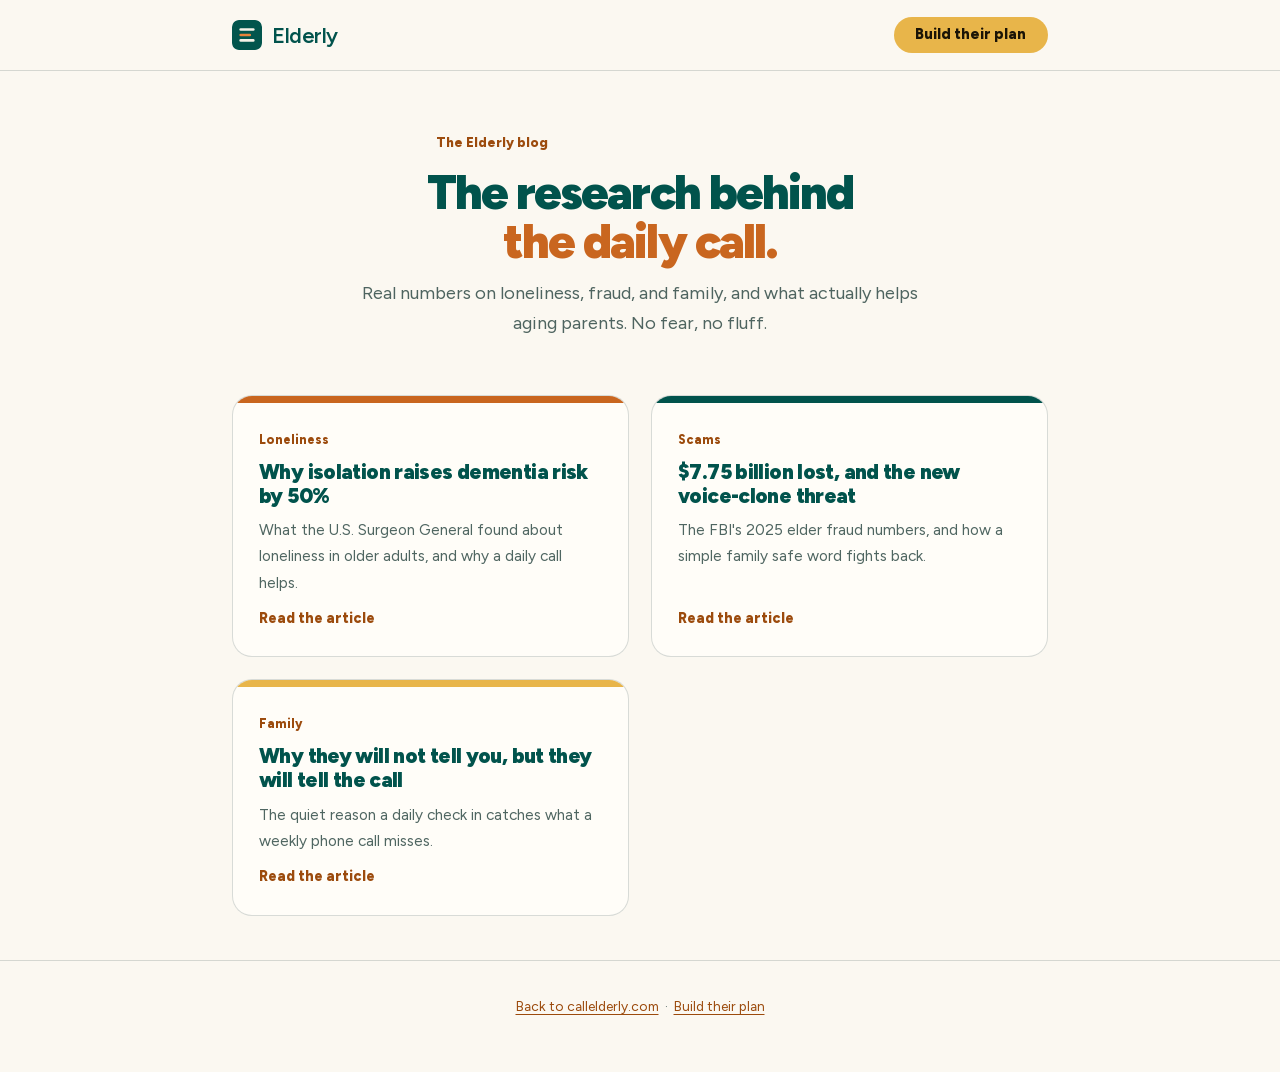
<file: blog/index.html>
<!doctype html>
<html lang="en">
<head>
<meta charset="utf-8">
<meta name="viewport" content="width=device-width, initial-scale=1">
<title>Blog | Elderly</title>
<link rel="stylesheet" href="/motion/fx.css">
<meta name="description" content="The research behind the daily call: real data on loneliness, elder fraud, and family, and what actually helps aging parents.">
<link rel="icon" type="image/svg+xml" href="/favicon.svg">
<link rel="canonical" href="https://www.callelderly.com/blog">
<link rel="alternate" hreflang="en" href="https://www.callelderly.com/blog">
<link rel="alternate" hreflang="x-default" href="https://www.callelderly.com/blog">
<!-- Como se ve el enlace cuando alguien lo comparte por WhatsApp o en redes. -->
<meta property="og:type" content="website">
<meta property="og:site_name" content="Elderly">
<meta property="og:locale" content="en_US">
<meta property="og:url" content="https://www.callelderly.com/blog">
<meta property="og:title" content="Elderly Blog">
<meta property="og:description" content="The research behind the daily call: real data on loneliness, elder fraud, and family, and what actually helps aging parents.">
<meta property="og:image" content="https://www.callelderly.com/og.jpg">
<meta property="og:image:width" content="1200">
<meta property="og:image:height" content="630">
<meta property="og:image:alt" content="An older woman smiling on the phone, outdoors.">
<meta name="twitter:card" content="summary_large_image">
<meta name="twitter:title" content="Elderly Blog">
<meta name="twitter:description" content="The research behind the daily call: real data on loneliness, elder fraud, and family, and what actually helps aging parents.">
<meta name="twitter:image" content="https://www.callelderly.com/og.jpg">
<meta name="twitter:image:alt" content="An older woman smiling on the phone, outdoors.">
<meta name="theme-color" content="#01534C">
<link rel="stylesheet" href="/fonts/fonts.css">
<script>try{document.documentElement.setAttribute('data-theme',localStorage.getItem('theme')||'light')}catch(e){document.documentElement.setAttribute('data-theme','light')}</script>
<style>
:root{
  --teal:#01534C; --forest:#06342F; --cream:#F7F2E7; --amber:#F0913E;
  --honey:#E8B54A; --amber-dp:#C9661F; --amber-tx:#9C4B0D;
  --oat:#F0E8DA; --soft:#FBF8F1; --paper:#FFFDF8;
  --ink:#12302C; --ink-soft:rgba(18,48,44,.74);
  --rule:rgba(18,48,44,.16); --rule-c:rgba(247,242,231,.24);
  --error:#A8320F;
  /* fx.css pinta la barra de lectura con var(--accent): sin esto usa su color de reserva viejo. */
  --accent:#C9661F;
  --bg:#FBF8F1; --surface:#FFFDF8; --line:rgba(18,48,44,.16);
  --sans:"Figtree",-apple-system,BlinkMacSystemFont,"Segoe UI",Roboto,Arial,sans-serif;
  --serif:"Instrument Serif",Georgia,serif;
}
*{box-sizing:border-box;}
body{margin:0;background:var(--soft);color:var(--ink);font-family:var(--sans);font-size:18px;line-height:1.7;-webkit-font-smoothing:antialiased;}
a{color:var(--amber-tx);text-underline-offset:3px;}
:focus-visible{outline:3px solid var(--amber-tx);outline-offset:3px;}
.nav{position:sticky;top:0;z-index:10;background:color-mix(in srgb,var(--soft) 92%,transparent);backdrop-filter:blur(10px);border-bottom:1px solid var(--rule);}
.nav .in{max-width:860px;margin:0 auto;padding:0 22px;height:70px;display:flex;align-items:center;justify-content:space-between;gap:14px;}
.brand{font-weight:600;font-size:1.35rem;letter-spacing:-.02em;text-decoration:none;color:var(--teal);display:inline-flex;align-items:center;gap:10px;}
.brand .bmark{width:30px;height:30px;display:block;flex:none;border-radius:7px;}
/* Un solo boton primario por pantalla: este. */
.nav a.cta{background:var(--honey);color:#1B1406;text-decoration:none;font-weight:800;font-size:.92rem;padding:.6rem 1.35rem;border-radius:999px;line-height:1.2;transition:background .18s ease;}
.nav a.cta:hover{background:var(--amber);}
.wrap{max-width:860px;margin:0 auto;padding:0 22px;}
.head{padding:60px 0 22px;text-align:center;}
.head .ey{font-weight:800;font-size:.84rem;color:var(--amber-tx);margin:0;}
h1{font-weight:900;font-size:clamp(2.1rem,5vw,3rem);margin:14px 0 12px;letter-spacing:-.04em;line-height:1.02;color:var(--teal);}
h1 span{display:block;color:var(--amber-dp);}
.head p{color:var(--ink-soft);max-width:52ch;margin:0 auto;}
.blist{display:grid;grid-template-columns:1fr 1fr;gap:22px;padding:34px 0 44px;}
.bc{background:var(--paper);border:1px solid var(--rule);border-radius:20px;overflow:hidden;text-decoration:none;color:var(--ink);display:flex;flex-direction:column;transition:transform .2s ease,box-shadow .2s ease;}
.bc:hover{transform:translateY(-5px);box-shadow:0 24px 48px -30px rgba(18,48,44,.45);}
/* La barra del logo usada como senal de seccion. */
.bc .top{height:7px;}
.bc.c1 .top{background:var(--amber-dp);}
.bc.c2 .top{background:var(--teal);}
.bc.c3 .top{background:var(--honey);}
.bc .bd{padding:26px;display:flex;flex-direction:column;gap:10px;height:100%;}
.bc .cat{font-weight:800;font-size:.78rem;color:var(--amber-tx);}
.bc h2{font-weight:900;font-size:1.3rem;line-height:1.14;letter-spacing:-.03em;margin:0;color:var(--teal);}
.bc p{color:var(--ink-soft);font-size:.96rem;margin:0;}
.bc .read{margin-top:auto;color:var(--amber-tx);font-weight:800;font-size:.9rem;}
footer{padding:34px 22px 54px;text-align:center;color:var(--ink-soft);font-size:.86rem;border-top:1px solid var(--rule);}
footer a{color:var(--amber-tx);}
@media(max-width:720px){.blist{grid-template-columns:1fr;}}
</style>
</head>
<body>
<div class="nav"><div class="in"><a class="brand" href="/" aria-label="Elderly home"><svg class="bmark" viewBox="0 0 1932 1932" aria-hidden="true"><rect width="1932" height="1932" rx="360" fill="#02554D"/><rect x="476" y="533" width="978" height="164" rx="82" fill="#F6F2E7"/><rect x="476" y="884" width="754" height="164" rx="82" fill="#E8843A"/><rect x="476" y="1231" width="978" height="164" rx="82" fill="#F6F2E7"/></svg>Elderly</a><a class="cta" href="/#price">Build their plan</a></div></div>
<div class="wrap">
  <div class="head">
    <p class="ey">The Elderly blog</p>
    <h1>The research behind<span>the daily call.</span></h1>
    <p>Real numbers on loneliness, fraud, and family, and what actually helps aging parents. No fear, no fluff.</p>
  </div>
  <div class="blist">
    <a class="bc c1" href="/blog/loneliness"><div class="top"></div><div class="bd"><span class="cat">Loneliness</span><h2>Why isolation raises dementia risk by 50%</h2><p>What the U.S. Surgeon General found about loneliness in older adults, and why a daily call helps.</p><span class="read">Read the article</span></div></a>
    <a class="bc c2" href="/blog/elder-fraud"><div class="top"></div><div class="bd"><span class="cat">Scams</span><h2>$7.75 billion lost, and the new voice-clone threat</h2><p>The FBI's 2025 elder fraud numbers, and how a simple family safe word fights back.</p><span class="read">Read the article</span></div></a>
    <a class="bc c3" href="/blog/why-daily-call"><div class="top"></div><div class="bd"><span class="cat">Family</span><h2>Why they will not tell you, but they will tell the call</h2><p>The quiet reason a daily check in catches what a weekly phone call misses.</p><span class="read">Read the article</span></div></a>
  </div>
</div>
<footer><a href="/">Back to callelderly.com</a> &nbsp;·&nbsp; <a href="/#price">Build their plan</a></footer>
<script src="/motion/motion.js" defer></script>
<script src="/motion/fx.js" defer></script>
</body>
</html>
</file>
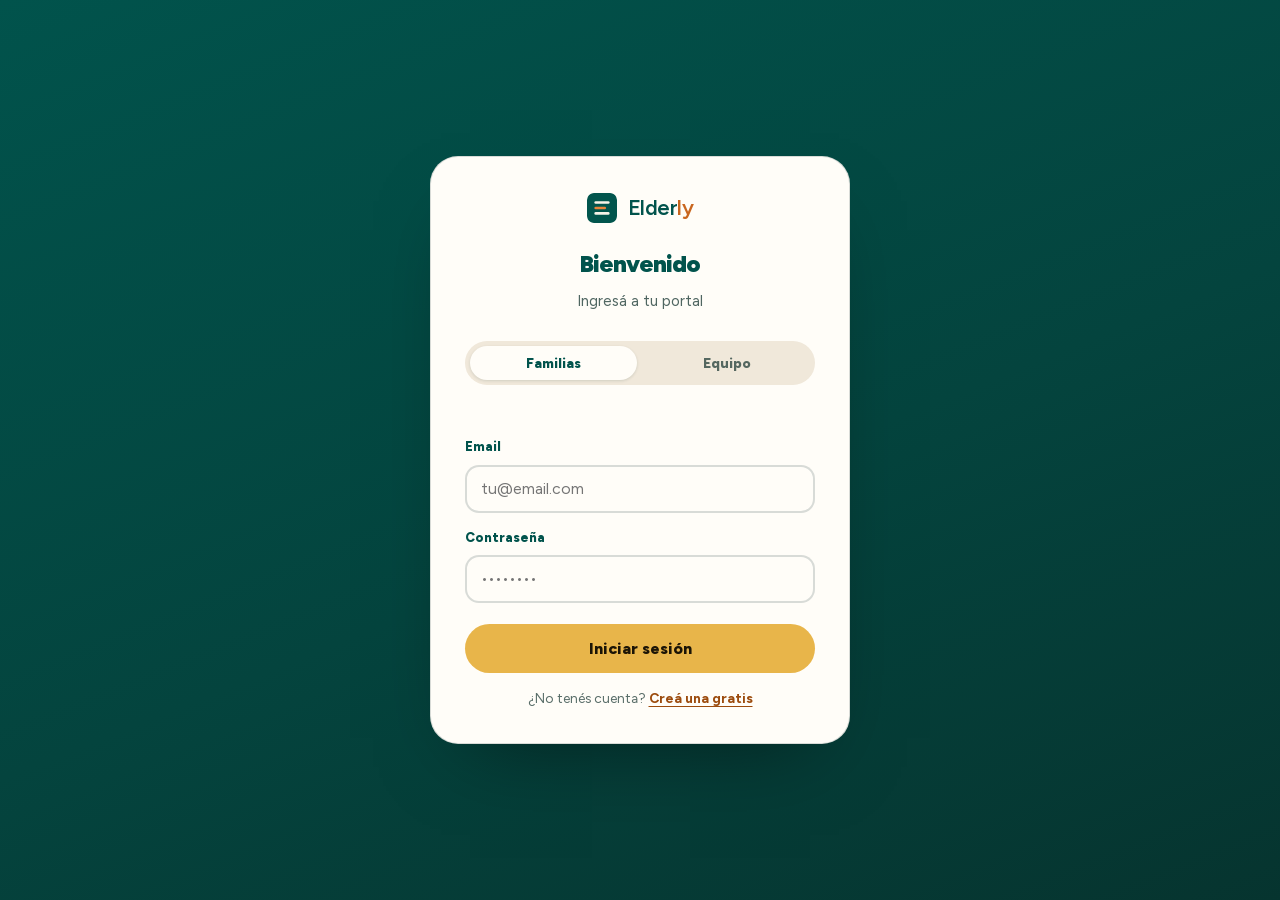
<file: portal/index.html>
<!DOCTYPE html>
<html lang="es">
<head>
<meta charset="utf-8">
<meta name="viewport" content="width=device-width,initial-scale=1">
<title>Portal del equipo · Elderly</title>
<link rel="stylesheet" href="/motion/fx.css">
<meta name="robots" content="noindex">
<link rel="icon" href="/favicon.svg" type="image/svg+xml">
<meta name="theme-color" content="#01534C">
<link rel="stylesheet" href="/fonts/fonts.css">
<script>try{document.documentElement.setAttribute('data-theme',localStorage.getItem('elderly_theme')||'light')}catch(e){document.documentElement.setAttribute('data-theme','light')}</script>
</head>
<body>
<style>
  :root{
    /* paleta oficial */
    --teal:#01534C; --forest:#06342F; --cream:#F7F2E7; --amber:#F0913E;
    --honey:#E8B54A; --amber-dp:#C9661F; --amber-tx:#9C4B0D;
    --oat:#F0E8DA; --soft:#FBF8F1; --paper:#FFFDF8;
    --error:#A8320F;

    --ground:#F0E8DA; --surface:#FFFDF8; --surface-2:#FBF8F1;
    --ink:#12302C; --ink-soft:rgba(18,48,44,.74); --muted:rgba(18,48,44,.6); --line:rgba(18,48,44,.16);
    --rail:#01534C; --rail-ink:#F7F2E7; --rail-ink-soft:rgba(247,242,231,.72); --rail-line:rgba(247,242,231,.2);
    --primary:#01534C; --primary-ink:#F7F2E7; --accent:#C9661F; --accent-soft:#F0E8DA;
    --good:#01534C; --good-bg:rgba(1,83,76,.1); --warn:#9C4B0D; --warn-bg:rgba(240,145,62,.15);
    --crit:#A8320F; --crit-bg:rgba(168,50,15,.11);
    --shadow:0 1px 2px rgba(18,48,44,.05),0 8px 24px -14px rgba(18,48,44,.2);
    --radius:16px; --radius-sm:10px;
    --sans:"Figtree",-apple-system,BlinkMacSystemFont,"Segoe UI",Roboto,Helvetica,Arial,sans-serif;
    --serif:"Instrument Serif",Georgia,serif;
    --mono:ui-monospace,"SF Mono","Cascadia Code",Menlo,Consolas,monospace;
  }
  /* El tema oscuro queda solo para quien lo elige a mano con el boton: no se
     activa por la preferencia del sistema. Los tonos salen del verde de la marca. */
  :root[data-theme="light"]{
    --ground:#F0E8DA; --surface:#FFFDF8; --surface-2:#FBF8F1;
    --ink:#12302C; --ink-soft:rgba(18,48,44,.74); --muted:rgba(18,48,44,.6); --line:rgba(18,48,44,.16);
    --rail:#01534C; --rail-ink:#F7F2E7; --rail-ink-soft:rgba(247,242,231,.72); --rail-line:rgba(247,242,231,.2);
    --primary:#01534C; --primary-ink:#F7F2E7; --accent:#C9661F; --accent-soft:#F0E8DA;
    --good:#01534C; --good-bg:rgba(1,83,76,.1); --warn:#9C4B0D; --warn-bg:rgba(240,145,62,.15);
    --crit:#A8320F; --crit-bg:rgba(168,50,15,.11);
    --shadow:0 1px 2px rgba(18,48,44,.05),0 8px 24px -14px rgba(18,48,44,.2);
  }
  :root[data-theme="dark"]{
    --ground:#052A26; --surface:#06342F; --surface-2:#0A403A;
    --ink:#F7F2E7; --ink-soft:rgba(247,242,231,.8); --muted:rgba(247,242,231,.62); --line:rgba(247,242,231,.16);
    --rail:#031F1C; --rail-ink:#F7F2E7; --rail-ink-soft:rgba(247,242,231,.7); --rail-line:rgba(247,242,231,.16);
    --primary:#E8B54A; --primary-ink:#1B1406; --accent:#F0913E; --accent-soft:rgba(240,145,62,.16);
    --good:#8FD0B4; --good-bg:rgba(143,208,180,.14); --warn:#E8B54A; --warn-bg:rgba(232,181,74,.15);
    --crit:#F0A08A; --crit-bg:rgba(240,160,138,.15);
    --shadow:0 1px 2px rgba(0,0,0,.3),0 10px 30px -16px rgba(0,0,0,.5);
  }

  *{box-sizing:border-box}
  body{margin:0;background:var(--ground);color:var(--ink);font-family:var(--sans);
    -webkit-font-smoothing:antialiased;line-height:1.55}
  h1,h2,h3,h4{margin:0;font-weight:900;letter-spacing:-.04em;text-wrap:balance;color:var(--ink)}
  a{color:var(--amber-tx)}
  button{font-family:inherit;cursor:pointer}
  ::selection{background:var(--honey);color:#1B1406}
  :focus-visible{outline:3px solid var(--amber-tx);outline-offset:3px}

  /* ---------- LOGIN ---------- */
  .login-wrap{min-height:100vh;display:grid;place-items:center;padding:24px;
    background:linear-gradient(158deg,var(--teal) 0%,#04443E 55%,var(--forest) 100%)}
  .login-card{width:100%;max-width:420px;background:var(--paper);border-radius:28px;
    box-shadow:0 34px 80px -40px rgba(0,0,0,.5);overflow:hidden;border:1px solid rgba(18,48,44,.16)}
  .login-head{padding:34px 34px 6px;text-align:center}
  .brand{display:inline-flex;align-items:center;gap:11px;margin-bottom:20px}
  .brand svg{border-radius:7px}
  .brand .word{font-weight:600;font-size:1.35rem;letter-spacing:-.02em;color:#01534C}
  .brand .word b{color:#C9661F;font-weight:600}
  .login-head h1{font-size:1.5rem;color:#01534C}
  .login-head p{color:rgba(18,48,44,.74);font-size:.95rem;margin:8px 0 0}
  .seg{display:flex;gap:6px;background:#F0E8DA;padding:5px;border-radius:999px;margin:22px 34px 0}
  .seg button{flex:1;border:0;background:transparent;color:rgba(18,48,44,.7);font-weight:800;font-size:.87rem;
    padding:9px;border-radius:999px;transition:.15s}
  .seg button[aria-selected="true"]{background:#FFFDF8;color:#01534C;box-shadow:0 1px 3px rgba(18,48,44,.14)}
  .login-body{padding:22px 34px 34px}
  .field{margin-bottom:15px}
  .field label{display:block;font-size:.82rem;font-weight:800;color:#01534C;margin-bottom:7px}
  .field input{width:100%;padding:.78rem .85rem;border:2px solid rgba(18,48,44,.16);background:#FFFDF8;
    color:#12302C;border-radius:14px;font-size:.98rem;font-family:inherit;transition:border-color .15s}
  .field input:focus{outline:none;border-color:#C9661F}
  .field input:focus-visible{outline:3px solid #9C4B0D;outline-offset:3px}
  /* Un solo boton primario por pantalla. */
  .btn{width:100%;border:0;background:var(--honey);color:#1B1406;font-weight:800;font-size:1rem;
    padding:.92rem 1.7rem;border-radius:999px;transition:background .18s ease;line-height:1.2;margin-top:6px}
  .btn:hover{background:var(--amber)}
  .btn:active{transform:translateY(1px)}
  .login-err{color:#A8320F;font-size:.86rem;margin:0 0 12px;min-height:18px;font-weight:700}
  .soon{text-align:center;padding:14px 4px 4px;color:rgba(18,48,44,.74);font-size:.95rem}
  .soon b{color:#01534C;display:block;font-size:1.1rem;font-weight:900;letter-spacing:-.03em;margin-bottom:6px}
  .switch{text-align:center;font-size:.86rem;color:rgba(18,48,44,.7);margin:15px 0 0}
  .switch a{color:#9C4B0D;font-weight:700;text-decoration:underline;text-underline-offset:3px}
  .login-foot{text-align:center;color:var(--rail-ink-soft);font-size:.8rem;margin-top:20px}

  /* ---------- APP SHELL ---------- */
  .app{display:none;min-height:100vh;grid-template-columns:256px 1fr}
  .app.on{display:grid}
  @media(max-width:820px){.app.on{grid-template-columns:1fr}}

  .rail{background:var(--rail);color:var(--rail-ink);padding:22px 16px;display:flex;flex-direction:column;
    gap:6px;position:sticky;top:0;height:100vh}
  @media(max-width:820px){.rail{position:static;height:auto}}
  .rail .brand{padding:4px 8px 18px;margin:0}
  .rail .brand svg{box-shadow:0 0 0 1px rgba(247,242,231,.18)}
  .rail .brand .word{color:var(--rail-ink)}
  .nav{display:flex;flex-direction:column;gap:3px;flex:1}
  .nav button{display:flex;align-items:center;gap:12px;width:100%;border:0;background:transparent;
    color:var(--rail-ink-soft);font-weight:700;font-size:.94rem;padding:11px 12px;border-radius:999px;
    text-align:left;transition:.15s}
  .nav button svg{width:18px;height:18px;flex:none;opacity:.9}
  .nav button:hover{background:rgba(247,242,231,.1);color:var(--rail-ink)}
  .nav button.active{background:var(--honey);color:#1B1406}
  .nav button.active svg{opacity:1}
  .rail-foot{border-top:1px solid var(--rail-line);padding-top:14px;display:flex;align-items:center;gap:10px}
  .avatar{width:34px;height:34px;border-radius:50%;background:var(--honey);color:#1B1406;display:grid;
    place-items:center;font-weight:900;font-size:.88rem;flex:none}
  .rail-foot .who{flex:1;min-width:0}
  .rail-foot .who b{display:block;font-size:.85rem;color:var(--rail-ink);white-space:nowrap;overflow:hidden;text-overflow:ellipsis}
  .rail-foot .who span{font-size:.73rem;color:var(--rail-ink-soft)}
  .icon-btn{border:0;background:rgba(247,242,231,.12);color:var(--rail-ink);width:34px;height:34px;border-radius:10px;
    display:grid;place-items:center;transition:.15s}
  .icon-btn:hover{background:rgba(247,242,231,.22)}
  .icon-btn svg{width:17px;height:17px}

  /* ---------- MAIN ---------- */
  main{padding:30px 34px 60px;max-width:1100px;width:100%}
  @media(max-width:560px){main{padding:22px 18px 50px}}
  .page-head{display:flex;align-items:flex-end;justify-content:space-between;gap:16px;margin-bottom:24px;flex-wrap:wrap}
  .page-head h1{font-size:1.85rem;color:var(--ink)}
  .page-head p{color:var(--muted);font-size:.94rem;margin:6px 0 0}
  .eyebrow{font-size:.78rem;font-weight:800;color:var(--accent);margin-bottom:8px}
  .view{display:none}
  .view.on{display:block;animation:fade .25s ease}
  @keyframes fade{from{opacity:0;transform:translateY(6px)}to{opacity:1;transform:none}}
  @media(prefers-reduced-motion:reduce){.view.on{animation:none}}

  .grid{display:grid;gap:16px}
  .kpis{grid-template-columns:repeat(4,1fr)}
  @media(max-width:820px){.kpis{grid-template-columns:repeat(2,1fr)}}
  .card{background:var(--surface);border:1px solid var(--line);border-radius:var(--radius);padding:20px;box-shadow:var(--shadow)}
  .kpi .lbl{font-size:.8rem;color:var(--muted);font-weight:700}
  .kpi .val{font-size:1.9rem;font-weight:900;letter-spacing:-.04em;margin-top:8px;font-variant-numeric:tabular-nums;color:var(--ink)}
  .kpi .val small{font-size:.94rem;font-weight:600;color:var(--muted);letter-spacing:0}
  .kpi .sub{font-size:.8rem;color:var(--muted);margin-top:4px}

  .section-title{display:flex;align-items:center;justify-content:space-between;gap:12px;margin:30px 0 14px}
  .section-title h2{font-size:1.15rem}
  .section-title:first-child{margin-top:0}

  /* table */
  .tbl-wrap{overflow-x:auto;border:1px solid var(--line);border-radius:var(--radius);background:var(--surface);box-shadow:var(--shadow)}
  table{width:100%;border-collapse:collapse;font-size:.86rem;min-width:720px}
  thead th{text-align:left;font-size:.78rem;color:var(--amber-tx);
    font-weight:800;padding:13px 14px;border-bottom:1px solid var(--line);white-space:nowrap;background:var(--surface-2)}
  tbody td{padding:12px 14px;border-bottom:1px solid var(--line);vertical-align:middle;color:var(--ink-soft)}
  tbody tr:last-child td{border-bottom:0}
  tbody tr:hover{background:var(--surface-2)}
  td .pname{font-weight:800;color:var(--ink)}
  td.num{font-variant-numeric:tabular-nums;text-align:right;white-space:nowrap;font-family:var(--mono);color:var(--ink)}
  [contenteditable]{outline:none;border-radius:6px;transition:.12s;min-width:20px}
  [contenteditable]:hover{box-shadow:inset 0 0 0 1px var(--line)}
  [contenteditable]:focus{box-shadow:inset 0 0 0 2px var(--accent);background:var(--surface)}
  .mono{font-family:var(--mono)}
  .email{font-family:var(--mono);font-size:.8rem}

  .pill{display:inline-flex;align-items:center;gap:6px;font-size:.76rem;font-weight:800;padding:4px 11px;border-radius:999px;white-space:nowrap}
  .pill::before{content:"";width:6px;height:6px;border-radius:50%;background:currentColor}
  .pill.ok{color:var(--good);background:var(--good-bg)}
  .pill.warn{color:var(--warn);background:var(--warn-bg)}
  .pill.crit{color:var(--crit);background:var(--crit-bg)}
  .pill.dev{color:var(--muted);background:var(--surface-2)}

  .rowbtn{border:0;background:transparent;color:var(--muted);width:26px;height:26px;border-radius:8px;display:grid;place-items:center}
  .rowbtn:hover{background:var(--crit-bg);color:var(--crit)}
  .rowbtn svg{width:15px;height:15px}
  .ghost{border:2px solid var(--line);background:var(--surface);color:var(--ink);font-weight:700;font-size:.86rem;
    padding:9px 16px;border-radius:999px;display:inline-flex;align-items:center;gap:7px;transition:.15s}
  .ghost:hover{border-color:var(--primary);color:var(--primary)}
  .ghost svg{width:15px;height:15px}

  .save-hint{font-size:.76rem;color:var(--muted);display:inline-flex;align-items:center;gap:6px}
  .save-hint svg{width:13px;height:13px;color:var(--good)}

  /* status list */
  .status-list{display:flex;flex-direction:column;gap:2px}
  .status-row{display:flex;align-items:center;gap:14px;padding:14px 4px;border-bottom:1px solid var(--line)}
  .status-row:last-child{border-bottom:0}
  .status-row .st-name{flex:1;font-weight:700;color:var(--ink)}
  .status-row .st-desc{color:var(--muted);font-size:.83rem;font-weight:400;display:block;margin-top:2px}
  .dot{width:22px;height:22px;border-radius:8px;flex:none;display:grid;place-items:center}
  .dot svg{width:13px;height:13px;color:var(--cream)}
  .dot.done{background:var(--teal)} .dot.prog{background:var(--amber-dp)} .dot.todo{background:var(--line)}
  .dot.todo::after{content:"";width:7px;height:7px;border-radius:50%;background:var(--muted)}

  .stack-chips{display:flex;flex-wrap:wrap;gap:8px;margin-top:6px}
  .chip{font-size:.8rem;font-weight:600;padding:6px 13px;border-radius:999px;background:var(--surface-2);
    border:1px solid var(--line);color:var(--ink-soft)}
  .chip b{color:var(--primary);font-weight:800}

  /* team */
  .team-grid{grid-template-columns:repeat(3,1fr)}
  @media(max-width:720px){.team-grid{grid-template-columns:1fr}}
  .member{display:flex;gap:14px;align-items:center}
  .member .av{width:46px;height:46px;border-radius:14px;background:var(--primary);color:var(--primary-ink);
    display:grid;place-items:center;font-weight:900;font-size:1.05rem;flex:none}
  .member .m-name{font-weight:800;color:var(--ink)}
  .member .m-role{font-size:.8rem;color:var(--accent);font-weight:700}
  .member .m-mail{font-size:.76rem;color:var(--muted);font-family:var(--mono);margin-top:2px}

  textarea.notes{width:100%;min-height:280px;border:2px solid var(--line);background:var(--surface);color:var(--ink);
    border-radius:var(--radius);padding:18px;font-family:inherit;font-size:.94rem;line-height:1.65;resize:vertical;box-shadow:var(--shadow)}
  textarea.notes:focus{outline:none;border-color:var(--accent)}

  .banner{display:flex;gap:12px;align-items:flex-start;background:var(--accent-soft);border:1px solid var(--line);
    border-left:5px solid var(--accent);border-radius:var(--radius);padding:14px 16px;margin-bottom:22px}
  .banner svg{width:18px;height:18px;color:var(--accent);flex:none;margin-top:1px}
  .banner p{margin:0;font-size:.86rem;color:var(--ink-soft)}
  .banner b{color:var(--ink);font-weight:800}
  .muted{color:var(--muted)}
</style>

<!-- ================= LOGIN ================= -->
<div class="login-wrap" id="login">
  <div class="login-card">
    <div class="login-head">
      <div class="brand">
        <svg width="30" height="30" viewBox="0 0 1932 1932" aria-hidden="true"><rect width="1932" height="1932" rx="360" fill="#02554D"/><rect x="476" y="533" width="978" height="164" rx="82" fill="#F6F2E7"/><rect x="476" y="884" width="754" height="164" rx="82" fill="#E8843A"/><rect x="476" y="1231" width="978" height="164" rx="82" fill="#F6F2E7"/></svg>
        <span class="word">Elder<b>ly</b></span>
      </div>
      <h1>Bienvenido</h1>
      <p>Ingresá a tu portal</p>
    </div>
    <div class="seg" role="tablist">
      <button role="tab" aria-selected="true" data-tab="family">Familias</button>
      <button role="tab" aria-selected="false" data-tab="team">Equipo</button>
    </div>
    <div class="login-body">
      <!-- FAMILIAS: iniciar sesión + crear cuenta -->
      <div data-pane="family">
        <div id="famLogin">
          <p class="login-err" id="famErr"></p>
          <div class="field"><label>Email</label><input type="email" id="famEmail" placeholder="tu@email.com" autocomplete="username"></div>
          <div class="field"><label>Contraseña</label><input type="password" id="famPass" placeholder="••••••••" autocomplete="current-password"></div>
          <button class="btn" id="famLoginBtn" type="button">Iniciar sesión</button>
          <p class="switch">¿No tenés cuenta? <a href="#" id="toSignup">Creá una gratis</a></p>
        </div>
        <div id="famSignup" hidden>
          <p class="login-err" id="famErr2"></p>
          <div class="field"><label>Tu nombre</label><input type="text" id="suName" placeholder="Nombre y apellido"></div>
          <div class="field"><label>Email</label><input type="email" id="suEmail" placeholder="tu@email.com"></div>
          <div class="field"><label>Contraseña</label><input type="password" id="suPass" placeholder="Elegí una contraseña"></div>
          <button class="btn" id="famSignupBtn" type="button">Crear mi cuenta</button>
          <p class="switch">¿Ya tenés cuenta? <a href="#" id="toLogin">Iniciá sesión</a></p>
        </div>
        <div id="famDone" class="soon" hidden><b>¡Gracias!</b>Estamos activando los portales de familias. Te vamos a avisar por email apenas esté listo para vos.</div>
      </div>
      <!-- EQUIPO -->
      <form id="teamForm" data-pane="team" hidden>
        <p class="login-err" id="loginErr"></p>
        <div class="field"><label>Email</label><input type="email" id="email" placeholder="tu@heyzawo.com" autocomplete="username"></div>
        <div class="field"><label>Contraseña</label><input type="password" id="pass" placeholder="••••••••" autocomplete="current-password"></div>
        <button class="btn" type="submit">Entrar al panel</button>
      </form>
    </div>
  </div>
</div>

<!-- ================= APP ================= -->
<div class="app" id="app">
  <aside class="rail">
    <div class="brand">
      <svg width="28" height="28" viewBox="0 0 1932 1932" aria-hidden="true"><rect width="1932" height="1932" rx="360" fill="#02554D"/><rect x="476" y="533" width="978" height="164" rx="82" fill="#F6F2E7"/><rect x="476" y="884" width="754" height="164" rx="82" fill="#E8843A"/><rect x="476" y="1231" width="978" height="164" rx="82" fill="#F6F2E7"/></svg>
      <span class="word">Elder<b style="color:#E8B54A">ly</b></span>
    </div>
    <nav class="nav" id="nav"></nav>
    <div class="rail-foot">
      <div class="avatar" id="uAvatar">M</div>
      <div class="who"><b id="uName">Matías</b><span>Equipo</span></div>
      <button class="icon-btn" id="themeBtn" title="Cambiar tema" aria-label="Cambiar tema"></button>
      <button class="icon-btn" id="logout" title="Salir" aria-label="Salir">
        <svg viewBox="0 0 24 24" fill="none" stroke="currentColor" stroke-width="2" stroke-linecap="round" stroke-linejoin="round"><path d="M9 21H5a2 2 0 0 1-2-2V5a2 2 0 0 1 2-2h4"/><polyline points="16 17 21 12 16 7"/><line x1="21" y1="12" x2="9" y2="12"/></svg>
      </button>
    </div>
  </aside>

  <main id="main"></main>
</div>

<script>
(function(){
  "use strict";
  var KEY="elderly_admin_v1";
  var el=function(id){return document.getElementById(id)};

  /* ---- theme (light default, remembered) ---- */
  var root=document.documentElement;
  function setTheme(t){root.setAttribute("data-theme",t);try{localStorage.setItem("elderly_theme",t)}catch(e){}
    el("themeBtn").innerHTML=t==="dark"
      ? '<svg viewBox="0 0 24 24" fill="none" stroke="currentColor" stroke-width="2" stroke-linecap="round"><circle cx="12" cy="12" r="4.5"/><path d="M12 2v2M12 20v2M2 12h2M20 12h2M5 5l1.4 1.4M17.6 17.6L19 19M19 5l-1.4 1.4M6.4 17.6L5 19"/></svg>'
      : '<svg viewBox="0 0 24 24" fill="none" stroke="currentColor" stroke-width="2" stroke-linecap="round"><path d="M21 12.8A9 9 0 1 1 11.2 3a7 7 0 0 0 9.8 9.8z"/></svg>';
  }
  var savedTheme="light";try{savedTheme=localStorage.getItem("elderly_theme")||"light"}catch(e){}

  /* ---- seed data ---- */
  var SEED={
    platforms:[
      {name:"Twilio",use:"Telefonía · las llamadas",email:"",plan:"Pay as you go",cost:"",note:"Cuenta Missionary Packages · saldo US$35.63 · ~US$0.014/min US→US",status:"ok"},
      {name:"Deepgram",use:"Speech-to-text · el oído",email:"matias@heyzawo.com",plan:"Pay as you go",cost:"0",note:"US$200 de crédito gratis · modelo nova-2",status:"ok"},
      {name:"OpenAI",use:"LLM · el cerebro",email:"matias@heyzawo.com",plan:"Pay as you go",cost:"",note:"Cargados US$10 · gpt-4o-mini",status:"ok"},
      {name:"Cartesia",use:"Text-to-speech · la voz",email:"matias@heyzawo.com",plan:"Free credits",cost:"0",note:"Cuenta ZAWO · crédito gratis (se agotó parcial)",status:"ok"},
      {name:"Vercel",use:"Hosting de la web",email:"matias@heyzawo.com",plan:"Hobby (free)",cost:"0",note:"Sirve callelderly.com y heyzawo.com",status:"ok"},
      {name:"GoDaddy",use:"Dominio callelderly.com",email:"matias@heyzawo.com",plan:"Registro anual",cost:"",note:"~US$20/año (dividir /12 para mensual)",status:"ok"},
      {name:"GitHub",use:"Código de la web",email:"matias@heyzawo.com",plan:"Free",cost:"0",note:"repo hey-zawo",status:"ok"},
      {name:"ngrok",use:"Túnel para pruebas de llamadas",email:"matias@heyzawo.com",plan:"Free",cost:"0",note:"Solo desarrollo local",status:"dev"}
    ],
    team:[
      {name:"Matías",email:"matias@heyzawo.com",role:"Co-fundador"},
      {name:"Pablo",email:"pablo@heyzawo.com",role:"Co-fundador"},
      {name:"Belén",email:"",role:"Socia"}
    ],
    notes:"Notas del equipo · anotá acá decisiones, pendientes, ideas.\n\n• 24/07 · MVP de llamadas telefónicas funcionando. Probado con Matías, Pablo y Belén: a los tres les encantó.\n• Aprendizaje: conviene llamar desde el número propio de Twilio (+1 385 233-9455), no desde el caller ID verificado (lo filtran como spam).\n• Voces elegidas: Jorge (ES hombre), Mariana (ES mujer), Nolan (EN hombre), Rory (EN mujer). Velocidad 1.15.\n• Pendiente: reporte a la familia, llamadas agendadas, onboarding web."
  };

  var data;
  function load(){try{var s=localStorage.getItem(KEY);data=s?JSON.parse(s):JSON.parse(JSON.stringify(SEED));}catch(e){data=JSON.parse(JSON.stringify(SEED));}}
  function save(){try{localStorage.setItem(KEY,JSON.stringify(data));flashSaved();}catch(e){}}
  var savedTimer;
  function flashSaved(){var h=document.querySelectorAll(".save-live");h.forEach(function(n){n.textContent="Guardado";n.style.opacity="1";});clearTimeout(savedTimer);savedTimer=setTimeout(function(){h.forEach(function(n){n.style.opacity=".55"})},1400);}

  /* ---- icons ---- */
  var I={
    home:'<svg viewBox="0 0 24 24" fill="none" stroke="currentColor" stroke-width="2" stroke-linecap="round" stroke-linejoin="round"><path d="M3 10.5 12 3l9 7.5"/><path d="M5 9.5V21h14V9.5"/></svg>',
    cost:'<svg viewBox="0 0 24 24" fill="none" stroke="currentColor" stroke-width="2" stroke-linecap="round" stroke-linejoin="round"><rect x="3" y="5" width="18" height="14" rx="2"/><path d="M3 10h18"/></svg>',
    rocket:'<svg viewBox="0 0 24 24" fill="none" stroke="currentColor" stroke-width="2" stroke-linecap="round" stroke-linejoin="round"><path d="M5 15c-1.5 1.5-2 5-2 5s3.5-.5 5-2M9 12l3 3M12 3c4 2 6 6 6 10l-4 2-6-6 2-4c1.5-1.5 2 0 2-2z"/><circle cx="14.5" cy="9.5" r="1.3"/></svg>',
    team:'<svg viewBox="0 0 24 24" fill="none" stroke="currentColor" stroke-width="2" stroke-linecap="round" stroke-linejoin="round"><circle cx="9" cy="8" r="3.2"/><path d="M3.5 20a5.5 5.5 0 0 1 11 0"/><path d="M16 5.2a3.2 3.2 0 0 1 0 5.9M17 20a5.5 5.5 0 0 0-2.5-4.6"/></svg>',
    note:'<svg viewBox="0 0 24 24" fill="none" stroke="currentColor" stroke-width="2" stroke-linecap="round" stroke-linejoin="round"><path d="M5 3h11l4 4v14H5z"/><path d="M15 3v5h5M8.5 13h7M8.5 17h7"/></svg>',
    plus:'<svg viewBox="0 0 24 24" fill="none" stroke="currentColor" stroke-width="2" stroke-linecap="round"><path d="M12 5v14M5 12h14"/></svg>',
    trash:'<svg viewBox="0 0 24 24" fill="none" stroke="currentColor" stroke-width="2" stroke-linecap="round" stroke-linejoin="round"><path d="M4 7h16M9 7V4h6v3M6 7l1 13h10l1-13"/></svg>',
    check:'<svg viewBox="0 0 24 24" fill="none" stroke="currentColor" stroke-width="3" stroke-linecap="round" stroke-linejoin="round"><path d="M5 12l5 5L20 6"/></svg>',
    clock:'<svg viewBox="0 0 24 24" fill="none" stroke="currentColor" stroke-width="2.5" stroke-linecap="round" stroke-linejoin="round"><circle cx="12" cy="12" r="9"/><path d="M12 7v5l3 2"/></svg>',
    info:'<svg viewBox="0 0 24 24" fill="none" stroke="currentColor" stroke-width="2" stroke-linecap="round" stroke-linejoin="round"><circle cx="12" cy="12" r="9"/><path d="M12 11v5M12 8h.01"/></svg>'
  };

  var PAGES=[
    {id:"resumen",label:"Resumen",icon:"home"},
    {id:"costos",label:"Costos y plataformas",icon:"cost"},
    {id:"producto",label:"Estado del producto",icon:"rocket"},
    {id:"equipo",label:"Equipo",icon:"team"},
    {id:"notas",label:"Notas",icon:"note"}
  ];

  /* ---- helpers ---- */
  function esc(s){return (s||"").replace(/&/g,"&amp;").replace(/</g,"&lt;").replace(/>/g,"&gt;")}
  function num(v){var n=parseFloat(String(v).replace(/[^0-9.\-]/g,""));return isNaN(n)?0:n}
  function money(n){return n.toLocaleString("en-US",{minimumFractionDigits:2,maximumFractionDigits:2})}

  function monthlyTotal(){var t=0;data.platforms.forEach(function(p){t+=num(p.cost)});return t}
  function usageCount(){return data.platforms.filter(function(p){return String(p.cost).trim()===""}).length}

  /* ---- renderers ---- */
  function pageHead(eyebrow,title,sub){
    return '<div class="page-head"><div><div class="eyebrow">'+eyebrow+'</div><h1>'+title+'</h1>'+(sub?'<p>'+sub+'</p>':'')+'</div><span class="save-hint save-live" style="opacity:.55">'+I.check+'Se guarda en tu navegador</span></div>';
  }

  function viewResumen(){
    var total=monthlyTotal(), usage=usageCount(), active=data.platforms.filter(function(p){return p.status==="ok"}).length;
    return pageHead("Panel interno","Resumen","Todo lo importante del proyecto, en un vistazo.")+
    '<div class="grid kpis">'+
      kpi("Costo fijo / mes","US$ "+money(total),"suma de planes con precio fijo")+
      kpi("Servicios por uso",String(usage),"pagan según consumo (llamadas, IA)")+
      kpi("Plataformas activas",String(active),"de "+data.platforms.length+" en total")+
      kpi("MVP","Llamando ✓","las llamadas de voz funcionan")+
    '</div>'+
    '<div class="section-title"><h2>Dónde estamos</h2></div>'+
    '<div class="card"><div class="stack-chips">'+
      '<span class="chip"><b>Web</b> callelderly.com live (ES/EN)</span>'+
      '<span class="chip"><b>Llamadas</b> voz IA real, probada</span>'+
      '<span class="chip"><b>Voces</b> catálogo listo para elegir</span>'+
      '<span class="chip"><b>Próximo</b> reporte a la familia</span>'+
    '</div></div>'+
    '<div class="section-title"><h2>Accesos rápidos</h2></div>'+
    '<div class="grid" style="grid-template-columns:repeat(2,1fr)">'+
      linkCard("Costos y plataformas","Qué usamos, con qué correo y cuánto pagamos.","costos")+
      linkCard("Estado del producto","Qué está listo y qué sigue en el MVP.","producto")+
    '</div>';
  }
  function kpi(l,v,s){return '<div class="card kpi"><div class="lbl">'+l+'</div><div class="val">'+v+'</div><div class="sub">'+s+'</div></div>'}
  function linkCard(t,d,go){return '<button class="card" data-go="'+go+'" style="text-align:left;cursor:pointer;border-color:var(--line)"><div style="font-weight:700;margin-bottom:5px">'+t+'</div><div class="muted" style="font-size:13px">'+d+'</div></button>'}

  function viewCostos(){
    var rows=data.platforms.map(function(p,i){
      var st=p.status==="ok"?'<span class="pill ok">Activo</span>':p.status==="dev"?'<span class="pill dev">Dev</span>':'<span class="pill warn">Revisar</span>';
      return '<tr data-i="'+i+'">'+
        '<td><span class="pname" contenteditable data-f="name">'+esc(p.name)+'</span><div class="muted" style="font-size:12px;margin-top:2px" contenteditable data-f="use">'+esc(p.use)+'</div></td>'+
        '<td class="email" contenteditable data-f="email">'+esc(p.email||"·")+'</td>'+
        '<td contenteditable data-f="plan">'+esc(p.plan)+'</td>'+
        '<td class="num"><span contenteditable data-f="cost">'+esc(p.cost)+'</span></td>'+
        '<td>'+st+'</td>'+
        '<td class="muted" style="font-size:12.5px;min-width:180px" contenteditable data-f="note">'+esc(p.note)+'</td>'+
        '<td><button class="rowbtn" data-del="'+i+'" title="Quitar">'+I.trash+'</button></td>'+
      '</tr>';
    }).join("");
    return pageHead("Cuentas","Costos y plataformas","Todo lo que usamos hoy. Tocá cualquier celda para editarla. El costo va en dólares por mes (dejalo vacío si es por uso).")+
    '<div class="banner">'+I.info+'<p><b>El costo fuerte hoy es Twilio</b>, y solo porque probamos llamando a Argentina. En el mercado real (familias en US llamando a padres en US) la telefonía es baratísima (~US$0.014/min). El resto son créditos gratis o planes free.</p></div>'+
    '<div class="tbl-wrap"><table><thead><tr>'+
      '<th>Plataforma</th><th>Email de acceso</th><th>Plan</th><th style="text-align:right">US$/mes</th><th>Estado</th><th>Notas</th><th></th>'+
    '</tr></thead><tbody id="costBody">'+rows+'</tbody></table></div>'+
    '<div style="margin-top:14px;display:flex;gap:10px;align-items:center;flex-wrap:wrap">'+
      '<button class="ghost" id="addRow">'+I.plus+'Agregar plataforma</button>'+
      '<span class="save-hint save-live" style="opacity:.55">'+I.check+'Se guarda en tu navegador</span>'+
    '</div>';
  }

  function viewProducto(){
    var steps=[
      ["done","Web pública","callelderly.com en español e inglés, con la marca Elderly."],
      ["done","Llamadas de voz (IA)","Elderly llama a un teléfono real y conversa. Probado con el equipo."],
      ["prog","Selección de voces","Catálogo de 352 voces descargado; eligiendo las finalistas."],
      ["todo","Reporte a la familia","Resumen por email después de cada llamada (ánimo, salud, estafas)."],
      ["todo","Llamadas agendadas","Que las llamadas salgan solas a una hora fija cada día."],
      ["todo","Onboarding de familias","Alta web: la familia carga a su ser querido y elige voz y horario."],
      ["todo","Portal de familias","Cada familia entra a ver sus reportes y configurar."]
    ];
    var list=steps.map(function(s){
      var d=s[0]==="done"?'<span class="dot done">'+I.check+'</span>':s[0]==="prog"?'<span class="dot prog">'+I.clock+'</span>':'<span class="dot todo"></span>';
      var tag=s[0]==="done"?'<span class="pill ok">Listo</span>':s[0]==="prog"?'<span class="pill warn">En curso</span>':'<span class="pill dev">Pendiente</span>';
      return '<div class="status-row">'+d+'<div class="st-name">'+s[1]+'<span class="st-desc">'+s[2]+'</span></div>'+tag+'</div>';
    }).join("");
    return pageHead("Producto","Estado del producto","El camino del MVP: qué está listo y qué sigue.")+
    '<div class="card"><div class="status-list">'+list+'</div></div>'+
    '<div class="section-title"><h2>Cómo está hecho (stack)</h2></div>'+
    '<div class="card"><p class="muted" style="margin:0 0 12px;font-size:13.5px">Cada llamada pasa por estas piezas, en orden:</p><div class="stack-chips">'+
      '<span class="chip"><b>Twilio</b> teléfono</span>'+
      '<span class="chip"><b>Deepgram</b> oído (voz→texto)</span>'+
      '<span class="chip"><b>OpenAI</b> cerebro (qué responder)</span>'+
      '<span class="chip"><b>Cartesia</b> voz (texto→voz)</span>'+
      '<span class="chip"><b>Pipecat</b> orquesta todo</span>'+
    '</div></div>';
  }

  function viewEquipo(){
    var cards=data.team.map(function(m,i){
      var ini=(m.name||"?").trim().charAt(0).toUpperCase();
      return '<div class="card member" data-ti="'+i+'"><div class="av">'+ini+'</div><div style="min-width:0"><div class="m-name" contenteditable data-tf="name">'+esc(m.name)+'</div><div class="m-role" contenteditable data-tf="role">'+esc(m.role)+'</div><div class="m-mail" contenteditable data-tf="email">'+esc(m.email||"·")+'</div></div></div>';
    }).join("");
    return pageHead("Personas","Equipo","Quiénes somos y con qué correo entramos.")+
    '<div class="grid team-grid">'+cards+'</div>'+
    '<div class="banner" style="margin-top:22px">'+I.info+'<p>Cuando montemos el backend, cada persona va a tener su <b>login propio</b> con su email y contraseña, y estos datos van a ser <b>compartidos</b> (los tres ven lo mismo en vivo).</p></div>';
  }

  function viewNotas(){
    return pageHead("Bitácora","Notas","Decisiones, pendientes e ideas del equipo.")+
    '<textarea class="notes" id="notesArea" spellcheck="false">'+esc(data.notes)+'</textarea>'+
    '<div style="margin-top:10px"><span class="save-hint save-live" style="opacity:.55">'+I.check+'Se guarda en tu navegador</span></div>';
  }

  var VIEWS={resumen:viewResumen,costos:viewCostos,producto:viewProducto,equipo:viewEquipo,notas:viewNotas};

  function render(page){
    el("main").innerHTML='<div class="view on">'+VIEWS[page]()+'</div>';
    document.querySelectorAll("#nav button").forEach(function(b){b.classList.toggle("active",b.dataset.page===page)});
    wire(page);
    try{localStorage.setItem("elderly_admin_page",page)}catch(e){}
  }

  function wire(page){
    document.querySelectorAll("[data-go]").forEach(function(b){b.onclick=function(){go(b.dataset.go)}});
    if(page==="costos"){
      document.querySelectorAll("#costBody [contenteditable]").forEach(function(c){
        c.addEventListener("blur",function(){var tr=c.closest("tr");data.platforms[+tr.dataset.i][c.dataset.f]=c.textContent.trim();save();});
      });
      document.querySelectorAll("[data-del]").forEach(function(b){b.onclick=function(){data.platforms.splice(+b.dataset.del,1);save();render("costos")}});
      var add=el("addRow");if(add)add.onclick=function(){data.platforms.push({name:"Nueva plataforma",use:"para qué",email:"",plan:"",cost:"",note:"",status:"ok"});save();render("costos")};
    }
    if(page==="equipo"){
      document.querySelectorAll("[data-tf]").forEach(function(c){
        c.addEventListener("blur",function(){var card=c.closest("[data-ti]");data.team[+card.dataset.ti][c.dataset.tf]=c.textContent.trim();save();if(c.dataset.tf==="name")card.querySelector(".av").textContent=(c.textContent.trim()||"?").charAt(0).toUpperCase();});
      });
    }
    if(page==="notas"){
      var n=el("notesArea");n.addEventListener("input",function(){data.notes=n.value;save()});
    }
  }

  function go(page){render(page)}

  /* ---- nav build ---- */
  function buildNav(){
    el("nav").innerHTML=PAGES.map(function(p){return '<button data-page="'+p.id+'">'+I[p.icon]+'<span>'+p.label+'</span></button>'}).join("");
    document.querySelectorAll("#nav button").forEach(function(b){b.onclick=function(){go(b.dataset.page)}});
  }

  /* ---- auth: solo los 3 del equipo. Guardamos el HASH de la contraseña, nunca el texto. ---- */
  var ACCOUNTS={
    "matias@heyzawo.com":{name:"Matías",hash:"17cba007407bd75e21d906ebfe8726853582fab39e1f03dc9bd57a2b454b47c2"},
    "pablo@heyzawo.com":{name:"Pablo",hash:"435b3265482ba13e8e83e2bab79724f04ee8e8edad9841d47d51e2bcbb0091f6"},
    "belen@heyzawo.com":{name:"Belén",hash:"952e1cce5a5f3bddc35fe0d965a2e6b7c284a320b8850a86d29e10dc01c21ff6"}
  };
  function sha256hex(s){
    return crypto.subtle.digest("SHA-256",new TextEncoder().encode(s)).then(function(buf){
      return Array.prototype.map.call(new Uint8Array(buf),function(b){return b.toString(16).padStart(2,"0")}).join("");
    });
  }
  function enter(name){
    el("login").style.display="none";
    el("app").classList.add("on");
    el("uName").textContent=name;
    el("uAvatar").textContent=name.charAt(0).toUpperCase();
    load();buildNav();
    var last="resumen";try{last=localStorage.getItem("elderly_admin_page")||"resumen"}catch(e){}
    render(VIEWS[last]?last:"resumen");
  }

  el("teamForm").addEventListener("submit",function(e){
    e.preventDefault();
    var mail=el("email").value.trim().toLowerCase(), pass=el("pass").value;
    var acc=ACCOUNTS[mail];
    if(!acc){el("loginErr").textContent="Ese email no tiene acceso al portal del equipo.";return}
    sha256hex(pass).then(function(h){
      if(h!==acc.hash){el("loginErr").textContent="Contraseña incorrecta.";return}
      el("loginErr").textContent="";
      try{sessionStorage.setItem("elderly_sess",acc.name)}catch(e2){}
      enter(acc.name);
    }).catch(function(){el("loginErr").textContent="No se pudo validar. Probá de nuevo.";});
  });

  el("logout").onclick=function(){try{sessionStorage.removeItem("elderly_sess")}catch(e){}location.reload()};
  el("themeBtn").onclick=function(){setTheme(root.getAttribute("data-theme")==="dark"?"light":"dark")};

  /* familias: login + crear cuenta (prototipo front-end; el backend llega con los portales de familias) */
  function famShow(which){
    el("famLogin").hidden=which!=="login";
    el("famSignup").hidden=which!=="signup";
    el("famDone").hidden=which!=="done";
  }
  el("toSignup").onclick=function(e){e.preventDefault();el("famErr").textContent="";famShow("signup")};
  el("toLogin").onclick=function(e){e.preventDefault();el("famErr2").textContent="";famShow("login")};
  el("famLoginBtn").onclick=function(){
    if(!el("famEmail").value.trim()){el("famErr").textContent="Poné tu email.";return}
    famShow("done");
  };
  el("famSignupBtn").onclick=function(){
    if(!el("suName").value.trim()||!el("suEmail").value.trim()){el("famErr2").textContent="Completá tu nombre y email.";return}
    famShow("done");
  };

  /* login tabs */
  document.querySelectorAll(".seg button").forEach(function(b){
    b.onclick=function(){
      document.querySelectorAll(".seg button").forEach(function(x){x.setAttribute("aria-selected",x===b)});
      document.querySelectorAll("[data-pane]").forEach(function(p){p.hidden=p.dataset.pane!==b.dataset.tab});
      if(b.dataset.tab==="family")famShow("login");
    };
  });

  /* init */
  setTheme(savedTheme);
  var sess=null;try{sess=sessionStorage.getItem("elderly_sess")}catch(e){}
  if(sess){enter(sess)}
})();
</script>

</body>
</html>
</file>
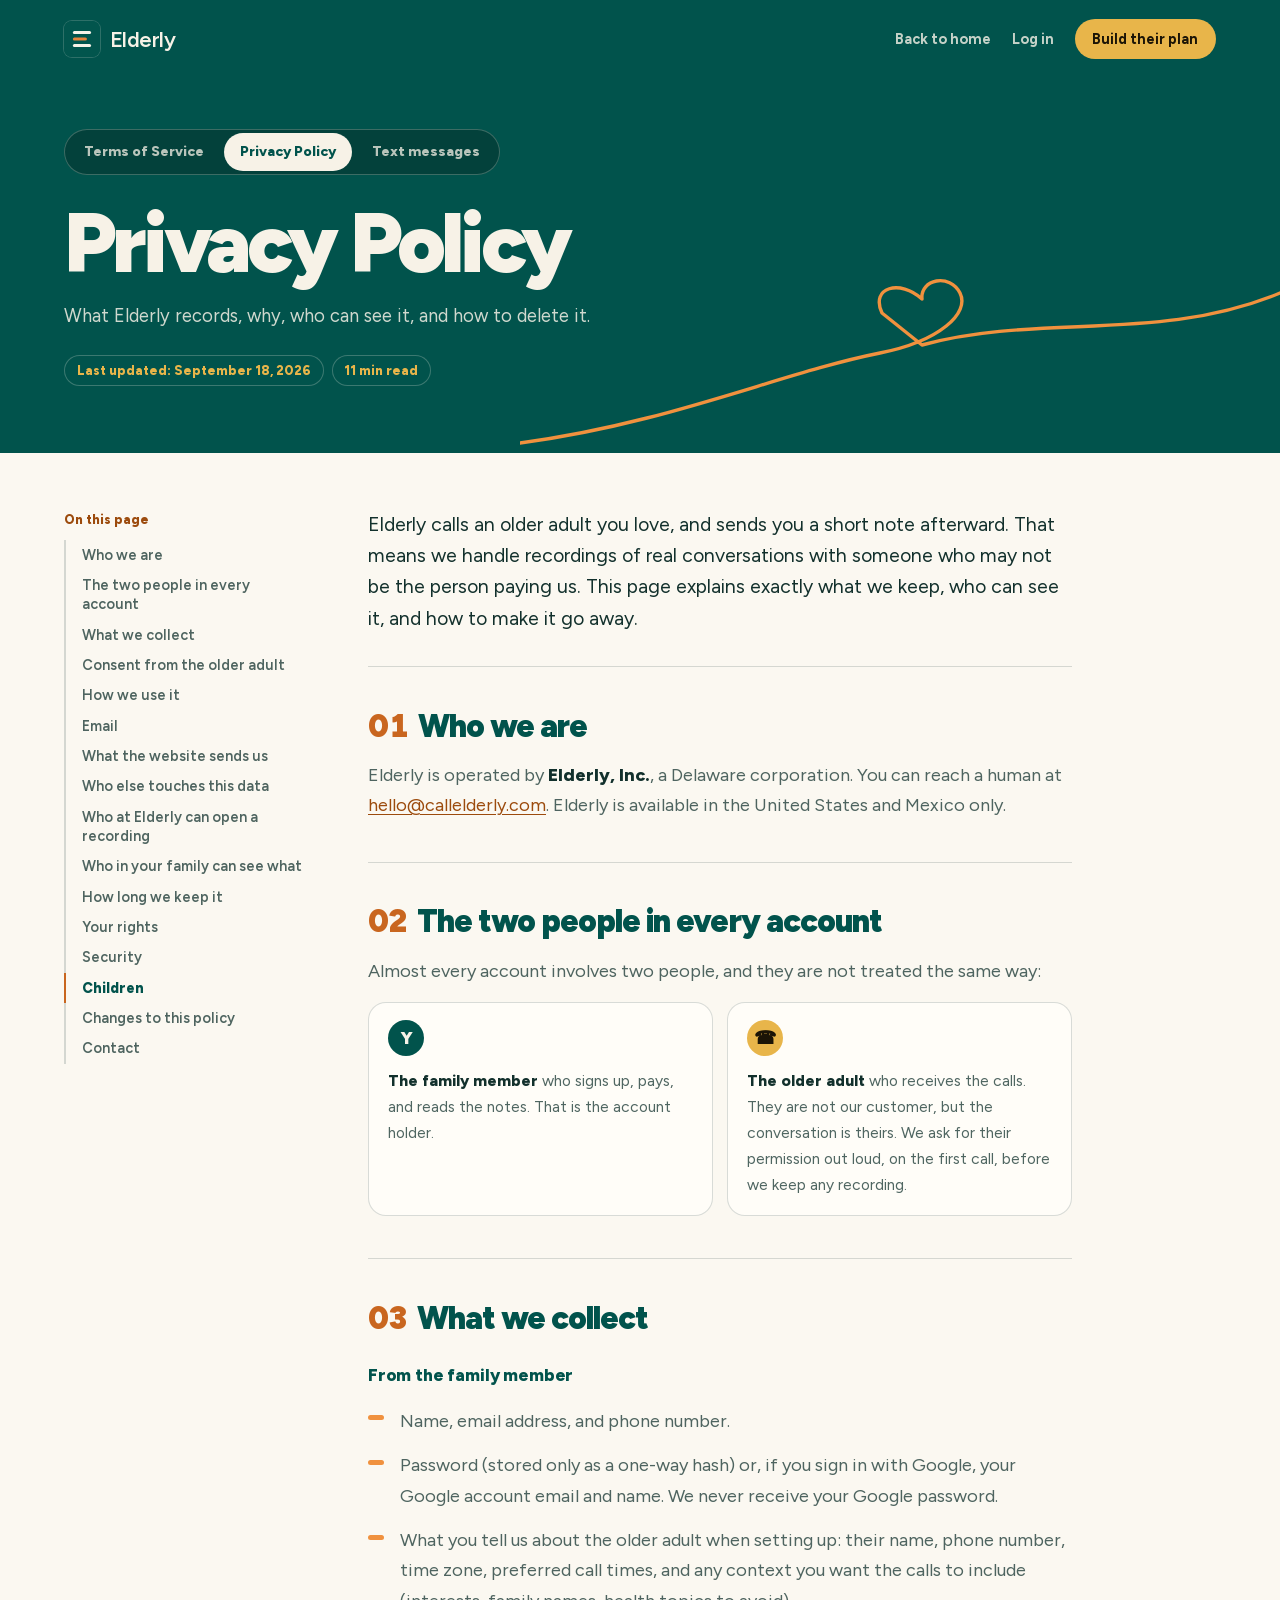
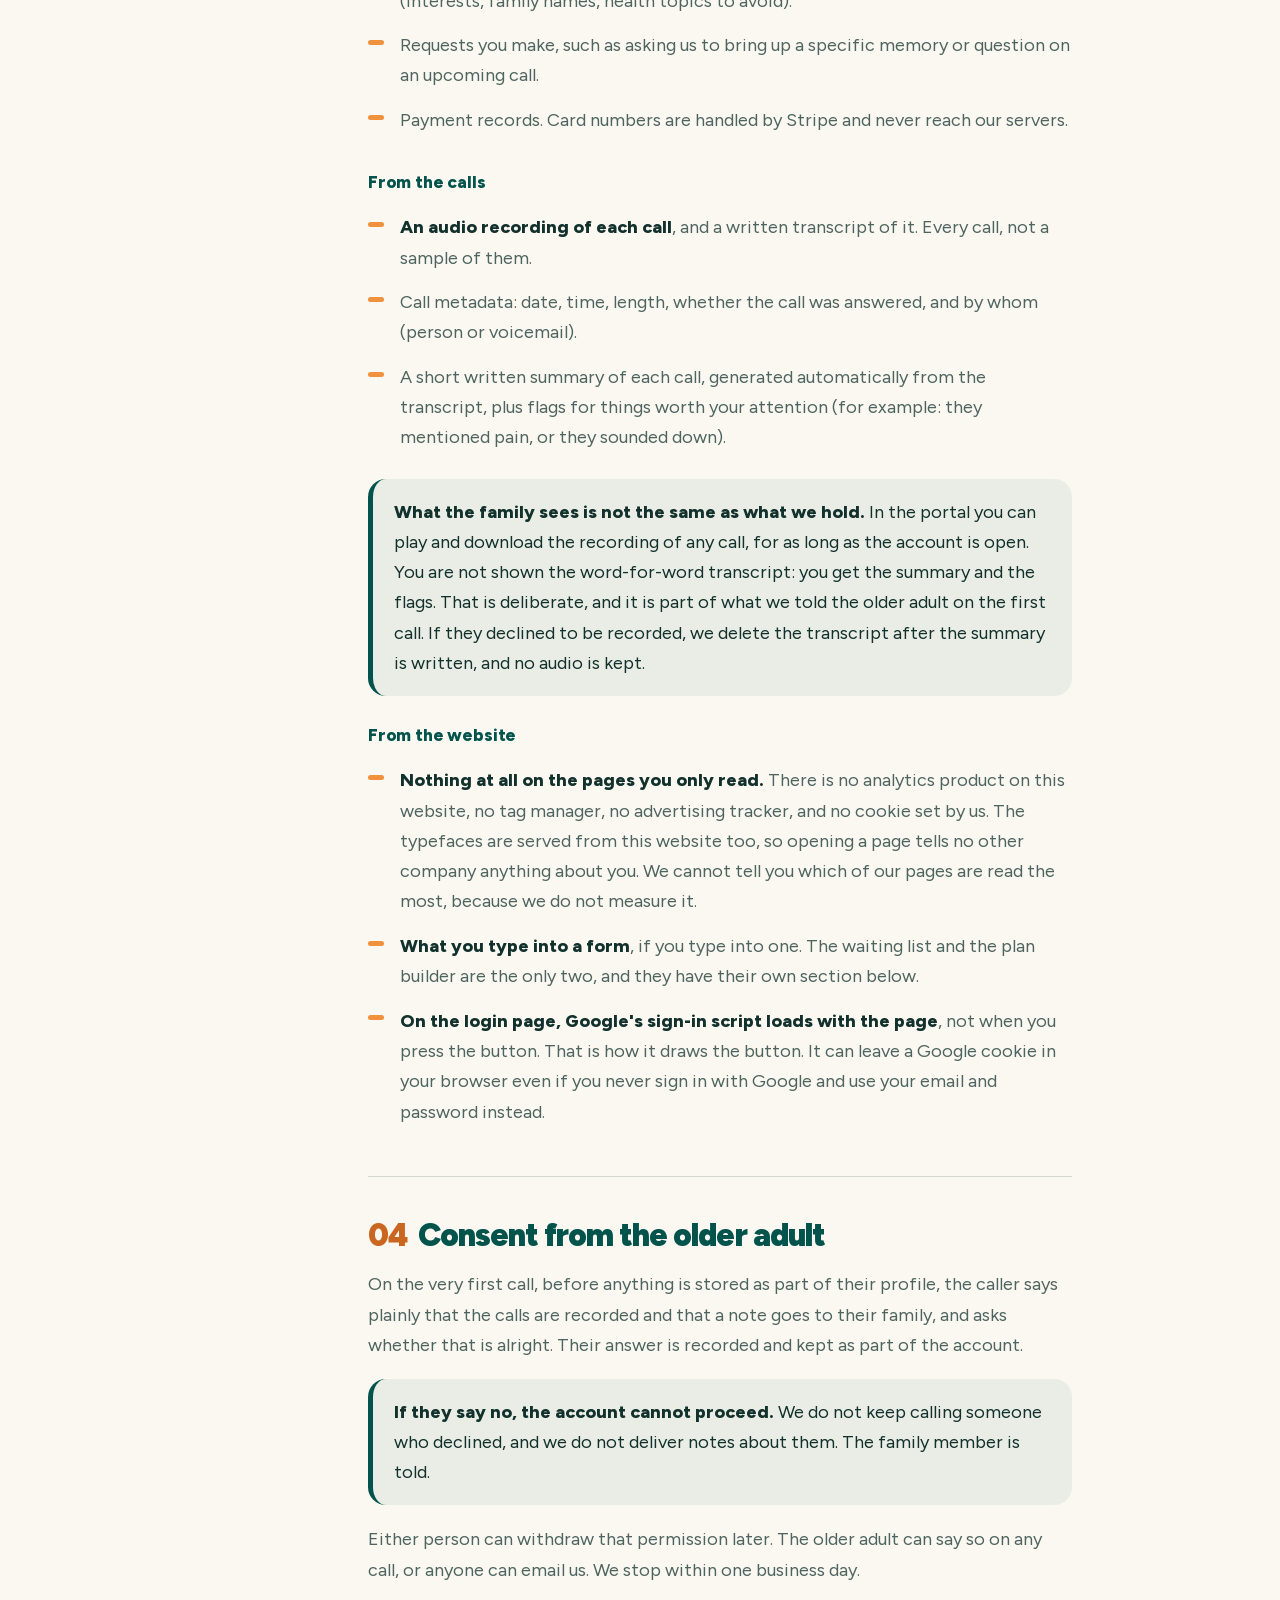
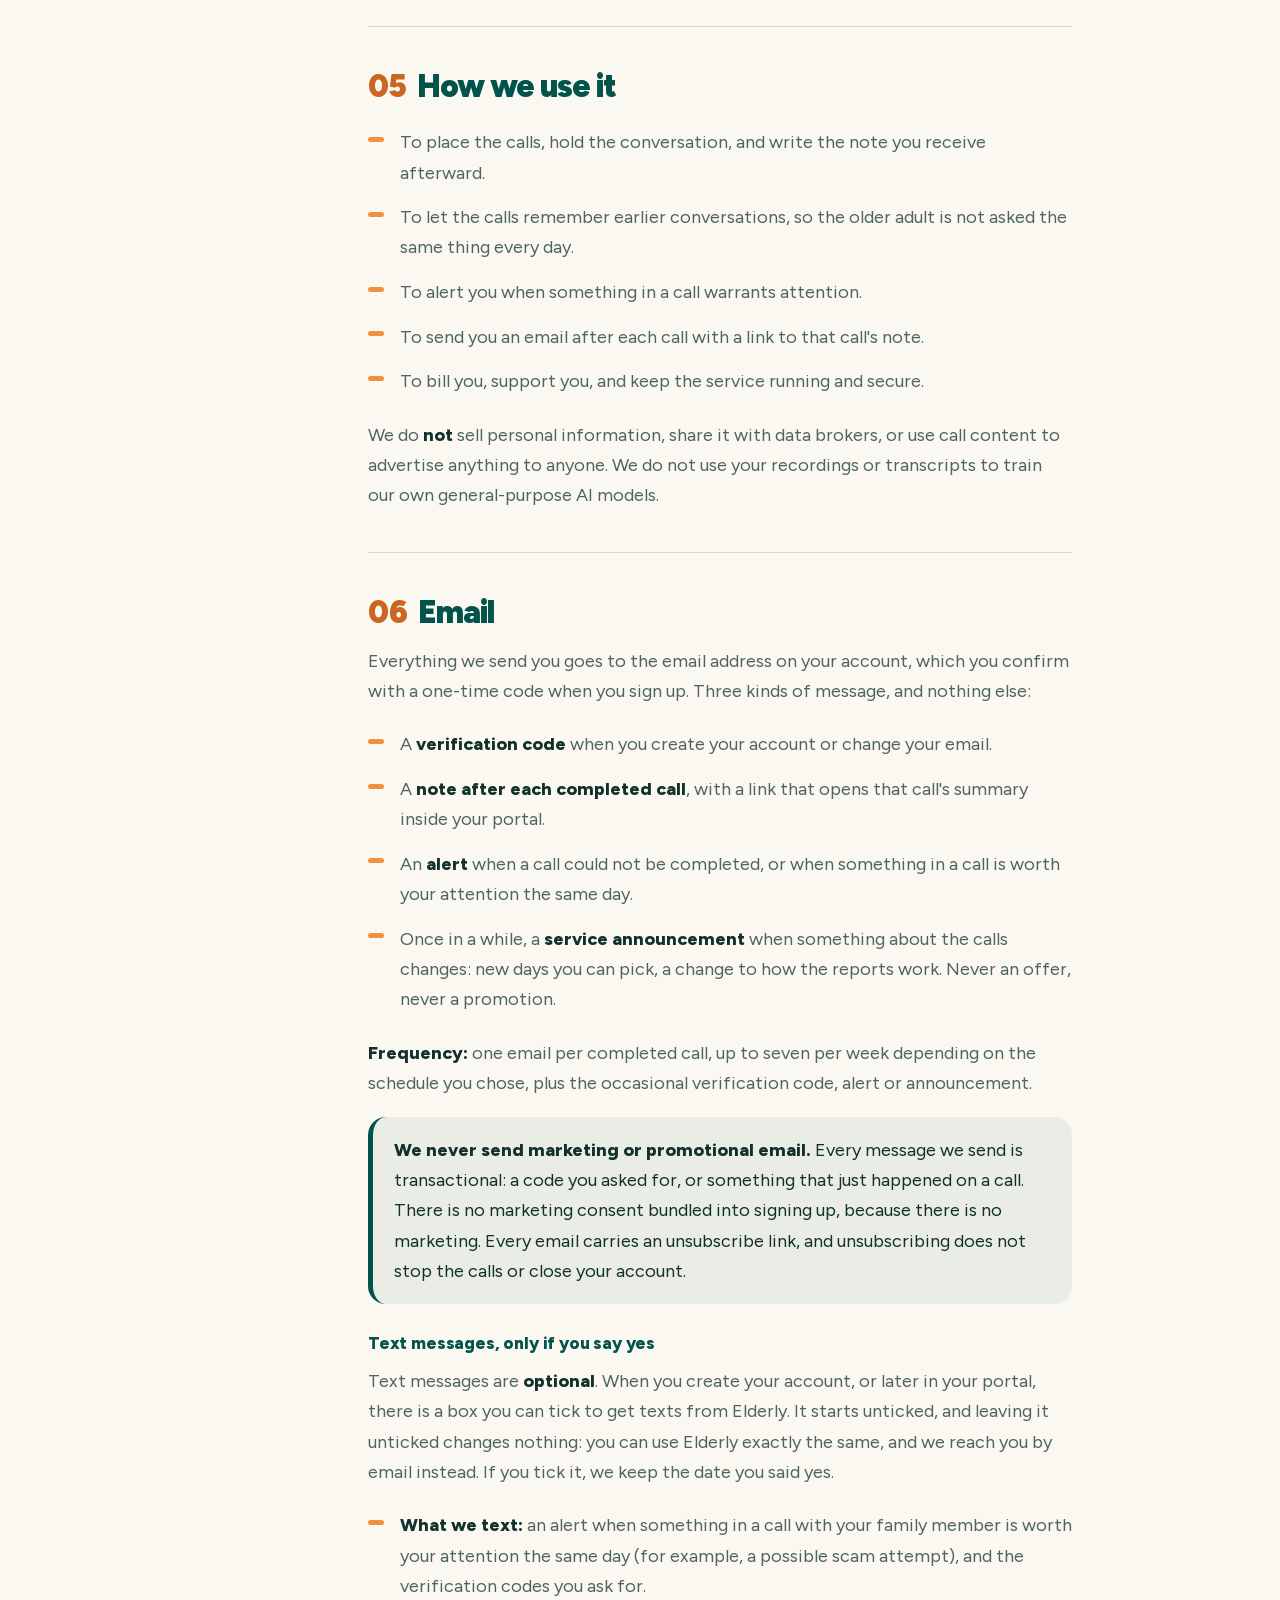
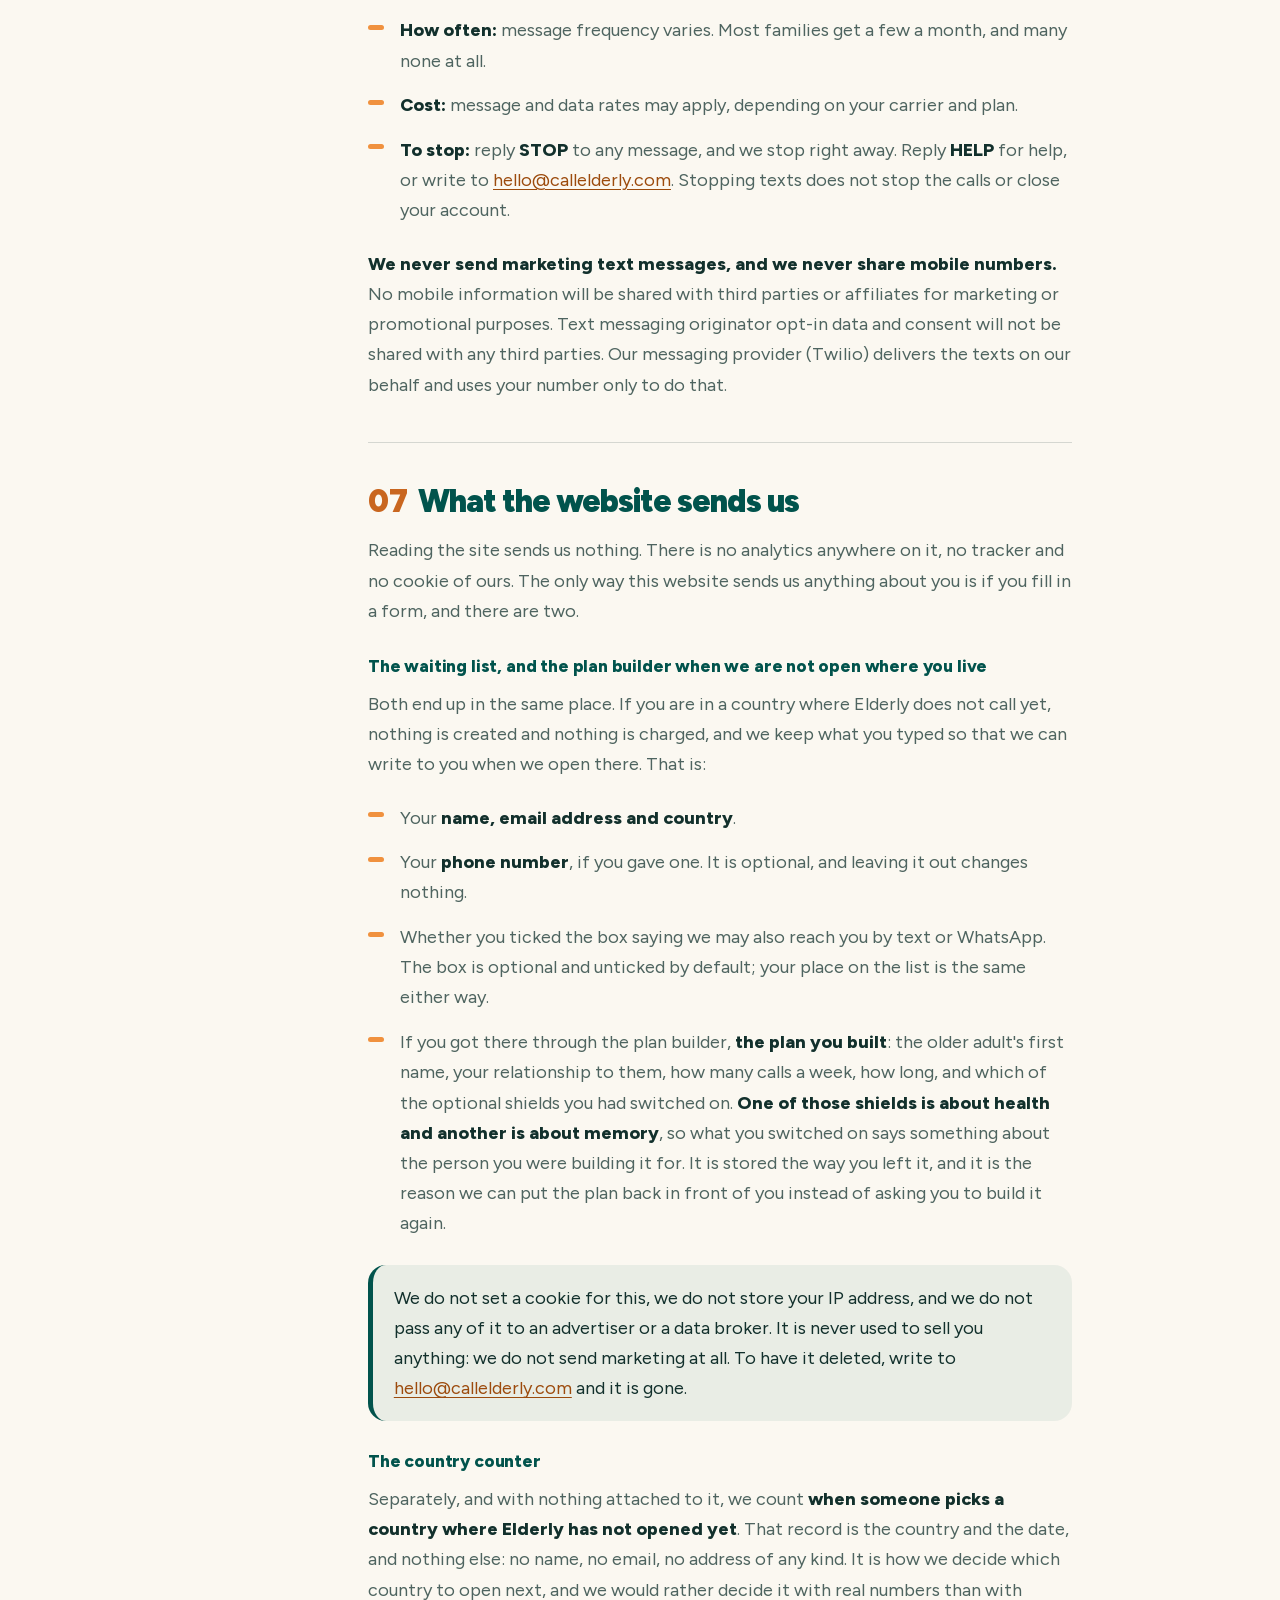
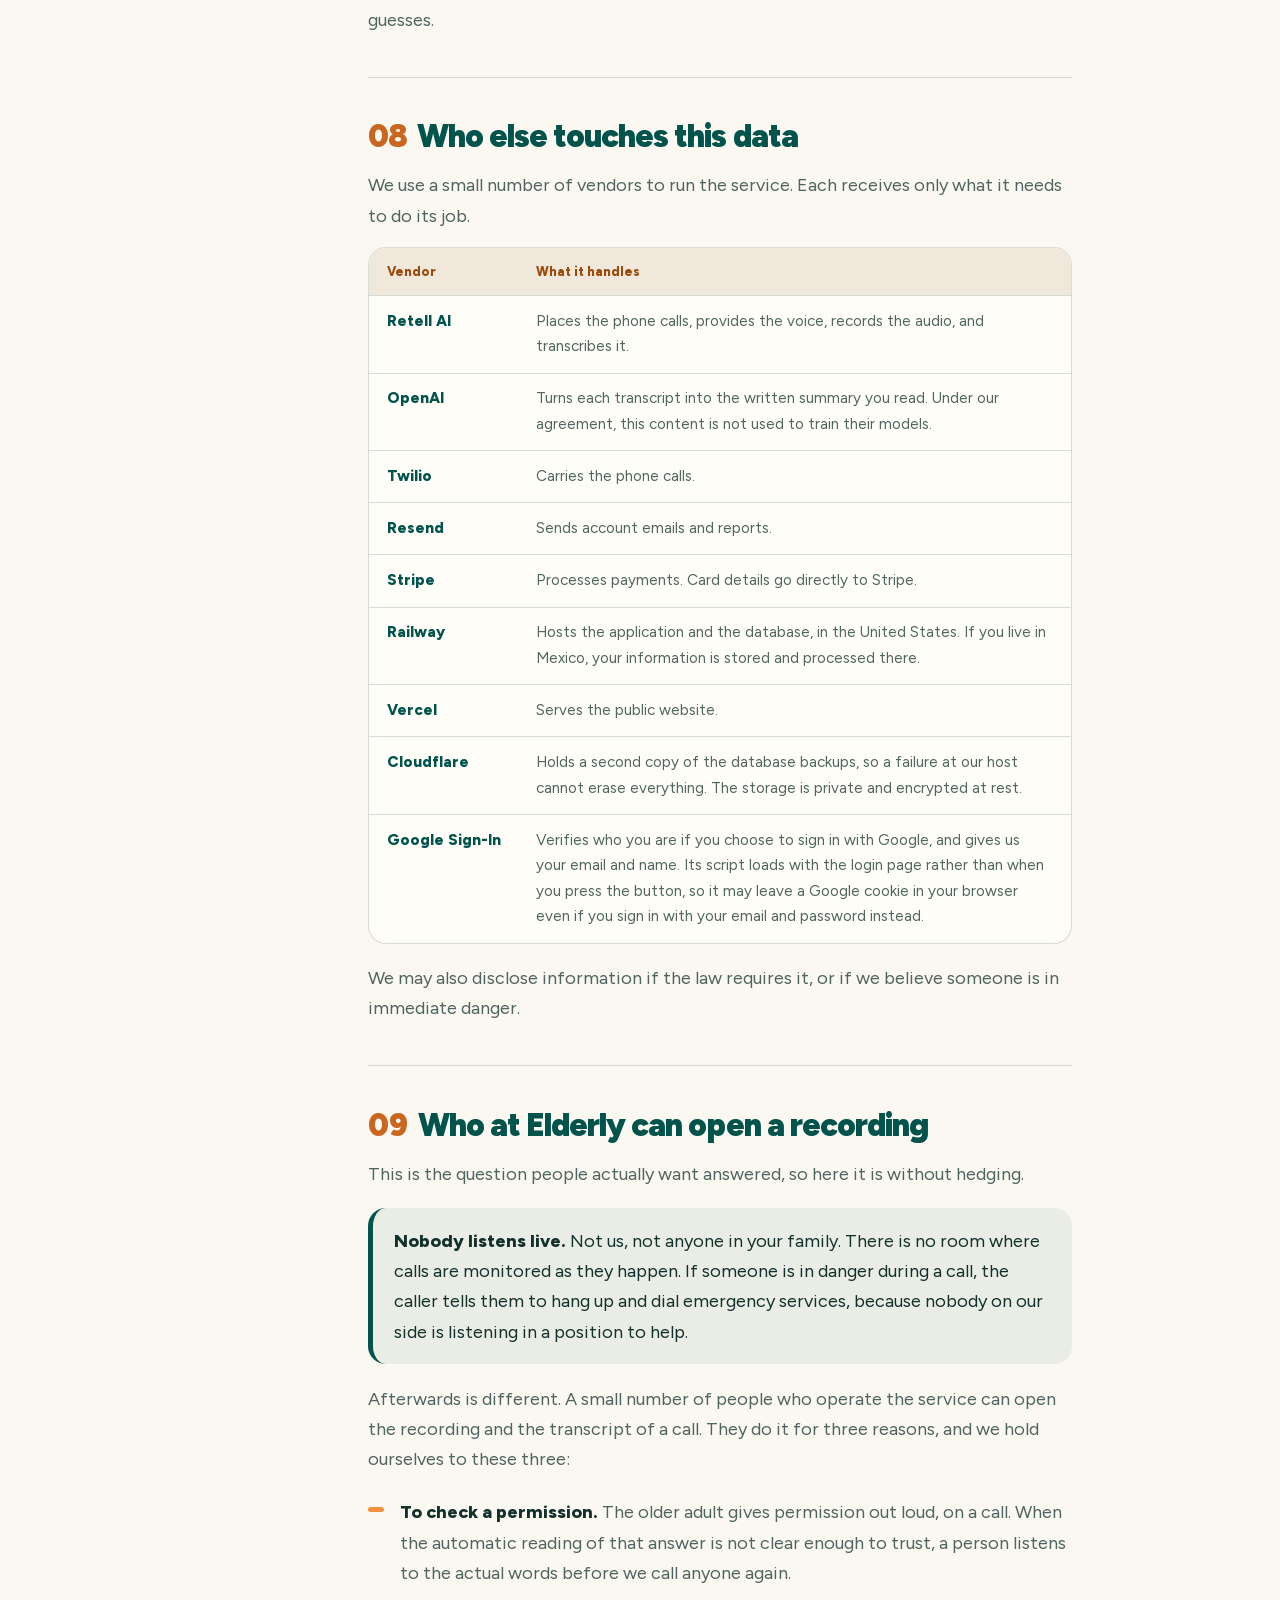
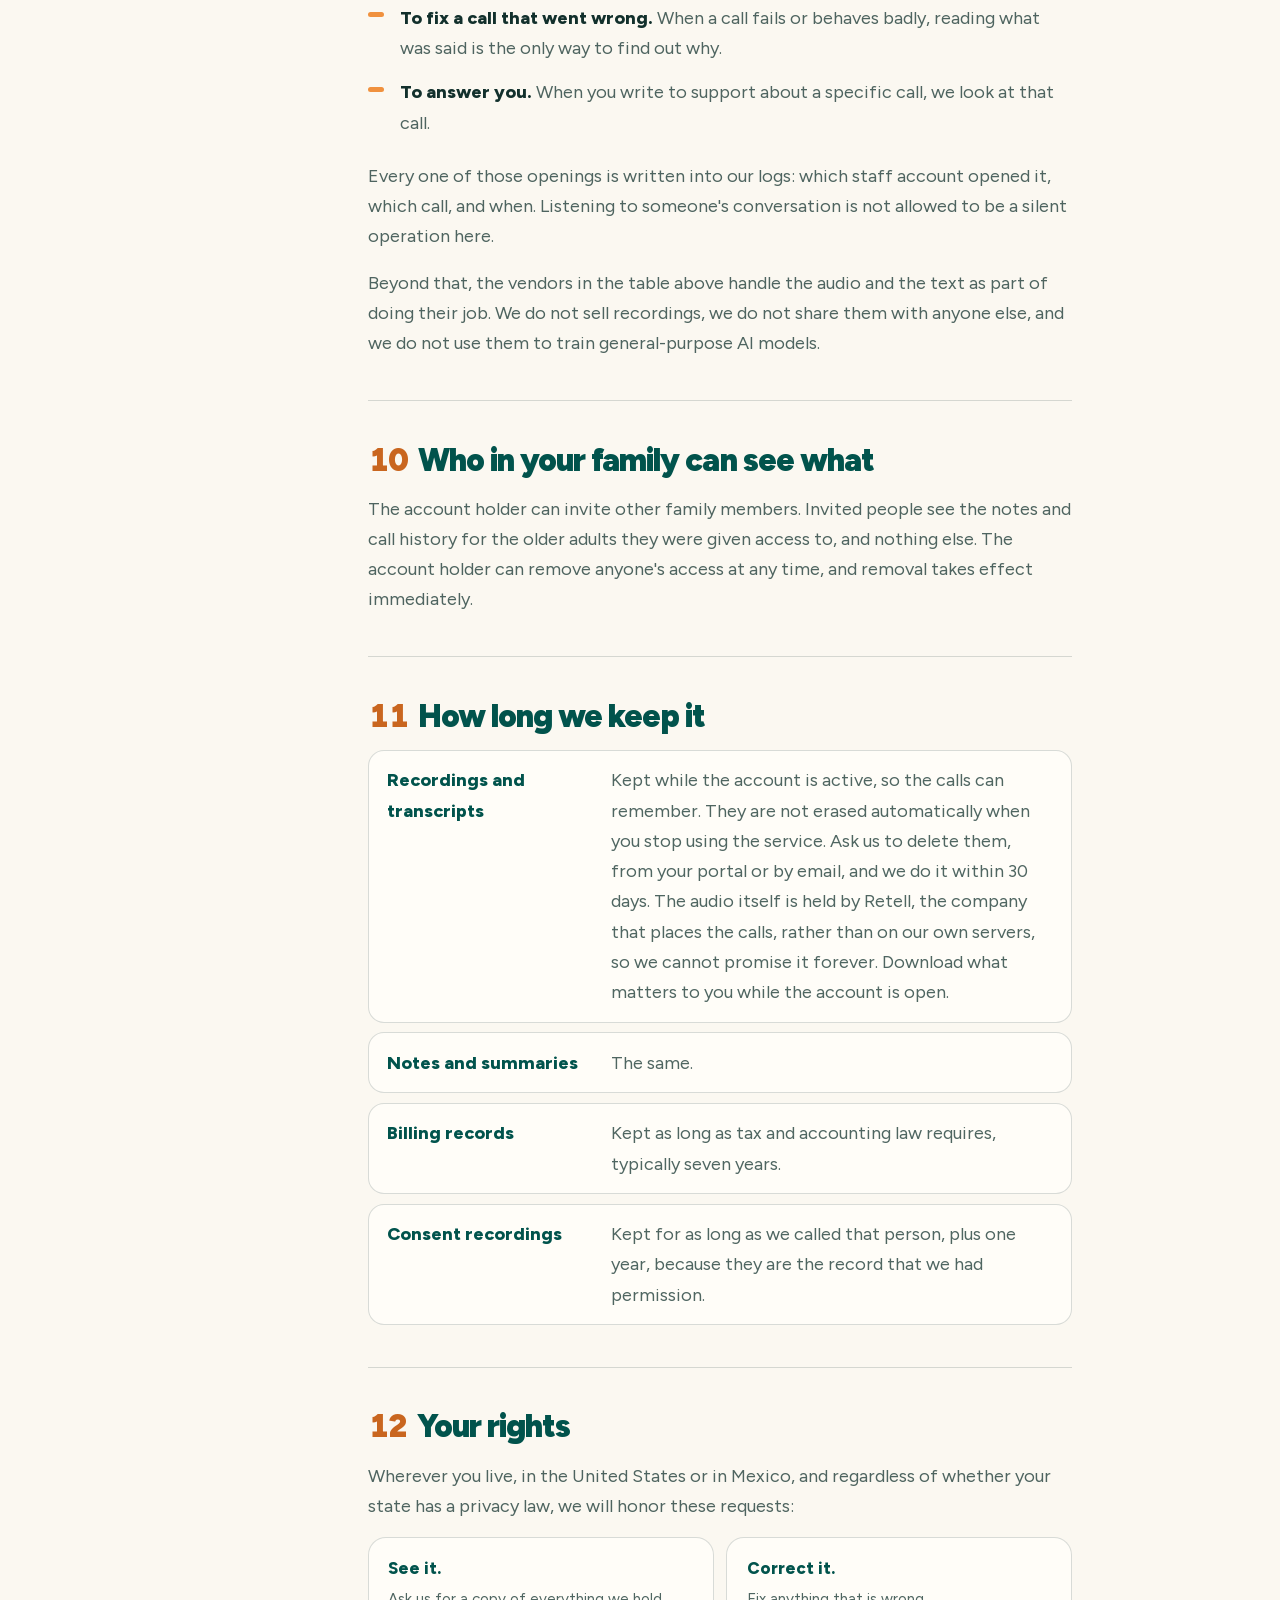
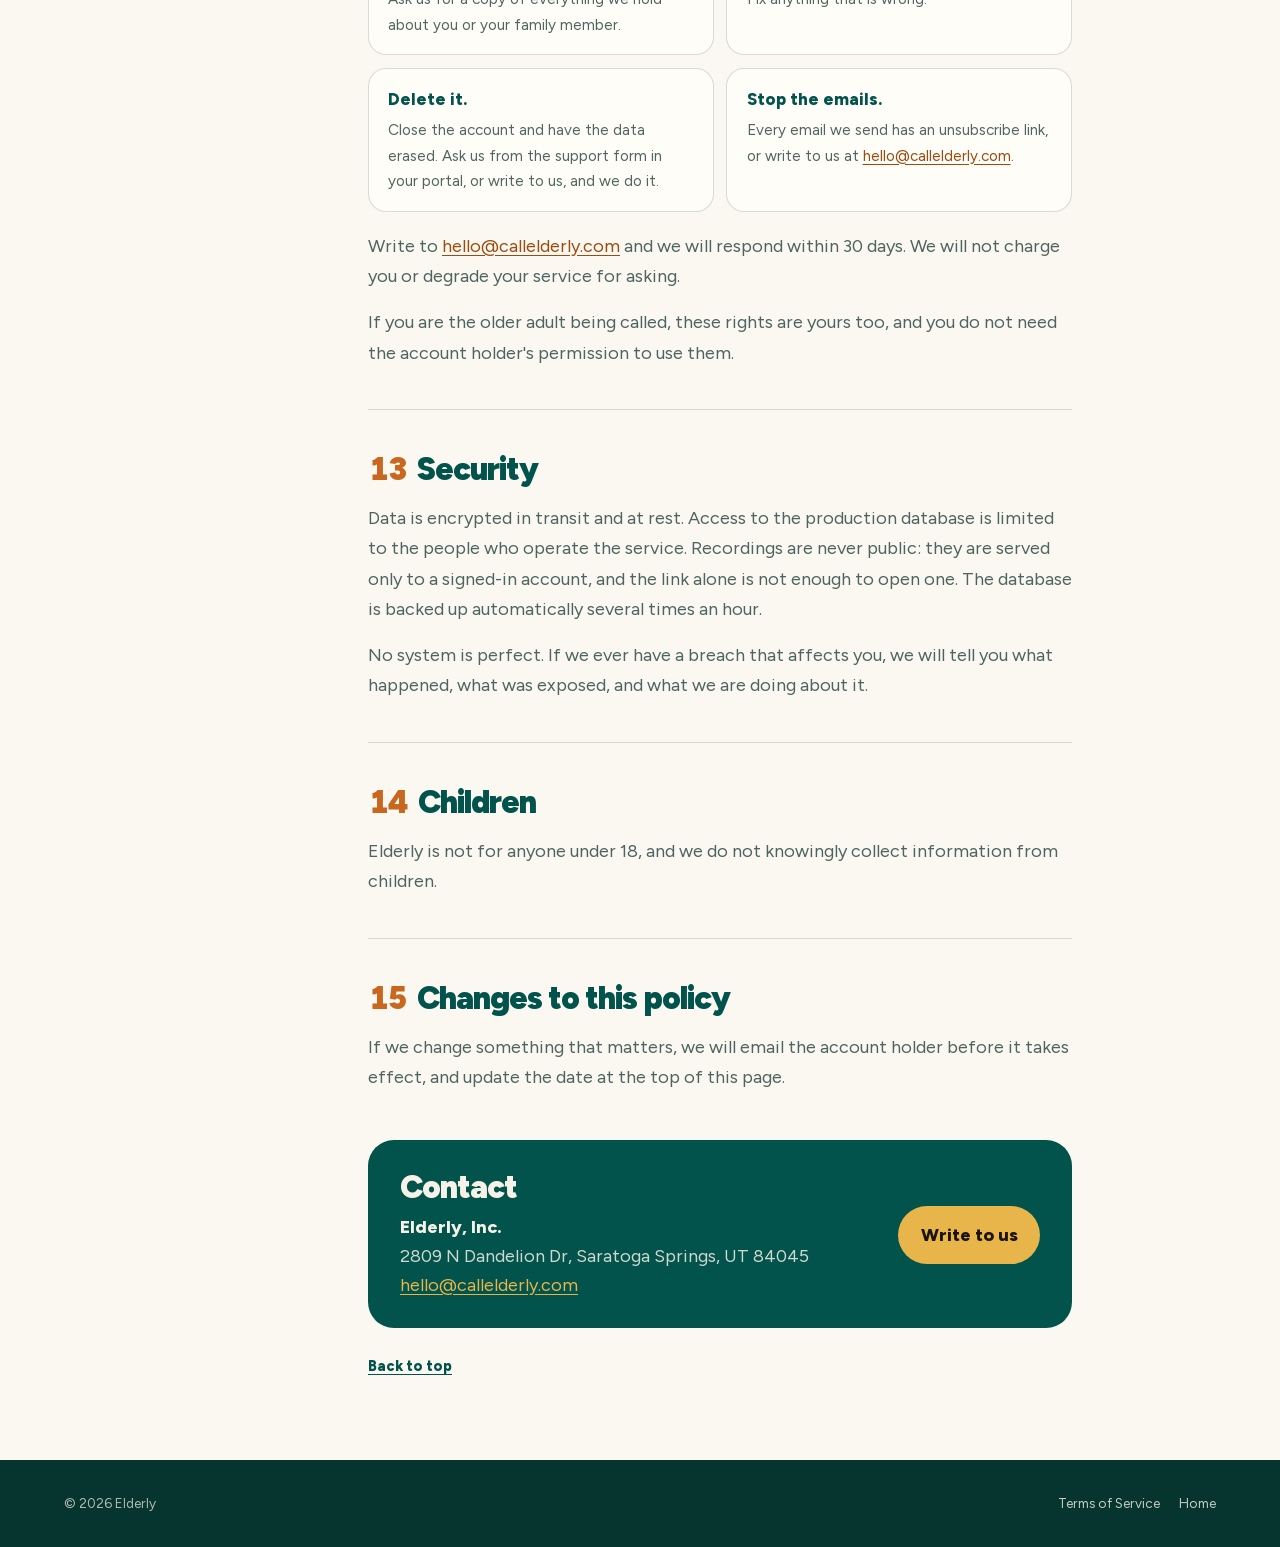
<file: privacy/index.html>
<!DOCTYPE html>
<html lang="en">
<head>
<meta charset="utf-8">
<link rel="icon" href="/favicon.svg" type="image/svg+xml">
<meta name="viewport" content="width=device-width, initial-scale=1">
<title>Privacy Policy · Elderly</title>
<meta name="description" content="What Elderly records, why, who can see it, and how to delete it.">
<meta name="theme-color" content="#01534C">
<link rel="canonical" href="https://www.callelderly.com/privacy">
<link rel="alternate" hreflang="en" href="https://www.callelderly.com/privacy">
<link rel="alternate" hreflang="x-default" href="https://www.callelderly.com/privacy">
<!-- Como se ve el enlace cuando alguien lo comparte por WhatsApp o en redes. -->
<meta property="og:type" content="website">
<meta property="og:site_name" content="Elderly">
<meta property="og:locale" content="en_US">
<meta property="og:url" content="https://www.callelderly.com/privacy">
<meta property="og:title" content="Privacy Policy · Elderly">
<meta property="og:description" content="What Elderly records, why, who can see it, and how to delete it.">
<meta property="og:image" content="https://www.callelderly.com/og.jpg">
<meta property="og:image:width" content="1200">
<meta property="og:image:height" content="630">
<meta property="og:image:alt" content="An older woman smiling on the phone, outdoors.">
<meta name="twitter:card" content="summary_large_image">
<meta name="twitter:title" content="Privacy Policy · Elderly">
<meta name="twitter:description" content="What Elderly records, why, who can see it, and how to delete it.">
<meta name="twitter:image" content="https://www.callelderly.com/og.jpg">
<meta name="twitter:image:alt" content="An older woman smiling on the phone, outdoors.">
<link rel="stylesheet" href="/fonts/fonts.css">
<style>
:root{
  --teal:#01534C; --forest:#06342F; --cream:#F7F2E7; --amber:#F0913E;
  --oat:#F0E8DA; --honey:#E8B54A; --amber-dp:#C9661F; --amber-tx:#9C4B0D;
  --ink:#12302C; --ink-soft:rgba(18,48,44,.74);
  --rule:rgba(18,48,44,.16); --rule-c:rgba(247,242,231,.24);
  --w:min(100% - 3rem, 72rem);
}
*{box-sizing:border-box}
html{scroll-behavior:smooth;scroll-padding-top:1.5rem}
@media(prefers-reduced-motion:reduce){html{scroll-behavior:auto}}
body{margin:0;background:#FBF8F1;color:var(--ink);font-family:"Figtree",-apple-system,BlinkMacSystemFont,"Segoe UI",Roboto,sans-serif;
  font-size:18px;line-height:1.68;-webkit-font-smoothing:antialiased}
a{color:var(--amber-tx);text-underline-offset:3px}
:focus-visible{outline:3px solid var(--amber-tx);outline-offset:3px}
.w{width:var(--w);margin-inline:auto}
.skip{position:absolute;left:-9999px}
.skip:focus{left:1rem;top:1rem;position:fixed;background:var(--amber);color:#1B1406;padding:.6rem 1rem;border-radius:999px;z-index:99}

/* progress */
.progress{position:fixed;left:0;top:0;height:4px;width:0;background:var(--amber);z-index:50}

/* ---------- header ---------- */
.top{background:var(--teal);color:var(--cream);position:relative;overflow:hidden;isolation:isolate}
.nav{display:flex;align-items:center;gap:1.2rem;height:78px}
.logo{display:inline-flex;align-items:center;gap:.6rem;text-decoration:none;color:var(--cream);font-weight:600;font-size:1.35rem;letter-spacing:-.02em}
.logo .mark{width:36px;height:36px;border-radius:8px;box-shadow:0 0 0 1px rgba(247,242,231,.18)}
.nav .links{margin-left:auto;display:flex;align-items:center;gap:1.3rem;font-size:.9rem;font-weight:700}
.nav .links a{color:var(--cream);text-decoration:none;opacity:.8}
.nav .links a:hover{opacity:1}
.nav .links .btn{background:var(--honey);color:#1B1406;opacity:1;padding:.5rem 1.1rem;border-radius:999px}
.nav .links .btn:hover{background:var(--amber)}
@media(max-width:640px){.nav .links .hs{display:none}}
.hero{padding:3.2rem 0 4.2rem}
.switch{display:inline-flex;gap:.25rem;background:rgba(6,52,47,.55);box-shadow:inset 0 0 0 1px var(--rule-c);border-radius:999px;padding:.25rem;margin-bottom:1.8rem}
.switch a{padding:.45rem 1rem;border-radius:999px;color:var(--cream);text-decoration:none;font-size:.88rem;font-weight:800;opacity:.75}
.switch a[aria-current="page"]{background:var(--cream);color:var(--teal);opacity:1}
.hero h1{margin:0;font-size:clamp(2.8rem,6.5vw,5.4rem);font-weight:900;letter-spacing:-.05em;line-height:.96;color:var(--cream)}
.hero .desc{margin:1.1rem 0 0;font-size:1.15rem;color:rgba(247,242,231,.84);max-width:36rem}
.hero .meta{display:flex;flex-wrap:wrap;gap:.5rem;margin-top:1.4rem}
.hero .meta span{font-size:.8rem;font-weight:800;color:var(--honey);box-shadow:inset 0 0 0 1px var(--rule-c);border-radius:999px;padding:.3rem .8rem}
.cord{position:absolute;right:0;bottom:0;width:min(60%,760px);height:auto;z-index:-1;pointer-events:none}
.cord path{fill:none;stroke:var(--amber);stroke-width:3.4;stroke-linecap:round;stroke-linejoin:round}
@media(prefers-reduced-motion:no-preference){
  .cord path{stroke-dasharray:1500;stroke-dashoffset:1500;animation:draw 2.2s cubic-bezier(.5,0,.2,1) .2s forwards}
}
@keyframes draw{to{stroke-dashoffset:0}}
@media(max-width:760px){.cord{opacity:.45}}

/* ---------- layout ---------- */
.doc{display:grid;grid-template-columns:15rem minmax(0,1fr);gap:4rem;padding:3.5rem 0 5rem}
@media(max-width:960px){.doc{grid-template-columns:1fr;gap:1.2rem;padding-top:1.6rem}}

/* table of contents */
.toc{position:sticky;top:1.5rem;align-self:start;max-height:calc(100vh - 3rem);overflow:auto}
.toc .h{font-size:.8rem;font-weight:800;color:var(--amber-tx);margin:0 0 .6rem}
.toc ol{list-style:none;margin:0;padding:0;border-left:2px solid var(--rule)}
.toc a{display:block;padding:.34rem 0 .34rem 1rem;margin-left:-2px;border-left:2px solid transparent;color:var(--ink-soft);
  text-decoration:none;font-size:.9rem;font-weight:600;line-height:1.35}
.toc a:hover{color:var(--teal)}
.toc a[aria-current="true"]{color:var(--teal);border-left-color:var(--amber-dp);font-weight:800}
.toc details summary{display:none}
@media(max-width:960px){
  .toc{position:static;max-height:none;overflow:visible}
  .toc details{background:#FFFDF8;border:1px solid var(--rule);border-radius:16px;padding:.2rem 1rem}
  .toc details summary{display:flex;justify-content:space-between;align-items:center;cursor:pointer;list-style:none;padding:.7rem 0;font-weight:800;color:var(--teal)}
  .toc details summary::-webkit-details-marker{display:none}
  .toc details summary::after{content:"+";color:var(--amber-tx);font-weight:900;font-size:1.2rem}
  .toc details[open] summary::after{content:"\2013"}
  .toc .h{display:none}
  .toc ol{margin-bottom:.8rem}
}

/* article */
article{max-width:44rem}
.intro{font-size:1.22rem;line-height:1.6;color:var(--ink);margin:0 0 1rem}
section{padding-top:2.6rem;margin-top:2.6rem;border-top:1px solid var(--rule)}
section:first-of-type{margin-top:2rem}
h2{margin:0 0 1rem;font-size:clamp(1.55rem,2.6vw,2rem);font-weight:900;letter-spacing:-.03em;line-height:1.1;color:var(--teal)}
h2 .num{display:inline-block;margin-right:.6rem;color:var(--amber-dp);font-variant-numeric:tabular-nums}
h3{margin:1.6rem 0 .5rem;font-size:1.08rem;font-weight:800;color:var(--teal);letter-spacing:-.01em}
article p{margin:0 0 1rem;color:var(--ink-soft)}
article b{color:var(--ink);font-weight:800}
article ul{margin:0 0 1rem;padding:0;list-style:none}
article li{position:relative;padding:.45rem 0 .45rem 2rem;color:var(--ink-soft)}
article li::before{content:"";position:absolute;left:0;top:1.05rem;width:16px;height:5px;border-radius:3px;background:var(--amber)}
.callout{margin:1.2rem 0;padding:1.1rem 1.3rem;border-radius:18px;background:rgba(1,83,76,.07);border-left:5px solid var(--teal)}
.callout p{margin:0;color:var(--ink)}
.callout.warn{background:rgba(240,145,62,.13);border-left-color:var(--amber-dp)}
.duo{display:grid;grid-template-columns:1fr 1fr;gap:.9rem;margin:1rem 0}
@media(max-width:620px){.duo{grid-template-columns:1fr}}
.duo>div{background:#FFFDF8;border:1px solid var(--rule);border-radius:18px;padding:1.1rem 1.2rem}
.duo p{margin:.7rem 0 0;font-size:.97rem}
.av{width:36px;height:36px;border-radius:50%;background:var(--teal);color:var(--cream);display:grid;place-items:center;font-weight:900}
.av.h{background:var(--honey);color:#1B1406}
.tablewrap{overflow-x:auto;margin:1rem 0 1.2rem;border:1px solid var(--rule);border-radius:18px;background:#FFFDF8}
table{width:100%;border-collapse:collapse;font-size:.95rem}
th,td{text-align:left;vertical-align:top;padding:.8rem 1.1rem;border-top:1px solid var(--rule)}
thead th{border-top:0;font-size:.8rem;font-weight:800;color:var(--amber-tx);background:var(--oat)}
tbody th{font-weight:800;color:var(--teal);white-space:nowrap;width:9rem}
td{color:var(--ink-soft)}
.keep{margin:1rem 0;display:grid;gap:.6rem}
.keep>div{display:grid;grid-template-columns:13rem 1fr;gap:1rem;padding:.9rem 1.1rem;background:#FFFDF8;border:1px solid var(--rule);border-radius:16px}
@media(max-width:620px){.keep>div{grid-template-columns:1fr;gap:.2rem}}
.keep dt{font-weight:800;color:var(--teal)}
.keep dd{margin:0;color:var(--ink-soft)}
.rights{display:grid;grid-template-columns:1fr 1fr;gap:.8rem;margin:1rem 0 1.2rem}
@media(max-width:620px){.rights{grid-template-columns:1fr}}
.rights>div{background:#FFFDF8;border:1px solid var(--rule);border-radius:18px;padding:1rem 1.2rem}
.rights b{display:block;color:var(--teal);font-size:1.05rem}
.rights p{margin:.3rem 0 0;font-size:.95rem}

.contact{margin-top:3rem;background:var(--teal);color:var(--cream);border-radius:26px;padding:1.8rem 2rem;display:flex;gap:1.5rem 3rem;flex-wrap:wrap;align-items:center}
.contact h2{color:var(--cream);margin:0 0 .5rem}
.contact address{font-style:normal;line-height:1.6;color:rgba(247,242,231,.84)}
.contact address b{color:var(--cream)}
.contact a{color:var(--honey)}
.contact .btn{margin-left:auto;background:var(--honey);color:#1B1406;text-decoration:none;font-weight:800;padding:.85rem 1.4rem;border-radius:999px;white-space:nowrap}
.contact .btn:hover{background:var(--amber)}
.totop{display:inline-block;margin-top:1.6rem;font-weight:800;font-size:.9rem;color:var(--teal)}

footer{background:var(--forest);color:rgba(247,242,231,.7);font-size:.85rem;padding:2rem 0}
footer .w{display:flex;flex-wrap:wrap;gap:.8rem 2rem;justify-content:space-between;align-items:center}
footer a{color:var(--cream);text-decoration:none;opacity:.8}
footer a:hover{opacity:1;text-decoration:underline}
footer nav{display:flex;gap:1.2rem}
@media print{.progress,.top .cord,.toc,.nav .links,footer{display:none}.top{background:none;color:#000}.hero h1,.hero .desc{color:#000}.doc{display:block}}
</style>
</head>
<body>
<a class="skip" href="#main">Skip to content</a>
<div class="progress" id="progress" aria-hidden="true"></div>

<header class="top">
  <div class="w nav">
    <a class="logo" href="https://www.callelderly.com/" aria-label="Elderly home">
      <svg class="mark" viewBox="0 0 1932 1932" aria-hidden="true"><rect width="1932" height="1932" rx="360" fill="#02554D"/><rect x="476" y="533" width="978" height="164" rx="82" fill="#F6F2E7"/><rect x="476" y="884" width="754" height="164" rx="82" fill="#E8843A"/><rect x="476" y="1231" width="978" height="164" rx="82" fill="#F6F2E7"/></svg>
      <span>Elderly</span>
    </a>
    <div class="links">
      <a class="hs" href="https://www.callelderly.com/">Back to home</a>
      <a class="hs" href="https://www.callelderly.com/ingresar">Log in</a>
      <a class="btn" href="https://www.callelderly.com/#price">Build their plan</a>
    </div>
  </div>
  <div class="w hero">
    <nav class="switch" aria-label="Legal pages">
      <a href="https://www.callelderly.com/terms">Terms of Service</a>
      <a href="https://www.callelderly.com/privacy" aria-current="page">Privacy Policy</a>
      <a href="https://www.callelderly.com/sms">Text messages</a>
    </nav>
    <h1>Privacy Policy</h1>
    <p class="desc">What Elderly records, why, who can see it, and how to delete it.</p>
    <div class="meta"><span>Last updated: September 18, 2026</span><span id="readtime">Reading time</span></div>
  </div>
  <svg class="cord" viewBox="0 0 760 200" aria-hidden="true">
    <path d="M0 190 C 150 170, 260 120, 360 100 C 420 88, 450 60, 440 40 C 430 20, 400 26, 402 46 C 380 26, 350 34, 362 60 L 402 92 C 520 60, 640 90, 760 40"/>
  </svg>
</header>

<main id="main" class="w doc">
  <nav class="toc" aria-label="On this page">
    <details id="tocd" open>
      <summary>On this page</summary>
      <p class="h">On this page</p>
      <ol id="toclist"></ol>
    </details>
  </nav>

  <article id="doc">
<p class="intro">Elderly calls an older adult you love, and sends you a short note afterward. That means we handle recordings of real conversations with someone who may not be the person paying us. This page explains exactly what we keep, who can see it, and how to make it go away.</p>

<section id="who-we-are"><h2>Who we are</h2>
<p>Elderly is operated by <b>Elderly, Inc.</b>, a Delaware corporation. You can reach a human at <a href="mailto:hello@callelderly.com">hello@callelderly.com</a>. Elderly is available in the United States and Mexico only.</p>
</section>

<section id="two-people"><h2>The two people in every account</h2>
<p>Almost every account involves two people, and they are not treated the same way:</p>
<div class="duo">
  <div><span class="av">Y</span><p><b>The family member</b> who signs up, pays, and reads the notes. That is the account holder.</p></div>
  <div><span class="av h">&#9742;</span><p><b>The older adult</b> who receives the calls. They are not our customer, but the conversation is theirs. We ask for their permission out loud, on the first call, before we keep any recording.</p></div>
</div>
</section>

<section id="what-we-collect"><h2>What we collect</h2>
<h3>From the family member</h3>
<ul>
<li>Name, email address, and phone number.</li>
<li>Password (stored only as a one-way hash) or, if you sign in with Google, your Google account email and name. We never receive your Google password.</li>
<li>What you tell us about the older adult when setting up: their name, phone number, time zone, preferred call times, and any context you want the calls to include (interests, family names, health topics to avoid).</li>
<li>Requests you make, such as asking us to bring up a specific memory or question on an upcoming call.</li>
<li>Payment records. Card numbers are handled by Stripe and never reach our servers.</li>
</ul>
<h3>From the calls</h3>
<ul>
<li><b>An audio recording of each call</b>, and a written transcript of it. Every call, not a sample of them.</li>
<li>Call metadata: date, time, length, whether the call was answered, and by whom (person or voicemail).</li>
<li>A short written summary of each call, generated automatically from the transcript, plus flags for things worth your attention (for example: they mentioned pain, or they sounded down).</li>
</ul>
<div class="callout"><p><b>What the family sees is not the same as what we hold.</b> In the portal you can play and download the recording of any call, for as long as the account is open. You are not shown the word-for-word transcript: you get the summary and the flags. That is deliberate, and it is part of what we told the older adult on the first call. If they declined to be recorded, we delete the transcript after the summary is written, and no audio is kept.</p></div>
<h3>From the website</h3>
<ul>
<li><b>Nothing at all on the pages you only read.</b> There is no analytics product on this website, no tag manager, no advertising tracker, and no cookie set by us. The typefaces are served from this website too, so opening a page tells no other company anything about you. We cannot tell you which of our pages are read the most, because we do not measure it.</li>
<li><b>What you type into a form</b>, if you type into one. The waiting list and the plan builder are the only two, and they have their own section below.</li>
<li><b>On the login page, Google's sign-in script loads with the page</b>, not when you press the button. That is how it draws the button. It can leave a Google cookie in your browser even if you never sign in with Google and use your email and password instead.</li>
</ul>
</section>

<section id="consent"><h2>Consent from the older adult</h2>
<p>On the very first call, before anything is stored as part of their profile, the caller says plainly that the calls are recorded and that a note goes to their family, and asks whether that is alright. Their answer is recorded and kept as part of the account.</p>
<div class="callout"><p><b>If they say no, the account cannot proceed.</b> We do not keep calling someone who declined, and we do not deliver notes about them. The family member is told.</p></div>
<p>Either person can withdraw that permission later. The older adult can say so on any call, or anyone can email us. We stop within one business day.</p>
</section>

<section id="how-we-use-it"><h2>How we use it</h2>
<ul>
<li>To place the calls, hold the conversation, and write the note you receive afterward.</li>
<li>To let the calls remember earlier conversations, so the older adult is not asked the same thing every day.</li>
<li>To alert you when something in a call warrants attention.</li>
<li>To send you an email after each call with a link to that call's note.</li>
<li>To bill you, support you, and keep the service running and secure.</li>
</ul>
<p>We do <b>not</b> sell personal information, share it with data brokers, or use call content to advertise anything to anyone. We do not use your recordings or transcripts to train our own general-purpose AI models.</p>
</section>

<section id="email"><h2>Email</h2>
<p>Everything we send you goes to the email address on your account, which you confirm with a one-time code when you sign up. Three kinds of message, and nothing else:</p>
<ul>
<li>A <b>verification code</b> when you create your account or change your email.</li>
<li>A <b>note after each completed call</b>, with a link that opens that call's summary inside your portal.</li>
<li>An <b>alert</b> when a call could not be completed, or when something in a call is worth your attention the same day.</li>
<li>Once in a while, a <b>service announcement</b> when something about the calls changes: new days you can pick, a change to how the reports work. Never an offer, never a promotion.</li>
</ul>
<p><b>Frequency:</b> one email per completed call, up to seven per week depending on the schedule you chose, plus the occasional verification code, alert or announcement.</p>
<div class="callout"><p><b>We never send marketing or promotional email.</b> Every message we send is transactional: a code you asked for, or something that just happened on a call. There is no marketing consent bundled into signing up, because there is no marketing. Every email carries an unsubscribe link, and unsubscribing does not stop the calls or close your account.</p></div>
<h3 id="sms">Text messages, only if you say yes</h3>
<p>Text messages are <b>optional</b>. When you create your account, or later in your portal, there is a box you can tick to get texts from Elderly. It starts unticked, and leaving it unticked changes nothing: you can use Elderly exactly the same, and we reach you by email instead. If you tick it, we keep the date you said yes.</p>
<ul>
<li><b>What we text:</b> an alert when something in a call with your family member is worth your attention the same day (for example, a possible scam attempt), and the verification codes you ask for.</li>
<li><b>How often:</b> message frequency varies. Most families get a few a month, and many none at all.</li>
<li><b>Cost:</b> message and data rates may apply, depending on your carrier and plan.</li>
<li><b>To stop:</b> reply <b>STOP</b> to any message, and we stop right away. Reply <b>HELP</b> for help, or write to <a href="mailto:hello@callelderly.com">hello@callelderly.com</a>. Stopping texts does not stop the calls or close your account.</li>
</ul>
<p><b>We never send marketing text messages, and we never share mobile numbers.</b> No mobile information will be shared with third parties or affiliates for marketing or promotional purposes. Text messaging originator opt-in data and consent will not be shared with any third parties. Our messaging provider (Twilio) delivers the texts on our behalf and uses your number only to do that.</p>
</section>

<section id="website"><h2>What the website sends us</h2>
<p>Reading the site sends us nothing. There is no analytics anywhere on it, no tracker and no cookie of ours. The only way this website sends us anything about you is if you fill in a form, and there are two.</p>

<h3>The waiting list, and the plan builder when we are not open where you live</h3>
<p>Both end up in the same place. If you are in a country where Elderly does not call yet, nothing is created and nothing is charged, and we keep what you typed so that we can write to you when we open there. That is:</p>
<ul>
<li>Your <b>name, email address and country</b>.</li>
<li>Your <b>phone number</b>, if you gave one. It is optional, and leaving it out changes nothing.</li>
<li>Whether you ticked the box saying we may also reach you by text or WhatsApp. The box is optional and unticked by default; your place on the list is the same either way.</li>
<li>If you got there through the plan builder, <b>the plan you built</b>: the older adult's first name, your relationship to them, how many calls a week, how long, and which of the optional shields you had switched on. <b>One of those shields is about health and another is about memory</b>, so what you switched on says something about the person you were building it for. It is stored the way you left it, and it is the reason we can put the plan back in front of you instead of asking you to build it again.</li>
</ul>
<div class="callout"><p>We do not set a cookie for this, we do not store your IP address, and we do not pass any of it to an advertiser or a data broker. It is never used to sell you anything: we do not send marketing at all. To have it deleted, write to <a href="mailto:hello@callelderly.com">hello@callelderly.com</a> and it is gone.</p></div>

<h3>The country counter</h3>
<p>Separately, and with nothing attached to it, we count <b>when someone picks a country where Elderly has not opened yet</b>. That record is the country and the date, and nothing else: no name, no email, no address of any kind. It is how we decide which country to open next, and we would rather decide it with real numbers than with guesses.</p>
</section>

<section id="vendors"><h2>Who else touches this data</h2>
<p>We use a small number of vendors to run the service. Each receives only what it needs to do its job.</p>
<div class="tablewrap"><table>
<thead><tr><th scope="col">Vendor</th><th scope="col">What it handles</th></tr></thead>
<tbody>
<tr><th scope="row">Retell AI</th><td>Places the phone calls, provides the voice, records the audio, and transcribes it.</td></tr>
<tr><th scope="row">OpenAI</th><td>Turns each transcript into the written summary you read. Under our agreement, this content is not used to train their models.</td></tr>
<tr><th scope="row">Twilio</th><td>Carries the phone calls.</td></tr>
<tr><th scope="row">Resend</th><td>Sends account emails and reports.</td></tr>
<tr><th scope="row">Stripe</th><td>Processes payments. Card details go directly to Stripe.</td></tr>
<tr><th scope="row">Railway</th><td>Hosts the application and the database, in the United States. If you live in Mexico, your information is stored and processed there.</td></tr>
<tr><th scope="row">Vercel</th><td>Serves the public website.</td></tr>
<tr><th scope="row">Cloudflare</th><td>Holds a second copy of the database backups, so a failure at our host cannot erase everything. The storage is private and encrypted at rest.</td></tr>
<tr><th scope="row">Google Sign-In</th><td>Verifies who you are if you choose to sign in with Google, and gives us your email and name. Its script loads with the login page rather than when you press the button, so it may leave a Google cookie in your browser even if you sign in with your email and password instead.</td></tr>
</tbody></table></div>
<p>We may also disclose information if the law requires it, or if we believe someone is in immediate danger.</p>
</section>

<section id="who-can-listen"><h2>Who at Elderly can open a recording</h2>
<p>This is the question people actually want answered, so here it is without hedging.</p>
<div class="callout"><p><b>Nobody listens live.</b> Not us, not anyone in your family. There is no room where calls are monitored as they happen. If someone is in danger during a call, the caller tells them to hang up and dial emergency services, because nobody on our side is listening in a position to help.</p></div>
<p>Afterwards is different. A small number of people who operate the service can open the recording and the transcript of a call. They do it for three reasons, and we hold ourselves to these three:</p>
<ul>
<li><b>To check a permission.</b> The older adult gives permission out loud, on a call. When the automatic reading of that answer is not clear enough to trust, a person listens to the actual words before we call anyone again.</li>
<li><b>To fix a call that went wrong.</b> When a call fails or behaves badly, reading what was said is the only way to find out why.</li>
<li><b>To answer you.</b> When you write to support about a specific call, we look at that call.</li>
</ul>
<p>Every one of those openings is written into our logs: which staff account opened it, which call, and when. Listening to someone's conversation is not allowed to be a silent operation here.</p>
<p>Beyond that, the vendors in the table above handle the audio and the text as part of doing their job. We do not sell recordings, we do not share them with anyone else, and we do not use them to train general-purpose AI models.</p>
</section>

<section id="family-access"><h2>Who in your family can see what</h2>
<p>The account holder can invite other family members. Invited people see the notes and call history for the older adults they were given access to, and nothing else. The account holder can remove anyone's access at any time, and removal takes effect immediately.</p>
</section>

<section id="retention"><h2>How long we keep it</h2>
<dl class="keep">
<div><dt>Recordings and transcripts</dt><dd>Kept while the account is active, so the calls can remember. They are not erased automatically when you stop using the service. Ask us to delete them, from your portal or by email, and we do it within 30 days. The audio itself is held by Retell, the company that places the calls, rather than on our own servers, so we cannot promise it forever. Download what matters to you while the account is open.</dd></div>
<div><dt>Notes and summaries</dt><dd>The same.</dd></div>
<div><dt>Billing records</dt><dd>Kept as long as tax and accounting law requires, typically seven years.</dd></div>
<div><dt>Consent recordings</dt><dd>Kept for as long as we called that person, plus one year, because they are the record that we had permission.</dd></div>
</dl>
</section>

<section id="rights"><h2>Your rights</h2>
<p>Wherever you live, in the United States or in Mexico, and regardless of whether your state has a privacy law, we will honor these requests:</p>
<div class="rights">
  <div><b>See it.</b><p>Ask us for a copy of everything we hold about you or your family member.</p></div>
  <div><b>Correct it.</b><p>Fix anything that is wrong.</p></div>
  <div><b>Delete it.</b><p>Close the account and have the data erased. Ask us from the support form in your portal, or write to us, and we do it.</p></div>
  <div><b>Stop the emails.</b><p>Every email we send has an unsubscribe link, or write to us at <a href="mailto:hello@callelderly.com">hello@callelderly.com</a>.</p></div>
</div>
<p>Write to <a href="mailto:hello@callelderly.com">hello@callelderly.com</a> and we will respond within 30 days. We will not charge you or degrade your service for asking.</p>
<p>If you are the older adult being called, these rights are yours too, and you do not need the account holder's permission to use them.</p>
</section>

<section id="security"><h2>Security</h2>
<p>Data is encrypted in transit and at rest. Access to the production database is limited to the people who operate the service. Recordings are never public: they are served only to a signed-in account, and the link alone is not enough to open one. The database is backed up automatically several times an hour.</p>
<p>No system is perfect. If we ever have a breach that affects you, we will tell you what happened, what was exposed, and what we are doing about it.</p>
</section>

<section id="children"><h2>Children</h2>
<p>Elderly is not for anyone under 18, and we do not knowingly collect information from children.</p>
</section>

<section id="changes"><h2>Changes to this policy</h2>
<p>If we change something that matters, we will email the account holder before it takes effect, and update the date at the top of this page.</p>
</section>

    <section id="contact" class="contact">
      <div>
        <h2>Contact</h2>
        <address><b>Elderly, Inc.</b><br>2809 N Dandelion Dr, Saratoga Springs, UT 84045<br><a href="mailto:hello@callelderly.com">hello@callelderly.com</a></address>
      </div>
      <a class="btn" href="mailto:hello@callelderly.com">Write to us</a>
    </section>
    <a class="totop" href="#main">Back to top</a>
  </article>
</main>

<footer>
  <div class="w">
    <span>© 2026 Elderly</span>
    <nav aria-label="Footer"><a href="https://www.callelderly.com/terms">Terms of Service</a><a href="https://www.callelderly.com/">Home</a></nav>
  </div>
</footer>

<script>
(function(){
  var doc=document.getElementById('doc'), list=document.getElementById('toclist');
  var secs=[].slice.call(doc.querySelectorAll('section[id]')), links=[];

  /* numbered headings and the table of contents, built from the sections */
  secs.forEach(function(sec,i){
    var h=sec.querySelector('h2'); if(!h) return;
    var label=h.textContent;
    if(sec.id!=='contact'){ var n=document.createElement('span'); n.className='num'; n.textContent=(i+1<10?'0':'')+(i+1); h.insertBefore(n,h.firstChild); }
    var li=document.createElement('li'), a=document.createElement('a');
    a.href='#'+sec.id; a.textContent=label; li.appendChild(a); list.appendChild(li); links.push(a);
  });

  /* reading time */
  var words=doc.textContent.trim().split(/\s+/).length;
  document.getElementById('readtime').textContent=Math.max(1,Math.round(words/230))+' min read';

  /* collapse the contents on small screens, close after picking */
  var d=document.getElementById('tocd'), mq=window.matchMedia('(max-width:960px)');
  function setOpen(){ d.open=!mq.matches; } setOpen();
  if(mq.addEventListener) mq.addEventListener('change',setOpen);
  list.addEventListener('click',function(){ if(mq.matches) d.open=false; });

  /* active section */
  if('IntersectionObserver' in window){
    var io=new IntersectionObserver(function(es){
      es.forEach(function(e){
        if(!e.isIntersecting) return;
        var i=secs.indexOf(e.target);
        links.forEach(function(l,j){ if(j===i) l.setAttribute('aria-current','true'); else l.removeAttribute('aria-current'); });
      });
    },{rootMargin:'-20% 0px -70% 0px'});
    secs.forEach(function(s){ io.observe(s); });
  }

  /* reading progress */
  var bar=document.getElementById('progress');
  function prog(){
    var h=document.documentElement, max=h.scrollHeight-h.clientHeight;
    bar.style.width=(max>0? Math.min(100,h.scrollTop/max*100):0)+'%';
  }
  addEventListener('scroll',prog,{passive:true}); addEventListener('resize',prog); prog();
})();
</script>
</body>
</html>
</file>
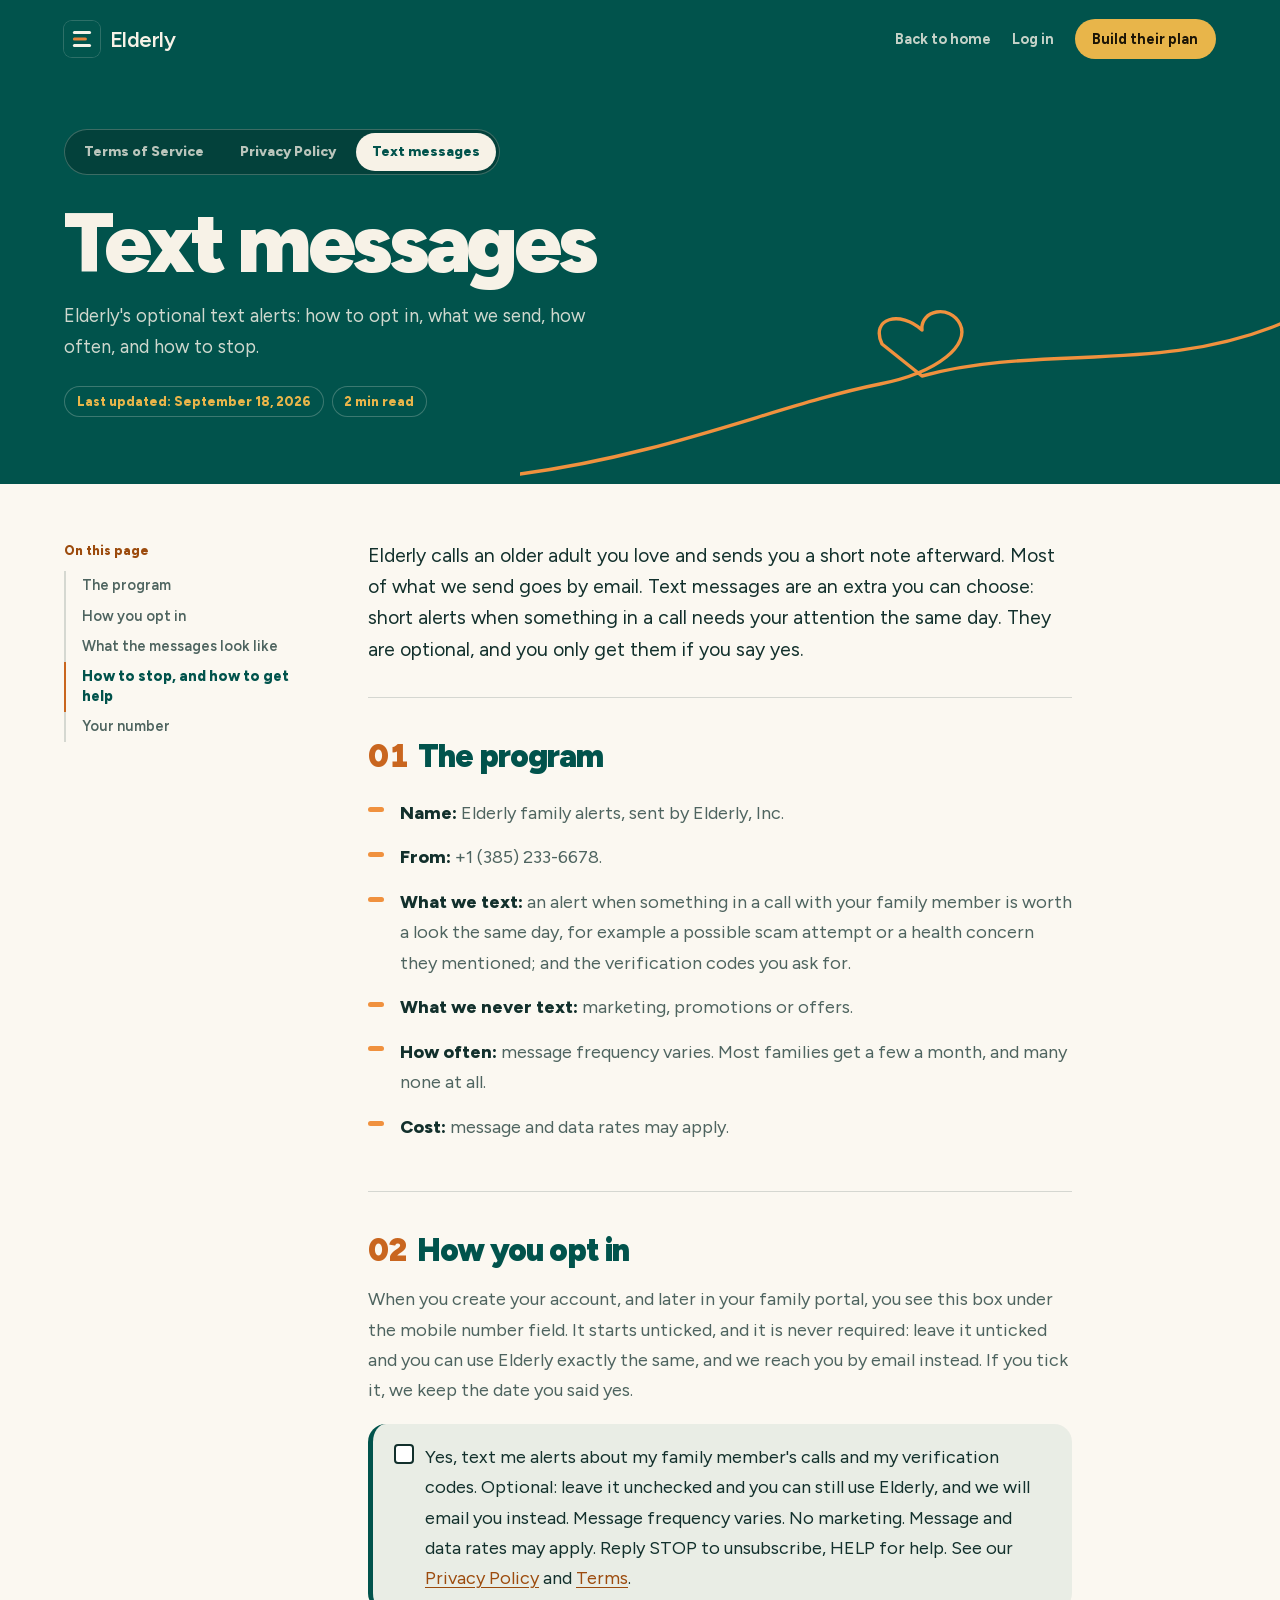
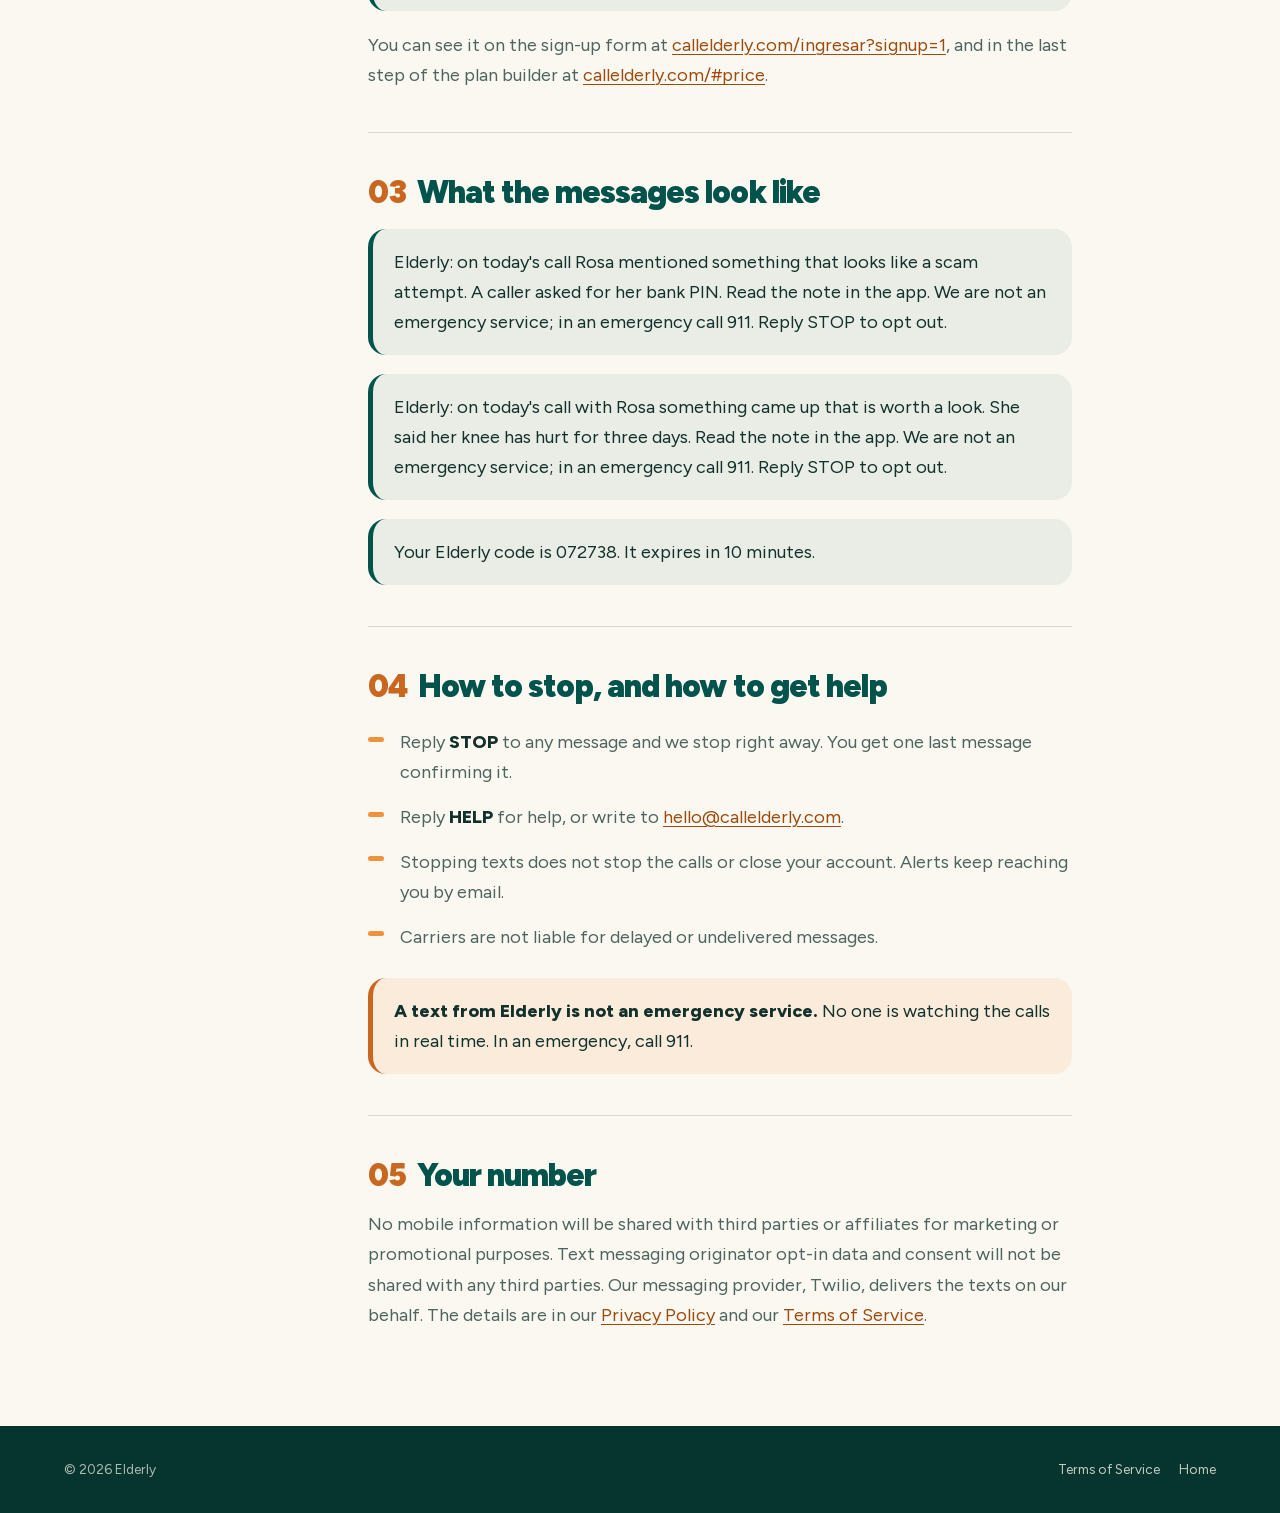
<file: sms/index.html>
<!DOCTYPE html>
<html lang="en">
<head>
<meta charset="utf-8">
<link rel="icon" href="/favicon.svg" type="image/svg+xml">
<meta name="viewport" content="width=device-width, initial-scale=1">
<title>Text messages · Elderly</title>
<meta name="description" content="Elderly's optional text alerts: how to opt in, what we send, how often, and how to stop.">
<meta name="theme-color" content="#01534C">
<link rel="canonical" href="https://www.callelderly.com/sms">
<link rel="alternate" hreflang="en" href="https://www.callelderly.com/sms">
<link rel="alternate" hreflang="x-default" href="https://www.callelderly.com/sms">
<!-- Como se ve el enlace cuando alguien lo comparte por WhatsApp o en redes. -->
<meta property="og:type" content="website">
<meta property="og:site_name" content="Elderly">
<meta property="og:locale" content="en_US">
<meta property="og:url" content="https://www.callelderly.com/sms">
<meta property="og:title" content="Text messages · Elderly">
<meta property="og:description" content="Elderly's optional text alerts: how to opt in, what we send, how often, and how to stop.">
<meta property="og:image" content="https://www.callelderly.com/og.jpg">
<meta property="og:image:width" content="1200">
<meta property="og:image:height" content="630">
<meta property="og:image:alt" content="An older woman smiling on the phone, outdoors.">
<meta name="twitter:card" content="summary_large_image">
<meta name="twitter:title" content="Text messages · Elderly">
<meta name="twitter:description" content="Elderly's optional text alerts: how to opt in, what we send, how often, and how to stop.">
<meta name="twitter:image" content="https://www.callelderly.com/og.jpg">
<meta name="twitter:image:alt" content="An older woman smiling on the phone, outdoors.">
<link rel="stylesheet" href="/fonts/fonts.css">
<style>
:root{
  --teal:#01534C; --forest:#06342F; --cream:#F7F2E7; --amber:#F0913E;
  --oat:#F0E8DA; --honey:#E8B54A; --amber-dp:#C9661F; --amber-tx:#9C4B0D;
  --ink:#12302C; --ink-soft:rgba(18,48,44,.74);
  --rule:rgba(18,48,44,.16); --rule-c:rgba(247,242,231,.24);
  --w:min(100% - 3rem, 72rem);
}
*{box-sizing:border-box}
html{scroll-behavior:smooth;scroll-padding-top:1.5rem}
@media(prefers-reduced-motion:reduce){html{scroll-behavior:auto}}
body{margin:0;background:#FBF8F1;color:var(--ink);font-family:"Figtree",-apple-system,BlinkMacSystemFont,"Segoe UI",Roboto,sans-serif;
  font-size:18px;line-height:1.68;-webkit-font-smoothing:antialiased}
a{color:var(--amber-tx);text-underline-offset:3px}
:focus-visible{outline:3px solid var(--amber-tx);outline-offset:3px}
.w{width:var(--w);margin-inline:auto}
.skip{position:absolute;left:-9999px}
.skip:focus{left:1rem;top:1rem;position:fixed;background:var(--amber);color:#1B1406;padding:.6rem 1rem;border-radius:999px;z-index:99}

/* progress */
.progress{position:fixed;left:0;top:0;height:4px;width:0;background:var(--amber);z-index:50}

/* ---------- header ---------- */
.top{background:var(--teal);color:var(--cream);position:relative;overflow:hidden;isolation:isolate}
.nav{display:flex;align-items:center;gap:1.2rem;height:78px}
.logo{display:inline-flex;align-items:center;gap:.6rem;text-decoration:none;color:var(--cream);font-weight:600;font-size:1.35rem;letter-spacing:-.02em}
.logo .mark{width:36px;height:36px;border-radius:8px;box-shadow:0 0 0 1px rgba(247,242,231,.18)}
.nav .links{margin-left:auto;display:flex;align-items:center;gap:1.3rem;font-size:.9rem;font-weight:700}
.nav .links a{color:var(--cream);text-decoration:none;opacity:.8}
.nav .links a:hover{opacity:1}
.nav .links .btn{background:var(--honey);color:#1B1406;opacity:1;padding:.5rem 1.1rem;border-radius:999px}
.nav .links .btn:hover{background:var(--amber)}
@media(max-width:640px){.nav .links .hs{display:none}}
.hero{padding:3.2rem 0 4.2rem}
.switch{display:inline-flex;gap:.25rem;background:rgba(6,52,47,.55);box-shadow:inset 0 0 0 1px var(--rule-c);border-radius:999px;padding:.25rem;margin-bottom:1.8rem}
.switch a{padding:.45rem 1rem;border-radius:999px;color:var(--cream);text-decoration:none;font-size:.88rem;font-weight:800;opacity:.75}
.switch a[aria-current="page"]{background:var(--cream);color:var(--teal);opacity:1}
.hero h1{margin:0;font-size:clamp(2.8rem,6.5vw,5.4rem);font-weight:900;letter-spacing:-.05em;line-height:.96;color:var(--cream)}
.hero .desc{margin:1.1rem 0 0;font-size:1.15rem;color:rgba(247,242,231,.84);max-width:36rem}
.hero .meta{display:flex;flex-wrap:wrap;gap:.5rem;margin-top:1.4rem}
.hero .meta span{font-size:.8rem;font-weight:800;color:var(--honey);box-shadow:inset 0 0 0 1px var(--rule-c);border-radius:999px;padding:.3rem .8rem}
.cord{position:absolute;right:0;bottom:0;width:min(60%,760px);height:auto;z-index:-1;pointer-events:none}
.cord path{fill:none;stroke:var(--amber);stroke-width:3.4;stroke-linecap:round;stroke-linejoin:round}
@media(prefers-reduced-motion:no-preference){
  .cord path{stroke-dasharray:1500;stroke-dashoffset:1500;animation:draw 2.2s cubic-bezier(.5,0,.2,1) .2s forwards}
}
@keyframes draw{to{stroke-dashoffset:0}}
@media(max-width:760px){.cord{opacity:.45}}

/* ---------- layout ---------- */
.doc{display:grid;grid-template-columns:15rem minmax(0,1fr);gap:4rem;padding:3.5rem 0 5rem}
@media(max-width:960px){.doc{grid-template-columns:1fr;gap:1.2rem;padding-top:1.6rem}}

/* table of contents */
.toc{position:sticky;top:1.5rem;align-self:start;max-height:calc(100vh - 3rem);overflow:auto}
.toc .h{font-size:.8rem;font-weight:800;color:var(--amber-tx);margin:0 0 .6rem}
.toc ol{list-style:none;margin:0;padding:0;border-left:2px solid var(--rule)}
.toc a{display:block;padding:.34rem 0 .34rem 1rem;margin-left:-2px;border-left:2px solid transparent;color:var(--ink-soft);
  text-decoration:none;font-size:.9rem;font-weight:600;line-height:1.35}
.toc a:hover{color:var(--teal)}
.toc a[aria-current="true"]{color:var(--teal);border-left-color:var(--amber-dp);font-weight:800}
.toc details summary{display:none}
@media(max-width:960px){
  .toc{position:static;max-height:none;overflow:visible}
  .toc details{background:#FFFDF8;border:1px solid var(--rule);border-radius:16px;padding:.2rem 1rem}
  .toc details summary{display:flex;justify-content:space-between;align-items:center;cursor:pointer;list-style:none;padding:.7rem 0;font-weight:800;color:var(--teal)}
  .toc details summary::-webkit-details-marker{display:none}
  .toc details summary::after{content:"+";color:var(--amber-tx);font-weight:900;font-size:1.2rem}
  .toc details[open] summary::after{content:"\2013"}
  .toc .h{display:none}
  .toc ol{margin-bottom:.8rem}
}

/* article */
article{max-width:44rem}
.intro{font-size:1.22rem;line-height:1.6;color:var(--ink);margin:0 0 1rem}
section{padding-top:2.6rem;margin-top:2.6rem;border-top:1px solid var(--rule)}
section:first-of-type{margin-top:2rem}
h2{margin:0 0 1rem;font-size:clamp(1.55rem,2.6vw,2rem);font-weight:900;letter-spacing:-.03em;line-height:1.1;color:var(--teal)}
h2 .num{display:inline-block;margin-right:.6rem;color:var(--amber-dp);font-variant-numeric:tabular-nums}
h3{margin:1.6rem 0 .5rem;font-size:1.08rem;font-weight:800;color:var(--teal);letter-spacing:-.01em}
article p{margin:0 0 1rem;color:var(--ink-soft)}
article b{color:var(--ink);font-weight:800}
article ul{margin:0 0 1rem;padding:0;list-style:none}
article li{position:relative;padding:.45rem 0 .45rem 2rem;color:var(--ink-soft)}
article li::before{content:"";position:absolute;left:0;top:1.05rem;width:16px;height:5px;border-radius:3px;background:var(--amber)}
.callout{margin:1.2rem 0;padding:1.1rem 1.3rem;border-radius:18px;background:rgba(1,83,76,.07);border-left:5px solid var(--teal)}
.callout p{margin:0;color:var(--ink)}
.callout.warn{background:rgba(240,145,62,.13);border-left-color:var(--amber-dp)}
.duo{display:grid;grid-template-columns:1fr 1fr;gap:.9rem;margin:1rem 0}
@media(max-width:620px){.duo{grid-template-columns:1fr}}
.duo>div{background:#FFFDF8;border:1px solid var(--rule);border-radius:18px;padding:1.1rem 1.2rem}
.duo p{margin:.7rem 0 0;font-size:.97rem}
.av{width:36px;height:36px;border-radius:50%;background:var(--teal);color:var(--cream);display:grid;place-items:center;font-weight:900}
.av.h{background:var(--honey);color:#1B1406}
.tablewrap{overflow-x:auto;margin:1rem 0 1.2rem;border:1px solid var(--rule);border-radius:18px;background:#FFFDF8}
table{width:100%;border-collapse:collapse;font-size:.95rem}
th,td{text-align:left;vertical-align:top;padding:.8rem 1.1rem;border-top:1px solid var(--rule)}
thead th{border-top:0;font-size:.8rem;font-weight:800;color:var(--amber-tx);background:var(--oat)}
tbody th{font-weight:800;color:var(--teal);white-space:nowrap;width:9rem}
td{color:var(--ink-soft)}
.keep{margin:1rem 0;display:grid;gap:.6rem}
.keep>div{display:grid;grid-template-columns:13rem 1fr;gap:1rem;padding:.9rem 1.1rem;background:#FFFDF8;border:1px solid var(--rule);border-radius:16px}
@media(max-width:620px){.keep>div{grid-template-columns:1fr;gap:.2rem}}
.keep dt{font-weight:800;color:var(--teal)}
.keep dd{margin:0;color:var(--ink-soft)}
.rights{display:grid;grid-template-columns:1fr 1fr;gap:.8rem;margin:1rem 0 1.2rem}
@media(max-width:620px){.rights{grid-template-columns:1fr}}
.rights>div{background:#FFFDF8;border:1px solid var(--rule);border-radius:18px;padding:1rem 1.2rem}
.rights b{display:block;color:var(--teal);font-size:1.05rem}
.rights p{margin:.3rem 0 0;font-size:.95rem}

.contact{margin-top:3rem;background:var(--teal);color:var(--cream);border-radius:26px;padding:1.8rem 2rem;display:flex;gap:1.5rem 3rem;flex-wrap:wrap;align-items:center}
.contact h2{color:var(--cream);margin:0 0 .5rem}
.contact address{font-style:normal;line-height:1.6;color:rgba(247,242,231,.84)}
.contact address b{color:var(--cream)}
.contact a{color:var(--honey)}
.contact .btn{margin-left:auto;background:var(--honey);color:#1B1406;text-decoration:none;font-weight:800;padding:.85rem 1.4rem;border-radius:999px;white-space:nowrap}
.contact .btn:hover{background:var(--amber)}
.totop{display:inline-block;margin-top:1.6rem;font-weight:800;font-size:.9rem;color:var(--teal)}

footer{background:var(--forest);color:rgba(247,242,231,.7);font-size:.85rem;padding:2rem 0}
footer .w{display:flex;flex-wrap:wrap;gap:.8rem 2rem;justify-content:space-between;align-items:center}
footer a{color:var(--cream);text-decoration:none;opacity:.8}
footer a:hover{opacity:1;text-decoration:underline}
footer nav{display:flex;gap:1.2rem}
@media print{.progress,.top .cord,.toc,.nav .links,footer{display:none}.top{background:none;color:#000}.hero h1,.hero .desc{color:#000}.doc{display:block}}
</style>
</head>
<body>
<a class="skip" href="#main">Skip to content</a>
<div class="progress" id="progress" aria-hidden="true"></div>

<header class="top">
  <div class="w nav">
    <a class="logo" href="https://www.callelderly.com/" aria-label="Elderly home">
      <svg class="mark" viewBox="0 0 1932 1932" aria-hidden="true"><rect width="1932" height="1932" rx="360" fill="#02554D"/><rect x="476" y="533" width="978" height="164" rx="82" fill="#F6F2E7"/><rect x="476" y="884" width="754" height="164" rx="82" fill="#E8843A"/><rect x="476" y="1231" width="978" height="164" rx="82" fill="#F6F2E7"/></svg>
      <span>Elderly</span>
    </a>
    <div class="links">
      <a class="hs" href="https://www.callelderly.com/">Back to home</a>
      <a class="hs" href="https://www.callelderly.com/ingresar">Log in</a>
      <a class="btn" href="https://www.callelderly.com/#price">Build their plan</a>
    </div>
  </div>
  <div class="w hero">
    <nav class="switch" aria-label="Legal pages">
      <a href="https://www.callelderly.com/terms">Terms of Service</a>
      <a href="https://www.callelderly.com/privacy">Privacy Policy</a>
      <a href="https://www.callelderly.com/sms" aria-current="page">Text messages</a>
    </nav>
    <h1>Text messages</h1>
    <p class="desc">Elderly's optional text alerts: how to opt in, what we send, how often, and how to stop.</p>
    <div class="meta"><span>Last updated: September 18, 2026</span><span id="readtime">Reading time</span></div>
  </div>
  <svg class="cord" viewBox="0 0 760 200" aria-hidden="true">
    <path d="M0 190 C 150 170, 260 120, 360 100 C 420 88, 450 60, 440 40 C 430 20, 400 26, 402 46 C 380 26, 350 34, 362 60 L 402 92 C 520 60, 640 90, 760 40"/>
  </svg>
</header>

<main id="main" class="w doc">
  <nav class="toc" aria-label="On this page">
    <details id="tocd" open>
      <summary>On this page</summary>
      <p class="h">On this page</p>
      <ol id="toclist"></ol>
    </details>
  </nav>

  <article id="doc">
<p class="intro">Elderly calls an older adult you love and sends you a short note afterward. Most of what we send goes by email. Text messages are an extra you can choose: short alerts when something in a call needs your attention the same day. They are optional, and you only get them if you say yes.</p>

<section id="program"><h2>The program</h2>
<ul>
<li><b>Name:</b> Elderly family alerts, sent by Elderly, Inc.</li>
<li><b>From:</b> +1 (385) 233-6678.</li>
<li><b>What we text:</b> an alert when something in a call with your family member is worth a look the same day, for example a possible scam attempt or a health concern they mentioned; and the verification codes you ask for.</li>
<li><b>What we never text:</b> marketing, promotions or offers.</li>
<li><b>How often:</b> message frequency varies. Most families get a few a month, and many none at all.</li>
<li><b>Cost:</b> message and data rates may apply.</li>
</ul>
</section>

<section id="opt-in"><h2>How you opt in</h2>
<p>When you create your account, and later in your family portal, you see this box under the mobile number field. It starts unticked, and it is never required: leave it unticked and you can use Elderly exactly the same, and we reach you by email instead. If you tick it, we keep the date you said yes.</p>
<div class="callout" aria-label="What the opt-in looks like">
<p style="display:flex;gap:.7rem;align-items:flex-start;margin:0"><span aria-hidden="true" style="flex:none;width:20px;height:20px;border:2px solid #12302C;border-radius:4px;margin-top:.15rem;background:#fff"></span><span>Yes, text me alerts about my family member's calls and my verification codes. Optional: leave it unchecked and you can still use Elderly, and we will email you instead. Message frequency varies. No marketing. Message and data rates may apply. Reply STOP to unsubscribe, HELP for help. See our <a href="/privacy">Privacy Policy</a> and <a href="/terms">Terms</a>.</span></p>
</div>
<p>You can see it on the sign-up form at <a href="https://www.callelderly.com/ingresar?signup=1">callelderly.com/ingresar?signup=1</a>, and in the last step of the plan builder at <a href="https://www.callelderly.com/#price">callelderly.com/#price</a>.</p>
</section>

<section id="samples"><h2>What the messages look like</h2>
<div class="callout"><p>Elderly: on today's call Rosa mentioned something that looks like a scam attempt. A caller asked for her bank PIN. Read the note in the app. We are not an emergency service; in an emergency call 911. Reply STOP to opt out.</p></div>
<div class="callout"><p>Elderly: on today's call with Rosa something came up that is worth a look. She said her knee has hurt for three days. Read the note in the app. We are not an emergency service; in an emergency call 911. Reply STOP to opt out.</p></div>
<div class="callout"><p>Your Elderly code is 072738. It expires in 10 minutes.</p></div>
</section>

<section id="stop"><h2>How to stop, and how to get help</h2>
<ul>
<li>Reply <b>STOP</b> to any message and we stop right away. You get one last message confirming it.</li>
<li>Reply <b>HELP</b> for help, or write to <a href="mailto:hello@callelderly.com">hello@callelderly.com</a>.</li>
<li>Stopping texts does not stop the calls or close your account. Alerts keep reaching you by email.</li>
<li>Carriers are not liable for delayed or undelivered messages.</li>
</ul>
<div class="callout warn"><p><b>A text from Elderly is not an emergency service.</b> No one is watching the calls in real time. In an emergency, call 911.</p></div>
</section>

<section id="privacy"><h2>Your number</h2>
<p>No mobile information will be shared with third parties or affiliates for marketing or promotional purposes. Text messaging originator opt-in data and consent will not be shared with any third parties. Our messaging provider, Twilio, delivers the texts on our behalf. The details are in our <a href="/privacy#sms">Privacy Policy</a> and our <a href="/terms#sms">Terms of Service</a>.</p>
</section>
  </article>
</main>

<footer>
  <div class="w">
    <span>© 2026 Elderly</span>
    <nav aria-label="Footer"><a href="https://www.callelderly.com/terms">Terms of Service</a><a href="https://www.callelderly.com/">Home</a></nav>
  </div>
</footer>

<script>
(function(){
  var doc=document.getElementById('doc'), list=document.getElementById('toclist');
  var secs=[].slice.call(doc.querySelectorAll('section[id]')), links=[];

  /* numbered headings and the table of contents, built from the sections */
  secs.forEach(function(sec,i){
    var h=sec.querySelector('h2'); if(!h) return;
    var label=h.textContent;
    if(sec.id!=='contact'){ var n=document.createElement('span'); n.className='num'; n.textContent=(i+1<10?'0':'')+(i+1); h.insertBefore(n,h.firstChild); }
    var li=document.createElement('li'), a=document.createElement('a');
    a.href='#'+sec.id; a.textContent=label; li.appendChild(a); list.appendChild(li); links.push(a);
  });

  /* reading time */
  var words=doc.textContent.trim().split(/\s+/).length;
  document.getElementById('readtime').textContent=Math.max(1,Math.round(words/230))+' min read';

  /* collapse the contents on small screens, close after picking */
  var d=document.getElementById('tocd'), mq=window.matchMedia('(max-width:960px)');
  function setOpen(){ d.open=!mq.matches; } setOpen();
  if(mq.addEventListener) mq.addEventListener('change',setOpen);
  list.addEventListener('click',function(){ if(mq.matches) d.open=false; });

  /* active section */
  if('IntersectionObserver' in window){
    var io=new IntersectionObserver(function(es){
      es.forEach(function(e){
        if(!e.isIntersecting) return;
        var i=secs.indexOf(e.target);
        links.forEach(function(l,j){ if(j===i) l.setAttribute('aria-current','true'); else l.removeAttribute('aria-current'); });
      });
    },{rootMargin:'-20% 0px -70% 0px'});
    secs.forEach(function(s){ io.observe(s); });
  }

  /* reading progress */
  var bar=document.getElementById('progress');
  function prog(){
    var h=document.documentElement, max=h.scrollHeight-h.clientHeight;
    bar.style.width=(max>0? Math.min(100,h.scrollTop/max*100):0)+'%';
  }
  addEventListener('scroll',prog,{passive:true}); addEventListener('resize',prog); prog();
})();
</script>
</body>
</html>
</file>
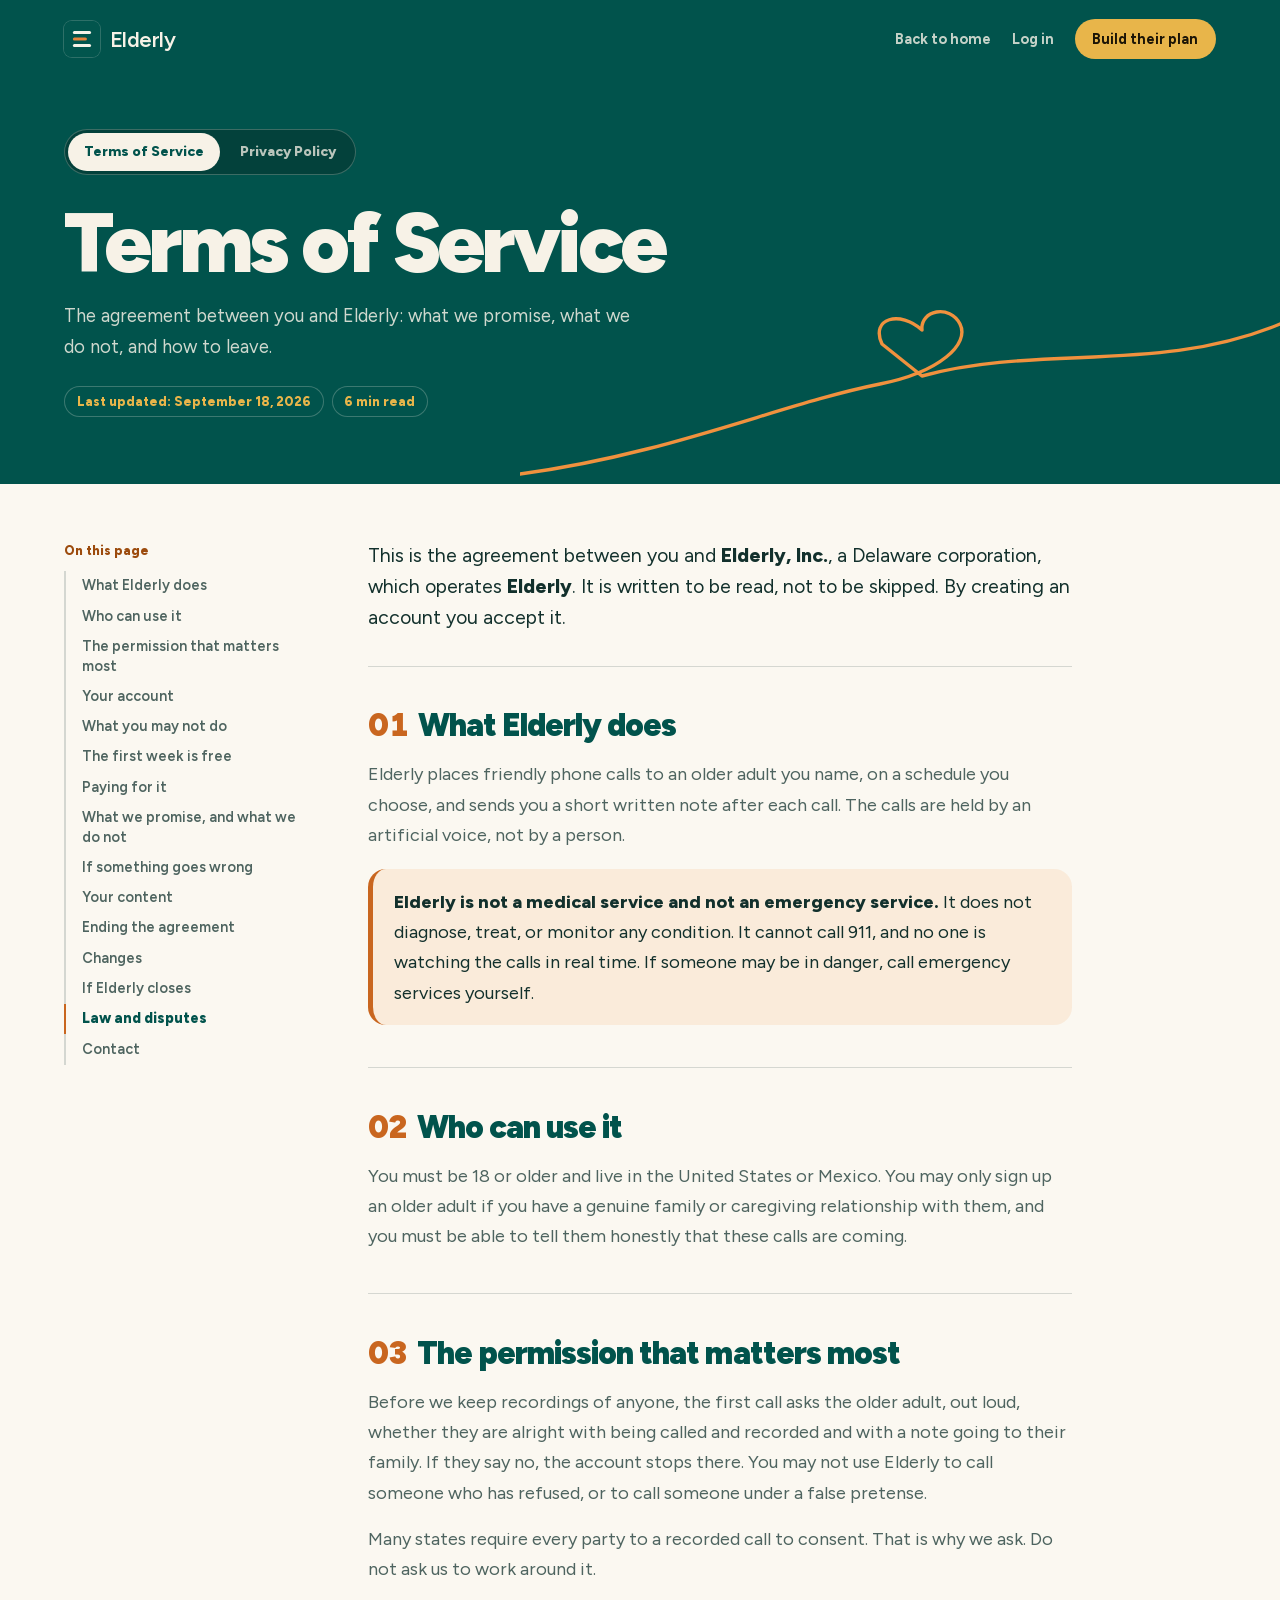
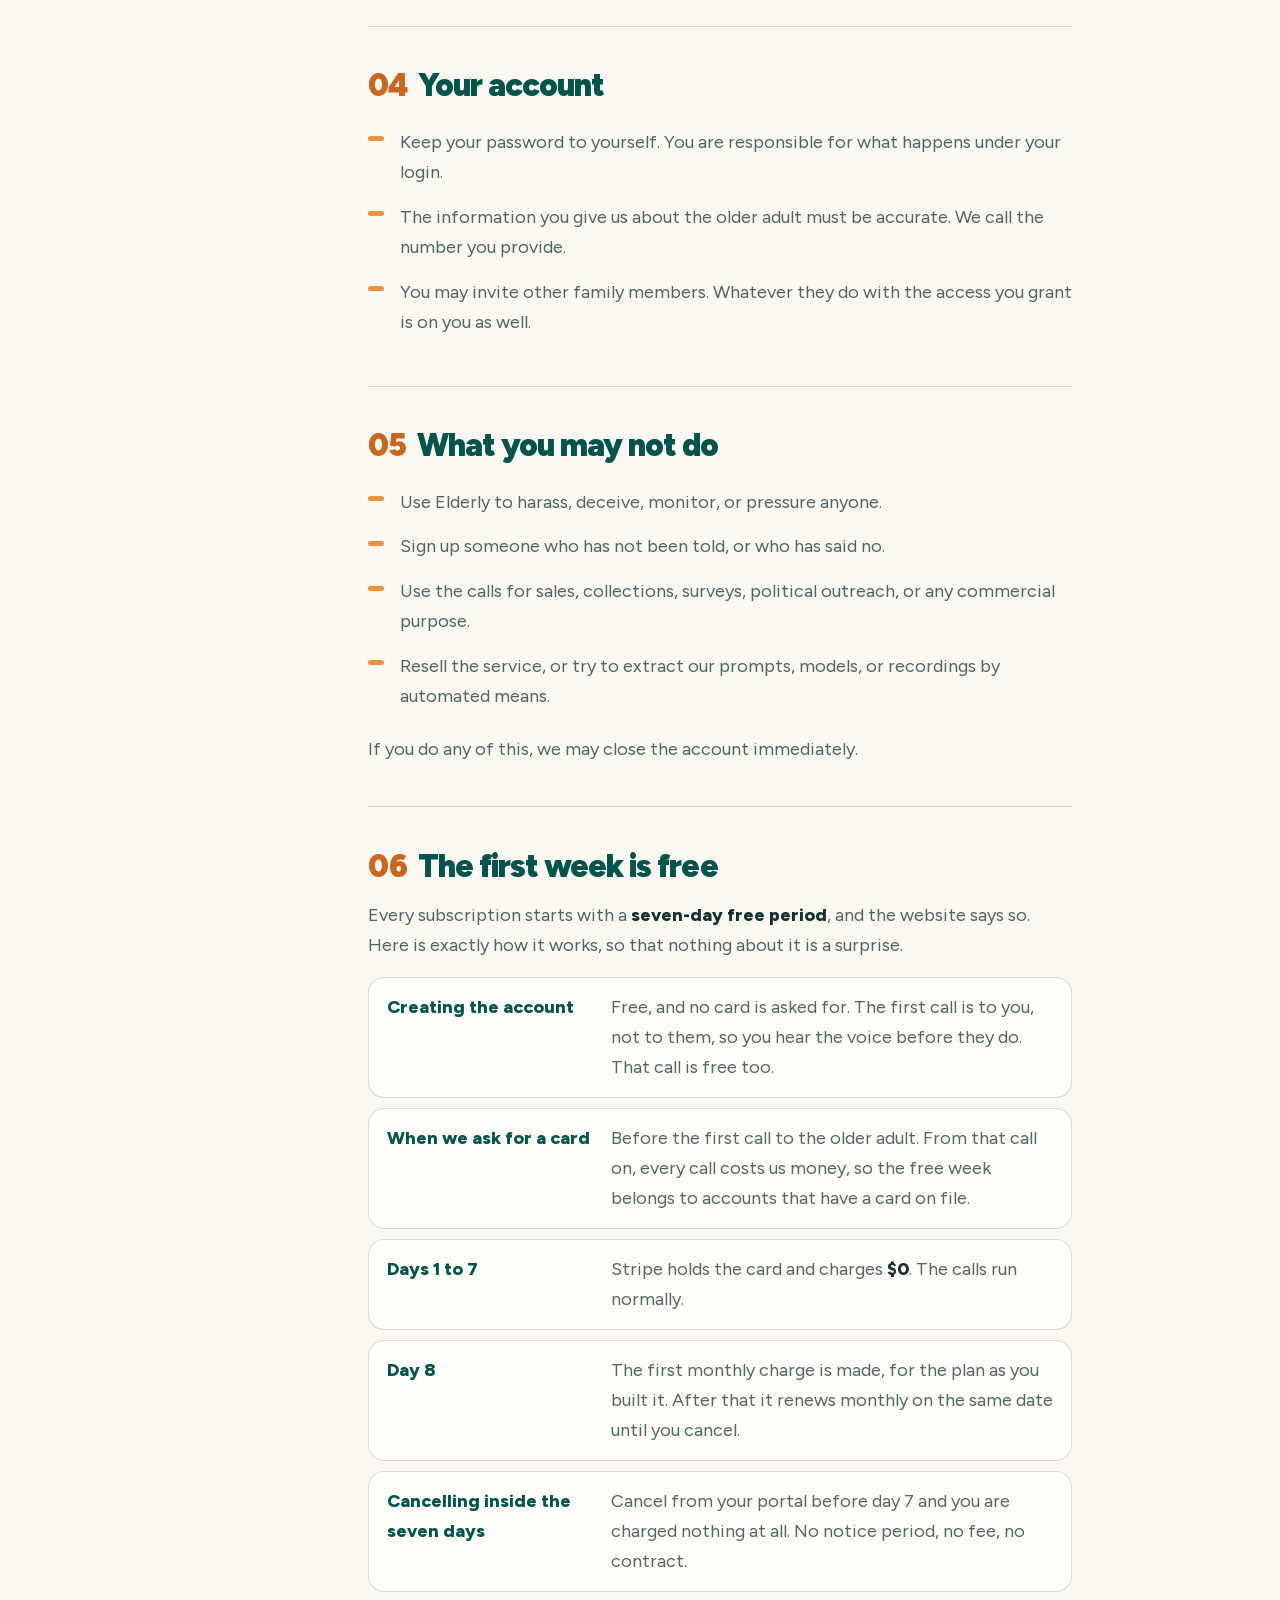
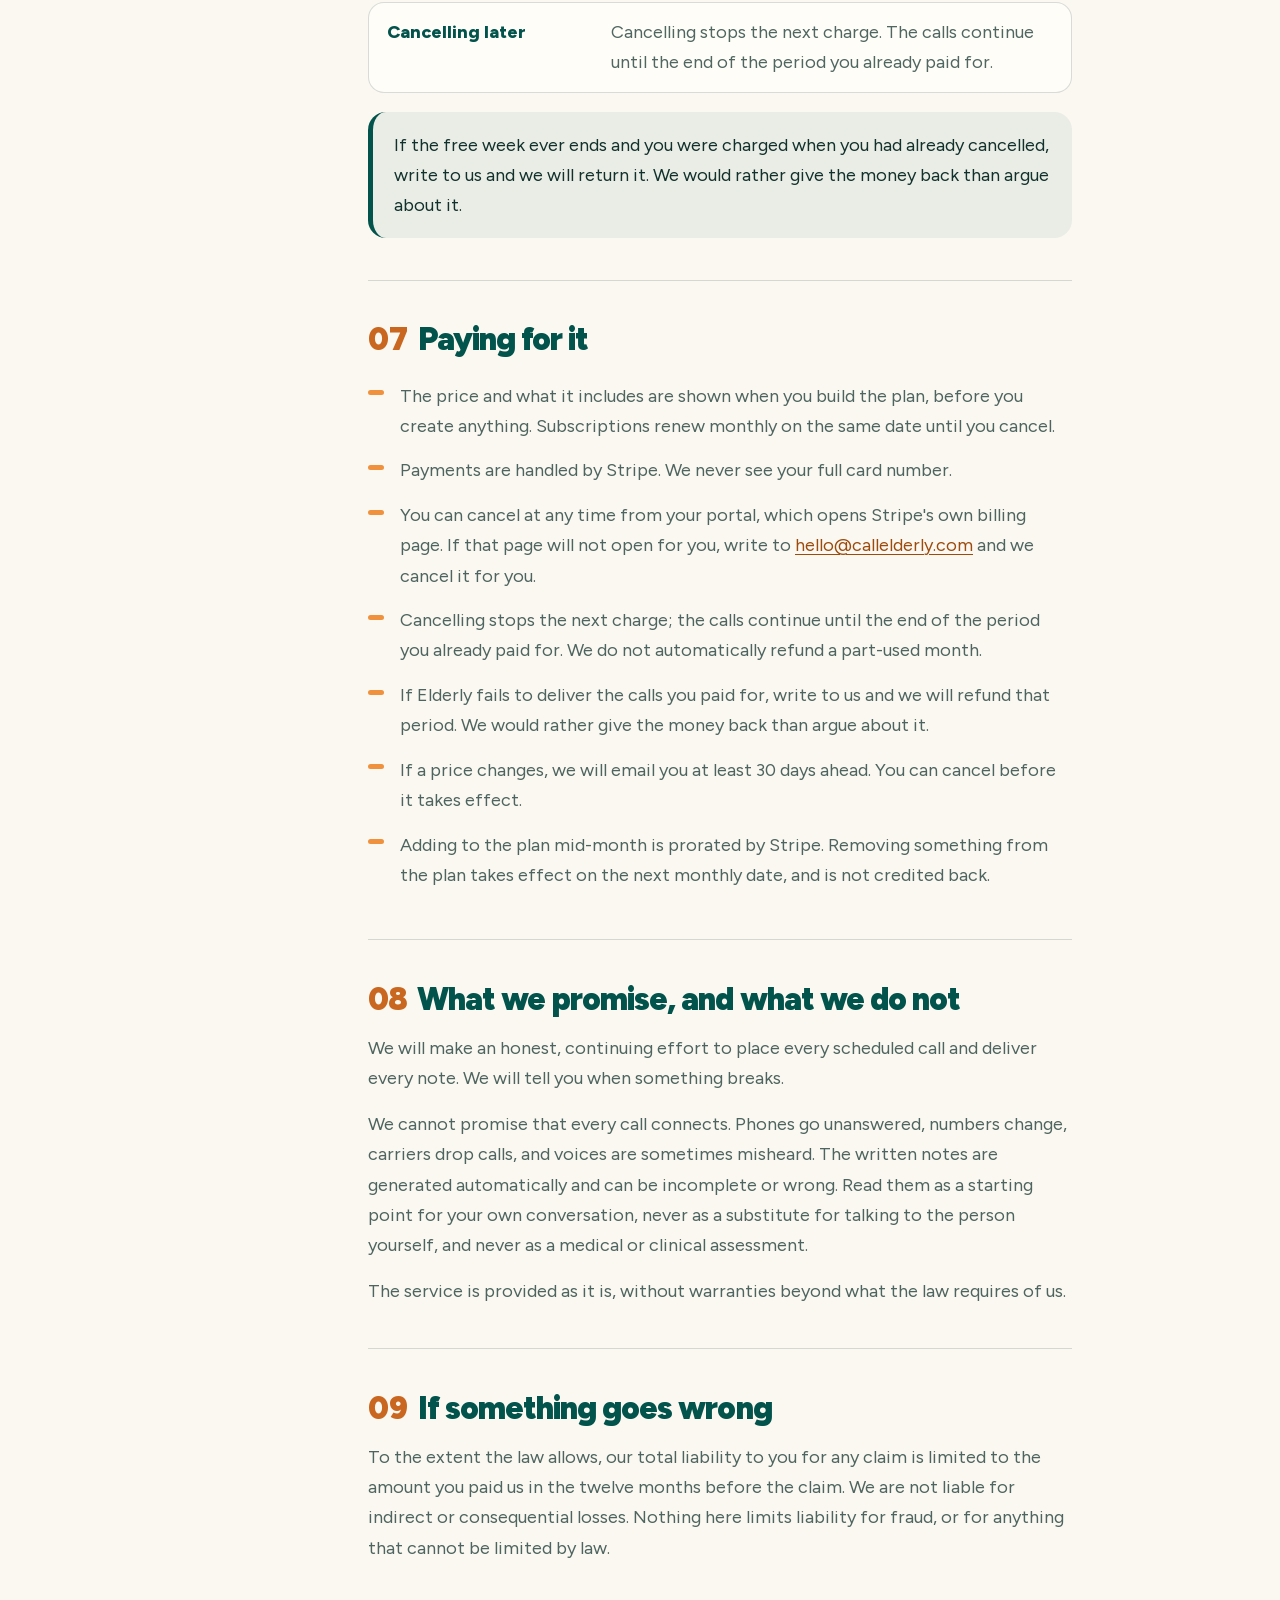
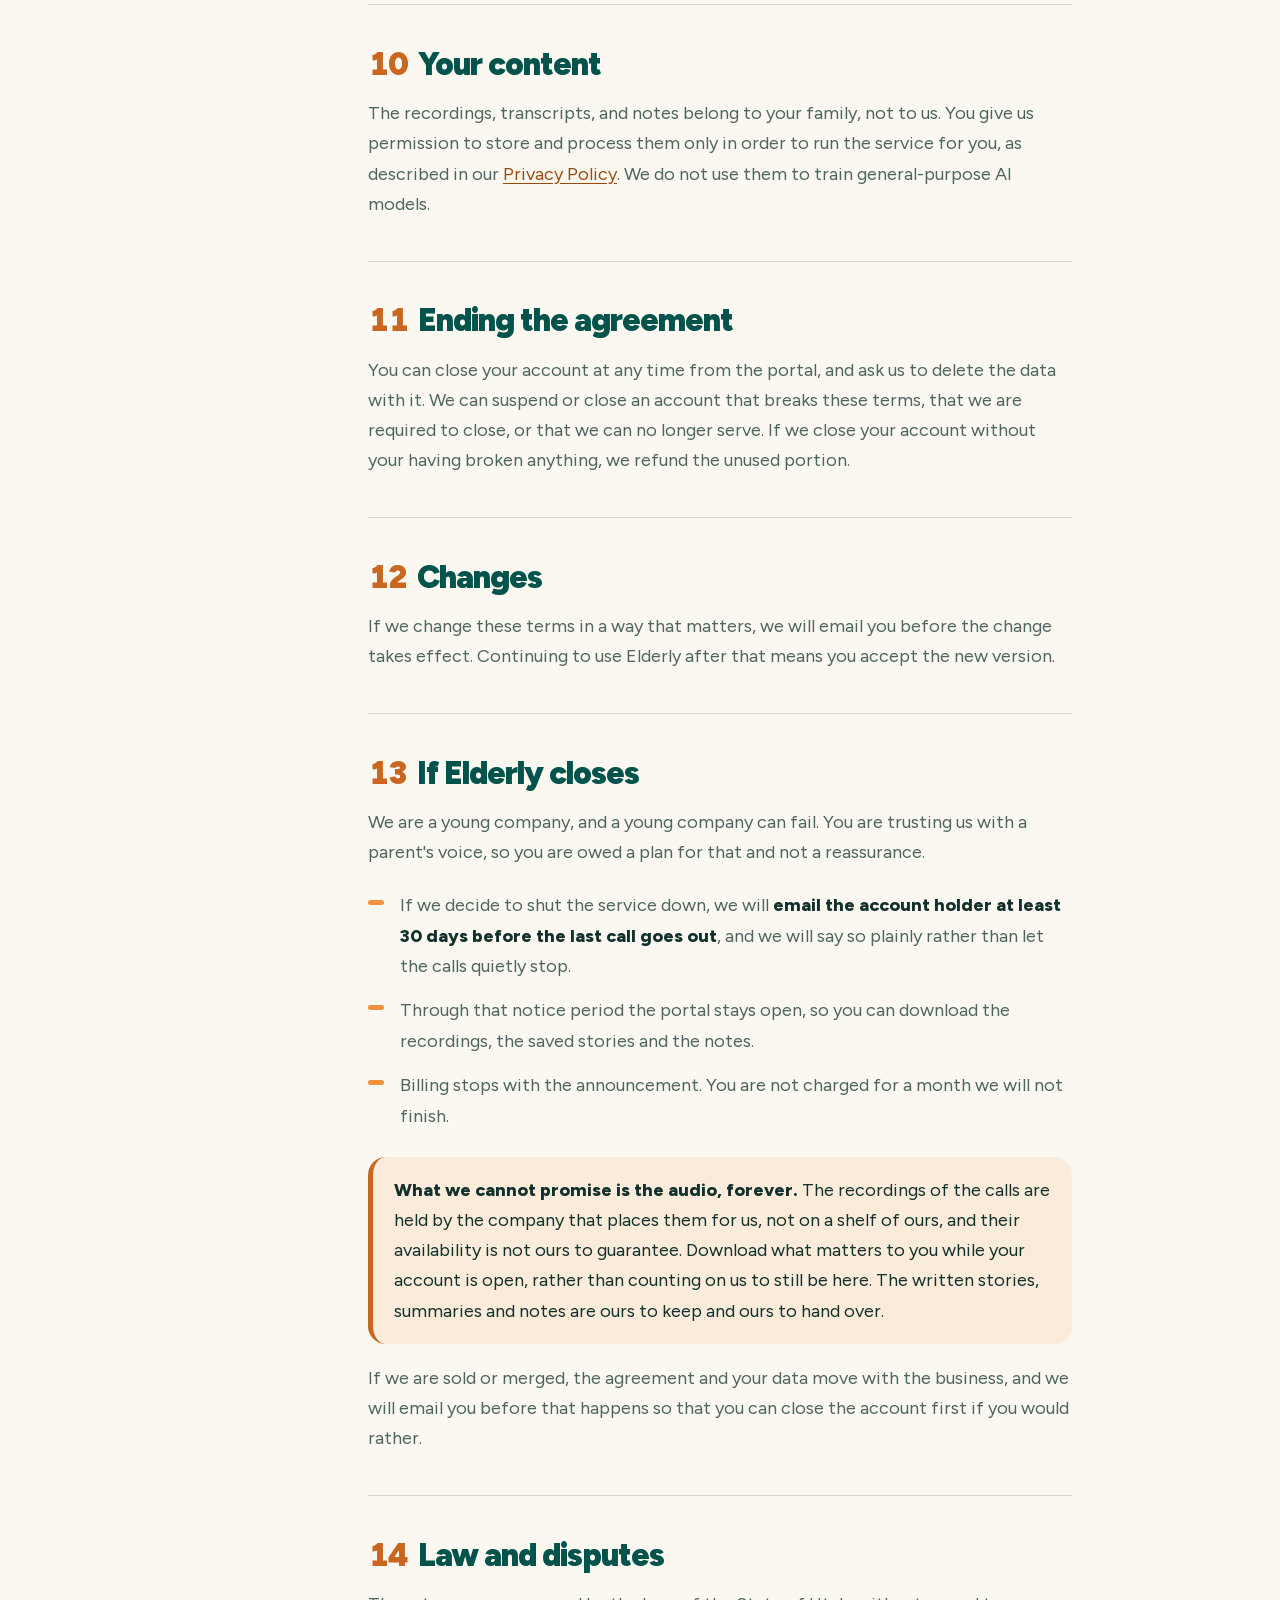
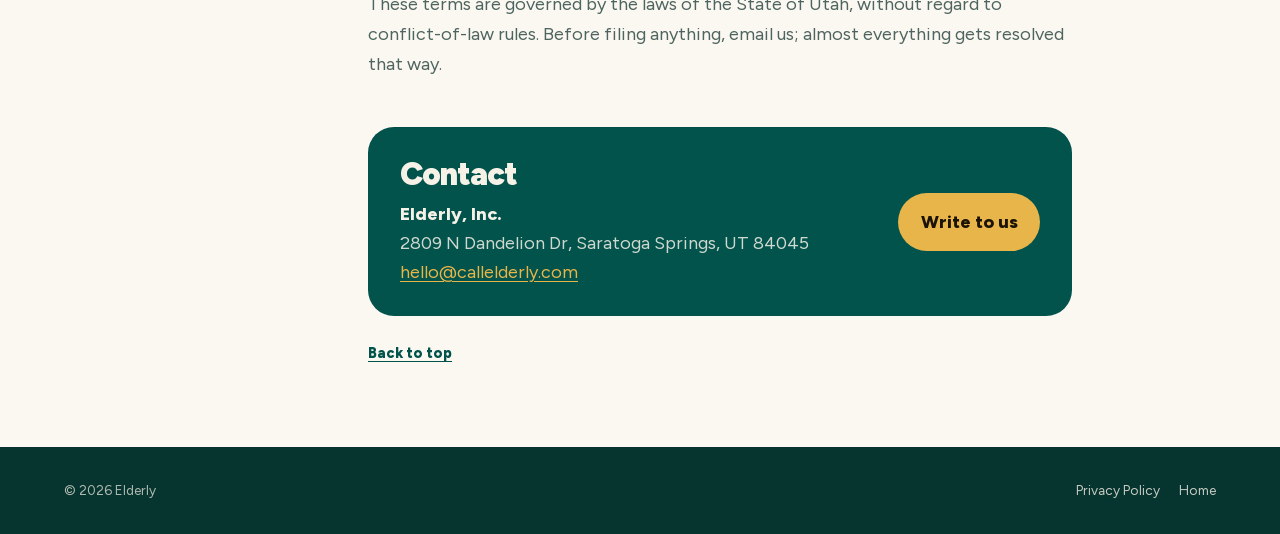
<file: terms/index.html>
<!DOCTYPE html>
<html lang="en">
<head>
<meta charset="utf-8">
<link rel="icon" href="/favicon.svg" type="image/svg+xml">
<meta name="viewport" content="width=device-width, initial-scale=1">
<title>Terms of Service · Elderly</title>
<meta name="description" content="The agreement between you and Elderly: what we promise, what we do not, and how to leave.">
<meta name="theme-color" content="#01534C">
<link rel="canonical" href="https://www.callelderly.com/terms">
<link rel="alternate" hreflang="en" href="https://www.callelderly.com/terms">
<link rel="alternate" hreflang="x-default" href="https://www.callelderly.com/terms">
<!-- Como se ve el enlace cuando alguien lo comparte por WhatsApp o en redes. -->
<meta property="og:type" content="website">
<meta property="og:site_name" content="Elderly">
<meta property="og:locale" content="en_US">
<meta property="og:url" content="https://www.callelderly.com/terms">
<meta property="og:title" content="Terms of Service · Elderly">
<meta property="og:description" content="The agreement between you and Elderly: what we promise, what we do not, and how to leave.">
<meta property="og:image" content="https://www.callelderly.com/og.jpg">
<meta property="og:image:width" content="1200">
<meta property="og:image:height" content="630">
<meta property="og:image:alt" content="An older woman smiling on the phone, outdoors.">
<meta name="twitter:card" content="summary_large_image">
<meta name="twitter:title" content="Terms of Service · Elderly">
<meta name="twitter:description" content="The agreement between you and Elderly: what we promise, what we do not, and how to leave.">
<meta name="twitter:image" content="https://www.callelderly.com/og.jpg">
<meta name="twitter:image:alt" content="An older woman smiling on the phone, outdoors.">
<link rel="stylesheet" href="/fonts/fonts.css">
<style>
:root{
  --teal:#01534C; --forest:#06342F; --cream:#F7F2E7; --amber:#F0913E;
  --oat:#F0E8DA; --honey:#E8B54A; --amber-dp:#C9661F; --amber-tx:#9C4B0D;
  --ink:#12302C; --ink-soft:rgba(18,48,44,.74);
  --rule:rgba(18,48,44,.16); --rule-c:rgba(247,242,231,.24);
  --w:min(100% - 3rem, 72rem);
}
*{box-sizing:border-box}
html{scroll-behavior:smooth;scroll-padding-top:1.5rem}
@media(prefers-reduced-motion:reduce){html{scroll-behavior:auto}}
body{margin:0;background:#FBF8F1;color:var(--ink);font-family:"Figtree",-apple-system,BlinkMacSystemFont,"Segoe UI",Roboto,sans-serif;
  font-size:18px;line-height:1.68;-webkit-font-smoothing:antialiased}
a{color:var(--amber-tx);text-underline-offset:3px}
:focus-visible{outline:3px solid var(--amber-tx);outline-offset:3px}
.w{width:var(--w);margin-inline:auto}
.skip{position:absolute;left:-9999px}
.skip:focus{left:1rem;top:1rem;position:fixed;background:var(--amber);color:#1B1406;padding:.6rem 1rem;border-radius:999px;z-index:99}

/* progress */
.progress{position:fixed;left:0;top:0;height:4px;width:0;background:var(--amber);z-index:50}

/* ---------- header ---------- */
.top{background:var(--teal);color:var(--cream);position:relative;overflow:hidden;isolation:isolate}
.nav{display:flex;align-items:center;gap:1.2rem;height:78px}
.logo{display:inline-flex;align-items:center;gap:.6rem;text-decoration:none;color:var(--cream);font-weight:600;font-size:1.35rem;letter-spacing:-.02em}
.logo .mark{width:36px;height:36px;border-radius:8px;box-shadow:0 0 0 1px rgba(247,242,231,.18)}
.nav .links{margin-left:auto;display:flex;align-items:center;gap:1.3rem;font-size:.9rem;font-weight:700}
.nav .links a{color:var(--cream);text-decoration:none;opacity:.8}
.nav .links a:hover{opacity:1}
.nav .links .btn{background:var(--honey);color:#1B1406;opacity:1;padding:.5rem 1.1rem;border-radius:999px}
.nav .links .btn:hover{background:var(--amber)}
@media(max-width:640px){.nav .links .hs{display:none}}
.hero{padding:3.2rem 0 4.2rem}
.switch{display:inline-flex;gap:.25rem;background:rgba(6,52,47,.55);box-shadow:inset 0 0 0 1px var(--rule-c);border-radius:999px;padding:.25rem;margin-bottom:1.8rem}
.switch a{padding:.45rem 1rem;border-radius:999px;color:var(--cream);text-decoration:none;font-size:.88rem;font-weight:800;opacity:.75}
.switch a[aria-current="page"]{background:var(--cream);color:var(--teal);opacity:1}
.hero h1{margin:0;font-size:clamp(2.8rem,6.5vw,5.4rem);font-weight:900;letter-spacing:-.05em;line-height:.96;color:var(--cream)}
.hero .desc{margin:1.1rem 0 0;font-size:1.15rem;color:rgba(247,242,231,.84);max-width:36rem}
.hero .meta{display:flex;flex-wrap:wrap;gap:.5rem;margin-top:1.4rem}
.hero .meta span{font-size:.8rem;font-weight:800;color:var(--honey);box-shadow:inset 0 0 0 1px var(--rule-c);border-radius:999px;padding:.3rem .8rem}
.cord{position:absolute;right:0;bottom:0;width:min(60%,760px);height:auto;z-index:-1;pointer-events:none}
.cord path{fill:none;stroke:var(--amber);stroke-width:3.4;stroke-linecap:round;stroke-linejoin:round}
@media(prefers-reduced-motion:no-preference){
  .cord path{stroke-dasharray:1500;stroke-dashoffset:1500;animation:draw 2.2s cubic-bezier(.5,0,.2,1) .2s forwards}
}
@keyframes draw{to{stroke-dashoffset:0}}
@media(max-width:760px){.cord{opacity:.45}}

/* ---------- layout ---------- */
.doc{display:grid;grid-template-columns:15rem minmax(0,1fr);gap:4rem;padding:3.5rem 0 5rem}
@media(max-width:960px){.doc{grid-template-columns:1fr;gap:1.2rem;padding-top:1.6rem}}

/* table of contents */
.toc{position:sticky;top:1.5rem;align-self:start;max-height:calc(100vh - 3rem);overflow:auto}
.toc .h{font-size:.8rem;font-weight:800;color:var(--amber-tx);margin:0 0 .6rem}
.toc ol{list-style:none;margin:0;padding:0;border-left:2px solid var(--rule)}
.toc a{display:block;padding:.34rem 0 .34rem 1rem;margin-left:-2px;border-left:2px solid transparent;color:var(--ink-soft);
  text-decoration:none;font-size:.9rem;font-weight:600;line-height:1.35}
.toc a:hover{color:var(--teal)}
.toc a[aria-current="true"]{color:var(--teal);border-left-color:var(--amber-dp);font-weight:800}
.toc details summary{display:none}
@media(max-width:960px){
  .toc{position:static;max-height:none;overflow:visible}
  .toc details{background:#FFFDF8;border:1px solid var(--rule);border-radius:16px;padding:.2rem 1rem}
  .toc details summary{display:flex;justify-content:space-between;align-items:center;cursor:pointer;list-style:none;padding:.7rem 0;font-weight:800;color:var(--teal)}
  .toc details summary::-webkit-details-marker{display:none}
  .toc details summary::after{content:"+";color:var(--amber-tx);font-weight:900;font-size:1.2rem}
  .toc details[open] summary::after{content:"\2013"}
  .toc .h{display:none}
  .toc ol{margin-bottom:.8rem}
}

/* article */
article{max-width:44rem}
.intro{font-size:1.22rem;line-height:1.6;color:var(--ink);margin:0 0 1rem}
section{padding-top:2.6rem;margin-top:2.6rem;border-top:1px solid var(--rule)}
section:first-of-type{margin-top:2rem}
h2{margin:0 0 1rem;font-size:clamp(1.55rem,2.6vw,2rem);font-weight:900;letter-spacing:-.03em;line-height:1.1;color:var(--teal)}
h2 .num{display:inline-block;margin-right:.6rem;color:var(--amber-dp);font-variant-numeric:tabular-nums}
h3{margin:1.6rem 0 .5rem;font-size:1.08rem;font-weight:800;color:var(--teal);letter-spacing:-.01em}
article p{margin:0 0 1rem;color:var(--ink-soft)}
article b{color:var(--ink);font-weight:800}
article ul{margin:0 0 1rem;padding:0;list-style:none}
article li{position:relative;padding:.45rem 0 .45rem 2rem;color:var(--ink-soft)}
article li::before{content:"";position:absolute;left:0;top:1.05rem;width:16px;height:5px;border-radius:3px;background:var(--amber)}
.callout{margin:1.2rem 0;padding:1.1rem 1.3rem;border-radius:18px;background:rgba(1,83,76,.07);border-left:5px solid var(--teal)}
.callout p{margin:0;color:var(--ink)}
.callout.warn{background:rgba(240,145,62,.13);border-left-color:var(--amber-dp)}
.duo{display:grid;grid-template-columns:1fr 1fr;gap:.9rem;margin:1rem 0}
@media(max-width:620px){.duo{grid-template-columns:1fr}}
.duo>div{background:#FFFDF8;border:1px solid var(--rule);border-radius:18px;padding:1.1rem 1.2rem}
.duo p{margin:.7rem 0 0;font-size:.97rem}
.av{width:36px;height:36px;border-radius:50%;background:var(--teal);color:var(--cream);display:grid;place-items:center;font-weight:900}
.av.h{background:var(--honey);color:#1B1406}
.tablewrap{overflow-x:auto;margin:1rem 0 1.2rem;border:1px solid var(--rule);border-radius:18px;background:#FFFDF8}
table{width:100%;border-collapse:collapse;font-size:.95rem}
th,td{text-align:left;vertical-align:top;padding:.8rem 1.1rem;border-top:1px solid var(--rule)}
thead th{border-top:0;font-size:.8rem;font-weight:800;color:var(--amber-tx);background:var(--oat)}
tbody th{font-weight:800;color:var(--teal);white-space:nowrap;width:9rem}
td{color:var(--ink-soft)}
.keep{margin:1rem 0;display:grid;gap:.6rem}
.keep>div{display:grid;grid-template-columns:13rem 1fr;gap:1rem;padding:.9rem 1.1rem;background:#FFFDF8;border:1px solid var(--rule);border-radius:16px}
@media(max-width:620px){.keep>div{grid-template-columns:1fr;gap:.2rem}}
.keep dt{font-weight:800;color:var(--teal)}
.keep dd{margin:0;color:var(--ink-soft)}
.rights{display:grid;grid-template-columns:1fr 1fr;gap:.8rem;margin:1rem 0 1.2rem}
@media(max-width:620px){.rights{grid-template-columns:1fr}}
.rights>div{background:#FFFDF8;border:1px solid var(--rule);border-radius:18px;padding:1rem 1.2rem}
.rights b{display:block;color:var(--teal);font-size:1.05rem}
.rights p{margin:.3rem 0 0;font-size:.95rem}

.contact{margin-top:3rem;background:var(--teal);color:var(--cream);border-radius:26px;padding:1.8rem 2rem;display:flex;gap:1.5rem 3rem;flex-wrap:wrap;align-items:center}
.contact h2{color:var(--cream);margin:0 0 .5rem}
.contact address{font-style:normal;line-height:1.6;color:rgba(247,242,231,.84)}
.contact address b{color:var(--cream)}
.contact a{color:var(--honey)}
.contact .btn{margin-left:auto;background:var(--honey);color:#1B1406;text-decoration:none;font-weight:800;padding:.85rem 1.4rem;border-radius:999px;white-space:nowrap}
.contact .btn:hover{background:var(--amber)}
.totop{display:inline-block;margin-top:1.6rem;font-weight:800;font-size:.9rem;color:var(--teal)}

footer{background:var(--forest);color:rgba(247,242,231,.7);font-size:.85rem;padding:2rem 0}
footer .w{display:flex;flex-wrap:wrap;gap:.8rem 2rem;justify-content:space-between;align-items:center}
footer a{color:var(--cream);text-decoration:none;opacity:.8}
footer a:hover{opacity:1;text-decoration:underline}
footer nav{display:flex;gap:1.2rem}
@media print{.progress,.top .cord,.toc,.nav .links,footer{display:none}.top{background:none;color:#000}.hero h1,.hero .desc{color:#000}.doc{display:block}}
</style>
</head>
<body>
<a class="skip" href="#main">Skip to content</a>
<div class="progress" id="progress" aria-hidden="true"></div>

<header class="top">
  <div class="w nav">
    <a class="logo" href="https://www.callelderly.com/" aria-label="Elderly home">
      <svg class="mark" viewBox="0 0 1932 1932" aria-hidden="true"><rect width="1932" height="1932" rx="360" fill="#02554D"/><rect x="476" y="533" width="978" height="164" rx="82" fill="#F6F2E7"/><rect x="476" y="884" width="754" height="164" rx="82" fill="#E8843A"/><rect x="476" y="1231" width="978" height="164" rx="82" fill="#F6F2E7"/></svg>
      <span>Elderly</span>
    </a>
    <div class="links">
      <a class="hs" href="https://www.callelderly.com/">Back to home</a>
      <a class="hs" href="https://www.callelderly.com/ingresar">Log in</a>
      <a class="btn" href="https://www.callelderly.com/#price">Build their plan</a>
    </div>
  </div>
  <div class="w hero">
    <nav class="switch" aria-label="Legal pages">
      <a href="https://www.callelderly.com/terms" aria-current="page">Terms of Service</a>
      <a href="https://www.callelderly.com/privacy">Privacy Policy</a>
    </nav>
    <h1>Terms of Service</h1>
    <p class="desc">The agreement between you and Elderly: what we promise, what we do not, and how to leave.</p>
    <div class="meta"><span>Last updated: September 18, 2026</span><span id="readtime">Reading time</span></div>
  </div>
  <svg class="cord" viewBox="0 0 760 200" aria-hidden="true">
    <path d="M0 190 C 150 170, 260 120, 360 100 C 420 88, 450 60, 440 40 C 430 20, 400 26, 402 46 C 380 26, 350 34, 362 60 L 402 92 C 520 60, 640 90, 760 40"/>
  </svg>
</header>

<main id="main" class="w doc">
  <nav class="toc" aria-label="On this page">
    <details id="tocd" open>
      <summary>On this page</summary>
      <p class="h">On this page</p>
      <ol id="toclist"></ol>
    </details>
  </nav>

  <article id="doc">
<p class="intro">This is the agreement between you and <b>Elderly, Inc.</b>, a Delaware corporation, which operates <b>Elderly</b>. It is written to be read, not to be skipped. By creating an account you accept it.</p>

<section id="what-elderly-does"><h2>What Elderly does</h2>
<p>Elderly places friendly phone calls to an older adult you name, on a schedule you choose, and sends you a short written note after each call. The calls are held by an artificial voice, not by a person.</p>
<div class="callout warn"><p><b>Elderly is not a medical service and not an emergency service.</b> It does not diagnose, treat, or monitor any condition. It cannot call 911, and no one is watching the calls in real time. If someone may be in danger, call emergency services yourself.</p></div>
</section>

<section id="who-can-use-it"><h2>Who can use it</h2>
<p>You must be 18 or older and live in the United States or Mexico. You may only sign up an older adult if you have a genuine family or caregiving relationship with them, and you must be able to tell them honestly that these calls are coming.</p>
</section>

<section id="permission"><h2>The permission that matters most</h2>
<p>Before we keep recordings of anyone, the first call asks the older adult, out loud, whether they are alright with being called and recorded and with a note going to their family. If they say no, the account stops there. You may not use Elderly to call someone who has refused, or to call someone under a false pretense.</p>
<p>Many states require every party to a recorded call to consent. That is why we ask. Do not ask us to work around it.</p>
</section>

<section id="your-account"><h2>Your account</h2>
<ul>
<li>Keep your password to yourself. You are responsible for what happens under your login.</li>
<li>The information you give us about the older adult must be accurate. We call the number you provide.</li>
<li>You may invite other family members. Whatever they do with the access you grant is on you as well.</li>
</ul>
</section>

<section id="may-not"><h2>What you may not do</h2>
<ul>
<li>Use Elderly to harass, deceive, monitor, or pressure anyone.</li>
<li>Sign up someone who has not been told, or who has said no.</li>
<li>Use the calls for sales, collections, surveys, political outreach, or any commercial purpose.</li>
<li>Resell the service, or try to extract our prompts, models, or recordings by automated means.</li>
</ul>
<p>If you do any of this, we may close the account immediately.</p>
</section>


<section id="free-week"><h2>The first week is free</h2>
<p>Every subscription starts with a <b>seven-day free period</b>, and the website says so. Here is exactly how it works, so that nothing about it is a surprise.</p>
<dl class="keep">
<div><dt>Creating the account</dt><dd>Free, and no card is asked for. The first call is to you, not to them, so you hear the voice before they do. That call is free too.</dd></div>
<div><dt>When we ask for a card</dt><dd>Before the first call to the older adult. From that call on, every call costs us money, so the free week belongs to accounts that have a card on file.</dd></div>
<div><dt>Days 1 to 7</dt><dd>Stripe holds the card and charges <b>$0</b>. The calls run normally.</dd></div>
<div><dt>Day 8</dt><dd>The first monthly charge is made, for the plan as you built it. After that it renews monthly on the same date until you cancel.</dd></div>
<div><dt>Cancelling inside the seven days</dt><dd>Cancel from your portal before day 7 and you are charged nothing at all. No notice period, no fee, no contract.</dd></div>
<div><dt>Cancelling later</dt><dd>Cancelling stops the next charge. The calls continue until the end of the period you already paid for.</dd></div>
</dl>
<div class="callout"><p>If the free week ever ends and you were charged when you had already cancelled, write to us and we will return it. We would rather give the money back than argue about it.</p></div>
</section>

<section id="paying"><h2>Paying for it</h2>
<ul>
<li>The price and what it includes are shown when you build the plan, before you create anything. Subscriptions renew monthly on the same date until you cancel.</li>
<li>Payments are handled by Stripe. We never see your full card number.</li>
<li>You can cancel at any time from your portal, which opens Stripe's own billing page. If that page will not open for you, write to <a href="mailto:hello@callelderly.com">hello@callelderly.com</a> and we cancel it for you.</li>
<li>Cancelling stops the next charge; the calls continue until the end of the period you already paid for. We do not automatically refund a part-used month.</li>
<li>If Elderly fails to deliver the calls you paid for, write to us and we will refund that period. We would rather give the money back than argue about it.</li>
<li>If a price changes, we will email you at least 30 days ahead. You can cancel before it takes effect.</li>
<li>Adding to the plan mid-month is prorated by Stripe. Removing something from the plan takes effect on the next monthly date, and is not credited back.</li>
</ul>
</section>

<section id="promise"><h2>What we promise, and what we do not</h2>
<p>We will make an honest, continuing effort to place every scheduled call and deliver every note. We will tell you when something breaks.</p>
<p>We cannot promise that every call connects. Phones go unanswered, numbers change, carriers drop calls, and voices are sometimes misheard. The written notes are generated automatically and can be incomplete or wrong. Read them as a starting point for your own conversation, never as a substitute for talking to the person yourself, and never as a medical or clinical assessment.</p>
<p>The service is provided as it is, without warranties beyond what the law requires of us.</p>
</section>

<section id="liability"><h2>If something goes wrong</h2>
<p>To the extent the law allows, our total liability to you for any claim is limited to the amount you paid us in the twelve months before the claim. We are not liable for indirect or consequential losses. Nothing here limits liability for fraud, or for anything that cannot be limited by law.</p>
</section>

<section id="your-content"><h2>Your content</h2>
<p>The recordings, transcripts, and notes belong to your family, not to us. You give us permission to store and process them only in order to run the service for you, as described in our <a href="https://www.callelderly.com/privacy">Privacy Policy</a>. We do not use them to train general-purpose AI models.</p>
</section>

<section id="ending"><h2>Ending the agreement</h2>
<p>You can close your account at any time from the portal, and ask us to delete the data with it. We can suspend or close an account that breaks these terms, that we are required to close, or that we can no longer serve. If we close your account without your having broken anything, we refund the unused portion.</p>
</section>


<section id="changes"><h2>Changes</h2>
<p>If we change these terms in a way that matters, we will email you before the change takes effect. Continuing to use Elderly after that means you accept the new version.</p>
</section>

<section id="if-we-close"><h2>If Elderly closes</h2>
<p>We are a young company, and a young company can fail. You are trusting us with a parent's voice, so you are owed a plan for that and not a reassurance.</p>
<ul>
<li>If we decide to shut the service down, we will <b>email the account holder at least 30 days before the last call goes out</b>, and we will say so plainly rather than let the calls quietly stop.</li>
<li>Through that notice period the portal stays open, so you can download the recordings, the saved stories and the notes.</li>
<li>Billing stops with the announcement. You are not charged for a month we will not finish.</li>
</ul>
<div class="callout warn"><p><b>What we cannot promise is the audio, forever.</b> The recordings of the calls are held by the company that places them for us, not on a shelf of ours, and their availability is not ours to guarantee. Download what matters to you while your account is open, rather than counting on us to still be here. The written stories, summaries and notes are ours to keep and ours to hand over.</p></div>
<p>If we are sold or merged, the agreement and your data move with the business, and we will email you before that happens so that you can close the account first if you would rather.</p>
</section>

<section id="law"><h2>Law and disputes</h2>
<p>These terms are governed by the laws of the State of Utah, without regard to conflict-of-law rules. Before filing anything, email us; almost everything gets resolved that way.</p>
</section>

    <section id="contact" class="contact">
      <div>
        <h2>Contact</h2>
        <address><b>Elderly, Inc.</b><br>2809 N Dandelion Dr, Saratoga Springs, UT 84045<br><a href="mailto:hello@callelderly.com">hello@callelderly.com</a></address>
      </div>
      <a class="btn" href="mailto:hello@callelderly.com">Write to us</a>
    </section>
    <a class="totop" href="#main">Back to top</a>
  </article>
</main>

<footer>
  <div class="w">
    <span>© 2026 Elderly</span>
    <nav aria-label="Footer"><a href="https://www.callelderly.com/privacy">Privacy Policy</a><a href="https://www.callelderly.com/">Home</a></nav>
  </div>
</footer>

<script>
(function(){
  var doc=document.getElementById('doc'), list=document.getElementById('toclist');
  var secs=[].slice.call(doc.querySelectorAll('section[id]')), links=[];

  /* numbered headings and the table of contents, built from the sections */
  secs.forEach(function(sec,i){
    var h=sec.querySelector('h2'); if(!h) return;
    var label=h.textContent;
    if(sec.id!=='contact'){ var n=document.createElement('span'); n.className='num'; n.textContent=(i+1<10?'0':'')+(i+1); h.insertBefore(n,h.firstChild); }
    var li=document.createElement('li'), a=document.createElement('a');
    a.href='#'+sec.id; a.textContent=label; li.appendChild(a); list.appendChild(li); links.push(a);
  });

  /* reading time */
  var words=doc.textContent.trim().split(/\s+/).length;
  document.getElementById('readtime').textContent=Math.max(1,Math.round(words/230))+' min read';

  /* collapse the contents on small screens, close after picking */
  var d=document.getElementById('tocd'), mq=window.matchMedia('(max-width:960px)');
  function setOpen(){ d.open=!mq.matches; } setOpen();
  if(mq.addEventListener) mq.addEventListener('change',setOpen);
  list.addEventListener('click',function(){ if(mq.matches) d.open=false; });

  /* active section */
  if('IntersectionObserver' in window){
    var io=new IntersectionObserver(function(es){
      es.forEach(function(e){
        if(!e.isIntersecting) return;
        var i=secs.indexOf(e.target);
        links.forEach(function(l,j){ if(j===i) l.setAttribute('aria-current','true'); else l.removeAttribute('aria-current'); });
      });
    },{rootMargin:'-20% 0px -70% 0px'});
    secs.forEach(function(s){ io.observe(s); });
  }

  /* reading progress */
  var bar=document.getElementById('progress');
  function prog(){
    var h=document.documentElement, max=h.scrollHeight-h.clientHeight;
    bar.style.width=(max>0? Math.min(100,h.scrollTop/max*100):0)+'%';
  }
  addEventListener('scroll',prog,{passive:true}); addEventListener('resize',prog); prog();
})();
</script>
</body>
</html>
</file>
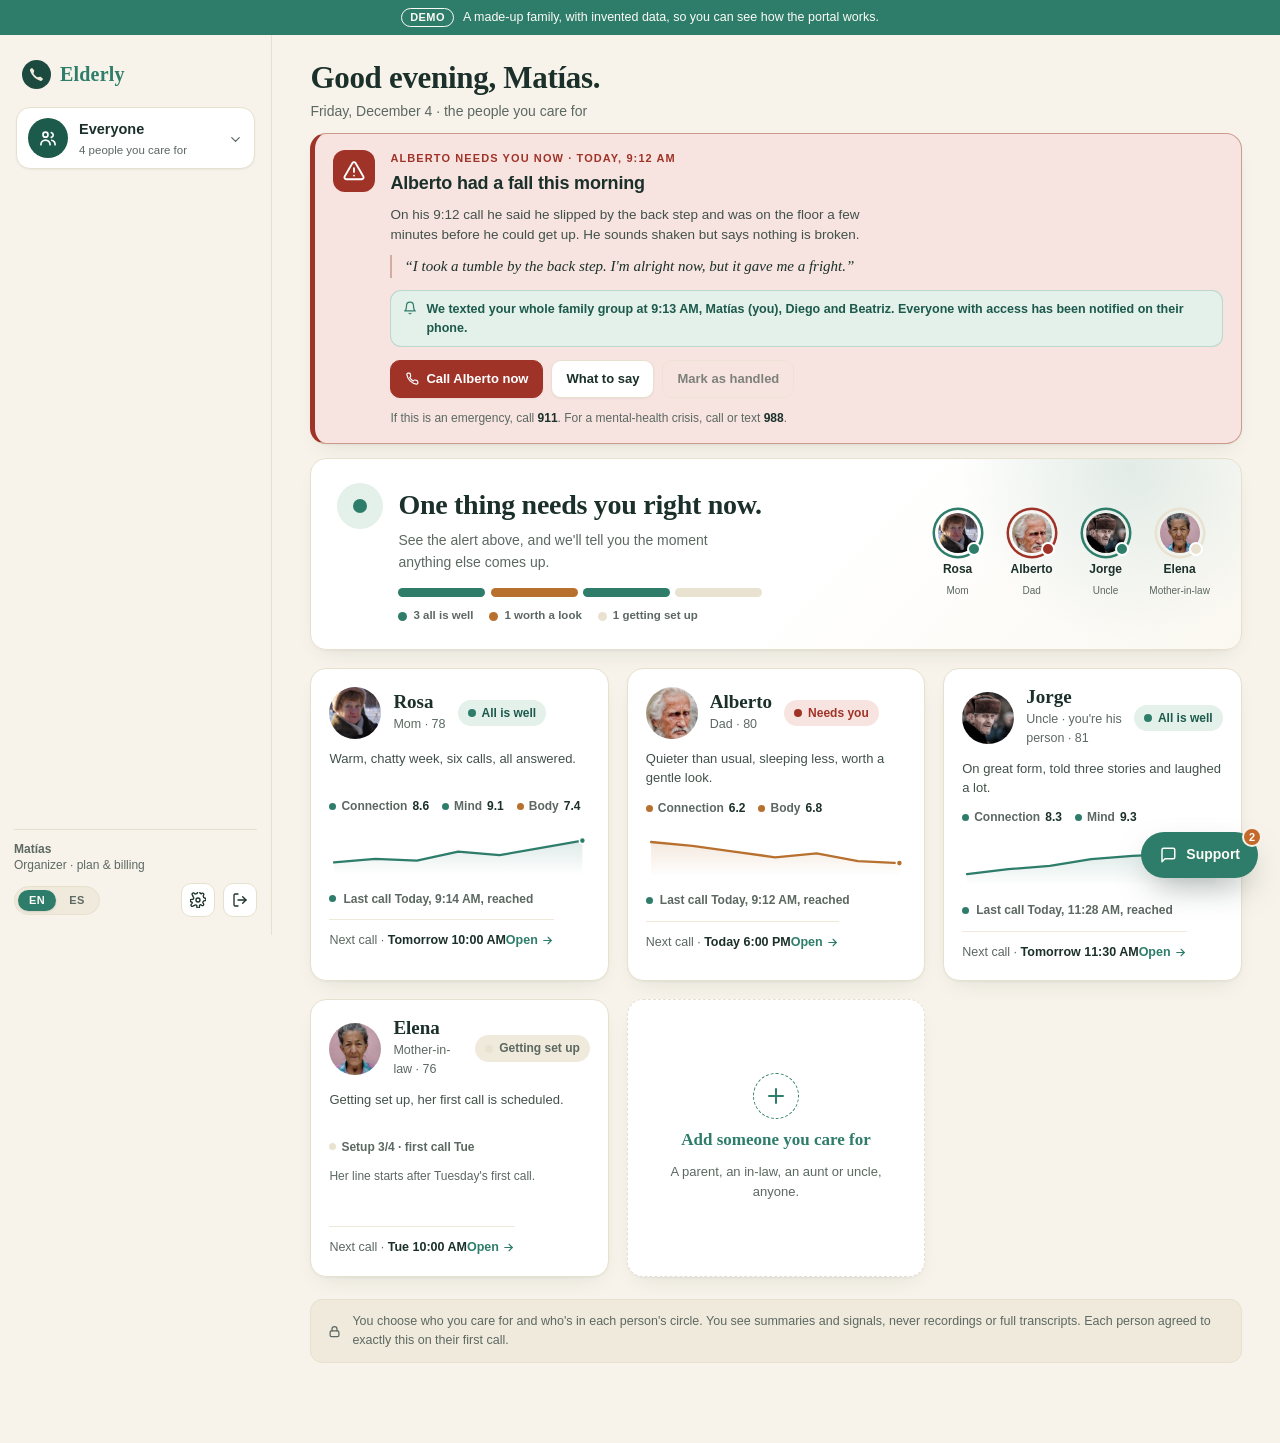
<file: family-portal.html>
<!doctype html>
<html lang="en">
<head>
  <!-- Esta pagina es una PLANTILLA de trabajo, con datos inventados de "Rosa".
       Se lee igual que un portal de verdad, asi que no puede aparecer en Google:
       una hija que la encuentre buscando "Elderly portal" leeria un informe de
       salud que no es de nadie. -->
  <meta name="robots" content="noindex, nofollow">

<meta charset="utf-8">
<meta name="viewport" content="width=device-width,initial-scale=1">
<title>Elderly - Family portal</title>
<link rel="stylesheet" href="/motion/fx.css">
<style>:root{color-scheme:light}body{margin:0;padding:0;font:14px -apple-system,BlinkMacSystemFont,sans-serif;background:#faf9f5;color:#141413}img{max-width:100%}</style>
</head>
<body>
<style>
  :root{
    /* light-first, warm neutral base + one green accent + amber semantic */
    --bg:#F7F3EA; --bg2:#F0EADC; --card:#FFFFFF; --card2:#FBF8F1; --ink:#1B302A; --ink2:#42514A;
    --muted:#5C6862; --line:#E8E0CF; --line2:#F0EADC; --hair:#EFE9DB;
    --brand:#2E7D6B; --brand-deep:#1C5A4C; --brand-ink:#FCFBF6; --brand-soft:#E4F0EA;
    --good:#2E7D6B; --good-soft:#E4F0EA; --watch:#B7702E; --watch-soft:#FBEFDF;
    --amber:#C4692A; --amber-soft:#FAEEDF;
    --alarm:#A03328; --alarm-soft:#F7E4E0;
    --lilac:#6D6AC4; --sky:#3E7CA8; --rose:#B7546A;
    --warm:#EAF3EC; --track:#EAE2D1; --grid:#EFE9DA;
    --shadow-sm:0 1px 2px rgba(27,48,42,.05);
    --shadow:0 1px 2px rgba(27,48,42,.04), 0 10px 24px -12px rgba(27,48,42,.14);
    --shadow-md:0 2px 6px rgba(27,48,42,.05), 0 18px 40px -18px rgba(27,48,42,.20);
    --shadow-lg:0 30px 70px -30px rgba(27,48,42,.28);
    --serif:"Iowan Old Style","Palatino Linotype",Palatino,"Book Antiqua",Georgia,serif;
    --sans:-apple-system,BlinkMacSystemFont,"Segoe UI",Roboto,Helvetica,sans-serif;
    --r:16px;
  }
  *{box-sizing:border-box}
  html{scroll-behavior:smooth}
  body{margin:0;background:var(--bg);color:var(--ink);font:15px/1.55 var(--sans);-webkit-font-smoothing:antialiased;text-rendering:optimizeLegibility}
  .serif{font-family:var(--serif)}
  .num{font-variant-numeric:tabular-nums}
  h1,h2,h3,h4{font-family:var(--serif);font-weight:600;margin:0;letter-spacing:-.01em}
  button{font:inherit;cursor:pointer;color:inherit;background:none;border:0}
  a{color:var(--brand);text-decoration:none}
  :focus-visible{outline:2px solid var(--brand);outline-offset:2px;border-radius:4px}

  .shell{display:grid;grid-template-columns:272px 1fr;min-height:100vh}
  @media(max-width:920px){ .shell{grid-template-columns:1fr} .side{position:static!important;height:auto!important;border-right:0!important;border-bottom:1px solid var(--line)} }

  /* ============ SIDEBAR ============ */
  .side{background:var(--bg);border-right:1px solid var(--line);padding:18px 14px;display:flex;flex-direction:column;gap:3px;position:sticky;top:0;height:100vh;overflow-y:auto}
  .brand{display:flex;align-items:center;gap:9px;padding:6px 8px 14px}
  .brand svg{width:29px;height:29px;flex:none}
  .brand b{font-family:var(--serif);font-size:20px;color:var(--brand);letter-spacing:.2px}

  /* elder switcher */
  .switch{position:relative;margin:0 2px 8px}
  .switch-btn{display:flex;align-items:center;gap:11px;width:100%;background:var(--card);border:1px solid var(--line);border-radius:14px;padding:9px 11px;box-shadow:var(--shadow-sm);text-align:left}
  .switch-btn:hover{border-color:var(--brand)}
  .av{border-radius:50%;display:grid;place-items:center;font-family:var(--serif);font-weight:700;color:#fff;flex:none}
  .switch-btn .av{width:40px;height:40px;font-size:18px}
  .switch-btn .nm{font-weight:700;font-size:14.5px;line-height:1.15}
  .switch-btn .rl{font-size:11.5px;color:var(--muted);display:flex;align-items:center;gap:5px;margin-top:1px}
  .switch-btn .chev{margin-left:auto;color:var(--muted);flex:none;transition:transform .18s}
  .switch.open .switch-btn .chev{transform:rotate(180deg)}
  .dot{width:8px;height:8px;border-radius:50%;background:var(--good);display:inline-block;flex:none}
  .dot.watch{background:var(--watch)} .dot.zero{background:var(--track)}
  .menu{position:absolute;left:0;right:0;top:calc(100% + 6px);background:var(--card);border:1px solid var(--line);border-radius:14px;box-shadow:var(--shadow-md);padding:6px;z-index:40;display:none}
  .switch.open .menu{display:block;animation:pop .16s ease both}
  @keyframes pop{from{opacity:0;transform:translateY(-4px)}to{opacity:1;transform:none}}
  .menu .mlabel{font-size:10px;text-transform:uppercase;letter-spacing:.12em;color:var(--muted);font-weight:700;padding:8px 10px 4px}
  .mitem{display:flex;align-items:center;gap:10px;width:100%;border-radius:10px;padding:8px 10px;text-align:left}
  .mitem:hover{background:var(--bg2)}
  .mitem.active{background:var(--brand-soft)}
  .mitem .av{width:30px;height:30px;font-size:13px}
  .mitem .nm{font-weight:600;font-size:13.5px}
  .mitem .rl{font-size:11px;color:var(--muted)}
  .mitem .tick{margin-left:auto;color:var(--brand)}
  .madd{color:var(--brand);font-weight:600;font-size:13px;border-top:1px solid var(--hair);margin-top:4px}
  .madd .av{background:none;border:1.5px dashed var(--brand);color:var(--brand)}

  .navlabel{font-size:10px;text-transform:uppercase;letter-spacing:.15em;color:var(--muted);font-weight:700;padding:12px 10px 4px}
  .nav{display:flex;align-items:center;gap:11px;width:100%;text-align:left;border-radius:11px;font-size:14px;font-weight:600;color:var(--ink);padding:9px 11px}
  .nav:hover{background:var(--bg2)}
  .nav.on{background:var(--brand);color:var(--brand-ink);box-shadow:var(--shadow-sm)}
  .nav .ic{width:18px;text-align:center;flex:none;opacity:.9;font-size:14px}
  .nav .badge{margin-left:auto;font-size:10px;font-weight:800;background:var(--warm);color:var(--brand);border-radius:99px;padding:1px 7px}
  .nav.on .badge{background:rgba(255,255,255,.22);color:var(--brand-ink)}
  .sidefoot{margin-top:auto;border-top:1px solid var(--line);padding-top:12px;display:flex;flex-direction:column;align-items:stretch;gap:10px}
  .sidefoot .you{font-size:12px;color:var(--muted);line-height:1.3}
  .footctrls{display:flex;align-items:center;gap:8px}
  .footctrls .ctlrow{margin-left:auto}
  .iconbtn{width:34px;height:34px;border-radius:10px;border:1px solid var(--line);background:var(--card);display:grid;place-items:center;font-size:15px}
  .iconbtn:hover{background:var(--bg2)}

  /* ============ MAIN ============ */
  main{padding:26px clamp(16px,3vw,40px) 80px;min-width:0;max-width:1180px}
  .top{display:flex;align-items:flex-end;justify-content:space-between;gap:16px;flex-wrap:wrap;margin-bottom:10px}
  .top h1{font-size:clamp(23px,2.7vw,31px);line-height:1.12;text-wrap:balance}
  .top .sub{color:var(--muted);font-size:14px;margin-top:5px}
  .top-actions{display:flex;gap:8px;align-items:center}
  .seg{display:inline-flex;background:var(--bg2);border:1px solid var(--line);border-radius:11px;padding:3px}
  .seg button{border-radius:8px;padding:6px 13px;font-size:12.5px;font-weight:700;color:var(--muted)}
  .seg button.on{background:var(--card);color:var(--ink);box-shadow:var(--shadow-sm)}
  .btn{border:1px solid var(--line);background:var(--card);border-radius:10px;padding:8px 14px;font-weight:600;font-size:13px;display:inline-flex;align-items:center;gap:7px;box-shadow:var(--shadow-sm)}
  .btn:hover{border-color:var(--brand)}
  .btn.brand{background:var(--brand);color:var(--brand-ink);border-color:var(--brand)}
  .btn.brand:hover{background:var(--brand-deep)}
  .btn.ghost{box-shadow:none;background:none}

  .pane{display:none} .pane.on{display:block;animation:rise .45s cubic-bezier(.2,.7,.2,1) both}
  @keyframes rise{from{opacity:0;transform:translateY(10px)}to{opacity:1;transform:none}}
  @media(prefers-reduced-motion:reduce){*{animation:none!important;scroll-behavior:auto}}

  .grid{display:grid;gap:18px;grid-template-columns:minmax(0,1fr)}
  .grid>*{min-width:0}
  .g2{grid-template-columns:minmax(0,1fr) minmax(0,1fr)} .g3{grid-template-columns:repeat(3,minmax(0,1fr))}
  @media(max-width:1080px){ .g3{grid-template-columns:minmax(0,1fr)} .g2{grid-template-columns:minmax(0,1fr)} }

  .card{background:var(--card);border:1px solid var(--line);border-radius:var(--r);padding:20px;box-shadow:var(--shadow)}
  .card.tint{background:var(--card2)}
  .kick{font-size:10.5px;text-transform:uppercase;letter-spacing:.14em;color:var(--muted);font-weight:700;margin:0 0 9px}
  .card h2{font-size:18px;margin:0 0 3px} .card h3{font-size:15.5px}
  .note{color:var(--muted);font-size:13px} .mt{margin-top:14px}

  /* ===== HOME: your people ===== */
  .hero-home{position:relative;overflow:hidden;display:grid;grid-template-columns:1.5fr 1fr;gap:26px;align-items:center;
    background:linear-gradient(135deg,var(--card) 55%,var(--card2));border:1px solid var(--line);border-radius:var(--r);padding:24px 26px;box-shadow:var(--shadow)}
  .hero-home::before{content:"";position:absolute;width:360px;height:360px;border-radius:50%;
    background:radial-gradient(circle,color-mix(in srgb,var(--brand) 13%,transparent),transparent 68%);top:-170px;right:-70px;pointer-events:none}
  @media(max-width:760px){ .hero-home{grid-template-columns:1fr;gap:18px} }
  .hh-main{display:flex;gap:15px;align-items:flex-start;position:relative}
  .hh-pulse{width:46px;height:46px;border-radius:50%;background:var(--good-soft);display:grid;place-items:center;flex:none}
  .hh-pulse .pulse{width:14px;height:14px;border-radius:50%;background:var(--good)}
  .hh-title{font-family:var(--serif);font-size:clamp(22px,2.5vw,28px);font-weight:600;letter-spacing:-.01em}
  .hh-sub{color:var(--muted);font-size:14px;margin-top:3px;max-width:44ch}
  .hh-bar{display:flex;gap:5px;margin-top:15px;max-width:380px}
  .hh-bar i{height:9px;border-radius:99px;flex:1;background:var(--track);transform-origin:left;animation:barGrow .85s cubic-bezier(.2,.75,.25,1) both}
  .hh-bar i.good{background:var(--good)} .hh-bar i.watch{background:var(--watch)}
  @keyframes barGrow{from{transform:scaleX(0);opacity:.3}to{transform:scaleX(1);opacity:1}}
  .hh-legend{display:flex;gap:16px;flex-wrap:wrap;margin-top:10px;font-size:11.5px;color:var(--muted);font-weight:600}
  .hh-legend span{display:inline-flex;align-items:center;gap:6px}
  .hh-legend .d{width:9px;height:9px;border-radius:50%;display:inline-block}
  .hh-people{display:flex;gap:4px;justify-content:flex-end;flex-wrap:wrap;position:relative}
  @media(max-width:760px){ .hh-people{justify-content:flex-start} }
  .hh-person{display:flex;flex-direction:column;align-items:center;gap:7px;width:70px;border-radius:13px;padding:9px 4px}
  .hh-person:hover{background:color-mix(in srgb,var(--brand) 7%,transparent)}
  .hh-person:hover .ringav{transform:translateY(-2px)}
  .ringav{width:46px;height:46px;border-radius:50%;display:grid;place-items:center;position:relative;transition:transform .18s cubic-bezier(.2,.75,.25,1)}
  .ringav .av{width:40px;height:40px;font-size:17px}
  .ringav .sdot{position:absolute;right:0;bottom:0;width:14px;height:14px;border-radius:50%;border:2.5px solid var(--card)}
  .hh-person .nm{font-size:12px;font-weight:700;line-height:1.05;text-align:center}
  .hh-person .rl{font-size:10px;color:var(--muted)}

  .people-grid{display:grid;grid-template-columns:repeat(auto-fill,minmax(280px,1fr));gap:18px;margin-top:18px}
  .pcard{background:var(--card);border:1px solid var(--line);border-radius:var(--r);padding:18px;box-shadow:var(--shadow);text-align:left;transition:transform .15s,box-shadow .15s,border-color .15s;display:flex;flex-direction:column;gap:12px}
  .pcard:hover{transform:translateY(-3px);box-shadow:var(--shadow-md);border-color:color-mix(in srgb,var(--brand) 35%,var(--line))}
  .pcard .head{display:flex;align-items:center;gap:12px}
  .pcard .av{width:52px;height:52px;font-size:22px}
  .pcard .nm{font-family:var(--serif);font-size:19px;font-weight:600;line-height:1.1}
  .pcard .rl{font-size:12.5px;color:var(--muted);margin-top:2px}
  .statpill{display:inline-flex;align-items:center;gap:6px;font-size:12px;font-weight:700;border-radius:99px;padding:4px 10px}
  .statpill.well{background:var(--good-soft);color:var(--brand-deep)}
  .statpill.watch{background:var(--watch-soft);color:var(--watch)}
  .statpill.zero{background:var(--bg2);color:var(--muted)}
  .pcard .spark{height:40px}
  .pcard .foot{display:flex;align-items:center;justify-content:space-between;border-top:1px solid var(--hair);padding-top:11px;font-size:12.5px;color:var(--muted)}
  .pcard .foot b{color:var(--ink);font-weight:600}
  .pcard.addp{border-style:dashed;align-items:center;justify-content:center;text-align:center;color:var(--brand);min-height:210px;gap:8px}
  .pcard.addp .plus{width:46px;height:46px;border-radius:50%;border:1.5px dashed var(--brand);display:grid;place-items:center;color:var(--brand)}
  /* denser home cards */
  .pcard{gap:11px}
  .pline{font-size:13px;color:var(--ink2);line-height:1.45;min-height:36px}
  .pmini{display:flex;flex-wrap:wrap;gap:6px 13px}
  .mstat{font-size:12px;color:var(--muted);font-weight:600;display:inline-flex;align-items:center;gap:5px}
  .mstat b{color:var(--ink);font-variant-numeric:tabular-nums}
  .mdot{width:7px;height:7px;border-radius:50%;flex:none}
  .mdot.up{background:var(--good)} .mdot.flat{background:var(--brand)} .mdot.watch{background:var(--watch)} .mdot.zero{background:var(--track)}
  .pcard .spark{height:48px}
  .pcard .foot .nc{color:var(--muted)} .pcard .foot .nc b{color:var(--ink)}
  .pcard .foot .op{color:var(--brand);font-weight:700;display:inline-flex;align-items:center;gap:3px}
  /* recordings */
  .cardtop{display:flex;justify-content:space-between;align-items:flex-start;gap:10px;flex-wrap:wrap}
  .btn.sm{padding:6px 10px;font-size:12px;gap:5px}
  .reclist{display:flex;flex-direction:column;gap:1px}
  .rec{display:flex;align-items:center;gap:11px;padding:8px 4px;border-radius:10px}
  .rec:hover{background:var(--bg2)}
  .recplay{width:30px;height:30px;border-radius:50%;background:var(--brand-soft);color:var(--brand);display:grid;place-items:center;flex:none}
  .rt{flex:1;min-width:0}
  .rt b{font-size:13.5px;font-weight:600;display:block;white-space:nowrap;overflow:hidden;text-overflow:ellipsis}
  .rt span{font-size:12px;color:var(--muted)}
  .dl{flex:none;color:var(--brand)}
  .lockrow{display:flex;align-items:center;gap:8px;color:var(--muted);font-size:13px;background:var(--bg2);border:1px solid var(--line);border-radius:10px;padding:9px 12px}
  .privacy{align-items:flex-start} .privacy svg{margin-top:1px;flex:none}
  .woven svg{color:var(--good)}

  /* moment (shareable) */
  .moment{background:linear-gradient(155deg,var(--brand-deep),#164A3D 60%,#123A30);color:#FCFBF6;border:0;position:relative;overflow:hidden}
  .moment::after{content:"\201C";position:absolute;font-family:var(--serif);font-size:230px;line-height:1;color:rgba(255,255,255,.06);top:34px;right:20px;pointer-events:none}
  .moment .kick{color:rgba(252,251,246,.66)}
  .moment .q{font-family:var(--serif);font-size:clamp(21px,2.5vw,28px);line-height:1.3;font-weight:600;position:relative;max-width:32ch}
  .moment .by{color:rgba(252,251,246,.8);font-size:14px;margin-top:12px}
  .moment .row{display:flex;gap:9px;margin-top:18px;flex-wrap:wrap}
  .chip{display:inline-flex;align-items:center;gap:7px;border-radius:999px;padding:8px 14px;font-weight:700;font-size:13px;background:rgba(252,251,246,.13);color:#FCFBF6;border:1px solid rgba(252,251,246,.24)}
  .chip:hover{background:rgba(252,251,246,.22)}
  .chip.solid{background:#8FD0BC;color:#123A30;border-color:#8FD0BC}

  /* relief */
  .relief{display:flex;align-items:center;gap:18px;flex-wrap:wrap}
  .relief .pulse{width:15px;height:15px;border-radius:50%;background:var(--good);box-shadow:0 0 0 6px var(--good-soft);flex:none}
  .relief .big{font-family:var(--serif);font-size:22px;font-weight:600}
  .relief .p{color:var(--muted);font-size:14px;margin-top:2px;max-width:54ch}
  .next{margin-left:auto;text-align:right;background:var(--warm);border:1px solid var(--line);border-radius:14px;padding:11px 16px}
  .next .k{font-size:10.5px;text-transform:uppercase;letter-spacing:.12em;color:var(--muted);font-weight:700}
  .next .v{font-family:var(--serif);font-size:17px;font-weight:600}
  @media(max-width:640px){ .next{margin-left:0} }

  /* rings */
  .rings{display:grid;grid-template-columns:repeat(3,minmax(0,1fr));gap:8px;text-align:center}
  @media(max-width:560px){.rings{grid-template-columns:minmax(0,1fr)}}
  .ringbtn{border-radius:14px;padding:12px 6px;width:100%}
  .ringbtn:hover{background:var(--bg2)}
  .ringwrap{position:relative;width:106px;height:106px;margin:0 auto}
  .ringwrap svg{width:106px;height:106px}
  .ringwrap .val{position:absolute;inset:0;display:grid;place-items:center;font-family:var(--serif);font-size:26px;font-weight:600}
  .ringttl{font-family:var(--serif);font-size:15.5px;font-weight:600;margin-top:8px}
  .trend{font-size:12px;font-weight:700;margin-top:2px}
  .trend.up{color:var(--good)} .trend.flat{color:var(--muted)} .trend.watch{color:var(--watch)}
  .baseline{font-size:11.5px;color:var(--muted);margin-top:1px}

  /* calls */
  .calls{display:flex;flex-direction:column;gap:1px}
  .callrow{display:flex;align-items:center;gap:13px;padding:11px 8px;border-radius:11px;text-align:left;width:100%}
  .callrow:hover{background:var(--bg2)}
  .callrow .day{width:46px;flex:none;font-weight:700;font-size:12px;color:var(--muted)}
  .callrow .wm{width:11px;height:11px;border-radius:50%;flex:none}
  .callrow .txt{flex:1;min-width:0}
  .callrow .txt b{font-weight:600;font-size:14px}
  .callrow .txt .s{font-size:12.5px;color:var(--muted);white-space:nowrap;overflow:hidden;text-overflow:ellipsis}
  .callrow .dur{font-size:12px;color:var(--muted);font-variant-numeric:tabular-nums;flex:none}
  .miniflag{font-size:10.5px;font-weight:800;color:var(--watch);background:var(--watch-soft);border-radius:99px;padding:1px 8px;flex:none}

  /* watching */
  .watch-card{background:var(--watch-soft);border-color:color-mix(in srgb,var(--watch) 32%,var(--line))}
  .watch-card .kick{color:var(--watch)}
  .steps{display:flex;gap:6px;margin-top:12px;max-width:320px}
  .steps i{height:6px;border-radius:99px;background:var(--track);flex:1}
  .steps i.done{background:var(--watch)}

  .shield{display:flex;gap:14px;align-items:flex-start}
  .shield .ic{width:44px;height:44px;border-radius:12px;background:var(--warm);color:var(--brand);display:grid;place-items:center;font-size:22px;flex:none}
  .safeword{display:inline-block;background:var(--brand);color:var(--brand-ink);border-radius:8px;padding:1px 9px;font-weight:700;font-family:var(--serif)}

  /* circle */
  .people{display:flex;flex-wrap:wrap;gap:10px;margin:6px 0}
  .person{display:flex;align-items:center;gap:9px;background:var(--bg2);border:1px solid var(--line);border-radius:99px;padding:5px 13px 5px 6px;font-size:13px;font-weight:600}
  .person .av{width:28px;height:28px;font-size:12px}
  .person.add{background:none;border-style:dashed;color:var(--brand)}
  .onpoint{font-size:11px;font-weight:800;color:var(--brand);text-transform:uppercase;letter-spacing:.05em}
  .contrib{display:flex;gap:11px;align-items:flex-start;padding:11px 0;border-top:1px solid var(--hair)}
  .contrib .av{width:30px;height:30px;font-size:12px}
  .contrib .who{font-weight:700;font-size:13.5px}
  .contrib .msg{font-size:13.5px;margin-top:1px}
  .woven{font-size:12px;color:var(--good);font-weight:700;margin-top:3px;display:inline-block}

  .givebox{display:flex;gap:9px;margin-top:6px}
  .givebox input{flex:1;border:1px solid var(--line);border-radius:11px;padding:12px 14px;font:inherit;background:var(--bg);color:var(--ink)}
  .givebox input:focus{outline:2px solid var(--brand);outline-offset:-1px;border-color:var(--brand)}
  .queue{display:flex;flex-wrap:wrap;gap:8px;margin-top:12px}
  .qchip{background:var(--bg2);border:1px solid var(--line);border-radius:99px;padding:6px 12px;font-size:12.5px;font-weight:600;display:inline-flex;gap:7px;align-items:center}
  .qchip .from{font-size:10px;font-weight:800;color:var(--brand);background:var(--warm);border-radius:99px;padding:1px 6px}

  .wave{display:flex;align-items:center;gap:2px;height:36px;flex:1}
  .wave i{flex:1;background:var(--brand);border-radius:2px;opacity:.5}
  .play{width:42px;height:42px;border-radius:50%;background:var(--brand);color:var(--brand-ink);display:grid;place-items:center;font-size:15px;flex:none}

  .letter{font-family:var(--serif);font-size:15.5px;line-height:1.62}
  .letter p{margin:0 0 11px}
  .sig{color:var(--muted);font-style:italic}

  .tiles{display:grid;grid-template-columns:repeat(auto-fit,minmax(120px,1fr));gap:12px}
  .tile{background:var(--bg2);border:1px solid var(--line);border-radius:13px;padding:14px 15px}
  .tile .n{font-family:var(--serif);font-size:26px;font-weight:600;line-height:1}
  .tile .l{font-size:11.5px;color:var(--muted);font-weight:600;margin-top:5px}
  .tile .d{font-size:11px;font-weight:700;margin-top:3px}
  .tile .d.up{color:var(--good)} .tile .d.watch{color:var(--watch)}

  .legend{display:flex;gap:14px;flex-wrap:wrap;font-size:12px;color:var(--muted);margin-top:10px}
  .legend span{display:inline-flex;align-items:center;gap:6px}
  .swatch{width:12px;height:12px;border-radius:3px;display:inline-block}
  .band-note{font-size:11.5px;color:var(--muted);font-style:italic;margin-top:6px}

  .privacy{display:flex;align-items:center;gap:10px;color:var(--muted);font-size:12.5px;background:var(--bg2);border:1px solid var(--line);border-radius:12px;padding:12px 16px;margin-top:22px}

  /* day zero */
  .countdown{display:flex;gap:12px;flex-wrap:wrap;margin:14px 0 4px}
  .cd{background:var(--bg);border:1px solid var(--line);border-radius:14px;padding:12px 18px;text-align:center;min-width:72px}
  .cd .n{font-family:var(--serif);font-size:30px;font-weight:600;line-height:1}
  .cd .l{font-size:10.5px;text-transform:uppercase;letter-spacing:.1em;color:var(--muted);font-weight:700;margin-top:4px}
  .check{display:flex;align-items:center;gap:11px;padding:11px 0;border-top:1px solid var(--hair)}
  .check .bx{width:24px;height:24px;border-radius:7px;border:2px solid var(--line);display:grid;place-items:center;flex:none;font-size:13px;color:var(--brand-ink)}
  .check.done .bx{background:var(--brand);border-color:var(--brand)}
  .check .t{font-weight:600;font-size:14px} .check .t s{color:var(--muted);text-decoration:none;font-weight:400}
  .check.done .t{color:var(--muted)}
  .ghost{opacity:.55}
  .ghost-badge{display:inline-block;font-size:10.5px;font-weight:800;text-transform:uppercase;letter-spacing:.08em;color:var(--muted);background:var(--bg2);border:1px solid var(--line);border-radius:99px;padding:2px 9px}
  .script{background:var(--warm);border:1px solid var(--line);border-radius:14px;padding:16px 18px;font-family:var(--serif);font-size:16px;line-height:1.5}

  .backlink{display:inline-flex;align-items:center;gap:6px;font-size:13px;font-weight:600;color:var(--muted);margin-bottom:2px}
  .backlink:hover{color:var(--brand)}
  .navback{color:var(--muted);font-weight:600;margin-bottom:2px}
  .navback:hover{background:var(--bg2);color:var(--brand)}
  .brand{cursor:pointer}

  /* ===== motion & effects ===== */
  .pane.on{animation:none}
  .reveal{opacity:0;transform:translateY(18px) scale(.995)}
  .reveal.in{opacity:1;transform:none;transition:opacity .55s ease, transform .62s cubic-bezier(.2,.75,.25,1)}
  @keyframes floatIn{from{opacity:0;transform:translateY(14px)}to{opacity:1;transform:none}}
  .navpop{animation:floatIn .42s cubic-bezier(.2,.75,.25,1) both}
  .ringwrap svg circle.arc{transition:stroke-dashoffset 1.2s cubic-bezier(.2,.75,.25,1)}
  .chart-line{transition:stroke-dashoffset 1.35s ease}
  .chart-area{transition:opacity 1s ease}
  .btn,.chip,.nav,.pcard,.callrow,.person,.ringbtn,.qchip,.iconbtn,.switch-btn,.statpill{transition:transform .15s ease,background .16s,border-color .16s,box-shadow .2s,color .16s}
  .btn:active,.chip:active,.iconbtn:active{transform:scale(.95)}
  .nav .ic{display:inline-block;transition:transform .22s cubic-bezier(.2,.75,.25,1)}
  .nav:hover .ic{transform:scale(1.2) rotate(-6deg)}
  .nav.on{transform:translateX(2px)}
  .pcard:hover .av{transform:scale(1.07) rotate(-3deg)}
  .av{transition:transform .22s cubic-bezier(.2,.75,.25,1)}
  .chip:hover{transform:translateY(-1px)}
  .callrow:hover{transform:translateX(3px)}
  .play{transition:transform .16s} .play:hover{transform:scale(1.08)} .play:active{transform:scale(.94)}
  .pulse,.hero-home .pulse,.relief .pulse{animation:pulseGlow 2.6s ease-in-out infinite}
  @keyframes pulseGlow{0%,100%{box-shadow:0 0 0 5px var(--good-soft)}50%{box-shadow:0 0 0 10px color-mix(in srgb,var(--good) 10%,transparent)}}
  .statpill.well .dot,.switch-btn .dot,.mitem .dot{animation:softblink 2.8s ease-in-out infinite}
  @keyframes softblink{0%,100%{opacity:1}50%{opacity:.5}}
  .moment{background-size:190% 190%;animation:gradShift 16s ease-in-out infinite}
  @keyframes gradShift{0%,100%{background-position:0% 50%}50%{background-position:100% 50%}}
  .wave i{animation:waveP 1.4s ease-in-out infinite}
  @keyframes waveP{0%,100%{opacity:.35;transform:scaleY(.7)}50%{opacity:.75;transform:scaleY(1)}}
  .wave i:nth-child(3n){animation-delay:.2s} .wave i:nth-child(3n+1){animation-delay:.4s}
  .card{transition:box-shadow .25s ease, border-color .2s ease, transform .2s ease}
  .card:not(.moment):hover{box-shadow:var(--shadow-md)}
  .switch-btn:hover{transform:translateY(-1px)}
  @media(prefers-reduced-motion:reduce){
    .reveal,.reveal.in{opacity:1!important;transform:none!important}
    .moment,.pulse,.wave i,.statpill .dot,.switch-btn .dot{animation:none}
    *{transition:none!important}
  }

  /* ===== toasts ===== */
  /* Aviso de demo: tiene que verse siempre, no escondido en un modal. */
  .demobar{position:sticky;top:0;z-index:60;display:flex;gap:9px;align-items:center;
    justify-content:center;flex-wrap:wrap;padding:8px 14px;background:var(--brand);
    color:var(--brand-ink);font-size:12.5px;line-height:1.4;text-align:center}
  .demobar b{font-weight:800;letter-spacing:.04em;text-transform:uppercase;font-size:11px;
    border:1px solid currentColor;border-radius:99px;padding:1px 8px}
  /* Lo que la demo muestra y el producto todavia no hace. Se marca en vez de sacarse:
     ensena a donde va el producto sin afirmar que ya llego. */
  .soon{display:inline-block;font-size:10.5px;font-weight:800;letter-spacing:.06em;
    text-transform:uppercase;color:var(--watch);background:var(--watch-soft);
    border-radius:99px;padding:2px 8px;margin-left:8px;vertical-align:middle}
  .toastwrap{position:fixed;left:50%;bottom:26px;transform:translateX(-50%);display:flex;flex-direction:column;gap:8px;z-index:200;align-items:center;pointer-events:none}
  .toast{display:inline-flex;align-items:center;gap:9px;background:var(--ink);color:#FCFBF6;border-radius:12px;padding:11px 16px;font-size:13.5px;font-weight:600;box-shadow:0 12px 34px -10px rgba(0,0,0,.4);opacity:0;transform:translateY(12px);transition:opacity .3s ease,transform .3s cubic-bezier(.2,.75,.25,1);max-width:90vw}
  .toast.in{opacity:1;transform:none}
  .toast svg{color:#8FD0BC;flex:none}
  @media(prefers-reduced-motion:reduce){ .toast{transition:opacity .2s} }

  /* ===== theme + text-size controls ===== */
  :root[data-textscale="lg"]{font-size:17.5px}
  .ctlrow{display:flex;gap:8px;align-items:center}
  .ctl{width:34px;height:34px;border-radius:10px;border:1px solid var(--line);background:var(--card);display:grid;place-items:center;font-size:14px;color:var(--ink);flex:none}
  .ctl:hover{background:var(--bg2);border-color:var(--brand)}
  .ctl.on{background:var(--brand-soft);border-color:var(--brand);color:var(--brand-deep)}
  .ctl b{font-family:var(--serif);font-weight:700}

  /* ===== anytime line ===== */
  .switch2{width:46px;height:26px;border-radius:99px;background:var(--track);border:1px solid var(--line);position:relative;flex:none;cursor:pointer;transition:background .2s}
  .switch2.on{background:var(--brand);border-color:var(--brand)}
  .switch2 .knob{position:absolute;top:2px;left:2px;width:20px;height:20px;border-radius:50%;background:#fff;box-shadow:0 1px 3px rgba(0,0,0,.25);transition:transform .2s}
  .switch2.on .knob{transform:translateX(20px)}
  .numline{display:flex;align-items:center;gap:12px;flex-wrap:wrap;margin-top:13px}
  .numpill{display:inline-flex;align-items:center;gap:8px;background:var(--warm);border:1px solid var(--line);border-radius:99px;padding:8px 14px;font-size:13.5px;font-weight:600;color:var(--ink)}
  .numpill b{font-variant-numeric:tabular-nums;color:var(--brand-deep)}
  .numpill svg{color:var(--brand)}
  .usewrap{margin-top:15px}
  .userow{display:flex;justify-content:space-between;align-items:baseline;font-size:12.5px;color:var(--muted);font-weight:600}
  .userow .num{color:var(--ink);font-weight:700}
  .usebar{height:10px;border-radius:99px;background:var(--track);overflow:hidden;margin:6px 0 5px}
  .usebar i{display:block;height:100%;border-radius:99px;width:0;transition:width 1.1s cubic-bezier(.2,.75,.25,1)}
  .useleg{display:flex;justify-content:space-between;font-size:12px;color:var(--muted)}
  .useleg .over{color:var(--watch);font-weight:700}
  .rateline{margin-top:13px;font-size:13.5px;color:var(--ink2)}
  .rateline b{color:var(--ink)}
  .ceil{margin-top:16px;border-top:1px solid var(--hair);padding-top:14px}
  .ceil-lab{font-size:11px;text-transform:uppercase;letter-spacing:.1em;font-weight:800;color:var(--muted);margin-bottom:9px}
  .seg2{display:inline-flex;flex-wrap:wrap;gap:7px}
  .seg2 button{border:1px solid var(--line);background:var(--card);border-radius:99px;padding:7px 14px;font-size:12.5px;font-weight:700;color:var(--muted);transition:background .15s,border-color .15s,color .15s}
  .seg2 button:hover{border-color:var(--brand);color:var(--ink)}
  .seg2 button.on{background:var(--brand);color:var(--brand-ink);border-color:var(--brand)}
  .crisisnote{display:flex;align-items:flex-start;gap:8px;margin-top:11px;font-size:12.5px;color:var(--muted)}
  .crisisnote svg{color:var(--brand);margin-top:1px;flex:none}
  .callkind{display:inline-block;font-size:10px;font-weight:800;text-transform:uppercase;letter-spacing:.04em;color:var(--brand-deep);background:var(--brand-soft);border-radius:99px;padding:1px 7px;margin-left:8px;vertical-align:middle}
  .anytime-mini{display:flex;align-items:center;gap:12px;flex-wrap:wrap;background:var(--card2);border:1px solid var(--line);border-radius:14px;padding:12px 16px;box-shadow:var(--shadow-sm)}
  .anytime-mini .ic{width:34px;height:34px;border-radius:10px;background:var(--warm);color:var(--brand);display:grid;place-items:center;flex:none}
  .anytime-mini .t{flex:1;min-width:160px;font-size:13.5px;color:var(--ink2)}
  .anytime-mini .t b{color:var(--ink);font-variant-numeric:tabular-nums}
  .anytime-mini .amt{font-family:var(--serif);font-size:18px;font-weight:600}
  .anytime-mini .amt.over{color:var(--watch)} .anytime-mini .amt.ok{color:var(--brand)}
  .anytime-mini .go{font-size:12.5px;font-weight:700;color:var(--brand);flex:none}
  .allow-lab{font-size:11px;text-transform:uppercase;letter-spacing:.1em;font-weight:800;color:var(--muted);margin:0 0 8px}
  .allow-row{display:flex;flex-wrap:wrap;gap:16px 26px}
  .allow-row>div{min-width:0}
  .howlink{font-size:12.5px;font-weight:700;color:var(--brand);display:inline-flex;align-items:center;gap:5px;margin-top:8px}
  .howlink:hover{color:var(--brand-deep);text-decoration:underline}

  /* ===== modal ===== */
  .modal-ov{position:fixed;inset:0;background:rgba(20,30,26,.5);display:grid;place-items:center;z-index:300;padding:18px;opacity:0;transition:opacity .2s;pointer-events:none}
  .modal-ov.on{opacity:1;pointer-events:auto}
  .modal{background:var(--card);border:1px solid var(--line);border-radius:18px;max-width:560px;width:100%;max-height:88vh;overflow:auto;box-shadow:var(--shadow-lg);transform:translateY(12px);transition:transform .2s}
  .modal-ov.on .modal{transform:none}
  .modal-head{display:flex;align-items:flex-start;justify-content:space-between;gap:12px;padding:20px 22px 0}
  .modal-head h2{font-size:20px}
  .modal-x{width:32px;height:32px;border-radius:9px;border:1px solid var(--line);background:var(--card);display:grid;place-items:center;flex:none;color:var(--muted)}
  .modal-x:hover{background:var(--bg2)}
  .modal-body{padding:12px 22px 22px}
  .metric-def{border-top:1px solid var(--hair);padding-top:13px;margin-top:13px}
  .metric-def h3{font-size:15.5px;font-family:var(--sans);font-weight:800;display:flex;align-items:center;gap:8px}
  .metric-def .sw{width:11px;height:11px;border-radius:50%;flex:none}
  .metric-def p{margin:5px 0 0;font-size:13.5px;color:var(--ink2);line-height:1.55}
  .src{font-size:12px;color:var(--muted);background:var(--bg2);border:1px solid var(--line);border-radius:12px;padding:12px 14px;margin-top:16px;line-height:1.55}
  .src b{color:var(--ink)}
  .mform{display:flex;flex-direction:column;gap:13px}
  .mfield>label{font-size:12px;font-weight:800;text-transform:uppercase;letter-spacing:.06em;color:var(--muted);display:block;margin-bottom:6px}
  .mfield input[type=text],.mfield input[type=email]{width:100%;border:1px solid var(--line);border-radius:11px;padding:11px 13px;font:inherit;background:var(--bg);color:var(--ink)}
  .mfield input:focus{outline:2px solid var(--brand);outline-offset:-1px;border-color:var(--brand)}
  .roleopts{display:flex;flex-direction:column;gap:8px}
  .roleopt{display:flex;gap:11px;align-items:flex-start;border:1px solid var(--line);border-radius:12px;padding:11px 13px;cursor:pointer}
  .roleopt:hover{border-color:var(--brand)}
  .roleopt.sel{border-color:var(--brand);background:var(--brand-soft)}
  .roleopt .rdot{width:18px;height:18px;border-radius:50%;border:2px solid var(--line);flex:none;margin-top:1px;display:grid;place-items:center}
  .roleopt.sel .rdot{border-color:var(--brand)}
  .roleopt.sel .rdot::after{content:"";width:9px;height:9px;border-radius:50%;background:var(--brand)}
  .roleopt b{font-size:13.5px} .roleopt span{font-size:12.5px;color:var(--muted);display:block;margin-top:1px}
  .seechips{display:flex;flex-wrap:wrap;gap:8px}
  .seechip{display:inline-flex;align-items:center;gap:8px;border:1px solid var(--line);border-radius:99px;padding:6px 12px 6px 6px;font-size:12.5px;font-weight:600;cursor:pointer;background:var(--card)}
  .seechip.sel{border-color:var(--brand);background:var(--brand-soft);color:var(--brand-deep)}
  .seechip .av{width:24px;height:24px;font-size:10px}
  .modal-foot{display:flex;gap:9px;justify-content:flex-end;flex-wrap:wrap;margin-top:6px}
  .btn.danger{color:var(--rose);border-color:color-mix(in srgb,var(--rose) 40%,var(--line))}
  .btn.danger:hover{background:var(--rose-soft);border-color:var(--rose)}
  .btn.danger.solid{background:var(--rose);color:#fff;border-color:var(--rose)}
  .btn.danger.solid:hover{background:#9a3f56}

  /* ===== settings ===== */
  .seat{display:flex;align-items:center;gap:13px;padding:12px 4px;border-top:1px solid var(--hair)}
  .seat:first-child{border-top:0}
  .seat .av{width:40px;height:40px;font-size:16px;flex:none}
  .seat .info{flex:1;min-width:0}
  .seat .nm{font-weight:700;font-size:14.5px}
  .seat .sub{font-size:12.5px;color:var(--muted)}
  .rolepill{font-size:10.5px;font-weight:800;text-transform:uppercase;letter-spacing:.04em;border-radius:99px;padding:2px 9px;white-space:nowrap}
  .rolepill.organizer{background:var(--brand-soft);color:var(--brand-deep)}
  .rolepill.contributor{background:var(--amber-soft);color:var(--amber)}
  .rolepill.viewer{background:var(--bg2);color:var(--muted)}
  .seat .act{flex:none}
  .dangerzone{border-color:color-mix(in srgb,var(--rose) 30%,var(--line))}
  .dangerzone .kick{color:var(--rose)}
  .rolelegend{display:flex;flex-direction:column;gap:11px;margin-top:12px}
  .rl-item{display:flex;gap:11px;align-items:flex-start}
  .rl-item .rolepill{flex:none;margin-top:1px}
  .rl-desc{font-size:13px;color:var(--ink2);line-height:1.45}
  /* billing */
  .billrow{display:flex;justify-content:space-between;gap:14px;font-size:14px;padding:9px 0;border-top:1px solid var(--hair)}
  .billrow:first-child{border-top:0}
  .billrow.head{color:var(--muted);font-weight:700;font-size:12px;text-transform:uppercase;letter-spacing:.06em;padding-bottom:2px}
  .billrow.sub{color:var(--muted);font-size:13px;padding:2px 0 9px}
  .billrow.total{border-top:2px solid var(--line);font-family:var(--serif);font-size:17px;font-weight:600;padding-top:11px}
  .billrow .num{font-variant-numeric:tabular-nums}
  .paycard{display:flex;align-items:center;gap:12px;background:var(--bg2);border:1px solid var(--line);border-radius:13px;padding:12px 14px;margin-top:6px}
  .paycard .ic{width:36px;height:36px;border-radius:9px;background:var(--card);border:1px solid var(--line);display:grid;place-items:center;color:var(--brand);flex:none}
  .paycard .info{flex:1;min-width:0}.paycard .nm{font-weight:700;font-size:14px}.paycard .sub{font-size:12.5px;color:var(--muted)}
  .invlist{display:flex;flex-direction:column;gap:1px}
  .invrow{display:flex;align-items:center;gap:12px;padding:8px 4px;border-radius:9px;font-size:13.5px}
  .invrow:hover{background:var(--bg2)}
  .invrow>span:first-child{flex:1}
  .invrow .num{color:var(--muted);font-variant-numeric:tabular-nums}

  /* ===== support ===== */
  .fab{position:fixed;right:22px;bottom:22px;z-index:250;display:inline-flex;align-items:center;gap:9px;background:var(--brand);color:var(--brand-ink);border:0;border-radius:99px;padding:12px 18px;font-weight:700;font-size:14px;box-shadow:0 14px 34px -12px rgba(27,48,42,.55);cursor:pointer;transition:transform .15s ease,background .2s}
  .fab:hover{background:var(--brand-deep);transform:translateY(-2px)}
  .fab svg{flex:none}
  .fab-badge{position:absolute;top:-5px;right:-4px;min-width:20px;height:20px;padding:0 5px;border-radius:99px;background:var(--amber);color:#fff;font-size:11px;font-weight:800;display:grid;place-items:center;border:2px solid var(--bg);font-variant-numeric:tabular-nums}
  @media(max-width:560px){ .fab span{display:none} .fab{padding:13px;right:16px;bottom:16px} }
  .tk{display:flex;align-items:center;gap:12px;width:100%;text-align:left;padding:12px;border-radius:12px;border:1px solid var(--line);background:var(--card);margin-bottom:9px;cursor:pointer;transition:border-color .15s,background .15s}
  .tk:hover{border-color:var(--brand);background:var(--card2)}
  .tk .tkic{width:36px;height:36px;border-radius:10px;background:var(--brand-soft);color:var(--brand-deep);display:grid;place-items:center;flex:none}
  .tk .tkinfo{flex:1;min-width:0}
  .tk .tksub{display:block;font-weight:700;font-size:14px;white-space:nowrap;overflow:hidden;text-overflow:ellipsis}
  .tk .tksnip{display:block;font-size:12.5px;color:var(--muted);white-space:nowrap;overflow:hidden;text-overflow:ellipsis;margin-top:1px}
  .tk .tkinfo{display:block}
  .tk .tkmeta{text-align:right;flex:none;display:flex;flex-direction:column;align-items:flex-end;gap:4px}
  .tk .tktime{font-size:11px;color:var(--muted)}
  .stpill{font-size:10px;font-weight:800;text-transform:uppercase;letter-spacing:.04em;border-radius:99px;padding:2px 8px;white-space:nowrap}
  .stpill.open{background:var(--amber-soft);color:var(--amber)}
  .stpill.answered{background:var(--brand-soft);color:var(--brand-deep)}
  .chat{display:flex;flex-direction:column;gap:13px;padding:4px 2px 8px;max-height:44vh;overflow:auto}
  .msg{max-width:84%;display:flex;flex-direction:column;gap:5px}
  .msg.you{align-self:flex-end;align-items:flex-end}
  .msg.support{align-self:flex-start;align-items:flex-start}
  .msg .who{font-size:11px;color:var(--muted);font-weight:700}
  .msg .bub{padding:10px 13px;border-radius:14px;font-size:13.5px;line-height:1.45}
  .msg.you .bub{background:var(--brand);color:var(--brand-ink);border-bottom-right-radius:5px}
  .msg.support .bub{background:var(--bg2);border:1px solid var(--line);color:var(--ink);border-bottom-left-radius:5px}
  .msg .atts{display:flex;flex-wrap:wrap;gap:6px}
  .msg .atts img{width:130px;height:98px;object-fit:cover;border-radius:11px;border:1px solid var(--line)}
  .msg .tm{font-size:10.5px;color:var(--muted)}
  .composer{border-top:1px solid var(--line);padding-top:12px;margin-top:8px}
  .composer textarea{width:100%;border:1px solid var(--line);border-radius:12px;padding:11px 13px;font:inherit;background:var(--bg);color:var(--ink);resize:vertical;min-height:54px}
  .composer textarea:focus{outline:2px solid var(--brand);outline-offset:-1px;border-color:var(--brand)}
  .comprow{display:flex;align-items:center;gap:9px;margin-top:9px}
  .attprev{display:flex;flex-wrap:wrap;gap:8px;margin-top:9px}
  .attprev .a{position:relative}
  .attprev img{width:66px;height:66px;object-fit:cover;border-radius:9px;border:1px solid var(--line);display:block}
  .attprev .rm{position:absolute;top:-6px;right:-6px;width:20px;height:20px;border-radius:50%;background:var(--ink);color:#fff;border:0;display:grid;place-items:center;cursor:pointer}
  .attprev .rm svg{width:11px;height:11px}

  /* ===== memorial / keepsake ===== */
  .memlink{background:none;border:0;color:var(--muted);font-size:12.5px;cursor:pointer;padding:6px 8px;border-radius:8px}
  .memlink:hover{color:var(--ink2);text-decoration:underline}
  .pcard.memorial{background:linear-gradient(160deg,var(--card),var(--card2));border-color:color-mix(in srgb,var(--brand) 22%,var(--line))}
  .pcard.memorial .av{filter:grayscale(.25)}
  .statpill.mem{background:var(--brand-soft);color:var(--brand-deep);display:inline-flex;align-items:center;gap:5px}
  .statpill.mem svg{width:12px;height:12px}
  .keepsake-hero{display:flex;gap:22px;align-items:center;flex-wrap:wrap;background:linear-gradient(150deg,var(--forest,#1D4A3E),#20574A 60%,#164A3D);color:#F6F1E6;border:0}
  .keepsake-hero .kick{color:rgba(246,241,230,.7)}
  .kh-photo{width:104px;height:104px;border-radius:50%;flex:none;background:#2a4a40 center/cover no-repeat;box-shadow:0 0 0 4px rgba(246,241,230,.14)}
  .kh-txt{flex:1;min-width:220px}
  .kh-txt h1{font-size:clamp(26px,3vw,34px);color:#F6F1E6;line-height:1.05}
  .kh-dates{font-family:var(--serif);font-size:15px;color:rgba(246,241,230,.85);margin-top:4px}
  .kh-lede{margin-top:12px;font-size:14.5px;line-height:1.6;color:rgba(246,241,230,.85);max-width:60ch}
  .gift{display:flex;gap:22px;align-items:center;flex-wrap:wrap}
  .gift-qr{flex:none;padding:10px;background:#fff;border:1px solid var(--line);border-radius:14px;box-shadow:var(--shadow-sm)}
  .gift-txt{flex:1;min-width:240px}
  .linkbox{display:flex;align-items:center;gap:8px;margin-top:12px;background:var(--bg2);border:1px solid var(--line);border-radius:11px;padding:6px 6px 6px 13px}
  .linkbox .lk{flex:1;min-width:0;font-size:13px;font-weight:600;color:var(--ink);white-space:nowrap;overflow:hidden;text-overflow:ellipsis;font-variant-numeric:tabular-nums}
  .sayings{columns:2;column-gap:16px}
  @media(max-width:680px){ .sayings{columns:1} }
  .saying{break-inside:avoid;margin:0 0 16px;background:var(--card2);border:1px solid var(--line);border-radius:15px;padding:20px 20px 17px;position:relative;box-shadow:var(--shadow-sm);transition:transform .15s ease,box-shadow .2s ease}
  .saying:hover{transform:translateY(-2px);box-shadow:var(--shadow)}
  .saying::before{content:"\201C";position:absolute;top:6px;left:15px;font-family:var(--serif);font-size:54px;line-height:1;color:color-mix(in srgb,var(--brand) 24%,transparent);pointer-events:none}
  .saying blockquote{margin:0;font-family:var(--serif);font-size:17.5px;line-height:1.42;color:var(--ink);font-weight:500;padding-top:19px;position:relative}
  .saying figcaption{margin-top:11px;padding-top:10px;border-top:1px solid var(--hair);font-size:12.5px;color:var(--muted);font-style:italic}

  /* ===== crisis / fast lane ===== */
  .crisis{display:flex;gap:15px;align-items:flex-start;border-radius:16px;padding:16px 18px;box-shadow:var(--shadow);margin-bottom:14px}
  .crisis.crit{background:var(--alarm-soft);border:1px solid color-mix(in srgb,var(--alarm) 40%,var(--line));border-left:5px solid var(--alarm)}
  .crisis.urgent{background:var(--watch-soft);border:1px solid color-mix(in srgb,var(--watch) 40%,var(--line));border-left:5px solid var(--watch)}
  .crisis-ic{width:42px;height:42px;border-radius:12px;display:grid;place-items:center;flex:none;color:#fff;animation:crisisPulse 2.2s ease-in-out infinite}
  .crisis.crit .crisis-ic{background:var(--alarm)} .crisis.urgent .crisis-ic{background:var(--watch)}
  @keyframes crisisPulse{0%,100%{box-shadow:0 0 0 0 color-mix(in srgb,var(--alarm) 45%,transparent)}50%{box-shadow:0 0 0 8px transparent}}
  .crisis-body{flex:1;min-width:0}
  .crisis-kick{font-size:11px;text-transform:uppercase;letter-spacing:.1em;font-weight:800;margin:0}
  .crisis.crit .crisis-kick{color:var(--alarm)} .crisis.urgent .crisis-kick{color:var(--watch)}
  .crisis-body h3{font-size:18px;font-family:var(--sans);font-weight:800;margin:3px 0 0}
  .crisis-detail{margin:7px 0 0;font-size:13.5px;color:var(--ink2);line-height:1.5;max-width:64ch}
  .crisis-q{margin:10px 0 0;font-family:var(--serif);font-size:15px;font-style:italic;color:var(--ink);border-left:2px solid color-mix(in srgb,var(--alarm) 30%,var(--line));padding-left:12px}
  .crisis-actions{display:flex;gap:8px;flex-wrap:wrap;margin-top:13px}
  .btn.crit{background:var(--alarm);color:#fff;border-color:var(--alarm)} .btn.crit:hover{background:#8a2c22}
  .crisis-988{margin:11px 0 0;font-size:12px;color:var(--muted)} .crisis-988 b{color:var(--ink)}
  .crisis-sent{display:flex;align-items:flex-start;gap:9px;margin-top:12px;font-size:12.5px;font-weight:600;color:var(--brand-deep);background:var(--brand-soft);border:1px solid color-mix(in srgb,var(--brand) 22%,transparent);border-radius:11px;padding:9px 12px;line-height:1.45}
  .crisis-sent svg{flex:none;color:var(--brand);margin-top:1px}
  .statpill.crit{background:var(--alarm-soft);color:var(--alarm)}
  .statpill.crit .dot{background:var(--alarm)}
  .lastline{display:flex;align-items:center;gap:7px;font-size:12px;color:var(--muted);font-weight:600;margin-top:4px}
  .dstats{display:flex;flex-direction:column;gap:8px}
  .dstat{display:flex;align-items:center;gap:9px;font-size:13.5px;font-weight:600;border-radius:11px;padding:9px 12px;line-height:1.35}
  .dstat svg{flex:none}
  .dstat.ok{background:var(--brand-soft);color:var(--brand-deep)} .dstat.ok svg{color:var(--brand)}
  .dstat.warn{background:var(--watch-soft);color:var(--watch)} .dstat.warn svg{color:var(--watch)}
  .daychips{display:flex;gap:6px;flex-wrap:wrap;margin-top:2px}
  .daychip{min-width:44px;padding:7px 0;text-align:center;border:1px solid var(--line);background:var(--card);border-radius:10px;font-size:12px;font-weight:700;color:var(--muted);cursor:pointer}
  .daychip:hover{border-color:var(--brand)}
  .daychip.on{background:var(--brand);color:var(--brand-ink);border-color:var(--brand)}
  .cmeta{display:flex;align-items:center;gap:6px;font-size:11.5px;font-weight:700;margin-top:5px;color:var(--muted)}
  .cmeta.ok{color:var(--brand-deep)} .cmeta.warn{color:var(--watch)}
  .whenrow{display:flex;align-items:center;gap:8px;flex-wrap:wrap;margin-top:10px}
  .whenlab{font-size:11px;font-weight:800;letter-spacing:.06em;text-transform:uppercase;color:var(--muted);margin-right:2px}
  .whenchip{padding:6px 12px;border:1px solid var(--line);background:var(--card);border-radius:999px;font-size:12.5px;font-weight:700;color:var(--ink2);cursor:pointer}
  .whenchip:hover{border-color:var(--brand)}
  .whenchip.on{background:var(--brand);color:var(--brand-ink);border-color:var(--brand)}
  .whenrow .whendate{display:none;padding:6px 10px;border:1px solid var(--brand);border-radius:10px;font:inherit;font-size:12.5px;color:var(--ink);background:var(--card)}
  .whenrow[data-when="date"] .whendate{display:inline-block}
  .qwhen{display:inline-flex;align-items:center;gap:4px;margin-left:8px;padding:2px 8px;border-radius:999px;background:var(--brand-soft);color:var(--brand-deep);font-size:11px;font-weight:700}
  .qwhen svg{color:var(--brand)}
  .pl-ctl{display:flex;align-items:center;gap:12px;margin-top:6px}
  .pl-play{width:46px;height:46px;border-radius:50%;background:var(--brand);color:var(--brand-ink);border:none;display:flex;align-items:center;justify-content:center;cursor:pointer;flex:none;box-shadow:0 6px 16px -6px var(--brand)}
  .pl-play:hover{filter:brightness(1.05)}
  .pl-bar{flex:1;height:7px;border-radius:999px;background:var(--line);overflow:hidden}
  .pl-fill{height:100%;width:0;background:var(--brand);border-radius:999px;transition:width .1s linear}
  .pl-time{font-size:12px;font-weight:700;color:var(--muted);font-variant-numeric:tabular-nums;min-width:34px;text-align:right}
  .callav{width:80px;height:80px;border-radius:50%;display:inline-flex;align-items:center;justify-content:center;font-family:var(--serif);font-size:28px;font-weight:600;color:#fff;background-size:cover;background-position:center}
  .langsel{display:inline-flex;align-items:center;gap:2px;margin:0;padding:3px;background:var(--bg2);border:1px solid var(--line);border-radius:999px;width:fit-content}
  .langsel button{border:0;background:transparent;border-radius:999px;padding:5px 11px;font-size:11px;font-weight:800;letter-spacing:.04em;color:var(--muted);cursor:pointer;transition:color .15s,background .15s;line-height:1}
  .langsel button:hover{color:var(--ink)}
  .langsel button.on{background:var(--brand);color:var(--brand-ink);box-shadow:0 1px 3px -1px rgba(0,0,0,.25)}
  .langpick{display:flex;gap:8px;flex-wrap:wrap}
  .langpick .langopt{display:flex;flex-direction:column;align-items:flex-start;gap:1px;padding:9px 14px;border:1px solid var(--line);background:var(--card);border-radius:11px;cursor:pointer;min-width:110px}
  .langpick .langopt b{font-size:14px;color:var(--ink)}
  .langpick .langopt span{font-size:11px;font-weight:800;letter-spacing:.05em;color:var(--muted)}
  .langpick .langopt:hover{border-color:var(--brand)}
  .langpick .langopt.on{background:var(--brand-soft);border-color:var(--brand)}
  .langpick .langopt.on b{color:var(--brand-deep)}
  .delivwarn{display:flex;gap:11px;align-items:flex-start;background:var(--alarm-soft);border:1px solid var(--alarm);border-radius:13px;padding:13px 15px;margin-top:12px;color:var(--alarm)}
  .delivwarn svg{flex:none;color:var(--alarm);margin-top:1px} .delivwarn b{color:var(--alarm)}
  .delivwarn .dw-s{color:var(--text);font-size:12.5px;font-weight:500;margin-top:3px;line-height:1.45}
  @media(prefers-reduced-motion:reduce){ .crisis-ic{animation:none} }

  /* ===== mobile: per-person nav as a horizontal strip ===== */
  /* ===== dedicated mobile UI (≤920px), desktop is untouched ===== */
  .mtop,.mtab{display:none}
  .msheet-ovl{display:none}
  .mtop{position:fixed;top:0;left:0;right:0;height:56px;z-index:120;align-items:center;justify-content:space-between;gap:6px;padding:0 6px;background:var(--bg);background:color-mix(in srgb,var(--bg) 88%,transparent);backdrop-filter:saturate(1.4) blur(8px);border-bottom:1px solid var(--line)}
  .mt-btn{width:42px;height:42px;border:0;background:none;border-radius:12px;display:grid;place-items:center;color:var(--ink);flex:none;cursor:pointer}
  .mt-btn:empty{visibility:hidden}
  .mt-btn:active{background:var(--bg2)}
  .mt-title{flex:1;min-width:0;display:flex;align-items:center;justify-content:center;gap:8px;background:none;border:0;font:inherit;color:var(--ink);cursor:pointer;overflow:hidden;padding:0 4px}
  .mt-brand{font-family:var(--serif);font-size:20px;font-weight:700;color:var(--brand);display:inline-flex;align-items:center;gap:8px}
  .mt-brand .mtlogo{width:24px;height:24px;flex:none}
  .mt-av{width:28px;height:28px;border-radius:50%;flex:none;background-size:cover;background-position:center;display:inline-flex;align-items:center;justify-content:center;font-size:12px;font-weight:700;color:#fff}
  .mt-nm{font-weight:700;font-size:16px;white-space:nowrap;overflow:hidden;text-overflow:ellipsis}
  .mt-title>svg{color:var(--muted);flex:none}
  .mtab.on{position:fixed;left:0;right:0;bottom:0;z-index:120;background:var(--bg);background:color-mix(in srgb,var(--bg) 92%,transparent);backdrop-filter:saturate(1.4) blur(8px);border-top:1px solid var(--line);padding:6px 6px calc(6px + env(safe-area-inset-bottom));gap:2px;overflow-x:auto;-webkit-overflow-scrolling:touch;scrollbar-width:none;--fl:0px;--fr:0px;-webkit-mask-image:linear-gradient(90deg,transparent 0,#000 var(--fl),#000 calc(100% - var(--fr)),transparent 100%);mask-image:linear-gradient(90deg,transparent 0,#000 var(--fl),#000 calc(100% - var(--fr)),transparent 100%)}
  .mtab.on.can-left{--fl:22px} .mtab.on.can-right{--fr:22px}
  .mtab::-webkit-scrollbar{display:none}
  .mtab-i{flex:0 0 auto;min-width:52px;display:flex;flex-direction:column;align-items:center;gap:3px;padding:7px 7px;border:0;background:none;border-radius:12px;color:var(--muted);font-size:10px;font-weight:700;cursor:pointer;line-height:1;white-space:nowrap}
  .mtab-i svg{color:var(--muted)}
  .mtab-i.on{color:var(--brand);background:var(--brand-soft)} .mtab-i.on svg{color:var(--brand)}
  .msheet-ovl{position:fixed;inset:0;z-index:210;background:rgba(20,30,26,.5);align-items:flex-end;opacity:0;pointer-events:none;transition:opacity .22s}
  .msheet-ovl.on{opacity:1;pointer-events:auto}
  .msheet{width:100%;background:var(--card);border-radius:20px 20px 0 0;padding:10px 16px calc(18px + env(safe-area-inset-bottom));max-height:86vh;overflow-y:auto;transform:translateY(100%);transition:transform .26s cubic-bezier(.2,.75,.25,1);box-shadow:0 -12px 44px -12px rgba(0,0,0,.45)}
  .msheet-ovl.on .msheet{transform:none}
  .msheet-grip{display:block;width:40px;height:4px;border-radius:2px;background:var(--line);margin:2px auto 12px}
  .msheet-acct{display:flex;align-items:center;gap:12px;padding:4px 4px 14px;border-bottom:1px solid var(--hair);margin-bottom:6px}
  .msheet-acct .av{width:44px;height:44px;border-radius:50%;display:grid;place-items:center;color:#fff;font-weight:700;flex:none}
  .msheet-acct b{display:block;font-size:16px} .msheet-acct span{font-size:12.5px;color:var(--muted)}
  .msheet-lab{font-size:11px;font-weight:800;letter-spacing:.06em;text-transform:uppercase;color:var(--muted);margin:12px 4px 8px}
  .msheet-lang{display:flex;gap:8px;margin-bottom:4px}
  .msheet-lang button{flex:1;padding:11px;border:1px solid var(--line);background:var(--card);border-radius:12px;font-size:13px;font-weight:700;color:var(--ink2);cursor:pointer}
  .msheet-lang button.on{background:var(--brand);color:var(--brand-ink);border-color:var(--brand)}
  .msheet-item{display:flex;align-items:center;gap:13px;width:100%;padding:14px 6px;border:0;background:none;border-radius:12px;font-size:15px;font-weight:600;color:var(--ink);cursor:pointer;text-align:left}
  .msheet-item:active{background:var(--bg2)}
  .msheet-item svg{color:var(--muted);flex:none} .msheet-item.danger{color:var(--alarm)} .msheet-item.danger svg{color:var(--alarm)}
  .msheet-person{display:flex;align-items:center;gap:12px;width:100%;padding:10px 6px;border:0;background:none;border-radius:12px;cursor:pointer;text-align:left}
  .msheet-person:active{background:var(--bg2)}
  .msheet-person .av{width:44px;height:44px;border-radius:50%;display:inline-flex;align-items:center;justify-content:center;color:#fff;font-weight:700;flex:none;background-size:cover;background-position:center}
  .msheet-person .pn{flex:1;min-width:0} .msheet-person .pn b{display:block;font-size:15px} .msheet-person .pn span{font-size:12.5px;color:var(--muted)}
  .msheet-person.on{background:var(--brand-soft)} .pchk{color:var(--brand);flex:none;display:inline-flex}
  @media(max-width:920px){
    .side{display:none!important}
    .fab{display:none!important}
    .shell{grid-template-columns:1fr}
    .pane .backlink,#elderHead .backlink{display:none!important}
    .mtop{display:flex}
    .mtab.on{display:flex}
    .msheet-ovl{display:flex}
    .shell>main{padding:62px 14px calc(86px + env(safe-area-inset-bottom))}
    #elderHead{margin-bottom:2px}
    #greeting{font-size:22px}
    .hero-home h1,#homeGreet{font-size:23px}
    h1{font-size:22px}
    .moment .q{font-size:22px;line-height:1.24}
    .btn,.chip,.mtab-i,.msheet-item,.msheet-person{min-height:40px}
  }
</style>

<div class="demobar" id="demoBar" hidden>
  <b>Demo</b><span>A made-up family, with invented data, so you can see how the portal works.</span>
</div>
<div class="shell">
  <!-- ================= SIDEBAR ================= -->
  <aside class="side">
    <button class="brand" id="brandHome" title="All my people">
      <svg viewBox="0 0 48 48" aria-hidden="true"><circle cx="24" cy="24" r="24" fill="#1D4A3E"/><path fill="#F1ECDE" transform="translate(11.5,11.5) scale(1.55)" d="M3.654 1.328a.678.678 0 0 0-1.015-.063L1.605 2.3c-.483.484-.661 1.169-.45 1.77a17.6 17.6 0 0 0 4.168 6.608 17.6 17.6 0 0 0 6.608 4.168c.601.211 1.286.033 1.77-.45l1.034-1.034a.678.678 0 0 0-.063-1.015l-2.307-1.794a.68.68 0 0 0-.58-.122l-2.19.547a1.75 1.75 0 0 1-1.657-.459L5.482 8.062a1.75 1.75 0 0 1-.46-1.657l.548-2.19a.68.68 0 0 0-.122-.58z"/></svg>
      <b>Elderly</b>
    </button>

    <!-- elder switcher -->
    <div class="switch" id="switch">
      <button class="switch-btn" id="switchBtn" aria-haspopup="true" aria-expanded="false">
        <span class="av" id="sbAv" style="background:#2E7D6B">R</span>
        <span style="min-width:0">
          <span class="nm" id="sbName">Rosa</span>
          <span class="rl" id="sbRel"><i class="dot"></i>Mom · 78</span>
        </span>
        <span class="chev"><svg viewBox="0 0 24 24" width="15" height="15" fill="none" stroke="currentColor" stroke-width="2" stroke-linecap="round" stroke-linejoin="round" style="display:inline-block;vertical-align:middle;"><path d="M6 9l6 6 6-6"/></svg></span>
      </button>
      <div class="menu" id="switchMenu" role="menu">
        <div class="mlabel">The people you care for</div>
        <div id="menuList"></div>
        <button class="mitem madd" data-go="home"><span class="av"><svg viewBox="0 0 24 24" width="15" height="15" fill="none" stroke="currentColor" stroke-width="2.2" stroke-linecap="round" stroke-linejoin="round"><path d="M12 5v14M5 12h14"/></svg></span>View everyone · add someone</button>
      </div>
    </div>

    <div id="navGroup"></div>

    <div class="sidefoot">
      <button class="you" data-action="open-settings" title="Account settings" style="text-align:left;background:none;border:0;cursor:pointer;padding:0"><b>Matías</b><br>Organizer · plan &amp; billing</button>
      <div class="footctrls">
      <div class="langsel" id="langSel" role="group" aria-label="Language">
        <button data-action="set-lang" data-lang="en" aria-pressed="true" aria-label="English">EN</button>
        <button data-action="set-lang" data-lang="es" aria-pressed="false" aria-label="Español">ES</button>
      </div>
      <div class="ctlrow">
        <button class="ctl" data-action="open-settings" title="Settings" aria-label="Account settings"><svg viewBox="0 0 24 24" width="16" height="16" fill="none" stroke="currentColor" stroke-width="2" stroke-linecap="round" stroke-linejoin="round"><circle cx="12" cy="12" r="3"/><path d="M19.4 15a1.6 1.6 0 0 0 .3 1.8l.1.1a2 2 0 1 1-2.8 2.8l-.1-.1a1.6 1.6 0 0 0-2.7 1.1V22a2 2 0 1 1-4 0v-.1A1.6 1.6 0 0 0 7 20.3a1.6 1.6 0 0 0-1.8.3l-.1.1a2 2 0 1 1-2.8-2.8l.1-.1A1.6 1.6 0 0 0 2.7 15H2.5a2 2 0 1 1 0-4h.1A1.6 1.6 0 0 0 4.3 7a1.6 1.6 0 0 0-.3-1.8L3.9 5a2 2 0 1 1 2.8-2.8l.1.1A1.6 1.6 0 0 0 9 2.7h.1A1.6 1.6 0 0 0 11 1a2 2 0 1 1 4 0v.1A1.6 1.6 0 0 0 17 2.7l.1-.1A2 2 0 1 1 20 5.3l-.1.1A1.6 1.6 0 0 0 20.3 7v.1A1.6 1.6 0 0 0 22 9a2 2 0 1 1 0 4h-.1a1.6 1.6 0 0 0-1.5 1z"/></svg></button>
        <button class="ctl" data-action="logout" title="Log out" aria-label="Log out"><svg viewBox="0 0 24 24" width="16" height="16" fill="none" stroke="currentColor" stroke-width="2" stroke-linecap="round" stroke-linejoin="round"><path d="M9 21H5a2 2 0 0 1-2-2V5a2 2 0 0 1 2-2h4"/><path d="M16 17l5-5-5-5"/><path d="M21 12H9"/></svg></button>
      </div>
      </div>
    </div>
  </aside>

  <!-- ================= MAIN ================= -->
  <main>

    <!-- ============ HOME · YOUR PEOPLE ============ -->
    <section class="pane on" id="pane-home">
      <div class="top">
        <div>
          <h1 id="homeGreet">Good evening, Matías.</h1>
          <div class="sub" id="homeDate">Sunday, August 10 · the people you care for</div>
        </div>
      </div>
      <div id="homeAlerts"></div>
      <div class="hero-home" style="margin-top:6px">
        <div class="hh-main">
          <span class="hh-pulse"><span class="pulse"></span></span>
          <div style="min-width:0">
            <div class="hh-title" id="hhTitle">Everyone's okay this week.</div>
            <div class="hh-sub" id="hhSub">Everyone reached in the last day, no flags. Elena's first call is Tuesday.</div>
            <div class="hh-bar" id="hhBar"></div>
            <div class="hh-legend"><span><i class="d" style="background:var(--good)"></i>3 all is well</span><span><i class="d" style="background:var(--watch)"></i>1 worth a look</span><span><i class="d" style="background:var(--track)"></i>1 getting set up</span></div>
          </div>
        </div>
        <div class="hh-people" id="hhPeople"></div>
      </div>
      <div class="people-grid" id="peopleGrid"></div>
      <div class="privacy"><svg viewBox="0 0 24 24" width="15" height="15" fill="none" stroke="currentColor" stroke-width="2" stroke-linecap="round" stroke-linejoin="round" style="display:inline-block;vertical-align:middle"><rect x="5" y="11" width="14" height="9" rx="2"/><path d="M8 11V8a4 4 0 0 1 8 0v3"/></svg><span>You choose who you care for and who's in each person's circle. You see summaries and signals, never recordings or full transcripts. Each person agreed to exactly this on their first call.</span></div>
    </section>

    <!-- ============ ELDER HEADER (shared, shown for per-elder panes) ============ -->
    <div id="elderHead" style="display:none">
      <button class="backlink" data-go="home"><svg viewBox="0 0 24 24" width="14" height="14" fill="none" stroke="currentColor" stroke-width="2" stroke-linecap="round" stroke-linejoin="round" style="display:inline-block;vertical-align:middle;margin-right:5px"><path d="M19 12H5"/><path d="M11 6l-6 6 6 6"/></svg>Everyone</button>
      <div class="top">
        <div>
          <h1 id="greeting">Good evening, Matías, here's how Mom's week went.</h1>
          <div class="sub" id="subline">Rosa · Week of Aug 4-10 · Guardian plan · 6 calls a week</div>
        </div>
        <div class="top-actions">
          <div class="seg" id="stateSeg">
            <button data-state="active" class="on">This week</button>
            <button data-state="zero">Day zero</button>
          </div>
        </div>
      </div>
    </div>

    <!-- ============ OVERVIEW ============ -->
    
      <div class="grid" id="overviewGrid" style="margin-top:16px"></div>
    

    <!-- ============ DAY ZERO ============ -->
    <section class="pane" id="pane-zero">
      <div class="grid" style="margin-top:16px">
        <div class="card" style="border-left:4px solid var(--brand)">
          <p class="kick">Before her first call</p>
          <h1 style="font-size:26px" id="zeroTitle">Elena's first call is set for Tuesday, 10:00 AM.</h1>
          <p class="note" style="max-width:60ch;margin-top:6px">You'll be on this one with her, a warm handoff, not a demo. Everything's ready.</p>
          <div class="countdown">
            <div class="cd"><div class="n num">1</div><div class="l">day</div></div>
            <div class="cd"><div class="n num">18</div><div class="l">hours</div></div>
            <div class="cd"><div class="n num">42</div><div class="l">min</div></div>
          </div>
          <div class="mt" style="display:flex;gap:8px;flex-wrap:wrap"><button class="btn brand" data-action="call"><svg viewBox="0 0 24 24" width="14" height="14" fill="none" stroke="currentColor" stroke-width="2" stroke-linecap="round" stroke-linejoin="round" style="display:inline-block;vertical-align:middle;margin-right:6px"><path d="M22 16.9v2a2 2 0 0 1-2.2 2A19.8 19.8 0 0 1 3.1 4.2 2 2 0 0 1 5.1 2h2a2 2 0 0 1 2 1.7c.1.9.3 1.7.6 2.5a2 2 0 0 1-.5 2.1L8.1 9.4a16 16 0 0 0 6 6l1.1-1.1a2 2 0 0 1 2.1-.5c.8.3 1.6.5 2.5.6a2 2 0 0 1 1.7 2z"/></svg>Join the call</button><button class="btn" data-action="reschedule"><svg viewBox="0 0 24 24" width="14" height="14" fill="none" stroke="currentColor" stroke-width="2" stroke-linecap="round" stroke-linejoin="round" style="display:inline-block;vertical-align:middle;margin-right:6px"><rect x="3" y="4.5" width="18" height="17" rx="2"/><path d="M16 2.5v4M8 2.5v4M3 10h18"/></svg>Reschedule</button><button class="btn ghost" data-action="calendar"><svg viewBox="0 0 24 24" width="14" height="14" fill="none" stroke="currentColor" stroke-width="2" stroke-linecap="round" stroke-linejoin="round" style="display:inline-block;vertical-align:middle;margin-right:6px"><rect x="3" y="4.5" width="18" height="17" rx="2"/><path d="M16 2.5v4M8 2.5v4M3 10h18"/></svg>Add to calendar</button></div>
        </div>
        <div class="card" style="border-left:4px solid var(--watch)">
          <p class="kick">Before the first call · so it lands and she can hear it</p>
          <h2>Two things that make or break the first call</h2>
          <p class="note" style="max-width:62ch;margin-top:4px">Most first calls that fail aren't about the conversation. They never rang through, or she couldn't quite hear us. Five minutes here fixes both.</p>
          <div class="mt">
            <div class="check"><span class="bx"></span><span class="t"><b>Save our number in Elena's phone.</b> We call from <b>+1 (385) 269-4070</b>, shown as “Elderly”, so it rings past her spam blocker and she trusts it's us. <span style="display:inline-flex;gap:8px;flex-wrap:wrap;margin-top:7px"><button class="btn brand" data-action="wl-send" data-id="elena"><svg viewBox="0 0 24 24" width="14" height="14" fill="none" stroke="currentColor" stroke-width="2" stroke-linecap="round" stroke-linejoin="round" style="vertical-align:middle;margin-right:5px"><path d="M4 12v7a1 1 0 0 0 1 1h14a1 1 0 0 0 1-1v-7"/><path d="M16 6l-4-4-4 4M12 2v12"/></svg>Send her the contact</button><button class="btn" data-action="wl-saved" data-id="elena">Mark as saved</button></span></span></div>
            <div class="check"><span class="bx"></span><span class="t"><b>A quick test call to check she can hear us.</b> We'll call now and you tell us if she caught every word. If not, we raise the volume and slow down automatically. <span style="display:inline-flex;gap:8px;flex-wrap:wrap;margin-top:7px"><button class="btn brand" data-action="hear-test" data-id="elena"><svg viewBox="0 0 24 24" width="14" height="14" fill="none" stroke="currentColor" stroke-width="2" stroke-linecap="round" stroke-linejoin="round" style="vertical-align:middle;margin-right:5px"><path d="M22 16.9v2a2 2 0 0 1-2.2 2A19.8 19.8 0 0 1 3.1 4.2 2 2 0 0 1 5.1 2h2a2 2 0 0 1 2 1.7c.1.9.3 1.7.6 2.5a2 2 0 0 1-.5 2.1L8.1 9.4a16 16 0 0 0 6 6l1.1-1.1a2 2 0 0 1 2.1-.5c.8.3 1.6.5 2.5.6a2 2 0 0 1 1.7 2z"/></svg>Run a test call</button></span></span></div>
          </div>
          <div class="ceil"><div class="allow-lab">Her phone</div><div class="seg2"><button data-action="dev-type" data-id="elena" data-type="flip" class="on">Flip phone</button><button data-action="dev-type" data-id="elena" data-type="landline">Landline</button><button data-action="dev-type" data-id="elena" data-type="smartphone">Smartphone</button><button data-action="dev-aid" data-id="elena" class="on">✓ Uses hearing aids</button></div><p class="note" style="font-size:12px;margin-top:7px">We tune volume, pace and clarity to her setup.</p></div>
        </div>
        <div class="g2 grid">
          <div class="card">
            <p class="kick">Setup · almost there</p><h2>Three done, one to go</h2>
            <div class="mt">
              <div class="check done"><span class="bx"><svg viewBox="0 0 24 24" width="14" height="14" fill="none" stroke="currentColor" stroke-width="3" stroke-linecap="round" stroke-linejoin="round"><path d="M5 12l5 5L20 6"/></svg></span><span class="t"><s>Her plan &amp; schedule</s>, Companionship, 4 calls a week</span></div>
              <div class="check done"><span class="bx"><svg viewBox="0 0 24 24" width="14" height="14" fill="none" stroke="currentColor" stroke-width="3" stroke-linecap="round" stroke-linejoin="round"><path d="M5 12l5 5L20 6"/></svg></span><span class="t"><s>Her profile</s>, names, hometown, two stories</span></div>
              <div class="check done"><span class="bx"><svg viewBox="0 0 24 24" width="14" height="14" fill="none" stroke="currentColor" stroke-width="3" stroke-linecap="round" stroke-linejoin="round"><path d="M5 12l5 5L20 6"/></svg></span><span class="t"><s>Safe word set</s>, “jasmine”</span></div>
              <div class="check"><span class="bx"></span><span class="t">Tell Elena it's coming <span class="ghost-badge">1 step left</span></span></div>
            </div>
          </div>
          <div class="card">
            <p class="kick">Seed her first call</p><h2>Give her companion something to open with</h2>
            <p class="note" style="margin-top:4px">One story makes call one feel personal, like it already knows her.</p>
            <div class="givebox"><input type="text" aria-label="Something to seed her first call" placeholder="e.g. She loves her garden / grew up in Rosario"><button class="btn brand" data-action="give"><svg viewBox="0 0 24 24" width="14" height="14" fill="none" stroke="currentColor" stroke-width="2" stroke-linecap="round" stroke-linejoin="round" style="display:inline-block;vertical-align:middle;margin-right:5px"><path d="M12 5v14M5 12h14"/></svg>Add</button></div>
            <div class="queue"><span class="qchip">Ask about her needlework</span><span class="qchip">Grew up in Rosario</span></div>
          </div>
        </div>
        <div class="card">
          <p class="kick">The one conversation you have, not us</p><h2>What to say to her before Tuesday</h2>
          <div class="script mt">“Mom, I set up a companion to call and chat with you a few times a week, someone warm to talk to when I can't be there. It's from a service I trust, and they'll always use our word, <b>jasmine</b>, so you know it's really them. I'll be on the first call with you.”</div>
          <button class="btn mt" data-action="send" data-text="I set up a companion to call and chat with Mom a few times a week. It uses our safe word, jasmine, so she knows it's really them. I'll be on the first call."><svg viewBox="0 0 24 24" width="14" height="14" fill="none" stroke="currentColor" stroke-width="2" stroke-linecap="round" stroke-linejoin="round" style="vertical-align:middle;margin-right:5px"><path d="M4 12v7a1 1 0 0 0 1 1h14a1 1 0 0 0 1-1v-7"/><path d="M16 6l-4-4-4 4M12 2v12"/></svg>Send this to Elena</button>
        </div>
        <div class="card ghost">
          <p class="kick">A preview · after Tuesday</p><h2>This is where her week will live</h2>
          <div class="rings mt">
            <div class="ringbtn"><div class="ringwrap"><svg viewBox="0 0 106 106" data-ring="0" data-color="--track"></svg><span class="val num" style="color:var(--muted)">-</span></div><div class="ringttl">Connection</div><div class="baseline">fills in after her first calls</div></div>
            <div class="ringbtn"><div class="ringwrap"><svg viewBox="0 0 106 106" data-ring="0" data-color="--track"></svg><span class="val num" style="color:var(--muted)">-</span></div><div class="ringttl">Mind &amp; memory</div><div class="baseline">fills in after her first calls</div></div>
            <div class="ringbtn"><div class="ringwrap"><svg viewBox="0 0 106 106" data-ring="0" data-color="--track"></svg><span class="val num" style="color:var(--muted)">-</span></div><div class="ringttl">Body</div><div class="baseline">fills in after her first calls</div></div>
          </div>
        </div>
      </div>
    </section>

    <!-- ============ CONNECTION ============ -->
    
      <div class="grid" id="connectionGrid" style="margin-top:16px"></div>
    

    <!-- ============ MIND ============ -->
    
      <div class="grid" id="mindGrid" style="margin-top:16px"></div>
    

    <!-- ============ BODY ============ -->
    
      <div class="grid" id="bodyGrid" style="margin-top:16px"></div>
    

    <!-- ============ SCAM ============ -->
    
      <div class="grid" id="scamGrid" style="margin-top:16px"></div>
    

    <!-- ============ CALLS ============ -->
    
      <div class="grid" id="callsGrid" style="margin-top:16px"></div>
    

    <!-- ============ CIRCLE ============ -->

      <div class="grid" id="circleGrid" style="margin-top:16px"></div>

    <!-- ============ KEEPSAKE (memorial) ============ -->
      <div class="grid" id="keepsakeGrid" style="margin-top:8px"></div>


    <!-- ============ SETTINGS (account) ============ -->
    <section class="pane" id="pane-settings">
      <button class="backlink" data-go="home"><svg viewBox="0 0 24 24" width="14" height="14" fill="none" stroke="currentColor" stroke-width="2" stroke-linecap="round" stroke-linejoin="round" style="display:inline-block;vertical-align:middle;margin-right:5px"><path d="M19 12H5"/><path d="M11 6l-6 6 6 6"/></svg>Everyone</button>
      <div class="top"><div><h1>Settings</h1><div class="sub">Your account, access and billing</div></div></div>
      <div class="grid" id="settingsGrid" style="margin-top:8px"></div>
    </section>
  </main>
</div>

<button class="fab" data-action="support-open" aria-label="Contact support"><svg viewBox="0 0 24 24" width="18" height="18" fill="none" stroke="currentColor" stroke-width="2" stroke-linecap="round" stroke-linejoin="round"><path d="M21 15a2 2 0 0 1-2 2H8l-4 4V5a2 2 0 0 1 2-2h13a2 2 0 0 1 2 2z"/></svg><span>Support</span><span class="fab-badge" id="fabBadge" style="display:none">0</span></button>

<script>
(function(){
  var root=document.documentElement; root.setAttribute('data-theme','light');
  var F={s:'she',o:'her',p:'her',P:'Her',Ss:'She'}, M={s:'he',o:'him',p:'his',P:'His',Ss:'He'};

  // ---------- i18n (English source, translated at render time) ----------
  var LANGS=['en','es'], lang='en';
  var T={
    "Demo":["Demo","Demo"],
    "A made-up family, with invented data, so you can see how the portal works.":["Una familia inventada, con datos inventados, para que veas cómo funciona el portal.","Uma família inventada, com dados inventados, para você ver como o portal funciona."],
    "day":["día","dia"],
    "hours":["horas","horas"],
    "min":["min","min"],
    "Safe word set":["Palabra segura definida","Palavra segura definida"],
    "Ready to share":["Listo para compartir","Pronto para compartilhar"],
    "We will bring it up gently on the next call":["Lo mencionamos con suavidad en la próxima llamada","Vamos mencionar com delicadeza na próxima chamada"],
    "We will remind you next week":["Te lo recordamos la semana que viene","Lembramos você na semana que vem"],
    "Ready to send":["Listo para enviar","Pronto para enviar"],
    "Preparing your download":["Preparando tu descarga","Preparando seu download"],
    "Added to your calendar":["Agendado en tu calendario","Adicionado à sua agenda"],
    "Anytime line paused":["Línea abierta en pausa","Linha aberta pausada"],
    "We’ll just keep you posted":["Solo te mantenemos al tanto","Só mantemos você informado"],
    "We’ll alert you at $20":["Te avisamos al llegar a $20","Avisamos você ao chegar a $20"],
    "Hard cap set at $40 a month":["Tope firme en $40 por mes","Teto firme em $40 por mês"],
    "No spending limit set":["Sin límite de gasto","Sem limite de gasto"],
    "Ceiling updated":["Tope actualizado","Teto atualizado"],
    "Call schedule updated":["Agenda de llamadas actualizada","Agenda de chamadas atualizada"],
    "Signing you out...":["Cerrando tu sesión...","Encerrando sua sessão..."],
    "Opening our secure payment page":["Abriendo nuestra página de pago segura","Abrindo nossa página de pagamento segura"],
    "Downloading invoice (demo)":["Descargando la factura (demo)","Baixando a fatura (demo)"],
    "Add a name first":["Primero poné un nombre","Primeiro coloque um nome"],
    "Pick at least one person they can see":["Elegí al menos una persona que pueda ver","Escolha ao menos uma pessoa que ele possa ver"],
    "Access updated":["Acceso actualizado","Acesso atualizado"],
    "Your account will close at the end of the period":["Tu cuenta se cierra al final del período","Sua conta encerra no fim do período"],
    "Message sent to support":["Mensaje enviado a soporte","Mensagem enviada ao suporte"],
    "Link copied":["Link copiado","Link copiado"],
    "Downloading the code":["Descargando el código","Baixando o código"],
    "Marked as handled. We’ll keep watching.":["Marcado como resuelto. Seguimos atentos.","Marcado como resolvido. Seguimos atentos."],
    "Emergency contact updated":["Contacto de emergencia actualizado","Contato de emergência atualizado"],
    "Done":["Listo","Pronto"],
    "Marked as saved, our calls will ring through":["Marcado como guardado, nuestras llamadas van a entrar","Marcado como salvo, nossas chamadas vão completar"],
    "We’ll raise the volume and slow the pace, then try again":["Subimos el volumen y bajamos el ritmo, y probamos de nuevo","Aumentamos o volume e baixamos o ritmo, e tentamos de novo"],
    "Noted, we’ll speak clearly for hearing aids":["Anotado, hablamos claro para audífonos","Anotado, falamos com clareza para aparelhos auditivos"],
    "Hearing aids off":["Sin audífonos","Sem aparelhos auditivos"],
    "All my people":["Todas mis personas","Todas as minhas pessoas"],
    "The people you care for":["Las personas que cuidás","As pessoas de quem você cuida"],
    "Everyone":["Todos","Todos"],
    "Overview":["Resumen","Visão geral"],
    "Connection":["Conexión","Conexão"],
    "Mind & memory":["Mente y memoria","Mente e memória"],
    "Body":["Cuerpo","Corpo"],
    "Scam Shield":["Escudo antiestafas","Escudo antifraude"],
    "Calls & letters":["Llamadas y cartas","Chamadas e cartas"],
    "Her week":["Su semana","A semana dela"],"His week":["Su semana","A semana dele"],
    "Her circle":["Su círculo","O círculo dela"],"His circle":["Su círculo","O círculo dele"],
    "Keeping close":["Cerca de ellos","Mantendo-se perto"],
    "Her week":["Su semana","A semana dela"],
    "Good morning, Matías.":["Buenos días, Matías.","Bom dia, Matías."],
    "Good afternoon, Matías.":["Buenas tardes, Matías.","Boa tarde, Matías."],
    "Good evening, Matías.":["Buenas noches, Matías.","Boa noite, Matías."],
    "Everyone's okay this week.":["Todos están bien esta semana.","Todos estão bem esta semana."],
    "One thing needs you right now.":["Una cosa te necesita ahora.","Uma coisa precisa de você agora."],
    "Nothing needs you today.":["Nada te necesita hoy.","Nada precisa de você hoje."],
    "See the alert above, and we'll tell you the moment anything else comes up.":["Mirá la alerta de arriba, y te avisamos apenas surja cualquier otra cosa.","Veja o alerta acima, e avisamos assim que surgir qualquer outra coisa."],
    "Add someone you care for":["Sumá a alguien que te importa","Adicione alguém de quem você cuida"],
    "A parent, an in-law, an aunt or uncle, anyone.":["Un padre, un suegro, un tío o una tía, quien sea.","Um pai, um sogro, um tio ou tia, qualquer pessoa."],
    "All is well":["Todo bien","Tudo bem"],
    "Worth a look":["Para mirar","Vale observar"],
    "Getting set up":["En preparación","Em configuração"],
    "Needs you":["Te necesita","Precisa de você"],
    "Next call":["Próxima llamada","Próxima chamada"],
    "Open":["Abrir","Abrir"],
    "Add":["Agregar","Adicionar"],"Cancel":["Cancelar","Cancelar"],"Close":["Cerrar","Fechar"],
    "Done":["Listo","Pronto"],"Save":["Guardar","Salvar"],"Save contact":["Guardar contacto","Salvar contato"],
    "Send":["Enviar","Enviar"],"Send invite":["Enviar invitación","Enviar convite"],
    "Add to calendar":["Agregar al calendario","Adicionar ao calendário"],
    "Reschedule":["Reprogramar","Reagendar"],"Join the call":["Unirse a la llamada","Entrar na chamada"],
    "Call now":["Llamar ahora","Ligar agora"],"Not now":["Ahora no","Agora não"],
    "Run a test call":["Hacer una llamada de prueba","Fazer uma chamada de teste"],
    "Mark as saved":["Marcar como guardado","Marcar como salvo"],
    "Manage plan & payment":["Gestionar plan y pago","Gerenciar plano e pagamento"],
    "Message the team":["Escribir al equipo","Falar com a equipe"],
    "Invite someone":["Invitar a alguien","Convidar alguém"],"Invite family":["Invitar familia","Convidar família"],
    "New conversation":["Nueva conversación","Nova conversa"],"Attach photo":["Adjuntar foto","Anexar foto"],
    "Open secure payment page":["Abrir página de pago segura","Abrir página de pagamento segura"],
    "Close account":["Cerrar cuenta","Encerrar conta"],"Close my account":["Cerrar mi cuenta","Encerrar minha conta"],
    "Close your account":["Cerrá tu cuenta","Encerre sua conta"],
    "Keep my account":["Mantener mi cuenta","Manter minha conta"],
    "Yes, close my account":["Sí, cerrar mi cuenta","Sim, encerrar minha conta"],
    "Update":["Actualizar","Atualizar"],"Download clip":["Descargar clip","Baixar clipe"],
    "Add to her call":["Agregar a su llamada","Adicionar à chamada dela"],
    "Add to his call":["Agregar a su llamada","Adicionar à chamada dele"],
    "Start their setup":["Comenzar su configuración","Iniciar a configuração"],
    "When to bring it up":["Cuándo mencionarlo","Quando mencionar"],
    "On her next call":["En su próxima llamada","Na próxima chamada dela"],
    "On his next call":["En su próxima llamada","Na próxima chamada dele"],
    "Sometime this week":["En algún momento de la semana","Em algum momento desta semana"],
    "On a specific day":["Un día específico","Em um dia específico"],
    "Add a story, a question, a bit of news":["Sumá una historia, una pregunta, una novedad","Adicione uma história, uma pergunta, uma novidade"],
    "Language":["Idioma","Idioma"],
    "Choose the language for the whole portal.":["Elegí el idioma de todo el portal.","Escolha o idioma de todo o portal."],
    "Plan":["Plan","Plano"],
    "Access · seats":["Acceso · asientos","Acesso · lugares"],
    "Who can see the portal":["Quién puede ver el portal","Quem pode ver o portal"],
    "Emergency · escalation":["Emergencia · escalamiento","Emergência · escalonamento"],
    "Help":["Ayuda","Ajuda"],
    "Support & technical team":["Soporte y equipo técnico","Suporte e equipe técnica"],
    "Support":["Soporte","Suporte"],
    "Access level":["Nivel de acceso","Nível de acesso"],"Can see":["Puede ver","Pode ver"],
    "Name":["Nombre","Nome"],"Email":["Correo","E-mail"],"Their name":["Su nombre","O nome dela/dele"],
    "Your relationship":["Tu relación","Seu parentesco"],
    "Their mobile or landline":["Su celular o teléfono fijo","O celular ou telefone fixo"],
    "Emergency contact":["Contacto de emergencia","Contato de emergência"],
    "First to call":["Primero a quien llamar","Primeiro a ligar"],"Their mobile":["Su celular","O celular"],
    "Backup person":["Persona de respaldo","Pessoa de backup"],
    "Payment method":["Método de pago","Forma de pagamento"],
    "Plan & payment":["Plan y pago","Plano e pagamento"],
    "Recent invoices":["Facturas recientes","Faturas recentes"],
    "Log out":["Cerrar sesión","Sair"],"Account settings":["Configuración de la cuenta","Configurações da conta"],
    "Settings":["Configuración","Configurações"],
    "Organizer · plan & billing":["Organizador · plan y facturación","Organizador · plano e faturamento"],
    "Cancel and close the portal":["Cancelar y cerrar el portal","Cancelar e encerrar o portal"],
    "Contact support":["Contactar a soporte","Falar com o suporte"],
    "Answered":["Respondido","Respondida"],
    "Connected · answered":["Conectada · respondida","Conectada · atendida"],
    "No answer · we retried":["Sin respuesta · reintentamos","Sem resposta · tentamos de novo"],
    "Call schedule":["Horario de llamadas","Agenda de chamadas"],
    "Days":["Días","Dias"],"Time":["Hora","Horário"],
    "A weekly letter, Sundays":["Una carta semanal, los domingos","Uma carta semanal, aos domingos"],
    "A ping only if something needs you":["Un aviso solo si algo te necesita","Um aviso só se algo precisar de você"],
    "Before her first call":["Antes de su primera llamada","Antes da primeira chamada dela"],
    "What to say":["Qué decir","O que dizer"],"Mark as handled":["Marcar como resuelto","Marcar como resolvido"],
    "Her phone":["Su teléfono","O telefone dela"],"His phone":["Su teléfono","O telefone dele"],
    "Flip phone":["Teléfono plegable","Telefone flip"],"Landline":["Teléfono fijo","Telefone fixo"],
    "Smartphone":["Smartphone","Smartphone"],"Uses hearing aids":["Usa audífonos","Usa aparelhos auditivos"],
    "Anytime line":["Línea a cualquier hora","Linha a qualquer hora"],
    "Anytime allowance":["Minutos incluidos","Franquia de minutos"],
    "How often you hear from us":["Con qué frecuencia sabés de nosotros","Com que frequência você recebe notícias"],
    "This week's letter · also in your inbox":["La carta de esta semana · también en tu correo","A carta desta semana · também no seu e-mail"],
    "12 weeks ago":["hace 12 semanas","12 semanas atrás"],"this week":["esta semana","esta semana"],
    "Moment of the week":["Momento de la semana","Momento da semana"],
    "Share to family chat":["Compartir en el chat familiar","Compartilhar no chat da família"]
  };
  Object.assign(T, {
    "Mind":["Mente","Mente"],
    "Everyone reached in the last day, no flags. Elena's first call is Tuesday.":["Todos contactados en el último día, sin señales. La primera llamada de Elena es el martes.","Todos contactados no último dia, sem sinais. A primeira chamada da Elena é na terça."],
    "If this is an emergency, call":["Si es una emergencia, llamá al","Se for uma emergência, ligue para"],
    ". For a mental-health crisis, call or text":[". Para una crisis de salud mental, llamá o enviá un mensaje al",". Para uma crise de saúde mental, ligue ou envie mensagem para"],
    "What to say":["Qué decir","O que dizer"],
    "Mark as handled":["Marcar como resuelto","Marcar como resolvido"],
    "Play the clip":["Reproducir el clip","Reproduzir o clipe"],
    "How she is doing":["Cómo está ella","Como ela está"],
    "How he is doing":["Cómo está él","Como ele está"],
    "Her week, in her own words":["Su semana, en sus propias palabras","A semana dela, nas próprias palavras"],
    "His week, in his own words":["Su semana, en sus propias palabras","A semana dele, nas próprias palavras"],
    "This week's calls":["Las llamadas de esta semana","As chamadas desta semana"],
    "Getting set up, her first call is scheduled.":["En preparación, su primera llamada está agendada.","Em configuração, a primeira chamada está agendada."],
    "Her line starts after Tuesday's first call.":["Su línea arranca después de la primera llamada del martes.","A linha dela começa após a primeira chamada de terça."],
    "Setup 3/4 · first call Tue":["Configuración 3/4 · primera llamada mar","Configuração 3/4 · primeira chamada ter"],
    "What we're gently watching · not urgent":["Lo que observamos con cuidado · no urgente","O que observamos com cuidado · não urgente"],
    "Family in the conversation":["La familia en la conversación","A família na conversa"],
    "This week's letter · also in your inbox":["La carta de esta semana · también en tu correo","A carta desta semana · também no seu e-mail"],
    "A moment · after Tuesday":["Un momento · después del martes","Um momento · depois de terça"],
    "Who filled her week":["Quién llenó su semana","Quem preencheu a semana dela"],
    "Who filled his week":["Quién llenó su semana","Quem preencheu a semana dele"],
    "Delivery & schedule":["Entrega y horario","Entrega e agenda"],
    "Calls · delivery & schedule":["Llamadas · entrega y horario","Chamadas · entrega e agenda"],
    "Notifications":["Notificaciones","Notificações"],
    "Was this helpful?":["¿Te resultó útil?","Isto foi útil?"],
    "Who can see the portal":["Quién puede ver el portal","Quem pode ver o portal"],
    "What each level can do":["Qué puede hacer cada nivel","O que cada nível pode fazer"],
    "Organizer":["Organizador","Organizador"],"Contributor":["Colaborador","Colaborador"],"Viewer":["Observador","Visualizador"],
    "Primary":["Principal","Principal"],"Edit":["Editar","Editar"],
    "Next charge · Sep 1":["Próximo cargo · 1 de sep","Próxima cobrança · 1 de set"],
    "Message our technical team. Each conversation stays here, and someone usually replies within a few hours.":["Escribí a nuestro equipo técnico. Cada conversación queda acá, y normalmente alguien responde en unas horas.","Fale com nossa equipe técnica. Cada conversa fica aqui, e normalmente alguém responde em algumas horas."],
    "No conversations yet.":["Aún no hay conversaciones.","Ainda não há conversas."],
    "Write to the team...":["Escribile al equipo...","Escreva para a equipe..."]
  });
  Object.assign(T, {
    "Mom":["Mamá","Mãe"],"Dad":["Papá","Pai"],"Uncle":["Tío","Tio"],"Mother-in-law":["Suegra","Sogra"],
    "You":["Vos","Você"],"(you)":["(vos)","(você)"],"(first call)":["(primera llamada)","(primeira chamada)"],
    "Watch":["Atención","Atenção"],"Scam":["Estafa","Fraude"],"Missed":["Perdida","Perdida"],
    "Good":["Bien","Bom"],"Fair":["Regular","Regular"],"Day zero":["Día cero","Dia zero"],
    "Manage":["Gestionar","Gerenciar"],"Download all":["Descargar todo","Baixar tudo"],"download":["descargar","baixar"],
    "the recording.":["la grabación.","a gravação."],"Sources.":["Fuentes.","Fontes."],
    "Warm, chatty week, six calls, all answered.":["Semana cálida y conversadora, seis llamadas, todas respondidas.","Semana calorosa e conversadeira, seis chamadas, todas atendidas."],
    "Quieter than usual, sleeping less, worth a gentle look.":["Más callado que de costumbre, durmiendo menos, para mirar con calma.","Mais quieto que o normal, dormindo menos, vale um olhar tranquilo."],
    "On great form, told three stories and laughed a lot.":["En gran forma, contó tres historias y se rió mucho.","Em ótima forma, contou três histórias e riu bastante."],
    "Getting set up, her first call is scheduled.":["En preparación, su primera llamada está agendada.","Em configuração, a primeira chamada está agendada."],
    "Alberto had a fall this morning":["Alberto tuvo una caída esta mañana","Alberto teve uma queda esta manhã"],
    "Alberto needs you now · Today, 9:12 AM":["Alberto te necesita ahora · Hoy, 9:12 AM","Alberto precisa de você agora · Hoje, 9:12 AM"],
    "On his 9:12 call he said he slipped by the back step and was on the floor a few minutes before he could get up. He sounds shaken but says nothing is broken.":["En su llamada de las 9:12 dijo que resbaló junto al escalón de atrás y estuvo unos minutos en el piso antes de poder levantarse. Se lo oye sacudido, pero dice que no se rompió nada.","Na chamada das 9:12 ele disse que escorregou perto do degrau dos fundos e ficou alguns minutos no chão antes de conseguir se levantar. Parece abalado, mas diz que não quebrou nada."],
    "“I took a tumble by the back step. I'm alright now, but it gave me a fright.”":["“Me caí junto al escalón de atrás. Ya estoy bien, pero me dio un buen susto.”","“Levei um tombo perto do degrau dos fundos. Já estou bem, mas levei um susto.”"],
    "We texted your whole family group at 9:13 AM, Matías (you), Diego and Beatriz. Everyone with access has been notified on their phone.":["Le enviamos un mensaje a todo tu grupo familiar a las 9:13 AM, Matías (vos), Diego y Beatriz. Todos los que tienen acceso fueron notificados en su teléfono.","Enviamos mensagem para todo o seu grupo familiar às 9:13, Matías (você), Diego e Beatriz. Todos com acesso foram notificados no celular."],
    "There's no perfect script, a calm, warm voice is what helps most. You could start with:":["No hay guion perfecto; una voz calma y cálida es lo que más ayuda. Podés empezar con:","Não existe roteiro perfeito; uma voz calma e acolhedora é o que mais ajuda. Você pode começar com:"],
    "Then check for pain or a bump to the head, keep him talking, and if anything seems serious, don't wait, call":["Después fijate si hay dolor o un golpe en la cabeza, mantenelo hablando, y si algo parece serio, no esperes, llamá al","Depois verifique se há dor ou pancada na cabeça, mantenha ele conversando, e se algo parecer sério, não espere, ligue para"],
    "Every conversation, kept.":["Cada conversación, guardada.","Cada conversa, guardada."],
    "Calls & letters · the record of every visit":["Llamadas y cartas · el registro de cada visita","Chamadas e cartas · o registro de cada visita"],
    "Twelve weeks, her own line":["Doce semanas, su propia línea","Doze semanas, a própria linha"],
    "This week's calls":["Las llamadas de esta semana","As chamadas desta semana"],
    "Connection · loneliness is the risk we watch first":["Conexión · la soledad es el primer riesgo que vigilamos","Conexão · a solidão é o primeiro risco que observamos"],
    "Connection · the risk we watch first":["Conexión · el riesgo que vigilamos primero","Conexão · o risco que observamos primeiro"],
    "Mind & memory · measured gently":["Mente y memoria · medido con delicadeza","Mente e memória · medido com cuidado"],
    "Sharp, and steady all year.":["Lúcida, y estable todo el año.","Lúcida, e estável o ano todo."],
    "Recall & clarity, weekly. Flat is exactly what we want.":["Memoria y claridad, semanal. Que sea plana es justo lo que queremos.","Memória e clareza, semanal. Plano é exatamente o que queremos."],
    "Compared only to":["Comparado solo con","Comparado apenas com"],
    "her own":["su propio","o próprio dela"],"his own":["su propio","o próprio dele"],
    "last 12 weeks, never to anyone else.":["sus últimas 12 semanas, nunca con nadie más.","as últimas 12 semanas, nunca com outra pessoa."],
    "her, through the calls.":["ella, a través de las llamadas.","ela, através das chamadas."],
    "him, through the calls.":["él, a través de las llamadas.","ele, através das chamadas."],
    "How is this measured, and where do the numbers come from?":["¿Cómo se mide esto, y de dónde salen los números?","Como isto é medido, e de onde vêm os números?"],
    "These are not medical scores or a test. Every number compares":["Estos no son puntajes médicos ni un test. Cada número compara","Estes não são escores médicos nem um teste. Cada número compara"],
    "This billing period":["Este período de facturación","Este período de faturamento"],
    "Recent invoices":["Facturas recientes","Faturas recentes"],
    "This cannot be undone.":["Esto no se puede deshacer.","Isto não pode ser desfeito."],
    "Who we reach if something serious happens":["A quién contactamos si pasa algo serio","Quem contatamos se algo sério acontecer"],
    "Who we reach first if a call surfaces something serious. We also text your whole family group the same day.":["A quién contactamos primero si una llamada revela algo serio. También le escribimos a todo tu grupo familiar el mismo día.","Quem contatamos primeiro se uma chamada revelar algo sério. Também enviamos mensagem para todo o seu grupo familiar no mesmo dia."],
    "Add a seat for a family member, choose exactly who they can see and their level, and remove them anytime. Inviting gives visibility, never control of your plan.":["Sumá un asiento para un familiar, elegí exactamente a quién puede ver y su nivel, y quitalo cuando quieras. Invitar da visibilidad, nunca control de tu plan.","Adicione um lugar para um familiar, escolha exatamente quem ele pode ver e o nível, e remova quando quiser. Convidar dá visibilidade, nunca controle do seu plano."],
    "What each level can do":["Qué puede hacer cada nivel","O que cada nível pode fazer"],
    "Full control. Manages the plan and billing. Only one organizer.":["Control total. Gestiona el plan y la facturación. Un solo organizador.","Controle total. Gerencia o plano e o faturamento. Apenas um organizador."],
    "Sees the week and feeds the calls (add stories, questions). Cannot change the plan.":["Ve la semana y alimenta las llamadas (suma historias, preguntas). No puede cambiar el plan.","Vê a semana e alimenta as chamadas (adiciona histórias, perguntas). Não pode mudar o plano."],
    "Read-only. Sees the weekly summary. Cannot change anything.":["Solo lectura. Ve el resumen semanal. No puede cambiar nada.","Somente leitura. Vê o resumo semanal. Não pode mudar nada."],
    "Ideal circle: up to ~6 with access. Beyond that it stops feeling like family.":["Círculo ideal: hasta ~6 con acceso. Más allá deja de sentirse como familia.","Círculo ideal: até ~6 com acesso. Além disso deixa de parecer família."],
    "Send a message, attach a photo of what you're seeing, and chat directly with our technical team. Each conversation stays in one place.":["Enviá un mensaje, adjuntá una foto de lo que estás viendo, y chateá directo con nuestro equipo técnico. Cada conversación queda en un solo lugar.","Envie uma mensagem, anexe uma foto do que está vendo, e converse direto com nossa equipe técnica. Cada conversa fica em um só lugar."],
    "Cancel and close the portal":["Cancelar y cerrar el portal","Cancelar e encerrar o portal"],
    "Two things that make or break the first call":["Dos cosas que hacen o rompen la primera llamada","Duas coisas decisivas para a primeira chamada"],
    "Most first calls that fail aren't about the conversation. They never rang through, or she couldn't quite hear us. Five minutes here fixes both.":["La mayoría de las primeras llamadas que fallan no es por la conversación. Nunca entraron, o ella no llegó a oírnos bien. Cinco minutos acá arreglan ambas cosas.","A maioria das primeiras chamadas que falham não é pela conversa. Elas nunca completaram, ou ela não conseguiu nos ouvir bem. Cinco minutos aqui resolvem os dois."],
    "Save our number in Elena's phone.":["Guardá nuestro número en el teléfono de Elena.","Salve nosso número no telefone da Elena."],
    "A quick test call to check she can hear us.":["Una llamada de prueba rápida para verificar que puede oírnos.","Uma chamada de teste rápida para conferir se ela consegue nos ouvir."],
    "We'll call now and you tell us if she caught every word. If not, we raise the volume and slow down automatically.":["Llamamos ahora y nos decís si captó cada palabra. Si no, subimos el volumen y bajamos el ritmo automáticamente.","Ligamos agora e você nos diz se ela captou cada palavra. Se não, aumentamos o volume e desaceleramos automaticamente."],
    "We tune volume, pace and clarity to her setup.":["Ajustamos volumen, ritmo y claridad a su configuración.","Ajustamos volume, ritmo e clareza ao equipamento dela."],
    "We tune volume, pace and clarity to his setup.":["Ajustamos volumen, ritmo y claridad a su configuración.","Ajustamos volume, ritmo e clareza ao equipamento dele."],
    "Send her the contact":["Enviarle el contacto","Enviar o contato a ela"],
    "Our number is saved in her phone":["Nuestro número está guardado en su teléfono","Nosso número está salvo no telefone dela"],
    "Our number is saved in his phone":["Nuestro número está guardado en su teléfono","Nosso número está salvo no telefone dele"],
    "She can hear us clearly":["Nos oye con claridad","Ela nos ouve com clareza"],
    "He can hear us clearly":["Nos oye con claridad","Ele nos ouve com clareza"],
    "Recent calls are landing and answered":["Las llamadas recientes están llegando y siendo respondidas","As chamadas recentes estão chegando e sendo atendidas"],
    "Did she hear every word?":["¿Escuchó cada palabra?","Ela ouviu cada palavra?"],
    "Yes, clearly":["Sí, con claridad","Sim, com clareza"],"Not really":["La verdad que no","Na verdade não"],
    "This places a call from your phone to Elena. On a phone it opens your dialer.":["Esto inicia una llamada desde tu teléfono a Elena. En un celular abre el marcador.","Isto inicia uma chamada do seu telefone para Elena. No celular abre o discador."],
    "Pick the days and time that suit Elena. Changes apply from the next call.":["Elegí los días y el horario que le vengan bien a Elena. Los cambios aplican desde la próxima llamada.","Escolha os dias e o horário que combinam com Elena. As mudanças valem a partir da próxima chamada."],
    "Notifications":["Notificaciones","Notificações"],
    "A weekly letter, Sundays":["Una carta semanal, los domingos","Uma carta semanal, aos domingos"],
    "A ping only if something needs you":["Un aviso solo si algo te necesita","Um aviso só se algo precisar de você"],
    "After every call":["Después de cada llamada","Depois de cada chamada"],
    "Give her companion something to open with":["Dale a su acompañante algo para arrancar","Dê ao acompanhante dela algo para começar"],
    "One story makes call one feel personal, like it already knows her.":["Una historia hace que la primera llamada se sienta personal, como si ya la conociera.","Uma história faz a primeira chamada parecer pessoal, como se já a conhecesse."],
    "The one conversation you have, not us":["La única conversación que tenés vos, no nosotros","A única conversa que é sua, não nossa"],
    "What to say to her before Tuesday":["Qué decirle antes del martes","O que dizer a ela antes de terça"],
    "Send this to Elena":["Enviarle esto a Elena","Enviar isto para Elena"],
    "Setup · almost there":["Configuración · casi listo","Configuração · quase lá"],
    "Three done, one to go":["Tres listas, falta una","Três prontas, falta uma"],
    "Her plan & schedule":["Su plan y horario","O plano e a agenda dela"],
    "Her profile":["Su perfil","O perfil dela"],
    "Safe word set":["Palabra segura definida","Palavra-chave definida"],
    "1 step left":["Falta 1 paso","Falta 1 passo"],
    "This is where her week will live":["Acá vivirá su semana","Aqui viverá a semana dela"],
    "A preview · after Tuesday":["Una vista previa · después del martes","Uma prévia · depois de terça"],
    "fills in after her first calls":["se completa después de sus primeras llamadas","preenche depois das primeiras chamadas"],
    "Warmth per week":["Calidez por semana","Carinho por semana"],
    "Her normal range":["Su rango normal","A faixa normal dela"],
    "His normal range":["Su rango normal","A faixa normal dele"],
    "Guardian · $39/mo per person":["Guardian · $39/mes por persona","Guardian · $39/mês por pessoa"],
    "Anytime allowance":["Minutos incluidos","Franquia de minutos"],
    "Minutes included / month":["Minutos incluidos / mes","Minutos incluídos / mês"],
    "Rate beyond the plan":["Tarifa fuera del plan","Tarifa fora do plano"],
    "Your spend ceiling":["Tu tope de gasto","Seu teto de gasto"],
    "Just tell me":["Solo avisame","Só me avise"],"Alert at $20":["Avisar en $20","Avisar em $20"],
    "Hard cap at $40":["Tope firme en $40","Limite fixo em $40"],"No limit":["Sin límite","Sem limite"],
    "Add memories · +$6/mo":["Sumar recuerdos · +$6/mes","Adicionar memórias · +$6/mês"],
    "Keep & download every call":["Guardá y descargá cada llamada","Guarde e baixe cada chamada"],
    "Recordings are off until the add-on is on.":["Las grabaciones están apagadas hasta activar el complemento.","As gravações ficam desligadas até ativar o complemento."],
    "Remind me next week":["Recordámelo la próxima semana","Lembre-me na próxima semana"],
    "Energy":["Energía","Energia"],"Appetite":["Apetito","Apetite"],"Walks":["Caminatas","Caminhadas"],
    "Energy & appetite":["Energía y apetito","Energia e apetite"],
    "Recall & clarity":["Memoria y claridad","Memória e clareza"],
    "New confusions":["Nuevas confusiones","Novas confusões"],
    "Favorite stories retold":["Historias favoritas recontadas","Histórias favoritas recontadas"],
    "Knee mentions":["Menciones de la rodilla","Menções ao joelho"],
    "Nights disrupted":["Noches interrumpidas","Noites interrompidas"],
    "Calls answered":["Llamadas respondidas","Chamadas atendidas"],
    "Attempts this week":["Intentos esta semana","Tentativas esta semana"],
    "Safe-word checks":["Chequeos de palabra segura","Verificações da palavra-chave"],
    "Scam Shield · Guardian":["Escudo antiestafas · Guardian","Escudo antifraude · Guardian"],
    "She caught it herself.":["Lo detectó ella misma.","Ela mesma percebeu."],
    "No money moved. No panic.":["No se movió dinero. Sin pánico.","Nenhum dinheiro se moveu. Sem pânico."],
    "Family in the conversation":["La familia en la conversación","A família na conversa"],
    "This week's contributions":["Los aportes de esta semana","As contribuições desta semana"],
    "Dear Matías,":["Querido Matías,","Caro Matías,"],
    "Was this helpful?":["¿Te resultó útil?","Isto foi útil?"],
    "Download all":["Descargar todo","Baixar tudo"],
    "Ask about the fishing trip":["Preguntá por el viaje de pesca","Pergunte sobre a pescaria"],
    "Grandkids say hi":["Los nietos mandan saludos","Os netos mandam um oi"],
    "Ask how the lemon pie turned out":["Preguntá cómo salió la tarta de limón","Pergunte como ficou a torta de limão"],
    "Choose the language for the whole portal.":["Elegí el idioma de todo el portal.","Escolha o idioma de todo o portal."]
  });
  Object.assign(T, {
    "Rosa had a warm, steady week, six calls, all answered. You were present":["Rosa tuvo una semana cálida y estable, seis llamadas, todas respondidas. Estuviste presente","Rosa teve uma semana calorosa e estável, seis chamadas, todas atendidas. Você esteve presente"],
    ": three of your questions came up in her calls, and she asked about you twice.":[": tres de tus preguntas surgieron en sus llamadas, y preguntó por vos dos veces.",": três das suas perguntas apareceram nas chamadas dela, e ela perguntou de você duas vezes."],
    "Jorge's on great form, four calls, three stories, and a lot of laughing. You were present":["Jorge está en gran forma, cuatro llamadas, tres historias y muchas risas. Estuviste presente","Jorge está em ótima forma, quatro chamadas, três histórias e muitas risadas. Você esteve presente"],
    ": you're his person, and it shows in how he talks about you.":[": sos su persona, y se nota en cómo habla de vos.",": você é a pessoa dele, e isso aparece em como ele fala de você."],
    "Alberto was quieter than usual this week and slept less. Nothing alarming, worth keeping an eye on. He answered four of five calls; the one he missed, we tried again at 4 and reached him.":["Alberto estuvo más callado que de costumbre esta semana y durmió menos. Nada alarmante, para tener a la vista. Respondió cuatro de cinco llamadas; la que perdió, la reintentamos a las 4 y lo contactamos.","Alberto ficou mais quieto que o normal esta semana e dormiu menos. Nada alarmante, vale acompanhar. Atendeu quatro de cinco chamadas; a que perdeu, tentamos de novo às 4 e o alcançamos."],
    "Alberto was a little quieter this week and slept less, nothing alarming, but worth a gentle eye. He was proud of fixing the garden gate, and brightened up talking football on Saturday.":["Alberto estuvo un poco más callado esta semana y durmió menos, nada alarmante, pero para mirar con calma. Estaba orgulloso de haber arreglado el portón del jardín, y se animó hablando de fútbol el sábado.","Alberto ficou um pouco mais quieto esta semana e dormiu menos, nada alarmante, mas vale um olhar tranquilo. Estava orgulhoso de ter consertado o portão do jardim, e se animou falando de futebol no sábado."],
    "Jorge is on wonderful form, sharp, funny, and full of stories. He asked all about you on Sunday. Nothing needs you this week; just enjoy the calls.":["Jorge está en una forma bárbara, lúcido, gracioso y lleno de historias. El domingo preguntó todo sobre vos. Esta semana no necesita nada tuyo; solo disfrutá las llamadas.","Jorge está em forma maravilhosa, lúcido, engraçado e cheio de histórias. No domingo perguntou tudo sobre você. Esta semana nada precisa de você; é só aproveitar as chamadas."],
    "Rosa is more connected than usual this week.":["Rosa está más conectada que de costumbre esta semana.","Rosa está mais conectada que o normal esta semana."],
    "Loneliness is the strongest health risk on her plan, so this is the number we watch closest. Every signal compares Rosa to":["La soledad es el mayor riesgo de salud en su plan, así que este es el número que vigilamos más de cerca. Cada señal compara a Rosa con","A solidão é o maior risco de saúde no plano dela, então este é o número que observamos mais de perto. Cada sinal compara Rosa com"],
    "We never quiz Rosa. We listen for":["Nunca le tomamos examen a Rosa. Escuchamos","Nunca fazemos teste com Rosa. Prestamos atenção a"],
    "in her own patterns, a change is the earliest, kindest signal. There's no change here.":["en sus propios patrones; un cambio es la señal más temprana y amable. Acá no hay cambios.","nos padrões dela; uma mudança é o sinal mais precoce e gentil. Aqui não há mudança."],
    "Rosa has always repeated the stories she loves, for the joy, not from loss. Recall and word-finding are right where they've been all year.":["Rosa siempre repitió las historias que ama, por el placer, no por pérdida. La memoria y el encontrar las palabras están justo donde estuvieron todo el año.","Rosa sempre repetiu as histórias que ama, pelo prazer, não por perda. A memória e o encontrar as palavras estão exatamente onde estiveram o ano todo."],
    "She told the oven story three times":["Contó la historia del horno tres veces","Contou a história do forno três vezes"],
    "Jorge retells his favourites for the pleasure of it, and the names, dates and punchlines are all exactly right. His recall is sharp and steady, week after week.":["Jorge recuenta sus favoritas por el gusto de hacerlo, y los nombres, fechas y remates están todos exactos. Su memoria está lúcida y estable, semana tras semana.","Jorge reconta as favoritas pelo prazer de contar, e os nomes, datas e desfechos estão todos certinhos. A memória dele está lúcida e estável, semana após semana."],
    "He's mentioned waking in the night and feeling flat by afternoon. Not alarming on its own, but two weeks is worth a gentle eye.":["Mencionó despertarse de noche y sentirse apagado por la tarde. No es alarmante en sí, pero dos semanas ameritan mirar con calma.","Ele mencionou acordar à noite e se sentir apático à tarde. Não é alarmante em si, mas duas semanas pedem um olhar tranquilo."],
    "Two weeks of shorter nights, the thing we're keeping an eye on.":["Dos semanas de noches más cortas, lo que estamos vigilando.","Duas semanas de noites mais curtas, o que estamos acompanhando."],
    "Tuesday, a caller said they were her bank's “fraud department.” Rosa asked for the safe word,":["El martes, alguien llamó diciendo ser el “departamento de fraude” de su banco. Rosa pidió la palabra segura,","Na terça, alguém ligou dizendo ser o “departamento de fraude” do banco dela. Rosa pediu a palavra-chave,"],
    ", they couldn't give it. She hung up and told her companion.":[", no supieron darla. Cortó y le contó a su acompañante.",", não souberam dizer. Ela desligou e contou ao acompanhante."],
    "Rosa mentioned her knee twice this week":["Rosa mencionó su rodilla dos veces esta semana","Rosa mencionou o joelho duas vezes esta semana"],
    "First time since June. She called it “just stiffness,” and it didn't stop her day. We're keeping a quiet eye.":["Primera vez desde junio. Lo llamó “solo rigidez”, y no le frenó el día. Estamos mirando con discreción.","Primeira vez desde junho. Ela chamou de “só rigidez”, e não atrapalhou o dia dela. Estamos observando com discrição."],
    "Alberto has slept less two weeks running":["Alberto durmió menos dos semanas seguidas","Alberto dormiu menos duas semanas seguidas"],
    "One thing worth a gentle look.":["Una cosa para mirar con calma.","Uma coisa que vale um olhar tranquilo."],
    "A little low this week":["Un poco bajo esta semana","Um pouco baixo esta semana"],
    "Elderly is not a medical service and does not diagnose. In an emergency, call 911.":["Elderly no es un servicio médico y no diagnostica. En una emergencia, llamá al 911.","Elderly não é um serviço médico e não faz diagnóstico. Em uma emergência, ligue para 911."],
    "You choose who you care for and who's in each person's circle. You see summaries and signals, never recordings or full transcripts. Each person agreed to exactly this on their first call.":["Vos elegís a quién cuidás y quién está en el círculo de cada persona. Ves resúmenes y señales, nunca grabaciones ni transcripciones completas. Cada persona aceptó exactamente esto en su primera llamada.","Você escolhe de quem cuida e quem está no círculo de cada pessoa. Você vê resumos e sinais, nunca gravações ou transcrições completas. Cada pessoa concordou exatamente com isto na primeira chamada."],
    "You'll be on this one with her, a warm handoff, not a demo. Everything's ready.":["Vas a estar en esta con ella, un traspaso cálido, no una demo. Está todo listo.","Você vai estar nesta com ela, uma passagem calorosa, não uma demonstração. Está tudo pronto."],
    "Rosa has her own number saved. Whenever she feels like talking, she just calls it, day or night. You choose how the extra minutes are billed.":["Rosa tiene su propio número guardado. Cuando tiene ganas de hablar, solo llama, de día o de noche. Vos elegís cómo se cobran los minutos extra.","Rosa tem o próprio número salvo. Quando tem vontade de conversar, é só ligar, de dia ou de noite. Você escolhe como os minutos extras são cobrados."],
    "Sharp on names and dates.":["Lúcido con nombres y fechas.","Afiado com nomes e datas."],
    "Steady and bright":["Estable y despierto","Estável e desperto"],
    "Bright. Knee mentioned once.":["Despierta. Mencionó la rodilla una vez.","Desperta. Mencionou o joelho uma vez."],
    "Chatty about the match.":["Conversador sobre el partido.","Falante sobre a partida."],
    "Finished it in ten minutes, he says.":["Lo terminó en diez minutos, dice.","Terminou em dez minutos, ele diz."],
    "Told it three ways, laughed each time.":["Lo contó de tres formas, se rió cada vez.","Contou de três jeitos, riu cada vez."],
    "Longest call, 22 min.":["La llamada más larga, 22 min.","A chamada mais longa, 22 min."],
    "Knee again. Rested after lunch.":["La rodilla otra vez. Descansó después del almuerzo.","O joelho de novo. Descansou após o almoço."],
    "Quieter day, a little tired":["Día más tranquilo, un poco cansada","Dia mais quieto, um pouco cansada"],
    "Neighbor's dog, slept well.":["El perro del vecino, durmió bien.","O cachorro do vizinho, dormiu bem."],
    "Tinkering, in good spirits.":["Haciendo arreglos, de buen ánimo.","Fazendo consertos, de bom humor."],
    "Used the safe word. Handled it beautifully.":["Usó la palabra segura. Lo manejó de maravilla.","Usou a palavra-chave. Lidou muito bem."],
    "The bread came out right":["El pan salió bien","O pão saiu certo"],
    "Cooking class, lemon pie":["Clase de cocina, tarta de limón","Aula de culinária, torta de limão"],
    "The whole family, grandson's birthday":["Toda la familia, cumpleaños del nieto","A família toda, aniversário do neto"],
    "The workshop and the old radio":["El taller y la vieja radio","A oficina e o rádio antigo"],
    "The café and the crossword":["El café y el crucigrama","O café e as palavras cruzadas"],
    "A caller pretended to be her bank":["Alguien fingió ser su banco","Alguém fingiu ser o banco dela"],
    "Church & the biscuits she gives away":["La iglesia y las galletas que regala","A igreja e os biscoitos que ela dá"],
    "Fixed the garden gate":["Arregló el portón del jardín","Consertou o portão do jardim"],
    "Football on the radio":["Fútbol en la radio","Futebol no rádio"],
    "Every conversation, kept.":["Cada conversación, guardada.","Cada conversa, guardada."],
    "Grew up in Rosario":["Creció en Rosario","Cresceu em Rosário"],
    "Ask about her needlework":["Preguntá por su bordado","Pergunte sobre o bordado dela"],
    "e.g. Carmen":["ej. Carmen","ex. Carmen"],"e.g. Laura":["ej. Laura","ex. Laura"],
    "e.g. Mom, Dad, Aunt":["ej. Mamá, Papá, Tía","ex. Mãe, Pai, Tia"],
    "e.g. She loves her garden / grew up in Rosario":["ej. Ama su jardín / creció en Rosario","ex. Ama o jardim / cresceu em Rosário"],
    "name@example.com":["nombre@ejemplo.com","nome@exemplo.com"],
    "Mobile · for emergency alerts":["Celular · para alertas de emergencia","Celular · para alertas de emergência"],
    "If something serious comes up on a call, a fall, a health scare, a distressing statement, we aim to text this number the same day, day or night.":["Si algo serio surge en una llamada, una caída, un susto de salud, una frase angustiante, buscamos escribir a este número el mismo día, de día o de noche.","Se algo sério surgir numa chamada, uma queda, um susto de saúde, uma frase angustiante, buscamos enviar mensagem para este número no mesmo dia, de dia ou de noite."],
    "We call from +1 (385) 269-4070, shown as “Elderly”. We'll help you get it saved so it rings through.":["Llamamos desde +1 (385) 269-4070, que aparece como “Elderly”. Te ayudamos a guardarlo para que entre la llamada.","Ligamos de +1 (385) 269-4070, que aparece como “Elderly”. Ajudamos você a salvar para que a chamada complete."],
    "Add a parent, an in-law, an aunt or uncle, anyone you want us to call and keep company. We'll walk you through their first call next.":["Sumá un padre, un suegro, una tía o un tío, quien quieras que llamemos y acompañemos. Enseguida te guiamos por su primera llamada.","Adicione um pai, um sogro, uma tia ou tio, quem você quiser que a gente ligue e faça companhia. A seguir guiamos você pela primeira chamada."]
  });
  Object.assign(T, {
    "MON":["LUN","SEG"],"TUE":["MAR","TER"],"WED":["MIÉ","QUA"],"THU":["JUE","QUI"],"FRI":["VIE","SEX"],"SAT":["SÁB","SÁB"],"SUN":["DOM","DOM"],
    "Mon":["Lun","Seg"],"Tue":["Mar","Ter"],"Wed":["Mié","Qua"],"Thu":["Jue","Qui"],"Fri":["Vie","Sex"],"Sat":["Sáb","Sáb"],"Sun":["Dom","Dom"],
    "Connection (0-10)":["Conexión (0-10)","Conexão (0-10)"],"Body (0-10)":["Cuerpo (0-10)","Corpo (0-10)"],"Mind & memory (0-10)":["Mente y memoria (0-10)","Mente e memória (0-10)"],
    "This week":["Esta semana","Esta semana"],"This week's warmth":["La calidez de esta semana","O carinho desta semana"],
    "August 2026":["Agosto 2026","Agosto 2026"],"July 2026":["Julio 2026","Julho 2026"],"June 2026":["Junio 2026","Junho 2026"],
    "Your account, access and billing":["Tu cuenta, acceso y facturación","Sua conta, acesso e faturamento"],
    "Roles, kept clear":["Roles, siempre claros","Papéis, sempre claros"],
    "Included in Guardian:":["Incluido en Guardian:","Incluído no Guardian:"],
    "+ anytime minutes over plan":["+ minutos a cualquier hora fuera del plan","+ minutos a qualquer hora fora do plano"],
    "This month · 9 anytime calls":["Este mes · 9 llamadas a cualquier hora","Este mês · 9 chamadas a qualquer hora"],
    "Her voice, kept · memories":["Su voz, guardada · recuerdos","A voz dela, guardada · memórias"],
    "His voice, kept · memories":["Su voz, guardada · recuerdos","A voz dele, guardada · memórias"],
    "His voice, kept · memories add-on":["Su voz, guardada · complemento recuerdos","A voz dele, guardada · complemento memórias"],
    "Her stories, in her own voice. Download any call and keep your own copy.":["Sus historias, en su propia voz; descargá cualquier llamada y guardalas para siempre.","As histórias dela, na própria voz; baixe qualquer chamada e guarde para sempre."],
    "His stories, in his own voice. Download any call and keep your own copy.":["Sus historias, en su propia voz; descargá cualquier llamada y guardalas para siempre.","As histórias dele, na própria voz; baixe qualquer chamada e guarde para sempre."],
    "How we read Rosa's week":["Cómo leemos la semana de Rosa","Como lemos a semana de Rosa"],
    "How the safe word protects her":["Cómo la protege la palabra segura","Como a palavra-chave a protege"],
    "What the family fed the calls":["Lo que la familia sumó a las llamadas","O que a família adicionou às chamadas"],
    "The names that came up most, the shape of her social world, in her words.":["Los nombres que más aparecieron, la forma de su mundo social, en sus palabras.","Os nomes que mais apareceram, o formato do mundo social dela, nas palavras dela."],
    "Seed her first call":["Preparar su primera llamada","Preparar a primeira chamada dela"],
    "Before the first call · so it lands and she can hear it":["Antes de la primera llamada · para que llegue y pueda oírnos","Antes da primeira chamada · para que chegue e ela possa nos ouvir"],
    "Tell Elena it's coming":["Avisarle a Elena que va a llegar","Avisar a Elena que vai chegar"],
    "Welcome, Elena's companion is almost ready.":["Bienvenido, el acompañante de Elena casi está listo.","Bem-vindo, o acompanhante da Elena está quase pronto."],
    "Elena's first call is set for Tuesday, 10:00 AM.":["La primera llamada de Elena es el martes a las 10:00 AM.","A primeira chamada da Elena é terça às 10:00."],
    "Elena · Day zero · first call scheduled":["Elena · Día cero · primera llamada agendada","Elena · Dia zero · primeira chamada agendada"],
    "She's looking forward to it":["Lo está esperando con ganas","Ela está ansiosa por isso"],
    ", never recordings you didn't save. Rosa agreed to exactly this on her first call, she hears her own highlights and holds a veto on what's shared.":[", nunca grabaciones que no guardaste. Rosa aceptó exactamente esto en su primera llamada; escucha sus propios momentos y tiene veto sobre lo que se comparte.",", nunca gravações que você não salvou. Rosa concordou exatamente com isto na primeira chamada; ela ouve os próprios destaques e tem veto sobre o que é compartilhado."],
    ", never recordings you didn't save. Alberto agreed to exactly this on his first call, he hears his own highlights and holds a veto on what's shared.":[", nunca grabaciones que no guardaste. Alberto aceptó exactamente esto en su primera llamada; escucha sus propios momentos y tiene veto sobre lo que se comparte.",", nunca gravações que você não salvou. Alberto concordou exatamente com isto na primeira chamada; ele ouve os próprios destaques e tem veto sobre o que é compartilhado."],
    ", never recordings you didn't save. Jorge agreed to exactly this on his first call, he hears his own highlights and holds a veto on what's shared.":[", nunca grabaciones que no guardaste. Jorge aceptó exactamente esto en su primera llamada; escucha sus propios momentos y tiene veto sobre lo que se comparte.",", nunca gravações que você não salvou. Jorge concordou exatamente com isto na primeira chamada; ele ouve os próprios destaques e tem veto sobre o que é compartilhado."],
    "One attempt this week. She stopped it herself.":["Un intento esta semana. Lo frenó ella misma.","Uma tentativa esta semana. Ela mesma barrou."],
    "How the safe word protects her":["Cómo la protege la palabra segura","Como a palavra-chave a protege"],
    "Diego added a question":["Diego sumó una pregunta","Diego adicionou uma pergunta"],
    "Diego is on point this week":["Diego está al frente esta semana","Diego está à frente esta semana"],
    "Tomás sent a photo":["Tomás mandó una foto","Tomás enviou uma foto"],
    "Woven into Wednesday, she loved it":["Incorporado el miércoles, le encantó","Incorporado na quarta, ela adorou"],
    "Woven into Saturday":["Incorporado el sábado","Incorporado no sábado"],
    "Five minutes on Sunday":["Cinco minutos el domingo","Cinco minutos no domingo"],
    "You added a story":["Sumaste una historia","Você adicionou uma história"],
    "You added a nudge":["Sumaste un recordatorio","Você adicionou um lembrete"],
    "Queued for today's call":["En cola para la llamada de hoy","Na fila para a chamada de hoje"],
    "Good evening, Matías, here's how Mom's week went.":["Buenas noches, Matías, así fue la semana de mamá.","Boa noite, Matías, veja como foi a semana da mãe."],
    "Can I change the call time?":["¿Puedo cambiar el horario de la llamada?","Posso mudar o horário da chamada?"],
    "Rosa didn't get her Tuesday call":["Rosa no recibió su llamada del martes","Rosa não recebeu a chamada de terça"],
    "Support: Great question. Call-time editing is rolling out this week. For now, just tell us the time you'd like and we'll set it for you.":["Soporte: Buena pregunta. La edición del horario de llamada se está lanzando esta semana. Por ahora, decinos el horario que preferís y lo configuramos por vos.","Suporte: Ótima pergunta. A edição do horário da chamada está sendo lançada esta semana. Por enquanto, nos diga o horário que prefere e configuramos para você."],
    "Support: Hi Matías, thanks for flagging it. We can see the call didn't connect, her line was busy. We've rescheduled it for 4:00 PM today and we'll confirm here once it goes through.":["Soporte: Hola Matías, gracias por avisarnos. Vemos que la llamada no conectó, su línea estaba ocupada. La reprogramamos para hoy a las 4:00 PM y lo confirmamos acá cuando se complete.","Suporte: Oi Matías, obrigado por avisar. Vemos que a chamada não completou, a linha dela estava ocupada. Reagendamos para hoje às 16:00 e confirmamos aqui quando completar."],
    "View everyone · add someone":["Ver a todos · sumar a alguien","Ver todos · adicionar alguém"],
    "for joy":["por el placer","pelo prazer"],"none this week":["ninguna esta semana","nenhuma esta semana"],
    "never missed":["nunca faltó","nunca faltou"],"steady 12 wks":["estable 12 sem","estável 12 sem"],
    "sharp as ever":["lúcido como siempre","afiado como sempre"],"steady, sharp":["estable, lúcido","estável, afiado"],
    "shield holding":["escudo firme","escudo firme"],"still active":["sigue activa","ainda ativa"],
    "all caught":["todas detectadas","todas pegas"],"within plan":["dentro del plan","dentro do plano"],
    "worth a gentle look":["para mirar con calma","vale um olhar tranquilo"],"watching":["observando","observando"],
    "sleep dipped this week":["el sueño bajó esta semana","o sono caiu esta semana"],
    "right where she always is":["justo donde siempre está","exatamente onde sempre esteve"],
    "right where he always is":["justo donde siempre está","exatamente onde sempre esteve"],
    "above her normal":["por encima de su normal","acima do normal dela"],"above his normal":["por encima de su normal","acima do normal dele"],
    "above normal":["por encima de lo normal","acima do normal"],"below usual":["por debajo de lo habitual","abaixo do habitual"],
    "below his normal":["por debajo de su normal","abaixo do normal dele"],"a little below her usual":["un poco por debajo de lo habitual","um pouco abaixo do habitual"],
    "warmer than 9 of the last 12 weeks":["más cálida que 9 de las últimas 12 semanas","mais calorosa que 9 das últimas 12 semanas"],
    "warmer than 10 of the last 12 weeks":["más cálida que 10 de las últimas 12 semanas","mais calorosa que 10 das últimas 12 semanas"],
    "quieter than 9 of the last 12 weeks":["más callada que 9 de las últimas 12 semanas","mais quieta que 9 das últimas 12 semanas"],
    "cooking a lot":["cocinando mucho","cozinhando bastante"],"lighter meals":["comidas más livianas","refeições mais leves"],
    "to church":["a la iglesia","à igreja"],"family + church":["familia + iglesia","família + igreja"],
    "Church friends":["Amigos de la iglesia","Amigos da igreja"],"Neighbors":["Vecinos","Vizinhos"],
    "Grandchildren":["Nietos","Netos"],"Family (kids)":["Familia (hijos)","Família (filhos)"],
    "People she named":["Personas que nombró","Pessoas que citou"],
    "Uncle · you're his person":["Tío · sos su persona","Tio · você é a pessoa dele"],
    "You're his person":["Sos su persona","Você é a pessoa dele"],
    "You're on point this week":["Estás al frente esta semana","Você está à frente esta semana"],
    "Turn this on to give Jorge his own number to call, day or night, on top of his scheduled calls. Minutes past the plan bill per minute, and you set the ceiling.":["Activá esto para darle a Jorge su propio número para llamar, de día o de noche, además de sus llamadas agendadas. Los minutos fuera del plan se cobran por minuto, y vos ponés el tope.","Ative isto para dar a Jorge o próprio número para ligar, de dia ou de noite, além das chamadas agendadas. Os minutos fora do plano são cobrados por minuto, e você define o teto."],
    "Smartphone":["Smartphone","Smartphone"],"Plan":["Plan","Plano"],
    "“I love giving to people.”":["“Me encanta darle a la gente.”","“Adoro dar às pessoas.”"],
    "“The tomatoes are finally behaving, I'm bringing some to Sister Hansen on Thursday.”":["“Los tomates por fin se portan bien, le llevo unos a la hermana Hansen el jueves.”","“Os tomates finalmente se comportam, vou levar alguns para a irmã Hansen na quinta.”"],
    "Rosa, on Sunday's call, proud of her garden, prouder of the sharing.":["Rosa, en la llamada del domingo, orgullosa de su jardín, más orgullosa de compartir.","Rosa, na chamada de domingo, orgulhosa do jardim, mais orgulhosa de compartilhar."],
    "Alberto, on Thursday's call, quietly proud.":["Alberto, en la llamada del jueves, orgulloso en silencio.","Alberto, na chamada de quinta, orgulhoso em silêncio."],
    "Jorge, on Wednesday's call, laughing at himself.":["Jorge, en la llamada del miércoles, riéndose de sí mismo.","Jorge, na chamada de quarta, rindo de si mesmo."],
    "“I fixed the garden gate myself, took all morning, but it's straight now.”":["“Arreglé el portón del jardín yo mismo, me llevó toda la mañana, pero ahora está derecho.”","“Consertei o portão do jardim sozinho, levou a manhã toda, mas agora está reto.”"],
    "“How's my nephew doing?”":["“¿Cómo anda mi sobrino?”","“Como está meu sobrinho?”"],
    "“Don't tell anyone I still don't have my fishing licence, forty years and counting.”":["“No le cuentes a nadie que todavía no tengo la licencia de pesca, cuarenta años y contando.”","“Não conte a ninguém que ainda não tenho a licença de pesca, quarenta anos e contando.”"],
    "Reached him, all fine. No alarm.":["Lo contactamos, todo bien. Sin alarma.","Alcançamos ele, tudo bem. Sem alarme."],
    "Didn't answer, we tried again at 4":["No contestó, reintentamos a las 4","Não atendeu, tentamos de novo às 4"],
    "Always call 911 in a real emergency. For a mental-health crisis, 988.":["Siempre llamá al 911 en una emergencia real. Para una crisis de salud mental, 988.","Sempre ligue para 911 numa emergência real. Para uma crise de saúde mental, 988."],
    "This cancels the plan and closes the portal for everyone with access. Calls stop at the end of the current billing period, and the weekly summaries and saved recordings are deleted 30 days later.":["Esto cancela el plan y cierra el portal para todos los que tienen acceso. Las llamadas se detienen al final del período de facturación actual, y los resúmenes semanales y grabaciones guardadas se eliminan 30 días después.","Isto cancela o plano e encerra o portal para todos com acesso. As chamadas param no fim do período de faturamento atual, e os resumos semanais e gravações salvas são apagados 30 dias depois."],
    "This cancels the plan and closes the portal for everyone. Rosa and Alberto and Jorge stop getting calls at the end of the current billing period. This cannot be undone.":["Esto cancela el plan y cierra el portal para todos. Rosa, Alberto y Jorge dejan de recibir llamadas al final del período de facturación actual. Esto no se puede deshacer.","Isto cancela o plano e encerra o portal para todos. Rosa, Alberto e Jorge param de receber chamadas no fim do período de faturamento atual. Isto não pode ser desfeito."],
    ", Companionship, 4 calls a week":[", Compañía, 4 llamadas por semana",", Companhia, 4 chamadas por semana"],
    ", names, hometown, two stories":[", nombres, ciudad natal, dos historias",", nomes, cidade natal, duas histórias"],
    ", off (kept it calm)":[", apagado (lo dejamos tranquilo)",", desligado (mantivemos a calma)"],
    ", or tap Manage above.":[", o tocá Gestionar arriba.",", ou toque Gerenciar acima."],
    "60 min included in Guardian":["60 min incluidos en Guardian","60 min incluídos no Guardian"],
    "5 times":["5 veces","5 vezes"],"7 nights ago":["hace 7 noches","7 noites atrás"],
    "Mostly good, one restless night":["Mayormente bien, una noche inquieta","Na maioria bom, uma noite agitada"],
    "Slept poorly, a bit flat":["Durmió mal, un poco apagado","Dormiu mal, um pouco apático"],
    "Lighter than usual":["Más liviano que de costumbre","Mais leve que o normal"],
    "Up in the night. Rested in the afternoon.":["Despierto de noche. Descansó a la tarde.","Acordado à noite. Descansou à tarde."],
    "Mentioned on Monday":["Mencionado el lunes","Mencionado na segunda"],
    "Old navy stories":["Viejas historias de la marina","Velhas histórias da marinha"],
    "The fishing-licence joke":["El chiste de la licencia de pesca","A piada da licença de pesca"],
    "Stories told with every detail intact":["Historias contadas con cada detalle intacto","Histórias contadas com cada detalhe intacto"],
    "Sharp on names and dates.":["Lúcido con nombres y fechas.","Afiado com nomes e datas."],
    "The match is Sunday":["El partido es el domingo","A partida é domingo"],
    "Tell him about the licence":["Contale lo de la licencia","Conte a ele sobre a licença"],
    "He always picks up":["Siempre atiende","Ele sempre atende"],
    "He asked all about you":["Preguntó todo sobre vos","Ele perguntou tudo sobre você"],
    "He had a field day with it":["Se divirtió muchísimo con eso","Ele se divertiu muito com isso"],
    "Asked all about you":["Preguntó todo sobre vos","Perguntou tudo sobre você"],
    "Ask if he's sleeping better":["Preguntá si está durmiendo mejor","Pergunte se ele está dormindo melhor"],
    "Church & the biscuits":["La iglesia y las galletas","A igreja e os biscoitos"],
    "Lost, ever":["Perdido, nunca","Perdido, jamais"],
    "Tuesday dipped after a late night with the grandkids, bounced back by Thursday.":["El martes bajó tras una noche larga con los nietos, se recuperó para el jueves.","Terça caiu após uma noite longa com os netos, recuperou até quinta."],
    "We'll keep it easy":["Lo haremos fácil","Vamos deixar simples"],
    "We'll place a short call now from":["Haremos una llamada corta ahora desde","Vamos fazer uma chamada curta agora de"],
    "We call from":["Llamamos desde","Ligamos de"],"We always call from":["Siempre llamamos desde","Sempre ligamos de"],
    ", shown as":[", que aparece como",", que aparece como"],
    ", shown as “Elderly”, so it rings past her spam blocker and she trusts it's us.":[", que aparece como “Elderly”, para que suene pasando su bloqueador de spam y confíe en que somos nosotros.",", que aparece como “Elderly”, para tocar além do bloqueador de spam dela e ela confiar que somos nós."],
    ", so Rosa can tell a real call from an impostor. Anyone who can't say the word isn't from her family's service, the anti-impersonation shield built into every call.":[", para que Rosa distinga una llamada real de un impostor. Quien no pueda decir la palabra no es del servicio de su familia; el escudo antisuplantación integrado en cada llamada.",", para que Rosa distinga uma chamada real de um impostor. Quem não souber dizer a palavra não é do serviço da família dela; o escudo antifraude embutido em cada chamada."],
    ", never to anyone else, and it is built from what she says on her calls, not from any device or record. It is a signal to start a conversation, never a diagnosis.":[", nunca con nadie más, y se construye a partir de lo que ella dice en sus llamadas, no de ningún dispositivo o registro. Es una señal para iniciar una conversación, nunca un diagnóstico.",", nunca com outra pessoa, e é construído a partir do que ela diz nas chamadas, não de qualquer dispositivo ou registro. É um sinal para iniciar uma conversa, nunca um diagnóstico."],
    "From her own words about sleep, energy, appetite and getting around, the everyday activities of daily living. It is self-reported wellbeing, not a medical assessment or a diagnosis.":["A partir de sus propias palabras sobre sueño, energía, apetito y desplazarse, las actividades cotidianas de la vida diaria. Es bienestar autoinformado, no una evaluación médica ni un diagnóstico.","A partir das próprias palavras sobre sono, energia, apetite e locomoção, as atividades do dia a dia. É bem-estar autorrelatado, não uma avaliação médica ou diagnóstico."],
    "Rosa only to her own last 12 weeks":["Rosa solo con sus propias últimas 12 semanas","Rosa apenas com as próprias últimas 12 semanas"],
    ". Everyone here sees her week and can feed her calls; only the organizer manages plan & billing. She's a member, never a subject.":[". Todos acá ven su semana y pueden alimentar sus llamadas; solo el organizador gestiona plan y facturación. Es un miembro, nunca un sujeto.",". Todos aqui veem a semana dela e podem alimentar as chamadas; só o organizador gerencia plano e faturamento. Ela é um membro, nunca um objeto."],
    ", never a limit on her. We never hold back a crisis call because of the cap, and we aim to tell you the same day.":[", nunca un límite sobre ella. Nunca frenamos una llamada de crisis por el tope, y buscamos avisarte el mismo día.",", nunca um limite sobre ela. Nunca seguramos uma chamada de crise por causa do teto, e buscamos avisar você no mesmo dia."],
    ", and show it at the top of the portal. We place crisis calls outside her call hours too.":[", y lo mostramos arriba de todo en el portal. Las llamadas de crisis también salen fuera del horario habitual.",", e mostramos no topo do portal. As chamadas de crise também saem fora do horário habitual."],
    "If a call surfaces a fall, a health scare or a distressing statement, we":["Si una llamada revela una caída, un susto de salud o una frase angustiante,","Se uma chamada revelar uma queda, um susto de saúde ou uma frase angustiante,"],
    "aim to text your whole family group the same day, day or night":["buscamos escribirle a todo tu grupo familiar el mismo día, de día o de noche","buscamos enviar mensagem para todo o seu grupo familiar no mesmo dia, de dia ou de noite"],
    ", we'll suggest a word with her doctor, and tell you first.":[", sugeriremos hablarlo con su médica, y te avisamos primero.",", vamos sugerir conversar com o médico dela, e avisamos você primeiro."],
    ", we'll suggest a word with his doctor, and tell you first.":[", sugeriremos hablarlo con su médico, y te avisamos primero.",", vamos sugerir conversar com o médico dele, e avisamos você primeiro."],
    "If it comes up three weeks running":["Si aparece tres semanas seguidas","Se aparecer três semanas seguidas"],
    "If it reaches three":["Si llega a tres","Se chegar a três"],
    "Change anyone's level or remove them from":["Cambiá el nivel de cualquiera o quitalo de","Mude o nível de qualquer um ou remova de"],
    "This is the same access you manage in":["Este es el mismo acceso que gestionás en","Este é o mesmo acesso que você gerencia em"],
    "Each call leaves a warm note and a shareable moment. With the memories add-on, you can play or":["Cada llamada deja una nota cálida y un momento para compartir. Con el complemento de recuerdos, podés reproducir o","Cada chamada deixa uma nota calorosa e um momento para compartilhar. Com o complemento de memórias, você pode reproduzir ou"],
    "With the memories add-on, every conversation is saved in his own voice, and you can":["Con el complemento de recuerdos, cada conversación se guarda en su propia voz, y podés","Com o complemento de memórias, cada conversa é salva na própria voz dele, e você pode"],
    "Her line:":["Su línea:","A linha dela:"],
    "Her companion always opens with":["Su acompañante siempre abre con","O acompanhante dela sempre começa com"],
    "saved in her phone as “Family calls”":["guardado en su teléfono como “Llamadas de familia”","salvo no telefone dela como “Chamadas da família”"],
    "she called":["ella llamó","ela ligou"],"she uses it":["ella lo usa","ela usa"],
    "summaries and signals":["resúmenes y señales","resumos e sinais"],
    "“Ask her about the fishing trip we're planning for October.”":["“Preguntale por el viaje de pesca que planeamos para octubre.”","“Pergunte a ela sobre a pescaria que planejamos para outubro.”"],
    "“Ask if he's been sleeping any better.”":["“Preguntá si ha dormido algo mejor.”","“Pergunte se ele tem dormido um pouco melhor.”"],
    "“Tell him I passed my licence renewal.”":["“Decile que aprobé la renovación de la licencia.”","“Diga a ele que passei na renovação da licença.”"],
    "“Tell him the match is on Sunday.”":["“Decile que el partido es el domingo.”","“Diga a ele que a partida é domingo.”"],
    "“The baby's first steps”, for the companion to bring up.":["“Los primeros pasos del bebé”, para que el acompañante lo mencione.","“Os primeiros passos do bebê”, para o acompanhante mencionar."],
    "“The café's got his usual table ready.”":["“El café ya tiene lista su mesa de siempre.”","“O café já deixou a mesa de sempre pronta.”"],
    "“Took all morning, but it's straight now.”":["“Me llevó toda la mañana, pero ahora está derecho.”","“Levou a manhã toda, mas agora está reto.”"],
    "“Hi Alberto, it's me. I heard you had a fall, I'm really glad you picked up. Are you hurting anywhere? Stay right where you are, I'm going to make sure someone gets to you.”":["“Hola Alberto, soy yo. Me enteré de que te caíste, me alegra mucho que hayas atendido. ¿Te duele algo? Quedate justo donde estás, voy a asegurarme de que alguien llegue a vos.”","“Oi Alberto, sou eu. Soube que você caiu, fico muito feliz que atendeu. Está doendo em algum lugar? Fique exatamente onde está, vou garantir que alguém chegue até você.”"],
    ", so you know it's really them. I'll be on the first call with you.”":[", así sabés que son ellos de verdad. Voy a estar en la primera llamada con vos.”",", assim você sabe que são eles mesmo. Vou estar na primeira chamada com você.”"],
    "any of them. The recipes, the stories, the laughs. Yours, whatever comes.":["cualquiera de ellos. Las recetas, las historias, las risas. Tuyos, pase lo que pase.","qualquer um deles. As receitas, as histórias, as risadas. Seus, aconteça o que acontecer."],
    ". Beyond that:":[". Más allá de eso:",". Além disso:"],
    ". Extra this month:":[". Extra este mes:",". Extra este mês:"],
    ". For a mental-health crisis,":[". Para una crisis de salud mental,",". Para uma crise de saúde mental,"],
    ". Elderly is not a medical service and does not diagnose. In an emergency, call 911.":[". Elderly no es un servicio médico y no diagnostica. En una emergencia, llamá al 911.",". Elderly não é um serviço médico e não faz diagnóstico. Em uma emergência, ligue para 911."],
    ". Saving it as a contact keeps her spam blocker from hiding our call, and helps her trust it's us.":[". Guardarlo como contacto evita que su bloqueador de spam oculte nuestra llamada, y la ayuda a confiar en que somos nosotros.",". Salvar como contato evita que o bloqueador de spam dela esconda nossa chamada, e ajuda ela a confiar que somos nós."],
    ". Saving it as a contact keeps his spam blocker from hiding our call, and helps him trust it's us.":[". Guardarlo como contacto evita que su bloqueador de spam oculte nuestra llamada, y lo ayuda a confiar en que somos nosotros.",". Salvar como contato evita que o bloqueador de spam dele esconda nossa chamada, e ajuda ele a confiar que somos nós."],
    ". Stay on the line with Elena if you can, then tell us how it went.":[". Quedate en la línea con Elena si podés, y después contanos cómo fue.",". Fique na linha com Elena se puder, e depois nos conte como foi."],
    "A ceiling on the":["Un tope en la","Um teto na"],
    "If not, we automatically raise the volume, slow the pace and enunciate. Many families get it right on the second try.":["Si no, subimos automáticamente el volumen, bajamos el ritmo y pronunciamos con claridad. Muchas familias lo logran en el segundo intento.","Se não, aumentamos automaticamente o volume, desaceleramos e pronunciamos com clareza. Muitas famílias acertam na segunda tentativa."],
    "Laura · his daughter":["Laura · su hija","Laura · a filha dele"],
    "Matías · you":["Matías · vos","Matías · você"],
    "Raúl · his neighbour":["Raúl · su vecino","Raúl · o vizinho dele"],
    "Tomás · grandson":["Tomás · nieto","Tomás · neto"],
    "Next call ·":["Próxima llamada ·","Próxima chamada ·"],
    "On the next call":["En la próxima llamada","Na próxima chamada"],
    "Week 1 · Week 2 ·":["Semana 1 · Semana 2 ·","Semana 1 · Semana 2 ·"],
    "Week 3 would prompt a nudge":["La semana 3 activaría un recordatorio","A semana 3 acionaria um lembrete"],
    "last twelve weeks.":["últimas doce semanas.","últimas doze semanas."],
    "reaches trained help any hour.":["conecta con ayuda capacitada a cualquier hora.","conecta com ajuda treinada a qualquer hora."],
    "✓ Uses hearing aids":["✓ Usa audífonos","✓ Usa aparelhos auditivos"],
    "“Mom, I set up a companion to call and chat with you a few times a week, someone warm to talk to when I can't be there. It's from a service I trust, and they'll always use our word,":["“Mamá, contraté un acompañante que te va a llamar y charlar unas veces por semana, alguien cálido con quien hablar cuando yo no puedo estar. Es de un servicio en el que confío, y siempre van a usar nuestra palabra,","“Mãe, contratei um acompanhante que vai te ligar e conversar algumas vezes por semana, alguém acolhedor para conversar quando eu não puder estar. É de um serviço em que confio, e sempre vão usar a nossa palavra,"]
  });
  var RULES=[
    [/^Added to (.+) next call$/,["Sumado a la próxima llamada de $1","Adicionado à próxima chamada de $1"]],
    [/^Anytime line on for (.+)$/,["Línea abierta activa para $1","Linha aberta ativa para $1"]],
    [/^Invite sent to (.+)$/,["Invitación enviada a $1","Convite enviado para $1"]],
    [/^Calling (.+)\.\.\.$/,["Llamando a $1...","Ligando para $1..."]],
    [/^Saved (.+)'s phone type$/,["Guardamos el tipo de teléfono de $1","Salvamos o tipo de telefone de $1"]],
    [/^Removed (.+)'s access$/,["Sacamos el acceso de $1","Removemos o acesso de $1"]],
    [/^We've started (.+)'s setup$/,["Arrancamos la configuración de $1","Começamos a configuração de $1"]],
    [/^We've gathered everything for (.+)$/,["Juntamos todo lo de $1","Reunimos tudo de $1"]],
    [/^Great, (.+) can hear us clearly$/,["Buenísimo, $1 nos escucha con claridad","Ótimo, $1 nos ouve com clareza"]],
    [/^We'll call at (.+)$/,["Llamamos a las $1","Ligamos às $1"]],
    [/^Sent (.+) our contact to save, shown as “Elderly”$/,["Le mandamos a $1 nuestro contacto para guardar, aparece como “Elderly”","Enviamos a $1 nosso contato para salvar, aparece como “Elderly”"]],
    [/^(\d+) people you care for$/,['$1 personas que cuidás','$1 pessoas de quem você cuida']],
    [/^(\d+) conversations$/,['$1 conversaciones','$1 conversas']],
    [/^(\d+) all is well$/,['$1 todo bien','$1 tudo bem']],
    [/^(\d+) worth a look$/,['$1 para mirar','$1 para observar']],
    [/^(\d+) getting set up$/,['$1 en preparación','$1 em configuração']],
    [/^(\d+) people with access to (.+)$/,['$1 personas con acceso a $2','$1 pessoas com acesso a $2']],
    [/^Call (.+) now$/,['Llamar a $1 ahora','Ligar para $1 agora']],
    [/^Call (.+)$/,['Llamar a $1','Ligar para $1']],
    [/^A moment with (.+)$/,['Un momento con $1','Um momento com $1']],
    [/^Reschedule (.+)'s call$/,["Reprogramar la llamada de $1","Reagendar a chamada de $1"]],
    [/^Test call to (.+)$/,['Llamada de prueba a $1','Chamada de teste para $1']],
    [/^Manage (.+)'s access$/,['Gestionar el acceso de $1','Gerenciar o acesso de $1']],
    [/^(\d+) people getting calls/,['$1 personas reciben llamadas','$1 pessoas recebem chamadas']],
    [/^Here's how (.+)'s week went, Matías\.$/,["Así fue la semana de $1, Matías.","Veja como foi a semana de $1, Matías."]],
    [/^(.+)'s first call is set for Tuesday, 10:00 AM\.$/,["La primera llamada de $1 es el martes a las 10:00 AM.","A primeira chamada de $1 é terça às 10:00."]],
    [/^(.+)'s companion$/,["El acompañante de $1","O acompanhante de $1"]],
    [/^(.+) · Guardian plan$/,["$1 · plan Guardian","$1 · plano Guardian"]],
    [/^(.+) can call whenever she wants$/,["$1 puede llamar cuando quiera","$1 pode ligar quando quiser"]],
    [/^(.+) can call whenever he wants$/,["$1 puede llamar cuando quiera","$1 pode ligar quando quiser"]],
    [/^What to say to (.+)$/,["Qué decirle a $1","O que dizer a $1"]],
    [/^Tomorrow · (.+)$/,["Mañana · $1","Amanhã · $1"]],
    [/^Tomorrow (.+)$/,["Mañana $1","Amanhã $1"]],
    [/^Today · (.+)$/,["Hoy · $1","Hoje · $1"]],
    [/^Last call Today, (.+), reached$/,["Última llamada hoy, $1, contactada","Última chamada hoje, $1, atendida"]],
    [/^Last call Yesterday, (.+), reached$/,["Última llamada ayer, $1, contactada","Última chamada ontem, $1, atendida"]],
    [/^Last call Today, (.+), no answer$/,["Última llamada hoy, $1, sin respuesta","Última chamada hoje, $1, sem resposta"]],
    [/^Last call Yesterday, (.+), no answer$/,["Última llamada ayer, $1, sin respuesta","Última chamada ontem, $1, sem resposta"]],
    [/^Last call (.+), reached$/,["Última llamada $1, contactada","Última chamada $1, atendida"]],
    [/^Last call (.+), no answer$/,["Última llamada $1, sin respuesta","Última chamada $1, sem resposta"]],
    [/^Mom · (\d+)$/,["Mamá · $1","Mãe · $1"]],
    [/^Dad · (\d+)$/,["Papá · $1","Pai · $1"]],
    [/^Mother-in-law · (\d+)$/,["Suegra · $1","Sogra · $1"]],
    [/^Uncle · you're his person · (\d+)$/,["Tío · sos su persona · $1","Tio · você é a pessoa dele · $1"]],
    [/^(.+) · Day zero · first call scheduled$/,["$1 · Día cero · primera llamada agendada","$1 · Dia zero · primeira chamada agendada"]],
    [/^Welcome, (.+)'s companion is almost ready\.$/,["Bienvenido, el acompañante de $1 casi está listo.","Bem-vindo, o acompanhante de $1 está quase pronto."]],
    [/^Making sure the call lands, and (she|he) can hear it$/,["Que la llamada llegue, y que pueda oírnos","Garantir que a chamada chegue, e que possa nos ouvir"]],
    [/^If (.+) is no longer with us$/,["Si $1 ya no está con nosotros","Se $1 já não está conosco"]],
    [/^Twelve weeks, (?:her|his) own line$/,["Doce semanas, su propia línea","Doze semanas, a própria linha"]],
    [/^(?:Her|His) warmth, per week$/,["Su calidez, por semana","O carinho, por semana"]],
    [/^(?:Her|His) normal range$/,["Su rango normal","A faixa normal"]],
    [/^Give (?:her|his) next call something$/,["Sumá algo a su próxima llamada","Adicione algo à próxima chamada"]],
    [/^Ask (?:her|him) about\.\.\. \/ tell (?:her|him) that\.\.\.$/,["Preguntale por... / contale que...","Pergunte sobre... / conte que..."]],
    [/^Anytime line · beyond (?:her|his) scheduled calls$/,["Línea a cualquier hora · más allá de sus llamadas agendadas","Linha a qualquer hora · além das chamadas agendadas"]],
    [/^(?:Her|His) circle · you're not doing this alone$/,["Su círculo · no estás en esto solo","O círculo · você não está sozinho nisto"]],
    [/^(?:Her|His) circle · the family around (?:her|him)$/,["Su círculo · la familia alrededor","O círculo · a família ao redor"]],
    [/^Body · what (?:her|his) own words say · not a diagnosis$/,["Cuerpo · lo que dicen sus propias palabras · no es un diagnóstico","Corpo · o que as próprias palavras dizem · não é um diagnóstico"]],
    [/^Mind & memory · (?:her|his) normal, not decline$/,["Mente y memoria · su normalidad, no deterioro","Mente e memória · o normal, não declínio"]],
    [/^Sleep · from what (?:she|he) tells us$/,["Sueño · según lo que nos cuenta","Sono · pelo que nos conta"]],
    [/^Who filled (?:her|his) week$/,["Quién llenó su semana","Quem preencheu a semana"]],
    [/^Twelve weeks, (?:her|his) own line$/,["Doce semanas, su propia línea","Doze semanas, a própria linha"]],
    [/^This month · (\d+) anytime calls$/,["Este mes · $1 llamadas a cualquier hora","Este mês · $1 chamadas a qualquer hora"]],
    [/^Hear her say it · (.+)$/,["Escuchala decirlo · $1","Ouça-a dizer · $1"]],
    [/^Hear him say it · (.+)$/,["Escuchalo decirlo · $1","Ouça-o dizer · $1"]],
    [/^Visa ending (\d+)$/,["Visa terminada en $1","Visa terminando em $1"]],
    [/^Expires (.+)$/,["Vence $1","Expira $1"]],
    [/^Today (\d.+)$/,["Hoy $1","Hoje $1"]],
    [/^Mon · Jan (\d+)$/,["Lun · $1 ene","Seg · $1 jan"]],
    [/^Mon · Feb (\d+)$/,["Lun · $1 feb","Seg · $1 fev"]],
    [/^Mon · Mar (\d+)$/,["Lun · $1 mar","Seg · $1 mar"]],
    [/^Mon · Apr (\d+)$/,["Lun · $1 abr","Seg · $1 abr"]],
    [/^Mon · May (\d+)$/,["Lun · $1 may","Seg · $1 mai"]],
    [/^Mon · Jun (\d+)$/,["Lun · $1 jun","Seg · $1 jun"]],
    [/^Mon · Jul (\d+)$/,["Lun · $1 jul","Seg · $1 jul"]],
    [/^Mon · Aug (\d+)$/,["Lun · $1 ago","Seg · $1 ago"]],
    [/^Mon · Sep (\d+)$/,["Lun · $1 sep","Seg · $1 set"]],
    [/^Mon · Oct (\d+)$/,["Lun · $1 oct","Seg · $1 out"]],
    [/^Mon · Nov (\d+)$/,["Lun · $1 nov","Seg · $1 nov"]],
    [/^Mon · Dec (\d+)$/,["Lun · $1 dic","Seg · $1 dez"]],
    [/^Tue · Jan (\d+)$/,["Mar · $1 ene","Ter · $1 jan"]],
    [/^Tue · Feb (\d+)$/,["Mar · $1 feb","Ter · $1 fev"]],
    [/^Tue · Mar (\d+)$/,["Mar · $1 mar","Ter · $1 mar"]],
    [/^Tue · Apr (\d+)$/,["Mar · $1 abr","Ter · $1 abr"]],
    [/^Tue · May (\d+)$/,["Mar · $1 may","Ter · $1 mai"]],
    [/^Tue · Jun (\d+)$/,["Mar · $1 jun","Ter · $1 jun"]],
    [/^Tue · Jul (\d+)$/,["Mar · $1 jul","Ter · $1 jul"]],
    [/^Tue · Aug (\d+)$/,["Mar · $1 ago","Ter · $1 ago"]],
    [/^Tue · Sep (\d+)$/,["Mar · $1 sep","Ter · $1 set"]],
    [/^Tue · Oct (\d+)$/,["Mar · $1 oct","Ter · $1 out"]],
    [/^Tue · Nov (\d+)$/,["Mar · $1 nov","Ter · $1 nov"]],
    [/^Tue · Dec (\d+)$/,["Mar · $1 dic","Ter · $1 dez"]],
    [/^Wed · Jan (\d+)$/,["Mié · $1 ene","Qua · $1 jan"]],
    [/^Wed · Feb (\d+)$/,["Mié · $1 feb","Qua · $1 fev"]],
    [/^Wed · Mar (\d+)$/,["Mié · $1 mar","Qua · $1 mar"]],
    [/^Wed · Apr (\d+)$/,["Mié · $1 abr","Qua · $1 abr"]],
    [/^Wed · May (\d+)$/,["Mié · $1 may","Qua · $1 mai"]],
    [/^Wed · Jun (\d+)$/,["Mié · $1 jun","Qua · $1 jun"]],
    [/^Wed · Jul (\d+)$/,["Mié · $1 jul","Qua · $1 jul"]],
    [/^Wed · Aug (\d+)$/,["Mié · $1 ago","Qua · $1 ago"]],
    [/^Wed · Sep (\d+)$/,["Mié · $1 sep","Qua · $1 set"]],
    [/^Wed · Oct (\d+)$/,["Mié · $1 oct","Qua · $1 out"]],
    [/^Wed · Nov (\d+)$/,["Mié · $1 nov","Qua · $1 nov"]],
    [/^Wed · Dec (\d+)$/,["Mié · $1 dic","Qua · $1 dez"]],
    [/^Thu · Jan (\d+)$/,["Jue · $1 ene","Qui · $1 jan"]],
    [/^Thu · Feb (\d+)$/,["Jue · $1 feb","Qui · $1 fev"]],
    [/^Thu · Mar (\d+)$/,["Jue · $1 mar","Qui · $1 mar"]],
    [/^Thu · Apr (\d+)$/,["Jue · $1 abr","Qui · $1 abr"]],
    [/^Thu · May (\d+)$/,["Jue · $1 may","Qui · $1 mai"]],
    [/^Thu · Jun (\d+)$/,["Jue · $1 jun","Qui · $1 jun"]],
    [/^Thu · Jul (\d+)$/,["Jue · $1 jul","Qui · $1 jul"]],
    [/^Thu · Aug (\d+)$/,["Jue · $1 ago","Qui · $1 ago"]],
    [/^Thu · Sep (\d+)$/,["Jue · $1 sep","Qui · $1 set"]],
    [/^Thu · Oct (\d+)$/,["Jue · $1 oct","Qui · $1 out"]],
    [/^Thu · Nov (\d+)$/,["Jue · $1 nov","Qui · $1 nov"]],
    [/^Thu · Dec (\d+)$/,["Jue · $1 dic","Qui · $1 dez"]],
    [/^Fri · Jan (\d+)$/,["Vie · $1 ene","Sex · $1 jan"]],
    [/^Fri · Feb (\d+)$/,["Vie · $1 feb","Sex · $1 fev"]],
    [/^Fri · Mar (\d+)$/,["Vie · $1 mar","Sex · $1 mar"]],
    [/^Fri · Apr (\d+)$/,["Vie · $1 abr","Sex · $1 abr"]],
    [/^Fri · May (\d+)$/,["Vie · $1 may","Sex · $1 mai"]],
    [/^Fri · Jun (\d+)$/,["Vie · $1 jun","Sex · $1 jun"]],
    [/^Fri · Jul (\d+)$/,["Vie · $1 jul","Sex · $1 jul"]],
    [/^Fri · Aug (\d+)$/,["Vie · $1 ago","Sex · $1 ago"]],
    [/^Fri · Sep (\d+)$/,["Vie · $1 sep","Sex · $1 set"]],
    [/^Fri · Oct (\d+)$/,["Vie · $1 oct","Sex · $1 out"]],
    [/^Fri · Nov (\d+)$/,["Vie · $1 nov","Sex · $1 nov"]],
    [/^Fri · Dec (\d+)$/,["Vie · $1 dic","Sex · $1 dez"]],
    [/^Sat · Jan (\d+)$/,["Sáb · $1 ene","Sáb · $1 jan"]],
    [/^Sat · Feb (\d+)$/,["Sáb · $1 feb","Sáb · $1 fev"]],
    [/^Sat · Mar (\d+)$/,["Sáb · $1 mar","Sáb · $1 mar"]],
    [/^Sat · Apr (\d+)$/,["Sáb · $1 abr","Sáb · $1 abr"]],
    [/^Sat · May (\d+)$/,["Sáb · $1 may","Sáb · $1 mai"]],
    [/^Sat · Jun (\d+)$/,["Sáb · $1 jun","Sáb · $1 jun"]],
    [/^Sat · Jul (\d+)$/,["Sáb · $1 jul","Sáb · $1 jul"]],
    [/^Sat · Aug (\d+)$/,["Sáb · $1 ago","Sáb · $1 ago"]],
    [/^Sat · Sep (\d+)$/,["Sáb · $1 sep","Sáb · $1 set"]],
    [/^Sat · Oct (\d+)$/,["Sáb · $1 oct","Sáb · $1 out"]],
    [/^Sat · Nov (\d+)$/,["Sáb · $1 nov","Sáb · $1 nov"]],
    [/^Sat · Dec (\d+)$/,["Sáb · $1 dic","Sáb · $1 dez"]],
    [/^Sun · Jan (\d+)$/,["Dom · $1 ene","Dom · $1 jan"]],
    [/^Sun · Feb (\d+)$/,["Dom · $1 feb","Dom · $1 fev"]],
    [/^Sun · Mar (\d+)$/,["Dom · $1 mar","Dom · $1 mar"]],
    [/^Sun · Apr (\d+)$/,["Dom · $1 abr","Dom · $1 abr"]],
    [/^Sun · May (\d+)$/,["Dom · $1 may","Dom · $1 mai"]],
    [/^Sun · Jun (\d+)$/,["Dom · $1 jun","Dom · $1 jun"]],
    [/^Sun · Jul (\d+)$/,["Dom · $1 jul","Dom · $1 jul"]],
    [/^Sun · Aug (\d+)$/,["Dom · $1 ago","Dom · $1 ago"]],
    [/^Sun · Sep (\d+)$/,["Dom · $1 sep","Dom · $1 set"]],
    [/^Sun · Oct (\d+)$/,["Dom · $1 oct","Dom · $1 out"]],
    [/^Sun · Nov (\d+)$/,["Dom · $1 nov","Dom · $1 nov"]],
    [/^Sun · Dec (\d+)$/,["Dom · $1 dic","Dom · $1 dez"]],
    [/^Mon (.+)$/,["Lun $1","Seg $1"]],[/^Tue (.+)$/,["Mar $1","Ter $1"]],[/^Wed (.+)$/,["Mié $1","Qua $1"]],
    [/^Thu (.+)$/,["Jue $1","Qui $1"]],[/^Fri (.+)$/,["Vie $1","Sex $1"]],[/^Sat (.+)$/,["Sáb $1","Sáb $1"]],[/^Sun (.+)$/,["Dom $1","Dom $1"]],
    [/^(.+) · Week of Aug 4-10 · (.+) · (\d+) calls a week$/,["$1 · Semana del 4-10 ago · $2 · $3 llamadas por semana","$1 · Semana de 4-10 ago · $2 · $3 chamadas por semana"]],
    [/^(.+) · (\d+) calls · (\d+) min this month$/,["$1 · $2 llamadas · $3 min este mes","$1 · $2 chamadas · $3 min este mês"]],
    [/^Turn this on to give (.+) (?:his|her) own number to call, day or night, on top of (?:his|her) scheduled calls\. Minutes past the plan bill per minute, and you set the ceiling\.$/,["Activá esto para darle a $1 su propio número para llamar, de día o de noche, además de sus llamadas agendadas. Los minutos fuera del plan se cobran por minuto, y vos ponés el tope.","Ative isto para dar a $1 o próprio número para ligar, de dia ou de noite, além das chamadas agendadas. Os minutos fora do plano são cobrados por minuto, e você define o teto."]],
    [/^· (\d+) calls · (\d+) min this month$/,["· $1 llamadas · $2 min este mes","· $1 chamadas · $2 min este mês"]],
    [/^\+(\d+) minutes saved this month$/,["+$1 minutos guardados este mes","+$1 minutos guardados este mês"]],
    [/^Playing (.+)'s own voice from the call\. In this prototype the audio is illustrative\.$/,["Reproduciendo la propia voz de $1 de la llamada. En este prototipo el audio es ilustrativo.","Reproduzindo a própria voz de $1 da chamada. Neste protótipo o áudio é ilustrativo."]],
    [/^Playing (.+)'s own voice from the call$/,["Reproduciendo la propia voz de $1 de la llamada","Reproduzindo a própria voz de $1 da chamada"]],
    [/^Add “ask about it” to (?:her|his) next call$/,["Sumar “preguntar por eso” a su próxima llamada","Adicionar “perguntar sobre isso” à próxima chamada"]],
    [/^Pick the days and time that suit (?:her|him) \(some sleep by day and are up at night\)\.$/,["Elegí los días y el horario que le vengan bien (algunos duermen de día y están despiertos de noche).","Escolha os dias e o horário que combinam (alguns dormem de dia e ficam acordados à noite)."]],
    [/^Whatever you add, (?:her|his) companion weaves in naturally, (?:she|he) never gets a quiz\.$/,["Lo que sumes, su acompañante lo integra con naturalidad; nunca le toman examen.","O que você adicionar, o acompanhante integra com naturalidade; nunca fazem teste."]],
    [/^They're not watching (?:her|him), they're talking$/,["No la vigilan, hablan","Não a vigiam, conversam"]],
    [/^Connection over 12 weeks\. Latest ([\d.]+) of 10, (?:her )?normal range ([\d.]+) to ([\d.]+)\.$/,["Conexión en 12 semanas. Última $1 de 10, rango normal $2 a $3.","Conexão em 12 semanas. Última $1 de 10, faixa normal $2 a $3."]],
    [/^Mind and memory over 12 weeks\. Latest ([\d.]+) of 10, steady\.$/,["Mente y memoria en 12 semanas. Última $1 de 10, estable.","Mente e memória em 12 semanas. Última $1 de 10, estável."]],
    [/^Sleep over the last 7 nights\. Last night ([\d.]+) hours\.$/,["Sueño en las últimas 7 noches. Anoche $1 horas.","Sono nas últimas 7 noites. Ontem à noite $1 horas."]]
  ];
  function _langIdx(){ return lang==='es'?0:1; }
  /* Comillas curvas y guiones largos rompian el match contra T ("what's" vs "what’s").
     Normalizamos las dos puntas una sola vez y la fuga desaparece de raiz. */
  function _norm(x){ return (''+x).replace(/[\u2018\u2019\u02BC]/g,"'").replace(/[\u201C\u201D]/g,'"').replace(/[\u2013\u2014]/g,'-'); }
  var T_NORM=null;
  function _tnorm(){ if(T_NORM) return T_NORM; T_NORM={}; for(var k in T){ if(Object.prototype.hasOwnProperty.call(T,k)) T_NORM[_norm(k)]=T[k]; } return T_NORM; }
  /* La clave de busqueda viene normalizada (comillas rectas, guion corto), asi que los
     patrones de RULES tambien tienen que estarlo: una regla escrita con comillas curvas
     no matcheaba nunca. Normalizamos el source una sola vez. */
  var RULES_N=null;
  function _rnorm(){ if(RULES_N) return RULES_N; RULES_N=RULES.map(function(r){ return [new RegExp(_norm(r[0].source), r[0].flags), r[1]]; }); return RULES_N; }
  function trCore(core){ if(lang==='en') return null; var key=_norm(core); var e=_tnorm()[key]; if(e) return e[_langIdx()]||null; var R=_rnorm(); for(var i=0;i<R.length;i++){ var m=key.match(R[i][0]); if(m){ return R[i][1][_langIdx()].replace(/\$(\d)/g,function(_,d){return m[+d]||'';}); } } return null; }
  function tr(raw){ if(lang==='en'||raw==null) return raw; var s=''+raw; var lead=(s.match(/^\s*/)||[''])[0], trail=(s.match(/\s*$/)||[''])[0]; var core=s.replace(/\s+/g,' ').trim(); if(!core) return raw; var v=trCore(core); return v==null?raw:lead+v+trail; }
  function translateTextNode(n){ if(n.__en===undefined || (n.__tr!==undefined && n.nodeValue!==n.__tr)) n.__en=n.nodeValue; var out=tr(n.__en); if(out!==n.nodeValue) n.nodeValue=out; n.__tr=out; }
  function translateEl(el){ ['placeholder','aria-label','title'].forEach(function(attr){ var k='__en_'+attr; if(el[k]===undefined){ if(!el.getAttribute(attr)) return; el[k]=el.getAttribute(attr); } var out=tr(el[k]); if(out!=null) el.setAttribute(attr,out); }); }
  function translateAll(){ if(lang==='en') return; var root=document.body; if(!root) return; var w=document.createTreeWalker(root,NodeFilter.SHOW_TEXT,null,false); var nodes=[],n; while(n=w.nextNode()) nodes.push(n); for(var i=0;i<nodes.length;i++) translateTextNode(nodes[i]); var els=root.querySelectorAll('[placeholder],[aria-label],[title]'); for(var j=0;j<els.length;j++) translateEl(els[j]); }
  /* Lo que viene en la URL cuando la landing nos abre. Antes solo se leia `lang`. */
  function demoParams(){
    try{
      var q=new URLSearchParams(location.search);
      return {demo:q.get('demo')==='1', who:q.get('who')||'', beat:q.get('beat')||''};
    }catch(e){ return {demo:false, who:'', beat:''}; }
  }
  function detectLang(){ try{ var q=new URLSearchParams(location.search).get('lang'); if(q&&LANGS.indexOf(q)>=0) return q; }catch(e){} try{ var s=localStorage.getItem('elderly_lang'); if(s&&LANGS.indexOf(s)>=0) return s; }catch(e){} var nv=((navigator.language||navigator.userLanguage||'en')+'').toLowerCase(); if(nv.indexOf('es')===0) return 'es'; if(nv.indexOf('pt')===0) return 'pt'; return 'en'; }
  Object.assign(T, {
    "Calls":["Llamadas","Chamadas"],"Circle":["Círculo","Círculo"],"Memory":["Memoria","Memória"],
    "Menu":["Menú","Menu"],"More":["Más","Mais"],"Close":["Cerrar","Fechar"],
    "Add someone":["Sumar persona","Adicionar pessoa"]
  });

  // ---------- inline SVG icons (no emoji) ----------
  function _svg(inner,s){ s=s||18; return '<svg viewBox="0 0 24 24" width="'+s+'" height="'+s+'" fill="none" stroke="currentColor" stroke-width="2" stroke-linecap="round" stroke-linejoin="round" style="display:inline-block;vertical-align:middle">'+inner+'</svg>'; }
  var ICONS={
    back:'<path d="M19 12H5"/><path d="M11 6l-6 6 6 6"/>',
    menu:'<path d="M4 6h16M4 12h16M4 18h16"/>',
    close:'<path d="M6 6l12 12M18 6L6 18"/>',
    sun:'<circle cx="12" cy="12" r="4"/><path d="M12 2v2M12 20v2M4.9 4.9l1.4 1.4M17.7 17.7l1.4 1.4M2 12h2M20 12h2M4.9 19.1l1.4-1.4M17.7 6.3l1.4-1.4"/>',
    chat:'<path d="M21 15a2 2 0 0 1-2 2H8l-4 4V5a2 2 0 0 1 2-2h13a2 2 0 0 1 2 2z"/>',
    photo:'<rect x="3" y="3" width="18" height="18" rx="2"/><circle cx="8.5" cy="8.5" r="1.5"/><path d="M21 15l-5-5L5 21"/>',
    alert:'<path d="M10.3 3.3 1.8 18a2 2 0 0 0 1.7 3h17a2 2 0 0 0 1.7-3L13.7 3.3a2 2 0 0 0-3.4 0z"/><path d="M12 9v4"/><path d="M12 17h.01"/>',
    idea:'<path d="M9 18h6M10 21h4"/><path d="M12 3a6 6 0 0 1 4 10.5c-.6.6-1 1.3-1 2.5H9c0-1.2-.4-1.9-1-2.5A6 6 0 0 1 12 3z"/>',
    heart:'<path d="M12 21s-7-4.6-9.3-8.4A5 5 0 0 1 12 6.5a5 5 0 0 1 9.3 6.1C19 16.4 12 21 12 21z"/>',
    shield:'<path d="M12 3l7 3v5c0 4.4-3 7.5-7 9-4-1.5-7-4.6-7-9V6z"/><path d="M9 12l2 2 4-4"/>',
    phone:'<path d="M22 16.9v2a2 2 0 0 1-2.2 2A19.8 19.8 0 0 1 3.1 4.2 2 2 0 0 1 5.1 2h2a2 2 0 0 1 2 1.7c.1.9.3 1.7.6 2.5a2 2 0 0 1-.5 2.1L8.1 9.4a16 16 0 0 0 6 6l1.1-1.1a2 2 0 0 1 2.1-.5c.8.3 1.6.5 2.5.6a2 2 0 0 1 1.7 2z"/>',
    people:'<circle cx="9" cy="8" r="3"/><path d="M3.5 20a5.5 5.5 0 0 1 11 0"/><path d="M16 5.5a3 3 0 0 1 0 5.8M20.5 20a5.5 5.5 0 0 0-4-5.3"/>',
    add:'<path d="M12 5v14M5 12h14"/>',
    share:'<path d="M4 12v7a1 1 0 0 0 1 1h14a1 1 0 0 0 1-1v-7"/><path d="M16 6l-4-4-4 4M12 2v12"/>',
    lock:'<rect x="5" y="11" width="14" height="9" rx="2"/><path d="M8 11V8a4 4 0 0 1 8 0v3"/>',
    download:'<path d="M12 3v11"/><path d="M8 11l4 4 4-4"/><path d="M5 20h14"/>',
    bell:'<path d="M18 8a6 6 0 0 0-12 0c0 7-3 9-3 9h18s-3-2-3-9"/><path d="M13.7 21a2 2 0 0 1-3.4 0"/>',
    calendar:'<rect x="3" y="4.5" width="18" height="17" rx="2"/><path d="M16 2.5v4M8 2.5v4M3 10h18"/>',
    userplus:'<path d="M15 21v-2a4 4 0 0 0-4-4H6a4 4 0 0 0-4 4v2"/><circle cx="8.5" cy="7" r="4"/><path d="M19 8v6M22 11h-6"/>',
    chevd:'<path d="M6 9l6 6 6-6"/>',
    trendup:'<path d="M12 19V5"/><path d="M6 11l6-6 6 6"/>',
    trenddn:'<path d="M12 5v14"/><path d="M6 13l6 6 6-6"/>',
    edit:'<path d="M12 20h9"/><path d="M16.5 3.5a2.1 2.1 0 0 1 3 3L7 19l-4 1 1-4z"/>',
    plancog:'<circle cx="12" cy="12" r="3"/><path d="M19.4 15a1.6 1.6 0 0 0 .3 1.8l.1.1a2 2 0 1 1-2.8 2.8l-.1-.1a1.6 1.6 0 0 0-2.7 1.1V22a2 2 0 1 1-4 0v-.1A1.6 1.6 0 0 0 7 20.3a1.6 1.6 0 0 0-1.8.3l-.1.1a2 2 0 1 1-2.8-2.8l.1-.1A1.6 1.6 0 0 0 2.7 15H2.5a2 2 0 1 1 0-4h.1A1.6 1.6 0 0 0 4.3 7a1.6 1.6 0 0 0-.3-1.8L3.9 5a2 2 0 1 1 2.8-2.8l.1.1A1.6 1.6 0 0 0 9 2.7h.1A1.6 1.6 0 0 0 11 1v0a2 2 0 1 1 4 0v.1A1.6 1.6 0 0 0 17 2.7l.1-.1A2 2 0 1 1 20 5.3l-.1.1A1.6 1.6 0 0 0 20.3 7v.1A1.6 1.6 0 0 0 22 9h0a2 2 0 1 1 0 4h-.1a1.6 1.6 0 0 0-1.5 1z"/>'};
  function ICON(n,s){ return _svg(ICONS[n]||'',s); }
  function PLAY(s){ s=s||16; return '<svg viewBox="0 0 24 24" width="'+s+'" height="'+s+'" fill="currentColor" style="display:inline-block;vertical-align:middle"><path d="M7 4l13 8-13 8z"/></svg>'; }
  function MARK(tc){ if(tc==='up') return '<svg viewBox="0 0 24 24" width="11" height="11" fill="none" stroke="var(--good)" stroke-width="3" stroke-linecap="round" stroke-linejoin="round" style="display:inline-block;vertical-align:middle;margin-right:3px"><path d="M12 19V6M6 12l6-6 6 6"/></svg>'; if(tc==='watch') return '<span style="display:inline-block;width:7px;height:7px;border-radius:50%;background:var(--watch);vertical-align:middle;margin-right:5px"></span>'; return '<span style="display:inline-block;width:9px;height:2px;border-radius:2px;background:var(--muted);vertical-align:middle;margin-right:5px"></span>'; }
  function stripMark(t){ return t.replace(/^\s*[▲▼•-]\s*/,''); }

  var ELDERS=[
    {id:'rosa',name:'Rosa',rel:'Mom',age:78,av:'R',color:'#2E7D6B',state:'well',voiceKept:true,
     line:'Warm, chatty week, six calls, all answered.',spark:[7.4,7.6,7.5,8.0,7.8,8.2,8.6],next:'Tomorrow 10:00 AM',
     specialties:['scam','health','mind'],plan:'Guardian · 6 calls a week',
     c:{pron:F,
       moment:{q:"The tomatoes are finally behaving, I'm bringing some to Sister Hansen on Thursday.",by:"Rosa, on Sunday's call, proud of her garden, prouder of the sharing."},
       reliefTitle:"Nothing needs you today.",
       reliefBody:"Rosa had a warm, steady week, six calls, all answered. You were present <b style=\"color:var(--brand)\">5 times</b>: three of your questions came up in her calls, and she asked about you twice.",
       next:"Tomorrow · 10:00 AM",nextNote:"She's looking forward to it",
       rings:[{pane:'connection',ttl:'Connection',v:8.6,color:'--brand',tc:'up',tt:'▲ above her normal',b:'warmer than 10 of the last 12 weeks'},
              {pane:'mind',ttl:'Mind',color2:'Mind & memory',v:9.1,color:'--lilac',tc:'flat',tt:'- steady, sharp',b:'right where she always is'},
              {pane:'body',ttl:'Body',v:7.4,color:'--watch',tc:'watch',tt:'• worth a gentle look',b:'a little below her usual'}],
       conn:[7.2,7.5,7.4,7.8,7.6,8.0,7.9,7.7,8.1,8.3,8.2,8.6],connMin:6.5,connMax:9.2,connBand:[7.4,8.1],
       connTiles:[['8.6','This week\'s warmth','up','▲ above normal'],['14','People she named','up','family + church'],['6/6','Calls answered','up','never missed']],
       whoBars:[['Family (kids)',9,'var(--brand)'],['Grandchildren',7,'var(--sky)'],['Church friends',5,'var(--lilac)'],['Neighbors',3,'var(--watch)']],
       calls:[['MON','var(--good)','The bread came out right','Neighbor\'s dog, slept well.','12m',''],
              ['TUE','var(--watch)','A caller pretended to be her bank','Used the safe word. Handled it beautifully.','','Scam'],
              ['WED','var(--good)','Cooking class, lemon pie','Bright. Knee mentioned once.','16m',''],
              ['THU','var(--good)','Church & the biscuits she gives away','“I love giving to people.”','14m','','anytime'],
              ['SAT','var(--sky)','Quieter day, a little tired','Knee again. Rested after lunch.','','Watch'],
              ['SUN','var(--good)','The whole family, grandson\'s birthday','Longest call, 22 min.','22m','','anytime']],
       watching:{title:"Rosa mentioned her knee twice this week",body:"First time since June. She called it “just stiffness,” and it didn't stop her day. We're keeping a quiet eye. <b>If it comes up three weeks running</b>, we'll suggest a word with her doctor, and tell you first.",steps:2},
       scam:{body:"Tuesday, a caller said they were her bank's “fraud department.” Rosa asked for the safe word, <span class=\"safeword\">sunflower</span>, they couldn't give it. She hung up and told her companion. <b>No money moved. No panic.</b>"},
       mindCard:{title:"She told the oven story three times",body:"Rosa has always repeated the stories she loves, for the joy, not from loss. Recall and word-finding are right where they've been all year.",tiles:[['9.1','Recall & clarity','up','steady 12 wks'],['0','New confusions','up','none this week']]},
       mind:[9.0,9.1,9.0,9.2,9.1,9.0,9.1,9.1,9.2,9.0,9.1,9.1],mindTiles:[['9.1','Recall & clarity','up','steady 12 wks'],['3x','Favorite stories retold','up','for joy'],['0','New confusions','up','none this week']],
       sleep:[7.6,8.0,5.8,7.0,7.9,7.7,7.4],bodyTiles:[['7.4','Energy','watch','below usual'],['Good','Appetite','up','cooking a lot'],['2','Walks','up','to church'],['1','Knee mentions','watch','watching']],
       circle:{onpoint:"Diego is on point this week",members:[['M','#2E7D6B','Matías · you'],['D','#B7702E','Diego'],['B','#6D6AC4','Beatriz'],['T','#3E7CA8','Tomás · grandson']],
         contribs:[['D','#B7702E','Diego added a question','“Ask her about the fishing trip we\'re planning for October.”','Woven into Wednesday, she loved it'],['T','#3E7CA8','Tomás sent a photo','“The baby\'s first steps”, for the companion to bring up.','Five minutes on Sunday']]},
       queue:[['','Ask how the lemon pie turned out'],['Beatriz','Grandkids say hi'],['You','Ask about the fishing trip']],
       voice:"+38 minutes saved this month",voiceNote:"Her stories, in her own voice. Download any call and keep your own copy.",
       recordings:[{title:"The whole family, grandson's birthday",date:"Sun · Aug 10",len:"22:14"},{title:"Church & the biscuits",date:"Thu · Aug 8",len:"14:02"},{title:"Cooking class, lemon pie",date:"Wed · Aug 7",len:"16:20"}],
       letter:"Rosa had a good week. The garden is her pride, she's planning to share tomatoes at church. She caught a scam call on Tuesday like a pro. Her knee came up twice; nothing alarming, just worth a gentle eye."}},

    {id:'alberto',name:'Alberto',rel:'Dad',age:80,av:'A',color:'#B7702E',state:'watch',voiceKept:false,
     line:'Quieter than usual, sleeping less, worth a gentle look.',spark:[7.0,6.8,6.5,6.2,6.4,6.0,5.9],next:'Today 6:00 PM',
     specialties:['health'],plan:'Health check-ins · 5 calls a week',
     c:{pron:M,
       moment:{q:"I fixed the garden gate myself, took all morning, but it's straight now.",by:"Alberto, on Thursday's call, quietly proud."},
       reliefTitle:"One thing worth a gentle look.",
       reliefBody:"Alberto was quieter than usual this week and slept less. Nothing alarming, worth keeping an eye on. He answered four of five calls; the one he missed, we tried again at 4 and reached him.",
       next:"Today · 6:00 PM",nextNote:"We'll keep it easy",
       rings:[{pane:'connection',ttl:'Connection',v:6.2,color:'--watch',tc:'watch',tt:'• below his normal',b:'quieter than 9 of the last 12 weeks'},
              {pane:'body',ttl:'Body',v:6.8,color:'--watch',tc:'watch',tt:'• worth a gentle look',b:'sleep dipped this week'}],
       conn:[7.4,7.2,7.0,6.9,6.6,6.8,6.4,6.5,6.2,6.3,6.0,6.2],connMin:5.5,connMax:8,connBand:[6.6,7.4],
       connTiles:[['6.2','This week\'s warmth','watch','▼ below normal'],['6','People he named','watch','fewer than usual'],['4/5','Calls answered','watch','one missed, reached later']],
       whoBars:[['Family (kids)',6,'var(--brand)'],['Neighbors',4,'var(--sky)'],['Old friends',2,'var(--lilac)']],
       calls:[['MON','var(--good)','The workshop and the old radio','Tinkering, in good spirits.','13m',''],
              ['TUE','var(--sky)','Didn\'t answer, we tried again at 4','Reached him, all fine. No alarm.','','Missed'],
              ['WED','var(--watch)','Slept poorly, a bit flat','Up in the night. Rested in the afternoon.','','Watch'],
              ['THU','var(--good)','Fixed the garden gate','“Took all morning, but it\'s straight now.”','15m','','anytime'],
              ['SAT','var(--good)','Football on the radio','Chatty about the match.','11m','']],
       watching:{title:"Alberto has slept less two weeks running",body:"He's mentioned waking in the night and feeling flat by afternoon. Not alarming on its own, but two weeks is worth a gentle eye. <b>If it reaches three</b>, we'll suggest a word with his doctor, and tell you first.",steps:2},
       scam:null,mindCard:null,mind:null,mindTiles:null,
       sleep:[7.0,6.4,5.6,6.0,5.8,6.2,6.5],bodyTiles:[['6.8','Energy','watch','below usual'],['Fair','Appetite','watch','lighter meals'],['3','Walks','up','still active'],['5','Nights disrupted','watch','watching']],
       circle:{onpoint:"You're on point this week",members:[['M','#2E7D6B','Matías · you'],['L','#B7546A','Laura · his daughter']],
         contribs:[['M','#2E7D6B','You added a nudge','“Ask if he\'s been sleeping any better.”','Queued for today\'s call'],['L','#B7546A','Laura','“Tell him the match is on Sunday.”','Woven into Saturday']]},
       queue:[['You','Ask if he\'s sleeping better'],['Laura','The match is Sunday']],
       voice:"His stories, saved in his own voice",voiceNote:"",recordings:null,
       letter:"Alberto was a little quieter this week and slept less, nothing alarming, but worth a gentle eye. He was proud of fixing the garden gate, and brightened up talking football on Saturday."}},

    {id:'jorge',name:'Jorge',rel:"Uncle · you're his person",age:81,av:'J',color:'#3E7CA8',state:'well',voiceKept:true,
     line:'On great form, told three stories and laughed a lot.',spark:[6.9,7.2,7.4,7.8,8.0,8.1,8.3],next:'Tomorrow 11:30 AM',
     specialties:['mind'],plan:'Mind & memory · 4 calls a week',
     c:{pron:M,
       moment:{q:"Don't tell anyone I still don't have my fishing licence, forty years and counting.",by:"Jorge, on Wednesday's call, laughing at himself."},
       reliefTitle:"Nothing needs you today.",
       reliefBody:"Jorge's on great form, four calls, three stories, and a lot of laughing. You were present <b style=\"color:var(--brand)\">twice</b>: you're his person, and it shows in how he talks about you.",
       next:"Tomorrow · 11:30 AM",nextNote:"He always picks up",
       rings:[{pane:'connection',ttl:'Connection',v:8.3,color:'--brand',tc:'up',tt:'▲ above his normal',b:'warmer than 9 of the last 12 weeks'},
              {pane:'mind',ttl:'Mind',v:9.3,color:'--lilac',tc:'flat',tt:'- sharp as ever',b:'right where he always is'}],
       conn:[6.9,7.1,7.2,7.4,7.6,7.8,7.7,8.0,8.1,8.0,8.2,8.3],connMin:6.4,connMax:9,connBand:[7.2,8.0],
       connTiles:[['8.3','This week\'s warmth','up','▲ above normal'],['9','People he named','up','friends + you'],['4/4','Calls answered','up','never misses']],
       whoBars:[['You & family',6,'var(--brand)'],['Fishing friends',5,'var(--sky)'],['Café regulars',4,'var(--lilac)']],
       calls:[['MON','var(--good)','The café and the crossword','Finished it in ten minutes, he says.','14m',''],
              ['WED','var(--good)','The fishing-licence joke','Told it three ways, laughed each time.','18m',''],
              ['FRI','var(--good)','Old navy stories','Sharp on names and dates.','16m',''],
              ['SUN','var(--good)','Asked all about you','“How\'s my nephew doing?”','12m','']],
       watching:null,scam:null,
       mindCard:{title:"Stories told with every detail intact",body:"Jorge retells his favourites for the pleasure of it, and the names, dates and punchlines are all exactly right. His recall is sharp and steady, week after week.",tiles:[['9.3','Recall & clarity','up','steady 12 wks'],['0','New confusions','up','none this week']]},
       mind:[9.2,9.3,9.2,9.4,9.3,9.2,9.3,9.3,9.4,9.2,9.3,9.3],mindTiles:[['9.3','Recall & clarity','up','steady 12 wks'],['3x','Favorite stories retold','up','for the joy'],['0','New confusions','up','none this week']],
       sleep:null,bodyTiles:null,
       circle:{onpoint:"You're his person",members:[['M','#2E7D6B','Matías · you'],['R','#3E7CA8','Raúl · his neighbour']],
         contribs:[['M','#2E7D6B','You added a story','“Tell him I passed my licence renewal.”','He had a field day with it'],['R','#3E7CA8','Raúl','“The café\'s got his usual table ready.”','Mentioned on Monday']]},
       queue:[['You','Tell him about the licence'],['','Ask about the fishing trip']],
       voice:"+22 minutes saved this month",voiceNote:"His stories, in his own voice. Download any call and keep your own copy.",
       recordings:[{title:"The fishing-licence joke",date:"Wed · Aug 7",len:"18:05"},{title:"Old navy stories",date:"Fri · Aug 9",len:"16:11"},{title:"He asked all about you",date:"Sun · Aug 10",len:"12:30"}],
       letter:"Jorge is on wonderful form, sharp, funny, and full of stories. He asked all about you on Sunday. Nothing needs you this week; just enjoy the calls."}},

    {id:'elena',name:'Elena',rel:'Mother-in-law',age:76,av:'E',color:'#6D6AC4',state:'zero',voiceKept:false,
     line:'Getting set up, her first call is scheduled.',spark:null,next:'Tue 10:00 AM',
     specialties:[],plan:'Companionship · 4 calls a week'}
  ];
  var current=null, curPane='home';
  function E(id){ for(var i=0;i<ELDERS.length;i++) if(ELDERS[i].id===id) return ELDERS[i]; }
  function cap(s){ return s.charAt(0).toUpperCase()+s.slice(1); }

  // ---------- fictitious portrait avatars (illustrated, fully self-contained SVG) ----------
  function portrait(p){
    var hair={
      wavy:'<path d="M24 42 Q20 14 50 13 Q80 14 76 42 Q72 27 62 25 Q56 32 50 25 Q44 32 38 25 Q28 27 24 42Z" fill="'+p.hairc+'"/>',
      bob:'<path d="M23 46 Q21 15 50 15 Q79 15 77 46 L77 55 Q73 41 68 39 L68 30 Q50 23 32 30 L32 39 Q27 41 23 55Z" fill="'+p.hairc+'"/>',
      bald:'<path d="M30 27 Q50 19 70 27 Q60 24 50 24 Q40 24 30 27Z" fill="'+p.hairc+'"/><path d="M24 52 Q22 33 33 26 Q30 40 30 52Z" fill="'+p.hairc+'"/><path d="M76 52 Q78 33 67 26 Q70 40 70 52Z" fill="'+p.hairc+'"/>',
      short:'<path d="M26 42 Q25 19 50 18 Q75 19 74 42 Q68 27 50 26 Q32 27 26 42Z" fill="'+p.hairc+'"/>'
    }[p.hair]||'';
    var s='<svg xmlns="http://www.w3.org/2000/svg" viewBox="0 0 100 100">'
     +'<defs><linearGradient id="bg" x1="0" y1="0" x2="0" y2="1"><stop offset="0" stop-color="'+p.bg+'"/><stop offset="1" stop-color="'+(p.bg2||p.bg)+'"/></linearGradient></defs>'
     +'<rect width="100" height="100" fill="url(#bg)"/>'
     +'<path d="M14 100 Q14 76 50 76 Q86 76 86 100Z" fill="'+p.cloth+'"/>'
     +'<rect x="43" y="58" width="14" height="16" rx="7" fill="'+p.skinD+'"/>'
     +'<circle cx="27" cy="46" r="5" fill="'+p.skin+'"/><circle cx="73" cy="46" r="5" fill="'+p.skin+'"/>'
     +(p.earrings?'<circle cx="27" cy="53" r="1.8" fill="'+p.metal+'"/><circle cx="73" cy="53" r="1.8" fill="'+p.metal+'"/>':'')
     +'<ellipse cx="50" cy="44" rx="22" ry="25" fill="'+p.skin+'"/>'
     +hair
     +'<path d="M37 39 q4.5 -2.5 9 0" stroke="'+p.brow+'" stroke-width="1.6" fill="none" stroke-linecap="round"/>'
     +'<path d="M54 39 q4.5 -2.5 9 0" stroke="'+p.brow+'" stroke-width="1.6" fill="none" stroke-linecap="round"/>'
     +'<circle cx="42" cy="44.5" r="2.1" fill="#3b2f2a"/><circle cx="58" cy="44.5" r="2.1" fill="#3b2f2a"/>'
     +(p.glasses?'<g fill="none" stroke="'+p.metal+'" stroke-width="1.5"><rect x="34.5" y="40" width="12" height="9.5" rx="4.5"/><rect x="53.5" y="40" width="12" height="9.5" rx="4.5"/><path d="M46.5 44 h7"/><path d="M34.5 43 l-4.5 -1"/><path d="M65.5 43 l4.5 -1"/></g>':'')
     +'<path d="M50 46 v4.5 q-2 1 -3.4 1.4" stroke="'+p.skinD+'" stroke-width="1.3" fill="none" stroke-linecap="round"/>'
     +(p.mustache?'<path d="M41 55.5 q9 4.5 18 0" stroke="'+p.hairc+'" stroke-width="3.4" fill="none" stroke-linecap="round"/>':'')
     +'<path d="M43 '+(p.mustache?59:56.5)+' q7 4.8 14 0" stroke="#a15c53" stroke-width="1.8" fill="none" stroke-linecap="round"/>'
     +'<circle cx="36" cy="51.5" r="3.2" fill="'+p.blush+'" opacity=".45"/><circle cx="64" cy="51.5" r="3.2" fill="'+p.blush+'" opacity=".45"/>'
     +'</svg>';
    return 'data:image/svg+xml,'+encodeURIComponent(s);
  }
  var FACES={
    rosa:   {hair:'wavy', bg:'#E7F1EB',bg2:'#D8E9DF',cloth:'#B87FA0',skin:'#EABF9E',skinD:'#D8A57F',hairc:'#D7D7DE',brow:'#B9B9C0',glasses:true,metal:'#C9A24B',blush:'#E39AA0'},
    alberto:{hair:'bald', bg:'#FBEEDD',bg2:'#F4E1C7',cloth:'#46587A',skin:'#D2966C',skinD:'#B87C54',hairc:'#C2C2C9',brow:'#A8A8B0',glasses:true,metal:'#8A8A93',mustache:true,blush:'#C97A63'},
    jorge:  {hair:'short',bg:'#E4EEF5',bg2:'#D3E3EF',cloth:'#5E7C8A',skin:'#CE9068',skinD:'#B4794F',hairc:'#E2E2E6',brow:'#C0C0C6',blush:'#C9806A'},
    elena:  {hair:'bob',  bg:'#EAE8F6',bg2:'#DEDBF0',cloth:'#7FB0AD',skin:'#E7C7A9',skinD:'#D3AC88',hairc:'#CFCFD6',brow:'#B4B4BC',earrings:true,metal:'#C9A24B',blush:'#E39AA0'}
  };
  var PHOTOS={
    rosa:'[data-uri]',
    elena:'[data-uri]',
    alberto:'[data-uri]',
    jorge:'[data-uri]'
  };
  var SAFEWORDS={rosa:'sunflower',alberto:'lighthouse',jorge:'maple',elena:'jasmine'};
  // Anytime line: her own number she can call whenever; child sets the billing ceiling. Overage bills per minute beyond the plan pool.
  var ANYTIME={
    rosa:   {on:true,  number:'+1 (385) 269-4071', includedMin:60, usedMin:74, calls30:9, ratePerMin:0.40, ceiling:'alert'},
    alberto:{on:true,  number:'+1 (385) 269-4072', includedMin:60, usedMin:38, calls30:5, ratePerMin:0.40, ceiling:'tell'},
    jorge:  {on:false, number:'+1 (385) 269-4073', includedMin:30, usedMin:0,  calls30:0, ratePerMin:0.40, ceiling:'cap'},
    elena:  {on:false, number:'+1 (385) 269-4074', includedMin:30, usedMin:0,  calls30:0, ratePerMin:0.40, ceiling:'tell'}
  };
  // memorable phrases gathered for the keepsake, in their own words
  var SAYINGS={
    rosa:[
      {q:"The tomatoes are finally behaving. I'm bringing some to Sister Hansen on Thursday.",ctx:"Sunday's call, proud of her garden"},
      {q:"I love giving to people. That's the whole point, isn't it?",ctx:"After church, on the biscuits she bakes"},
      {q:"If you can make someone laugh before noon, the day is already good.",ctx:"Wednesday, at her cooking class"},
      {q:"Tell the little one his grandmother is proud of him. Every single day.",ctx:"About her grandson's birthday"}
    ],
    alberto:[
      {q:"Took all morning, but it's straight now.",ctx:"Thursday, after fixing the garden gate"},
      {q:"A man should keep his hands busy. That's all there is to it.",ctx:"On his workshop and the old radio"},
      {q:"The match wasn't much, but the company was better than the score.",ctx:"Saturday, football on the radio"}
    ],
    jorge:[
      {q:"I told the fishing-licence joke again. Still funny the third time.",ctx:"Wednesday's call"},
      {q:"The navy taught me to watch the weather. I still do, from the porch.",ctx:"Friday, old navy stories"},
      {q:"And how are you, really? Don't just say fine.",ctx:"Sunday, asking all about you"}
    ]
  };
  // the fast lane: acute events surfaced the same day (a fall, a health scare, a distressing statement, a live scam)
  var ALERTS={
    alberto:{level:'critical', kind:'A fall', title:'Alberto had a fall this morning', detail:'On his 9:12 call he said he slipped by the back step and was on the floor a few minutes before he could get up. He sounds shaken but says nothing is broken.', quote:"I took a tumble by the back step. I'm alright now, but it gave me a fright.", time:'Today, 9:12 AM', sentTime:'9:13 AM'}
  };
  var crisisContact={name:'Matías', phone:'+1 (385) 555-0100', backup:'Diego'};
  // deliverability + hearing + schedule (a voice call the parent can't hear, or that never rings, does not exist)
  var CALLNUM='+1 (385) 269-4070', CALLDAYS=['Mon','Tue','Wed','Thu','Fri','Sat','Sun'];
  var SCHED={ rosa:{days:['Mon','Tue','Wed','Thu','Fri','Sat'],time:'10:00 AM'}, alberto:{days:['Mon','Tue','Wed','Thu','Sat'],time:'6:00 PM'}, jorge:{days:['Mon','Wed','Fri','Sun'],time:'11:30 AM'}, elena:{days:['Tue','Thu','Sat','Sun'],time:'10:00 AM'} };
  var DEVICE={ rosa:{type:'smartphone',aid:false,whitelisted:true,heard:true}, alberto:{type:'landline',aid:true,whitelisted:true,heard:true}, jorge:{type:'flip',aid:false,whitelisted:true,heard:true}, elena:{type:'flip',aid:true,whitelisted:false,heard:false} };
  var LASTCALL={ rosa:{when:'Today, 9:14 AM',ok:true}, alberto:{when:'Today, 9:12 AM',ok:true}, jorge:{when:'Today, 11:28 AM',ok:true}, elena:null };
  ELDERS.forEach(function(e){ e.photo = PHOTOS[e.id] || (FACES[e.id]?portrait(FACES[e.id]):null); e.safeword = SAFEWORDS[e.id]||'sunflower'; e.anytime = ANYTIME[e.id]||null; e.memorial = null; e.alert = ALERTS[e.id]||null; e.sayings = SAYINGS[e.id] || (e.c&&e.c.moment?[{q:e.c.moment.q,ctx:e.c.moment.by}]:[]); e.sched = SCHED[e.id]||{days:['Mon','Wed','Fri'],time:'10:00 AM'}; e.device = DEVICE[e.id]||{type:'smartphone',aid:false,whitelisted:false,heard:false}; e.lastCall = LASTCALL[e.id]||null; try{ e.born = (new Date().getFullYear())-e.age; }catch(err){ e.born = 1948; } });

  // seats: who can access the portal, their role, and which people they can see
  var SEATS=[
    {name:'Matías',  email:'matias@heyzawo.com', phone:'+1 (385) 555-0100', color:'#2E7D6B', role:'organizer',  sees:'all',              you:true},
    {name:'Diego',   email:'diego@example.com',  phone:'+1 (385) 555-0142', color:'#B7702E', role:'contributor', sees:['rosa']},
    {name:'Beatriz', email:'beatriz@example.com',phone:'+1 (385) 555-0177', color:'#6D6AC4', role:'viewer',      sees:['rosa','elena']}
  ];
  var ROLE={ organizer:{label:'Organizer', desc:'Full control. Manages the plan and billing. Only one organizer.'},
             contributor:{label:'Contributor', desc:'Sees the week and feeds the calls (add stories, questions). Cannot change the plan.'},
             viewer:{label:'Viewer', desc:'Read-only. Sees the weekly summary. Cannot change anything.'} };
  /* El precio tiene que ser el que cobra el producto: 6 llamadas por semana con
     Guardian son $70 en pricing.py. Mostrar $39 era prometer un precio que no existe. */
  var ACCOUNT={plan:'Guardian', perMonth:70, active:2};

  // support tickets: each is a direct chat with the technical team
  var TICKETS=[
    {id:1, subject:"Rosa didn't get her Tuesday call", status:'answered', unread:true, msgs:[
      {from:'you', text:"Hi, my mom Rosa didn't get her call on Tuesday morning. Is everything okay?", time:'Mon 9:12 AM'},
      {from:'support', text:"Hi Matías, thanks for flagging it. We can see the call didn't connect, her line was busy. We've rescheduled it for 4:00 PM today and we'll confirm here once it goes through.", time:'Mon 9:40 AM'}
    ]},
    {id:2, subject:'Can I change the call time?', status:'answered', unread:true, msgs:[
      {from:'you', text:'Where do I change when the calls happen?', time:'Fri 6:03 PM'},
      {from:'support', text:"Great question. Call-time editing is rolling out this week. For now, just tell us the time you'd like and we'll set it for you.", time:'Fri 6:20 PM'}
    ]}
  ];
  var _tid=3, _atts=[];
  function avStyle(e){ return e.photo ? "background-image:url('"+e.photo+"');background-size:cover;background-position:center;background-color:"+e.color : "background:"+e.color; }
  function avA(e){ return e.photo ? ' role="img" aria-label="'+esc(e.name)+', '+esc(e.rel)+'"' : ''; }
  function avSpan(e){ return '<span class="av"'+avA(e)+' style="'+avStyle(e)+'">'+(e.photo?'':e.av)+'</span>'; }

  // ---------- html builders ----------
  function tileHTML(t){ var d=(t[3]||''); d=/^\s*[▲▼•-]/.test(d)?MARK(t[2])+stripMark(d):d; return '<div class="tile"><div class="n num">'+t[0]+'</div><div class="l">'+t[1]+'</div><div class="d '+(t[2]||'')+'">'+d+'</div></div>'; }
  function callHTML(r){ var right=r[5]?'<span class="miniflag">'+r[5]+'</span>':'<span class="dur num">'+r[4]+'</span>';
    var kind=r[6]?'<span class="callkind" title="She called the anytime line">she called</span>':'';
    var missed=r[7]==='missed';
    var cmeta='<div class="cmeta '+(missed?'warn':'ok')+'"><i class="mdot '+(missed?'watch':'up')+'"></i>'+(missed?'No answer · we retried':'Connected · answered')+'</div>';
    return '<button class="callrow"><span class="day">'+r[0]+'</span><span class="wm" style="background:'+r[1]+'"></span><span class="txt"><b>'+r[2]+'</b>'+kind+'<div class="s">'+r[3]+'</div>'+cmeta+'</span>'+right+'</button>'; }
  function fmtWhen(val){ try{ var d=new Date(val+'T00:00'); if(isNaN(d.getTime())) return 'A chosen day'; return d.toLocaleDateString('en-US',{weekday:'short',month:'short',day:'numeric'}); }catch(e){ return 'A chosen day'; } }
  function queueChipHTML(q){ var w=q[2]||'On the next call'; return '<span class="qchip">'+(q[0]?'<span class="from">'+q[0]+'</span>':'')+esc(q[1])+'<span class="qwhen">'+ICON('calendar',11)+esc(w)+'</span></span>'; }
  function ringsHTML(rings){ return rings.map(function(g){
    return '<button class="ringbtn" data-pane="'+g.pane+'"><div class="ringwrap"><svg viewBox="0 0 106 106" data-ring="'+g.v+'" data-color="'+g.color+'"></svg><span class="val num">'+g.v+'</span></div><div class="ringttl">'+(g.color2||g.ttl)+'</div><div class="trend '+g.tc+'">'+MARK(g.tc)+stripMark(g.tt)+'</div><div class="baseline">'+g.b+'</div></button>'; }).join(''); }
  function personHTML(m){ return '<span class="person"><span class="av" style="background:'+m[1]+'">'+m[0]+'</span>'+m[2]+'</span>'; }
  function addPerson(){ return '<button class="person add" data-action="invite-open">'+ICON('userplus',15)+' Invite family</button>'; }
  function contribHTML(ct){ return '<div class="contrib"><span class="av" style="background:'+ct[1]+'">'+ct[0]+'</span><div><div class="who">'+ct[2]+'</div><div class="msg">'+ct[3]+'</div><span class="woven">'+ICON2check()+ct[4]+'</span></div></div>'; }
  function ICON2check(){ return '<svg viewBox="0 0 24 24" width="13" height="13" fill="none" stroke="currentColor" stroke-width="3" stroke-linecap="round" stroke-linejoin="round" style="display:inline-block;vertical-align:middle;margin-right:4px"><path d="M5 12l5 5L20 6"/></svg>'; }
  function voiceCardHTML(e){ var c=e.c,P=c.pron;
    if(e.voiceKept){ var recs=c.recordings||[];
      return '<div class="card"><div class="cardtop"><div><p class="kick">'+P.P+' voice, kept · memories</p><h2>'+c.voice+'</h2></div><button class="btn sm">'+ICON('download',14)+' Download all</button></div><p class="note" style="margin-top:2px">'+c.voiceNote+'</p><div class="reclist mt">'
        +recs.map(function(r){ return '<div class="rec"><button class="recplay">'+PLAY(12)+'</button><div class="rt"><b>'+r.title+'</b><span>'+r.date+' · '+r.len+'</span></div><button class="btn sm dl" title="Download recording">'+ICON('download',15)+'</button></div>'; }).join('')+'</div></div>'; }
    return '<div class="card tint"><p class="kick">'+P.P+' voice, kept · memories add-on</p><h2>Keep &amp; download every call</h2><p class="note" style="margin-top:4px;max-width:52ch">With the memories add-on, every conversation is saved in '+P.p+' own voice, and you can <b>download</b> any of them. The recipes, the stories, the laughs. Yours, whatever comes.</p><div class="lockrow mt">'+ICON('lock',15)+'<span>Recordings are off until the add-on is on.</span></div><button class="btn brand mt">'+ICON('add',14)+' Add memories · +$6/mo</button></div>'; }

  // ---------- charts ----------
  var NS="http://www.w3.org/2000/svg";
  function cv(v){ return v && v.indexOf('--')>=0 ? getComputedStyle(document.body).getPropertyValue(v).trim() : v; }
  function el(t,a){ var e=document.createElementNS(NS,t); for(var k in a) e.setAttribute(k,a[k]); return e; }
  function ring(svg){ svg.innerHTML=""; var val=parseFloat(svg.dataset.ring)||0,max=10,r=45,c=53,C=2*Math.PI*r;
    var g=el("g",{transform:"rotate(-90 "+c+" "+c+")"}); g.appendChild(el("circle",{cx:c,cy:c,r:r,fill:"none",stroke:cv("--track"),"stroke-width":9}));
    if(val>0){ var arc=el("circle",{cx:c,cy:c,r:r,fill:"none",stroke:cv(svg.dataset.color),"stroke-width":9,"stroke-linecap":"round","stroke-dasharray":C,"stroke-dashoffset":C}); arc.setAttribute("class","arc"); g.appendChild(arc); svg.appendChild(g);
      requestAnimationFrame(function(){ requestAnimationFrame(function(){ arc.setAttribute("stroke-dashoffset", C*(1-val/max)); }); }); } else svg.appendChild(g); }
  function animateLine(path){ try{ var len=path.getTotalLength(); path.setAttribute('stroke-dasharray',len); path.setAttribute('stroke-dashoffset',len);
    requestAnimationFrame(function(){ requestAnimationFrame(function(){ path.classList.add('chart-line'); path.setAttribute('stroke-dashoffset',0); }); }); }catch(e){} }
  function fmtv(v){ var r=Math.round(v*10)/10; return (r%1===0)? String(r): r.toFixed(1); }
  function txt(svg,x,y,s,o){ o=o||{}; var t=el("text",{x:x,y:y,"font-size":(o.size||11),"text-anchor":o.anchor||"start",fill:cv(o.fill||"--muted")}); if(o.weight) t.setAttribute("font-weight",o.weight); if(o.halo){ t.setAttribute("stroke",cv("--card")); t.setAttribute("stroke-width",o.halo); t.style.paintOrder="stroke"; t.style.strokeLinejoin="round"; } t.style.fontFamily="var(--sans)"; t.style.fontVariantNumeric="tabular-nums"; t.textContent=s; svg.appendChild(t); return t; }
  function area(svg,data,o){ o=o||{}; svg.innerHTML=""; var vb=svg.getAttribute("viewBox").split(" ").map(Number),W=vb[2],H=vb[3];
    var pL=34,pR=16,pT=24,pB=28,min=o.min,max=o.max,col=cv(o.color||"--brand"),unit=o.unit||"semana";
    function X(i){return pL+i*(W-pL-pR)/(data.length-1);} function Y(v){return pT+(1-(v-min)/(max-min))*(H-pT-pB);}
    // accessibility: role + summary title
    svg.setAttribute("role","img"); if(o.aria) svg.setAttribute("aria-label",o.aria);
    var ttl=el("title",{}); ttl.textContent=o.aria||"Trend chart"; svg.appendChild(ttl);
    // gridlines + y-axis scale labels
    for(var gg=0;gg<=3;gg++){var gy=pT+gg*(H-pT-pB)/3; svg.appendChild(el("line",{x1:pL,y1:gy,x2:W-pR,y2:gy,stroke:cv("--grid"),"stroke-width":1}));
      txt(svg,pL-7,gy+4,fmtv(max-gg*(max-min)/3),{anchor:"end",size:11}); }
    // normal-range band + its numeric range
    if(o.band){var b0=Y(o.band[1]),b1=Y(o.band[0]); svg.appendChild(el("rect",{x:pL,y:b0,width:W-pL-pR,height:Math.max(0,b1-b0),fill:cv("--track"),opacity:.5,rx:3}));
      txt(svg,pL+6,b0+13,"normal "+fmtv(o.band[0])+"-"+fmtv(o.band[1]),{anchor:"start",size:11,halo:3}); }
    var d="M"+X(0)+","+Y(data[0]); for(var i=1;i<data.length;i++) d+=" L"+X(i)+","+Y(data[i]);
    var id="g"+Math.round(min*97+max*13+data.length+W); var defs=el("defs",{}),lg=el("linearGradient",{id:id,x1:0,y1:0,x2:0,y2:1});
    lg.appendChild(el("stop",{offset:"0%","stop-color":col,"stop-opacity":.20})); lg.appendChild(el("stop",{offset:"100%","stop-color":col,"stop-opacity":0})); defs.appendChild(lg); svg.appendChild(defs);
    var areaP=el("path",{d:d+" L"+X(data.length-1)+","+(H-pB)+" L"+X(0)+","+(H-pB)+" Z",fill:"url(#"+id+")"}); areaP.style.opacity=0; areaP.style.transition="opacity 1s ease"; svg.appendChild(areaP);
    var line=el("path",{d:d,fill:"none",stroke:col,"stroke-width":2.5,"stroke-linejoin":"round","stroke-linecap":"round"}); svg.appendChild(line);
    // a dot on every data point
    for(var j=0;j<data.length-1;j++) svg.appendChild(el("circle",{cx:X(j),cy:Y(data[j]),r:2.5,fill:col,opacity:.85}));
    // current (last) point emphasized + its value called out
    var lx=X(data.length-1),ly=Y(data[data.length-1]); svg.appendChild(el("circle",{cx:lx,cy:ly,r:5,fill:col,stroke:cv("--card"),"stroke-width":2.5}));
    txt(svg,lx-2,(ly-12>pT+2?ly-12:ly+20),fmtv(data[data.length-1]),{anchor:"end",size:15,weight:"700",fill:o.color||"--brand",halo:3.5});
    // x-axis endpoint labels
    if(o.xlabels){ txt(svg,pL,H-8,o.xlabels[0],{anchor:"start",size:11}); txt(svg,W-pR,H-8,o.xlabels[1],{anchor:"end",size:11}); }
    // ---- interactive tooltip (hover / touch to read any point) ----
    var guide=el("g",{}); guide.style.opacity=0; guide.style.transition="opacity .12s ease"; guide.style.pointerEvents="none";
    var gline=el("line",{x1:pL,y1:pT,x2:pL,y2:H-pB,stroke:cv("--muted"),"stroke-width":1,"stroke-dasharray":"3 3",opacity:.55});
    var gdot=el("circle",{r:5,fill:col,stroke:cv("--card"),"stroke-width":2});
    var tW=104,tH=36,tbox=el("rect",{width:tW,height:tH,rx:9,fill:cv("--ink")});
    var t1=el("text",{"font-size":14,"font-weight":700,fill:cv("--card")}); t1.style.fontFamily="var(--sans)"; t1.style.fontVariantNumeric="tabular-nums";
    var t2=el("text",{"font-size":10.5,fill:cv("--card"),opacity:.72}); t2.style.fontFamily="var(--sans)";
    guide.appendChild(gline); guide.appendChild(gdot); guide.appendChild(tbox); guide.appendChild(t1); guide.appendChild(t2); svg.appendChild(guide);
    function show(i){ var x=X(i),y=Y(data[i]); gline.setAttribute("x1",x); gline.setAttribute("x2",x);
      gdot.setAttribute("cx",x); gdot.setAttribute("cy",y);
      var k=data.length-1-i, lab=(i===data.length-1)?(unit==="noche"?"anoche":"esta semana"):("hace "+k+" "+unit+(k>1?"s":""));
      var bx=Math.max(pL,Math.min(W-pR-tW,x-tW/2)), by=Math.max(2,y-tH-12);
      tbox.setAttribute("x",bx); tbox.setAttribute("y",by);
      t1.setAttribute("x",bx+11); t1.setAttribute("y",by+16); t1.textContent=fmtv(data[i]);
      t2.setAttribute("x",bx+11); t2.setAttribute("y",by+28); t2.textContent=lab; guide.style.opacity=1; }
    function toVB(clientX){ try{ var p=svg.createSVGPoint(); p.x=clientX; p.y=0; var m=svg.getScreenCTM(); return m?p.matrixTransform(m.inverse()).x:null; }catch(e){ return null; } }
    function onMove(ev){ var cx=ev.touches?ev.touches[0].clientX:ev.clientX, mx=toVB(cx); if(mx==null) return; var i=Math.round((mx-pL)/((W-pL-pR)/(data.length-1))); i=Math.max(0,Math.min(data.length-1,i)); show(i); }
    var hit=el("rect",{x:pL,y:0,width:W-pL-pR,height:H,fill:"transparent"}); hit.style.cursor="crosshair";
    hit.addEventListener("mousemove",onMove); hit.addEventListener("touchstart",function(e){onMove(e);},{passive:true}); hit.addEventListener("touchmove",function(e){onMove(e);},{passive:true});
    hit.addEventListener("mouseleave",function(){ guide.style.opacity=0; }); hit.addEventListener("touchend",function(){ setTimeout(function(){guide.style.opacity=0;},1400); });
    svg.appendChild(hit);
    animateLine(line); requestAnimationFrame(function(){ requestAnimationFrame(function(){ areaP.style.opacity=1; }); }); }
  function bars(c,rows){ if(!c) return; c.innerHTML=""; var mx=Math.max.apply(null,rows.map(function(r){return r[1];}));
    rows.forEach(function(r,i){ var w=document.createElement("div"); w.style.cssText="display:flex;align-items:center;gap:10px;margin:9px 0";
      w.innerHTML='<div style="width:130px;font-size:13px;font-weight:600;flex:none">'+r[0]+'</div><div style="flex:1;height:12px;background:var(--bg2);border-radius:99px;overflow:hidden"><div class="barfill" style="height:100%;border-radius:99px;background:'+(r[2]||'var(--brand)')+';width:0;transition:width 1s cubic-bezier(.2,.75,.25,1);transition-delay:'+(i*90)+'ms"></div></div><div style="width:24px;text-align:right;font-size:12px;color:var(--muted)" class="num">'+r[1]+'</div>'; c.appendChild(w);
      var f=w.querySelector('.barfill'); requestAnimationFrame(function(){requestAnimationFrame(function(){ f.style.width=Math.round(r[1]/mx*100)+'%'; });}); }); }
  function drawRings(container){ container.querySelectorAll('svg[data-ring]').forEach(ring); }
  function wireRings(container){ container.querySelectorAll('.ringbtn[data-pane]').forEach(function(b){ b.onclick=function(){ showPane(b.getAttribute('data-pane')); }; }); }

  // ---------- home ----------
  function spark(box,data,color){
    if(!data){ box.innerHTML='<div class="note" style="font-size:12px">Her line starts after Tuesday\'s first call.</div>'; return; }
    var W=260,H=46,pl=5,pr=7,pt=6,pb=5,min=Math.min.apply(null,data)-0.4,max=Math.max.apply(null,data)+0.4;
    function X(i){return pl+i*(W-pl-pr)/(data.length-1);} function Y(v){return pt+(1-(v-min)/(max-min))*(H-pt-pb);}
    var pts=data.map(function(v,i){ return [X(i),Y(v)]; });
    var d='M'+pts.map(function(p){return p[0].toFixed(1)+','+p[1].toFixed(1);}).join(' L'); var last=pts[pts.length-1];
    var gid='sg'+Math.round(min*100+data.length);
    box.innerHTML='<svg viewBox="0 0 '+W+' '+H+'" preserveAspectRatio="none" style="width:100%;height:100%;overflow:visible"><defs><linearGradient id="'+gid+'" x1="0" y1="0" x2="0" y2="1"><stop offset="0%" stop-color="'+color+'" stop-opacity="0.16"/><stop offset="100%" stop-color="'+color+'" stop-opacity="0"/></linearGradient></defs><path d="'+d+' L'+X(data.length-1).toFixed(1)+','+H+' L'+X(0).toFixed(1)+','+H+' Z" fill="url(#'+gid+')"/><path d="'+d+'" fill="none" stroke="'+color+'" stroke-width="2.2" stroke-linecap="round" stroke-linejoin="round"/><circle cx="'+last[0].toFixed(1)+'" cy="'+last[1].toFixed(1)+'" r="3" fill="'+color+'" stroke="var(--card)" stroke-width="1.5"/></svg>';
    animateLine(box.querySelectorAll('path')[1]);
  }
  function miniHTML(e){
    if(!e.c) return '<div class="pmini"><span class="mstat"><i class="mdot zero"></i>Setup 3/4 · first call Tue</span></div>';
    return '<div class="pmini">'+e.c.rings.map(function(g){ return '<span class="mstat"><i class="mdot '+g.tc+'"></i>'+g.ttl+' <b class="num">'+g.v+'</b></span>'; }).join('')+'</div>';
  }
  function renderHome(){
    var g=document.getElementById('peopleGrid'); g.innerHTML='';
    ELDERS.forEach(function(e){
      if(e.memorial){ var mc=document.createElement('button'); mc.className='pcard memorial'; var mop=ICON('back',13).replace('M19 12H5','M5 12h14').replace('M11 6l-6 6 6 6','M13 6l6 6-6 6');
        mc.innerHTML='<div class="head"><span class="av"'+avA(e)+' style="'+avStyle(e)+'">'+(e.photo?'':e.av)+'</span><div style="flex:1;min-width:0"><div class="nm">'+e.name+'</div><div class="rl">In loving memory · '+e.born+' &ndash; '+e.memorial.year+'</div></div><span class="statpill mem">'+ICON('heart',12)+' Keepsake</span></div><div class="pline">'+e.name+'&#39;s voice, words and moments, kept for your family.</div><div class="foot"><span class="nc">Their keepsake is ready</span><span class="op">Open '+mop+'</span></div>';
        g.appendChild(mc); mc.onclick=function(){ openElder(e.id); }; return; }
      var pill=(e.alert&&e.alert.level==='critical')?'<span class="statpill crit"><i class="dot"></i>Needs you</span>':(e.state==='well'?'<span class="statpill well"><i class="dot"></i>All is well</span>':e.state==='watch'?'<span class="statpill watch"><i class="dot watch"></i>Worth a look</span>':'<span class="statpill zero"><i class="dot zero"></i>Getting set up</span>');
      var card=document.createElement('button'); card.className='pcard';
      card.innerHTML='<div class="head"><span class="av"'+avA(e)+' style="'+avStyle(e)+'">'+(e.photo?'':e.av)+'</span><div style="flex:1;min-width:0"><div class="nm">'+e.name+'</div><div class="rl">'+e.rel+' · '+e.age+'</div></div>'+pill+'</div><div class="pline">'+e.line+'</div>'+miniHTML(e)+'<div class="spark" data-spark></div>'+(e.lastCall?'<div class="lastline"><i class="mdot '+(e.lastCall.ok?'up':'watch')+'"></i>Last call '+e.lastCall.when+(e.lastCall.ok?', reached':', no answer')+'</div>':'')+'<div class="foot"><span class="nc">Next call · <b>'+e.next+'</b></span><span class="op">Open '+ICON('back',13).replace('M19 12H5','M5 12h14').replace('M11 6l-6 6 6 6','M13 6l6 6-6 6')+'</span></div>';
      g.appendChild(card); spark(card.querySelector('[data-spark]'), e.spark, e.state==='watch'?'var(--watch)':'var(--brand)'); card.onclick=function(){ openElder(e.id); };
    });
    var add=document.createElement('button'); add.className='pcard addp';
    add.innerHTML='<div class="plus">'+ICON('add',24)+'</div><div style="font-family:var(--serif);font-size:17px;font-weight:600">Add someone you care for</div><div class="note">A parent, an in-law, an aunt or uncle, anyone.</div>'; add.onclick=function(){ addElderModal(); }; g.appendChild(add);
    translateAll(); mbSync();
  }
  function renderHero(){
    var bar=document.getElementById('hhBar'),pl=document.getElementById('hhPeople'); if(!bar||!pl) return; bar.innerHTML='';pl.innerHTML='';
    ELDERS.forEach(function(e,i){ var cls=e.state==='well'?'good':e.state==='watch'?'watch':''; var seg=document.createElement('i'); if(cls)seg.className=cls; seg.style.animationDelay=(i*90)+'ms'; bar.appendChild(seg);
      var sc=(e.alert&&e.alert.level==='critical')?'var(--alarm)':(e.state==='well'?'var(--good)':e.state==='watch'?'var(--watch)':'var(--track)'); var p=document.createElement('button'); p.className='hh-person';
      p.innerHTML='<span class="ringav" style="box-shadow:0 0 0 2.5px '+sc+'"><span class="av"'+avA(e)+' style="'+avStyle(e)+'">'+(e.photo?'':e.av)+'</span><span class="sdot" style="background:'+sc+'"></span></span><span class="nm">'+e.name+'</span><span class="rl">'+e.rel.split(' ·')[0]+'</span>';
      p.onclick=function(){ openElder(e.id); }; pl.appendChild(p); });
    translateAll();
  }

  // ---------- switcher ----------
  function renderMenu(){ var ml=document.getElementById('menuList'); ml.innerHTML='';
    ELDERS.forEach(function(e){ var b=document.createElement('button'); b.className='mitem'+(e.id===current?' active':'');
      b.innerHTML='<span class="av"'+avA(e)+' style="'+avStyle(e)+'">'+(e.photo?'':e.av)+'</span><span style="flex:1"><span class="nm">'+e.name+'</span> <span class="rl">'+e.rel+'</span></span><i class="dot '+(e.state==='watch'?'watch':e.state==='zero'?'zero':'')+'"></i>'+(e.id===current?'<span class="tick">'+ICON2check()+'</span>':'');
      b.onclick=function(){ openElder(e.id); closeMenu(); }; ml.appendChild(b); });
    translateAll();
  }
  function switcherEveryone(){ var a=document.getElementById('sbAv'); a.style.backgroundImage=''; a.innerHTML=ICON('people',20); a.style.background='var(--brand-deep)'; document.getElementById('sbName').textContent='Everyone'; document.getElementById('sbRel').innerHTML=ELDERS.length+' people you care for'; }
  function switcherElder(e){ var a=document.getElementById('sbAv'); a.style.background=e.color; if(e.photo){ a.textContent=''; a.style.backgroundImage="url('"+e.photo+"')"; a.style.backgroundSize='cover'; a.style.backgroundPosition='center'; } else { a.style.backgroundImage=''; a.textContent=e.av; } document.getElementById('sbName').textContent=e.name;
    var d=e.state==='watch'?'dot watch':e.state==='zero'?'dot zero':'dot'; document.getElementById('sbRel').innerHTML='<i class="'+d+'"></i>'+e.rel+' · '+e.age; }

  // ---------- nav ----------
  var NAVDEF=[{pane:'overview',ic:'sun',label:'Overview',group:'week'},{pane:'connection',ic:'chat',label:'Connection',group:'week'},{pane:'mind',ic:'idea',label:'Mind & memory',group:'week',need:'mind'},{pane:'body',ic:'heart',label:'Body',group:'week',need:'health'},{pane:'scam',ic:'shield',label:'Scam Shield',group:'week',need:'scam'},{pane:'calls',ic:'phone',label:'Calls & letters',group:'close'},{pane:'circle',ic:'people',label:'circle',group:'close'}];
  function buildNav(e){ var ng=document.getElementById('navGroup'); ng.innerHTML='';
    if(!e){ ng.style.display='none'; return; } ng.style.display='';
    var back=document.createElement('button'); back.className='nav navback'; back.innerHTML='<span class="ic">'+ICON('back',16)+'</span>All my people'; back.onclick=goHome; ng.appendChild(back);
    if(e.memorial){ var kb=document.createElement('button'); kb.className='nav navpop'; kb.setAttribute('data-pane','keepsake'); kb.innerHTML='<span class="ic">'+ICON('heart',16)+'</span>'+e.name+"&#39;s keepsake"; kb.onclick=function(){ showPane('keepsake'); }; ng.appendChild(kb); return; }
    var P=cap(e.c?e.c.pron.p:'her'), groups={week:P+' week',close:'Keeping close'};
    var items=NAVDEF.filter(function(it){ if(e.state==='zero') return it.pane==='overview'||it.pane==='circle'; if(it.need) return e.specialties.indexOf(it.need)>=0; return true; });
    var last=null;
    items.forEach(function(it,i){ if(it.group!==last){ var lb=document.createElement('div'); lb.className='navlabel'; lb.textContent=groups[it.group]; ng.appendChild(lb); last=it.group; }
      var b=document.createElement('button'); b.className='nav navpop'; b.setAttribute('data-pane',it.pane); b.style.animationDelay=(i*45)+'ms';
      b.innerHTML='<span class="ic">'+ICON(it.ic,16)+'</span>'+(it.pane==='circle'?P+' circle':it.label); b.onclick=function(){ showPane(it.pane); }; ng.appendChild(b); });
    translateAll();
  }

  // ---------- pane renderers ----------
  function renderOverview(e){ var c=e.c,P=c.pron,g=document.getElementById('overviewGrid');
    var moment='<div class="card moment"><p class="kick">Moment of the week</p><div class="q">“'+c.moment.q+'”</div><div class="by">'+c.moment.by+'</div><div class="row"><button class="chip solid" data-action="play" data-text="'+esc(c.moment.q)+'" data-dur="0:18" aria-label="Play the clip">'+PLAY(13)+' Hear '+P.o+' say it · 0:18</button><button class="chip" data-action="share" data-text="'+esc(c.moment.q)+'">'+ICON('share',14)+' Share to family chat</button></div></div>';
    var relief='<div class="card" style="border-left:4px solid '+(e.state==='watch'?'var(--watch)':'var(--good)')+'"><div class="relief"><span class="pulse"'+(e.state==='watch'?' style="background:var(--watch);box-shadow:0 0 0 6px var(--watch-soft)"':'')+'></span><div style="flex:1;min-width:220px"><div class="big">'+c.reliefTitle+'</div><div class="p">'+c.reliefBody+'</div></div><div class="next"><div class="k">Next call</div><div class="v">'+c.next+'</div><div class="note" style="font-size:12px">'+c.nextNote+'</div></div></div></div>';
    var ringsCard='<div class="card"><div class="cardtop"><div><p class="kick">How '+P.s+' is doing</p><h2>'+P.P+' week, in '+P.p+' own words</h2></div><span class="note">Compared only to <b>'+P.p+' own</b> last 12 weeks, never to anyone else.</span></div><div class="rings mt">'+ringsHTML(c.rings)+'</div><button class="howlink" data-action="explain-scores">'+ICON('idea',13)+' How is this measured, and where do the numbers come from?</button></div>';
    var connCall='<div class="g2 grid"><div class="card"><p class="kick">Connection · loneliness is the risk we watch first</p><h2>Twelve weeks, '+P.p+' own line</h2><svg class="ov-conn" viewBox="0 0 520 210" style="width:100%;height:auto;margin-top:8px"></svg><div class="legend"><span><i class="swatch" style="background:var(--brand)"></i>'+P.P+' warmth, per week</span><span><i class="swatch" style="background:var(--track)"></i>'+P.P+' normal range</span></div></div><div class="card"><p class="kick">This week\'s calls</p><h2>'+c.calls.length+' conversations</h2><div class="calls mt">'+c.calls.map(callHTML).join('')+'</div></div></div>';
    var watching=c.watching?'<div class="card watch-card"><p class="kick">What we\'re gently watching · not urgent</p><h2 style="color:var(--ink)">'+c.watching.title+'</h2><p class="note" style="color:var(--ink2);max-width:62ch;margin-top:6px">'+c.watching.body+'</p><div class="steps">'+[0,1,2].map(function(i){return '<i class="'+(i<c.watching.steps?'done':'')+'"></i>';}).join('')+'</div><div class="mt" style="display:flex;gap:8px;flex-wrap:wrap"><button class="btn" data-action="ask">'+ICON('add',14)+' Add “ask about it” to '+P.p+' next call</button><button class="btn ghost" data-action="remind">'+ICON('bell',14)+' Remind me next week</button></div></div>':'';
    var sc=c.scam?'<div class="card"><p class="kick">Scam Shield · Guardian</p><div class="shield"><div class="ic">'+ICON('shield',22)+'</div><div><h2 style="margin-bottom:4px">'+P.Ss+' caught it '+P.o+'self.</h2><p class="note" style="color:var(--ink2)">'+c.scam.body+'</p></div></div></div>':'';
    var mc=c.mindCard?'<div class="card"><p class="kick">Mind &amp; memory · '+P.p+' normal, not decline</p><h2>'+c.mindCard.title+'</h2><p class="note" style="color:var(--ink2);margin-top:6px">'+c.mindCard.body+'</p><div class="tiles mt">'+c.mindCard.tiles.map(tileHTML).join('')+'</div></div>':'';
    var scmind=(sc||mc)?('<div class="'+((sc&&mc)?'g2 ':'')+'grid">'+sc+mc+'</div>'):'';
    var circle='<div class="card"><div class="cardtop"><div><p class="kick">'+P.P+' circle · you\'re not doing this alone</p><h2>Family in the conversation</h2></div><span class="onpoint">'+c.circle.onpoint+'</span></div><div class="people mt">'+c.circle.members.map(personHTML).join('')+addPerson()+'</div><p class="note">They\'re not watching '+P.o+', they\'re talking <em>with</em> '+P.o+', through the calls.</p><div class="mt">'+c.circle.contribs.map(contribHTML).join('')+'</div></div>';
    var give='<div class="card tint"><p class="kick">Give '+P.p+' next call something</p><h2>Add a story, a question, a bit of news</h2><p class="note" style="margin-top:4px">Whatever you add, '+P.p+' companion weaves in naturally, '+P.s+' never gets a quiz.</p><div class="givebox"><input type="text" aria-label="Add something to the next call" placeholder="Ask '+P.o+' about... / tell '+P.o+' that..."><button class="btn brand" data-action="give">'+ICON('add',14)+' Add to '+P.p+' call</button></div><div class="whenrow" data-when="next"><span class="whenlab">When to bring it up</span><button class="whenchip on" data-action="give-when" data-when="next">On '+P.p+' next call</button><button class="whenchip" data-action="give-when" data-when="week">Sometime this week</button><button class="whenchip" data-action="give-when" data-when="date">On a specific day</button><input type="date" class="whendate" aria-label="Choose a day"></div><div class="queue">'+c.queue.map(queueChipHTML).join('')+'</div></div>';
    var vl='<div class="g2 grid">'+voiceCardHTML(e)+'<div class="card"><p class="kick">This week\'s letter · also in your inbox</p><div class="letter mt"><p>Dear Matías,</p><p>'+c.letter+'</p><p class="sig">'+e.name+'\'s companion</p></div></div></div>';
    var priv='<div class="privacy">'+ICON('lock',15)+'<span>You see <b>summaries and signals</b>, never recordings you didn\'t save. '+e.name+' agreed to exactly this on '+P.p+' first call, '+P.s+' hears '+P.p+' own highlights and holds a veto on what\'s shared.</span></div>';
    var memlink='<div style="text-align:center;margin-top:2px"><button class="memlink" data-action="memorial-open">If '+e.name+' is no longer with us</button></div>';
    g.innerHTML=alertBannerHTML(e)+moment+relief+anytimeMiniHTML(e)+ringsCard+connCall+watching+scmind+circle+give+vl+priv+memlink;
    drawRings(g); wireRings(g); var cc=g.querySelector('.ov-conn'); if(cc) area(cc,c.conn,{min:c.connMin,max:c.connMax,color:'--brand',band:c.connBand,xlabels:['12 weeks ago','this week'],aria:'Connection over 12 weeks. Latest '+fmtv(c.conn[c.conn.length-1])+' of 10, her normal range '+c.connBand[0]+' to '+c.connBand[1]+'.'});
  }
  function renderConnection(e){ var c=e.c,P=c.pron,g=document.getElementById('connectionGrid'); var quiet=c.rings[0].tc==='watch';
    g.innerHTML='<div class="card"><p class="kick">Connection · the risk we watch first</p><h1 style="font-size:24px">'+(quiet?e.name+' has been a little quieter this week.':e.name+' is more connected than usual this week.')+'</h1><p class="note" style="max-width:62ch;margin-top:6px">Loneliness is the strongest health risk on '+P.p+' plan, so this is the number we watch closest. Every signal compares '+e.name+' to <b>'+P.p+' own</b> last twelve weeks.</p><svg class="cn-conn" viewBox="0 0 520 220" style="width:100%;height:auto;margin-top:12px"></svg><div class="legend"><span><i class="swatch" style="background:var(--brand)"></i>Warmth per week</span><span><i class="swatch" style="background:var(--track)"></i>'+P.P+' normal range</span></div></div><div class="g3 grid">'+c.connTiles.map(tileHTML).join('')+'</div><div class="card"><h2>Who filled '+P.p+' week</h2><p class="note" style="margin-top:4px">The names that came up most, the shape of '+P.p+' social world, in '+P.p+' words.</p><div class="cn-bars mt"></div></div>';
    area(g.querySelector('.cn-conn'),c.conn,{min:c.connMin,max:c.connMax,color:'--brand',band:c.connBand,xlabels:['12 weeks ago','this week'],aria:'Connection over 12 weeks. Latest '+fmtv(c.conn[c.conn.length-1])+' of 10, normal range '+c.connBand[0]+' to '+c.connBand[1]+'.'}); bars(g.querySelector('.cn-bars'),c.whoBars); }
  function renderMind(e){ var c=e.c,P=c.pron,g=document.getElementById('mindGrid');
    g.innerHTML='<div class="card"><p class="kick">Mind &amp; memory · measured gently</p><h1 style="font-size:24px">Sharp, and steady all year.</h1><p class="note" style="max-width:62ch;margin-top:6px">We never quiz '+e.name+'. We listen for <em>changes</em> in '+P.p+' own patterns, a change is the earliest, kindest signal. There\'s no change here.</p><svg class="mn-chart" viewBox="0 0 520 190" style="width:100%;height:auto;margin-top:12px"></svg><p class="band-note">Recall &amp; clarity, weekly. Flat is exactly what we want.</p></div><div class="g3 grid">'+c.mindTiles.map(tileHTML).join('')+'</div>';
    area(g.querySelector('.mn-chart'),c.mind,{min:8,max:10,color:'--lilac',xlabels:['12 weeks ago','this week'],aria:'Mind and memory over 12 weeks. Latest '+fmtv(c.mind[c.mind.length-1])+' of 10, steady.'}); }
  function renderBody(e){ var c=e.c,P=c.pron,g=document.getElementById('bodyGrid'); var w=c.watching;
    var sleepCard=c.sleep?'<div class="card"><p class="kick">Sleep · from what '+P.s+' tells us</p><h2>'+(e.id==='alberto'?'Lighter than usual':'Mostly good, one restless night')+'</h2><svg class="bd-sleep" viewBox="0 0 520 170" style="width:100%;height:auto;margin-top:10px"></svg><p class="band-note">'+(e.id==='alberto'?'Two weeks of shorter nights, the thing we\'re keeping an eye on.':'Tuesday dipped after a late night with the grandkids, bounced back by Thursday.')+'</p></div>':'';
    g.innerHTML='<div class="card watch-card"><p class="kick">Body · what '+P.p+' own words say · not a diagnosis</p><h1 style="font-size:24px;color:var(--ink)">'+w.title+'</h1><p class="note" style="color:var(--ink2);max-width:62ch;margin-top:6px">'+w.body+'</p><div class="steps">'+[0,1,2].map(function(i){return '<i class="'+(i<w.steps?'done':'')+'"></i>';}).join('')+'</div><p class="note" style="font-size:12px;margin-top:6px">Week 1 · Week 2 · <span>Week 3 would prompt a nudge</span></p></div><div class="g2 grid">'+sleepCard+'<div class="card"><p class="kick">Energy &amp; appetite</p><h2>'+(e.state==='watch'?'A little low this week':'Steady and bright')+'</h2><div class="tiles mt">'+c.bodyTiles.map(tileHTML).join('')+'</div></div></div>';
    if(c.sleep) area(g.querySelector('.bd-sleep'),c.sleep,{min:4,max:9,color:'--sky',xlabels:['7 nights ago','last night'],unit:'noche',aria:'Sleep over the last 7 nights. Last night '+fmtv(c.sleep[c.sleep.length-1])+' hours.'}); }
  function renderScam(e){ var c=e.c,P=c.pron,g=document.getElementById('scamGrid');
    g.innerHTML='<div class="card"><div class="shield"><div class="ic" style="width:56px;height:56px">'+ICON('shield',28)+'</div><div><p class="kick">Scam Shield · Guardian</p><h1 style="font-size:24px">One attempt this week. '+P.Ss+' stopped it '+P.o+'self.</h1><p class="note" style="color:var(--ink2);max-width:62ch;margin-top:6px">'+c.scam.body+'</p></div></div></div><div class="g3 grid"><div class="tile"><div class="n num">1</div><div class="l">Attempts this week</div><div class="d up">all caught</div></div><div class="tile"><div class="n num">$0</div><div class="l">Lost, ever</div><div class="d up">shield holding</div></div><div class="tile"><div class="n num">100%</div><div class="l">Safe-word checks</div><div class="d up">'+P.s+' uses it</div></div></div><div class="card"><h2>How the safe word protects '+P.o+'</h2><p class="note" style="max-width:64ch;margin-top:6px">'+P.P+' companion always opens with <span class="safeword">'+e.safeword+'</span>, so '+e.name+' can tell a real call from an impostor. Anyone who can\'t say the word isn\'t from '+P.p+' family\'s service, the anti-impersonation shield built into every call.</p></div>'; }
  function anytimeMiniHTML(e){ var a=e.anytime; if(!a||!a.on) return ''; var over=Math.max(0,a.usedMin-a.includedMin),overCost=over*a.ratePerMin;
    var arrow=ICON('back',12).replace('M19 12H5','M5 12h14').replace('M11 6l-6 6 6 6','M13 6l6 6-6 6');
    return '<div class="anytime-mini"><span class="ic">'+ICON('phone',16)+'</span><span class="t"><b>Anytime line</b> · '+a.calls30+' calls · '+a.usedMin+' min this month</span>'+(over>0?'<span class="amt over">+$'+overCost.toFixed(2)+'</span>':'<span class="amt ok">within plan</span>')+'<button class="go" data-action="go-calls">Manage '+arrow+'</button></div>'; }
  function anytimeCardHTML(e){ var a=e.anytime; if(!a) return ''; var P=e.c?e.c.pron:F;
    var head='<div class="cardtop"><div><p class="kick">Anytime line · beyond '+P.p+' scheduled calls</p><h2>'+e.name+' can call whenever '+P.s+' wants</h2></div>'
      +'<button class="switch2'+(a.on?' on':'')+'" data-action="anytime-toggle" role="switch" aria-checked="'+a.on+'" aria-label="Turn the anytime line on or off"><span class="knob"></span></button></div>';
    if(!a.on){ return '<div class="card">'+head+'<p class="note" style="margin-top:8px">Turn this on to give '+e.name+' '+P.p+' own number to call, day or night, on top of '+P.p+' scheduled calls. Minutes past the plan bill per minute, and you set the ceiling.</p></div>'; }
    var included=a.includedMin,used=a.usedMin,rate=a.ratePerMin,over=Math.max(0,used-included),overCost=over*rate,pct=Math.min(100,included?used/included*100:0),col=over>0?'var(--watch)':'var(--brand)',plan=(e.plan?e.plan.split(' ·')[0]:'the plan');
    var CEIL=[['tell','Just tell me'],['alert','Alert at $20'],['cap','Hard cap at $40'],['none','No limit']];
    var body='<p class="note" style="margin-top:8px">'+e.name+' has '+P.p+' own number saved. Whenever '+P.s+' feels like talking, '+P.s+' just calls it, day or night. You choose how the extra minutes are billed.</p>'
      +'<div class="numline"><span class="numpill">'+ICON('phone',14)+' '+P.P+' line: <b>'+a.number+'</b></span><span class="note" style="font-size:12px">saved in '+P.p+' phone as “Family calls”</span></div>'
      +'<div class="usewrap"><div class="userow"><span>This month · '+a.calls30+' anytime calls</span><span class="num">'+used+' min</span></div>'
      +'<div class="usebar"><i style="width:'+pct+'%;background:'+col+'"></i></div>'
      +'<div class="useleg"><span>'+included+' min included in '+plan+'</span>'+(over>0?'<span class="over">+'+over+' min over · $'+overCost.toFixed(2)+'</span>':'<span>'+(included-used)+' min left</span>')+'</div></div>'
      +'<div class="rateline">Included in '+plan+': <b>'+included+' min/mo</b>. Beyond that: <b>$'+rate.toFixed(2)+'/min</b>. '+(over>0?'Extra this month: <b>$'+overCost.toFixed(2)+'</b>.':'No extra charges yet.')+'</div>'
      +'<div class="ceil"><div class="ceil-lab">Your spend ceiling</div><div class="seg2">'+CEIL.map(function(o){return '<button class="'+(a.ceiling===o[0]?'on':'')+'" data-action="anytime-ceiling" data-mode="'+o[0]+'">'+o[1]+'</button>';}).join('')+'</div>'
      +'<div class="crisisnote">'+ICON('lock',14)+'<span>A ceiling on the <b>bill</b>, never a limit on '+P.o+'. We never hold back a crisis call because of the cap, and we aim to tell you the same day.</span></div>'
      +'<div class="ceil"><div class="allow-lab">Anytime allowance</div><div class="allow-row">'
        +'<div><div class="note" style="font-size:11.5px;margin-bottom:6px">Minutes included / month</div><div class="seg2">'+[30,60,120].map(function(v){return '<button class="'+(included===v?'on':'')+'" data-action="anytime-min" data-min="'+v+'">'+v+' min</button>';}).join('')+'</div></div>'
        +'<div><div class="note" style="font-size:11.5px;margin-bottom:6px">Rate beyond the plan</div><div class="seg2">'+[0.30,0.40,0.60].map(function(v){return '<button class="'+(Math.abs(rate-v)<0.001?'on':'')+'" data-action="anytime-rate" data-rate="'+v+'">$'+v.toFixed(2)+'/min</button>';}).join('')+'</div></div>'
      +'</div></div>';
    return '<div class="card">'+head+body+'</div>'; }
  function dEl(b){ var id=b.getAttribute('data-id'); return id?E(id):(current&&E(current)); }
  function reCalls(el){ if(!el)return; if(!el.device)el.device={}; if(!el.sched)el.sched={days:[],time:''}; if(el.c && curPane==='calls') renderPane('calls',el); }
  function hearTestModal(e){ var P=e.c?e.c.pron:F;
    openModal('Test call to '+e.name, '<p class="note" style="font-size:14px;line-height:1.5">We&#39;ll place a short call now from <b>'+CALLNUM+'</b>. Stay on the line with '+e.name+' if you can, then tell us how it went.</p>'
      +'<div class="ceil"><div class="allow-lab">Did '+P.s+' hear every word?</div><div style="display:flex;gap:8px;flex-wrap:wrap;margin-top:8px"><button class="btn brand" data-action="hear-yes" data-id="'+e.id+'">'+ICON('shield',14)+' Yes, clearly</button><button class="btn" data-action="hear-no" data-id="'+e.id+'">Not really</button></div></div>'
      +'<p class="note" style="font-size:12px;margin-top:12px">If not, we automatically raise the volume, slow the pace and enunciate. Many families get it right on the second try.</p>'); }
  function deliveryScheduleHTML(e){ var d=e.device||{}, s=e.sched||{days:[],time:''}, P=e.c?e.c.pron:F;
    var devLabels={flip:'Flip phone',landline:'Landline',smartphone:'Smartphone'};
    var missedCount=(e.c&&e.c.calls?e.c.calls:[]).filter(function(r){return r[7]==='missed';}).length;
    var connOK=!(e.lastCall&&e.lastCall.ok===false) && missedCount<2;
    var alarm=missedCount>=2?'<div class="delivwarn">'+ICON('alert',18)+'<div><b>'+missedCount+' calls didn&#39;t reach '+e.name+' recently.</b><div class="dw-s">That usually means our number is being blocked or '+P.p+' phone is off or unheard. Let&#39;s fix delivery before the next call.</div><div style="display:flex;gap:8px;flex-wrap:wrap;margin-top:9px"><button class="btn brand" data-action="wl-send" data-id="'+e.id+'">'+ICON('share',14)+' Send our contact</button><button class="btn" data-action="hear-test" data-id="'+e.id+'">Run a test call</button></div></div></div>':'';
    var status='<div class="dstat '+(d.whitelisted?'ok':'warn')+'">'+ICON(d.whitelisted?'shield':'alert',15)+'<span>'+(d.whitelisted?'Our number is saved in '+P.p+' phone':'Our number isn&#39;t saved in '+P.p+' phone yet')+'</span></div>'
      +'<div class="dstat '+(d.heard?'ok':'warn')+'">'+ICON(d.heard?'shield':'alert',15)+'<span>'+(d.heard?P.Ss+' can hear us clearly':'We haven&#39;t confirmed '+P.s+' can hear us')+'</span></div>'
      +'<div class="dstat '+(connOK?'ok':'warn')+'">'+ICON(connOK?'phone':'alert',15)+'<span>'+(connOK?'Recent calls are landing and answered':'A recent call didn&#39;t connect, '+P.s+' may not be receiving them')+'</span></div>';
    var wl=d.whitelisted?'':'<div class="mt" style="display:flex;gap:8px;flex-wrap:wrap"><button class="btn brand" data-action="wl-send" data-id="'+e.id+'">'+ICON('share',14)+' Send '+P.o+' our contact</button><button class="btn" data-action="wl-saved" data-id="'+e.id+'">Mark as saved</button></div>';
    var hear=d.heard?'':'<div class="mt" style="display:flex;gap:8px;flex-wrap:wrap"><button class="btn brand" data-action="hear-test" data-id="'+e.id+'">'+ICON('phone',14)+' Run a test call</button></div>';
    var numline='<p class="note" style="margin-top:12px;font-size:12.5px">We always call from <b>'+CALLNUM+'</b>, shown as <b>Elderly</b>. Saving it as a contact keeps '+P.p+' spam blocker from hiding our call, and helps '+P.o+' trust it&#39;s us.</p>';
    var dev='<div class="ceil"><div class="allow-lab">'+P.P+' phone</div><div class="seg2">'+['flip','landline','smartphone'].map(function(k){return '<button class="'+(d.type===k?'on':'')+'" data-action="dev-type" data-id="'+e.id+'" data-type="'+k+'">'+devLabels[k]+'</button>';}).join('')+'<button class="'+(d.aid?'on':'')+'" data-action="dev-aid" data-id="'+e.id+'">'+(d.aid?'✓ ':'')+'Uses hearing aids</button></div><p class="note" style="font-size:12px;margin-top:7px">We tune volume, pace and clarity to '+P.p+' setup.</p></div>';
    var days='<div class="daychips">'+CALLDAYS.map(function(dy){return '<button class="daychip'+(s.days.indexOf(dy)>=0?' on':'')+'" data-action="sched-day" data-id="'+e.id+'" data-day="'+dy+'">'+dy+'</button>';}).join('')+'</div>';
    var timeSeg='<div class="seg2" style="margin-top:9px">'+['8:00 AM','10:00 AM','2:00 PM','6:00 PM','8:00 PM'].map(function(tm){return '<button class="'+(s.time===tm?'on':'')+'" data-action="sched-time" data-id="'+e.id+'" data-time="'+tm+'">'+tm+'</button>';}).join('')+'</div>';
    var sched='<div class="ceil"><div class="allow-lab">Call schedule · '+s.days.length+' a week at '+s.time+'</div>'+days+timeSeg+'<p class="note" style="font-size:12px;margin-top:7px">Pick the days and time that suit '+P.o+' (some sleep by day and are up at night).</p></div>';
    return '<div class="card"><p class="kick">Calls · delivery &amp; schedule</p><h2>Making sure the call lands, and '+P.s+' can hear it</h2>'+alarm+'<div class="dstats mt">'+status+'</div>'+wl+hear+numline+dev+sched+'</div>'; }
  function renderCalls(e){ if(!e||!e.c) return; var c=e.c,P=c.pron,g=document.getElementById('callsGrid');
    g.innerHTML='<div class="card"><p class="kick">Calls &amp; letters · the record of every visit</p><h1 style="font-size:24px">Every conversation, kept.</h1><p class="note" style="margin-top:4px">Each call leaves a warm note and a shareable moment.'+(e.voiceKept?' With the memories add-on, you can play or <b>download</b> the recording.':'')+'</p><div class="calls mt">'+c.calls.slice().reverse().map(callHTML).join('')+'</div></div>'+anytimeCardHTML(e)+deliveryScheduleHTML(e)+'<div class="g2 grid">'+voiceCardHTML(e)+'<div class="card"><p class="kick">Notifications</p><h2>How often you hear from us</h2><div class="mt"><div class="check done"><span class="bx">'+ICON2check()+'</span><span class="t">A weekly letter, Sundays</span></div><div class="check done"><span class="bx">'+ICON2check()+'</span><span class="t">A ping only if something needs you</span></div><div class="check"><span class="bx"></span><span class="t"><s>After every call</s>, off (kept it calm)</span></div></div></div></div>'; }
  function renderCircle(e){ var c=e.c,P=c.pron,g=document.getElementById('circleGrid');
    var mine=SEATS.map(function(s,i){return {s:s,i:i};}).filter(function(x){ return x.s.sees==='all'||(x.s.sees&&x.s.sees.indexOf(e.id)>=0); });
    var rows=mine.map(function(x){ return seatRowHTML(x.s,x.i); }).join('');
    g.innerHTML='<div class="card"><div class="cardtop"><div><p class="kick">'+P.P+' circle · the family around '+P.o+'</p><h1 style="font-size:24px">'+(mine.length===1?'One person':mine.length+' people')+' with access to '+e.name+'</h1></div><button class="btn brand" data-action="invite-open">'+ICON('userplus',14)+' Invite someone</button></div><p class="note" style="margin-top:2px;max-width:64ch">This is the same access you manage in <b>Settings</b>. Everyone here sees '+P.p+' week and can feed '+P.p+' calls; only the organizer manages plan &amp; billing. '+P.Ss+'\'s a member, never a subject.</p><div class="mt">'+rows+'</div></div>'
      +'<div class="g2 grid"><div class="card"><p class="kick">This week\'s contributions</p><h2>What the family fed the calls</h2><div class="mt">'+c.circle.contribs.map(contribHTML).join('')+'</div></div><div class="card tint"><p class="kick">What each level can do</p><h2>Roles, kept clear</h2>'+rolesLegendHTML()+'<p class="note mt" style="font-size:12px">Change anyone\'s level or remove them from <b>Settings</b>, or tap Manage above.</p></div></div>'; }
  // ---------- modal ----------
  function _xIcon(){ return '<svg viewBox="0 0 24 24" width="16" height="16" fill="none" stroke="currentColor" stroke-width="2" stroke-linecap="round"><path d="M6 6l12 12M18 6L6 18"/></svg>'; }
  function openModal(title, bodyHTML){ var ov=document.getElementById('modalRoot');
    if(!ov){ ov=document.createElement('div'); ov.id='modalRoot'; ov.className='modal-ov'; document.body.appendChild(ov); ov.addEventListener('click',function(e){ if(e.target===ov) closeModal(); }); }
    ov.innerHTML='<div class="modal" role="dialog" aria-modal="true" aria-label="'+esc(title)+'"><div class="modal-head"><h2>'+title+'</h2><button class="modal-x" data-action="close-modal" aria-label="Close">'+_xIcon()+'</button></div><div class="modal-body">'+bodyHTML+'</div></div>';
    translateAll(); requestAnimationFrame(function(){ ov.classList.add('on'); }); }
  function closeModal(){ var ov=document.getElementById('modalRoot'); if(ov) ov.classList.remove('on'); }

  // ---------- scores explainer (with official sources) ----------
  function scoresExplainHTML(e){ var P=(e&&e.c)?e.c.pron:F, nm=e?e.name:'she';
    return '<p class="note" style="font-size:13.5px;color:var(--ink2)">These are not medical scores or a test. Every number compares <b>'+nm+' only to '+P.p+' own last 12 weeks</b>, never to anyone else, and it is built from what '+P.s+' says on '+P.p+' calls, not from any device or record. It is a signal to start a conversation, never a diagnosis.</p>'
     +'<div class="metric-def"><h3><span class="sw" style="background:var(--brand)"></span>Connection (0-10)</h3><p>How socially connected and engaged '+nm+' sounds: warmth, who '+P.s+' mentions, how much '+P.s+' is reaching out. Loneliness is treated as a real health risk, following the U.S. Surgeon General&#39;s 2023 Advisory on social connection and the National Academies&#39; 2020 report on social isolation in older adults. Framing draws on the widely used UCLA Loneliness Scale.</p></div>'
     +'<div class="metric-def"><h3><span class="sw" style="background:var(--lilac)"></span>Mind &amp; memory (0-10)</h3><p>We never quiz '+nm+'. We listen for <em>changes</em> in '+P.p+' own patterns: word-finding, recalling recent events, repeating within a call, using the kind of everyday changes described in the Alzheimer&#39;s Association&#39;s early-warning signs. A flat line is the goal. This is not a cognitive test or a diagnosis; a change simply tells you it may be worth a chat or a doctor&#39;s visit.</p></div>'
     +'<div class="metric-def"><h3><span class="sw" style="background:var(--watch)"></span>Body (0-10)</h3><p>From '+P.p+' own words about sleep, energy, appetite and getting around, the everyday activities of daily living. It is self-reported wellbeing, not a medical assessment or a diagnosis.</p></div>'
     +'<div class="src"><b>Sources.</b> U.S. Surgeon General&#39;s Advisory on the Healing Effects of Social Connection and Community (2023) · National Academies of Sciences, Engineering, and Medicine, <em>Social Isolation and Loneliness in Older Adults</em> (2020) · UCLA Loneliness Scale · Alzheimer&#39;s Association, <em>10 Early Signs and Symptoms of Alzheimer&#39;s</em>. Elderly is not a medical service and does not diagnose. In an emergency, call 911.</div>'; }

  // ---------- settings: seats & access ----------
  function seesLabel(s){ if(s==='all') return 'everyone'; if(!s||!s.length) return 'no one yet'; return s.map(function(id){ var e=E(id); return e?e.name:id; }).join(', '); }
  // ---------- memorial / keepsake (handled with great care) ----------
  function _hash(s){ s=String(s); var h=2166136261; for(var i=0;i<s.length;i++){ h^=s.charCodeAt(i); h=Math.imul(h,16777619); } return h>>>0; }
  function qrSVG(text,px){ px=px||160; var N=25,q=2,i,x,y,g=[],res=[];
    for(var r=0;r<N;r++){ var row=[],rs=[]; for(var c=0;c<N;c++){row.push(0);rs.push(false);} g.push(row); res.push(rs); }
    function finder(fr,fc){ for(y=-1;y<=7;y++)for(x=-1;x<=7;x++){ var a=fr+y,b=fc+x; if(a<0||b<0||a>=N||b>=N)continue; res[a][b]=true; var on=(x>=0&&x<=6&&y>=0&&y<=6)&&((x===0||x===6||y===0||y===6)||(x>=2&&x<=4&&y>=2&&y<=4)); g[a][b]=on?1:0; } }
    finder(0,0); finder(0,N-7); finder(N-7,0);
    var ar=N-9,ac=N-9; for(y=0;y<5;y++)for(x=0;x<5;x++){ res[ar+y][ac+x]=true; g[ar+y][ac+x]=((x===0||x===4||y===0||y===4)||(x===2&&y===2))?1:0; }
    for(i=0;i<N;i++){ if(!res[6][i]){res[6][i]=true; g[6][i]=(i%2===0)?1:0;} if(!res[i][6]){res[i][6]=true; g[i][6]=(i%2===0)?1:0;} }
    for(y=0;y<N;y++)for(x=0;x<N;x++){ if(res[y][x])continue; g[y][x]=(_hash(text+'|'+y+'|'+x)&7)>3?1:0; }
    var T=N+q*2, cell=px/T, rects='';
    for(y=0;y<N;y++)for(x=0;x<N;x++){ if(g[y][x]) rects+='<rect x="'+((x+q)*cell).toFixed(2)+'" y="'+((y+q)*cell).toFixed(2)+'" width="'+(cell+0.5).toFixed(2)+'" height="'+(cell+0.5).toFixed(2)+'"/>'; }
    return '<svg viewBox="0 0 '+px+' '+px+'" width="'+px+'" height="'+px+'" shape-rendering="crispEdges" style="display:block;border-radius:10px"><rect width="'+px+'" height="'+px+'" fill="#fff"/><g fill="#1B302A">'+rects+'</g></svg>'; }
  function keepsakeLink(e){ return 'callelderly.com/keepsake/'+e.id+'-'+_hash(e.name+e.id).toString(36).slice(0,6); }
  function memorialModal(e){ if(!e) return; var P=(e&&e.c)?e.c.pron:F;
    openModal('When someone we love passes', '<p style="font-size:14px;color:var(--ink2);line-height:1.6">We&#39;re so sorry. If '+e.name+' has passed away, we&#39;ll gently stop the calls right away, and gather everything '+P.s+' shared with us, '+P.p+' voice, '+P.p+' stories, '+P.p+' words, into one keepsake for your family. <b>We keep the stories and the notes, backed up off-site every day.</b> You can take all the time you need.</p>'
      +'<div class="mfield" style="margin-top:15px"><label for="mem-date">When did '+e.name+' pass? (optional)</label><input type="text" id="mem-date" placeholder="e.g. August 2026"></div>'
      +'<div class="modal-foot"><button class="btn ghost" data-action="close-modal">Not now</button><button class="btn brand" data-action="memorial-confirm" data-id="'+e.id+'">Create '+e.name+'&#39;s keepsake</button></div>'); }
  function renderKeepsake(e){ var c=e.c,P=c?c.pron:F,g=document.getElementById('keepsakeGrid'); if(!g) return;
    var yr=(e.memorial&&e.memorial.year)||new Date().getFullYear(), link=keepsakeLink(e);
    var recs=(c&&c.recordings)?c.recordings:[];
    var recList=recs.length?recs.map(function(rr){ return '<div class="rec"><button class="recplay" data-action="play" data-text="'+esc(rr.title)+'" data-dur="'+esc(rr.len)+'">'+PLAY(12)+'</button><div class="rt"><b>'+rr.title+'</b><span>'+rr.date+' · '+rr.len+'</span></div><button class="btn sm dl" data-action="download" title="Download">'+ICON('download',15)+'</button></div>'; }).join(''):'';
    var head='<div class="card keepsake-hero"><div class="kh-photo"'+(e.photo?' style="background-image:url(\''+e.photo+'\')"':'')+' role="img" aria-label="'+esc(e.name)+'"></div><div class="kh-txt"><p class="kick">In loving memory</p><h1>'+e.name+'</h1><div class="kh-dates">'+esc(e.rel.split(' ·')[0])+' · '+e.born+' &ndash; '+yr+'</div><p class="kh-lede">We&#39;ve gathered '+e.name+'&#39;s voice, '+P.p+' words and '+P.p+' moments into one place. It&#39;s yours to keep, and yours to share with everyone who loved '+P.o+'.</p></div></div>';
    var gift='<div class="card gift"><div class="gift-qr">'+qrSVG(link,160)+'</div><div class="gift-txt"><p class="kick">A keepsake for your family</p><h2>Share '+e.name+'&#39;s memories</h2><p class="note" style="color:var(--ink2);margin-top:6px">Anyone with this code or link can listen to '+P.p+' voice and read '+P.p+' stories, at no cost. Print the code for a memorial card, or send the link to the whole family.</p><div class="linkbox"><span class="lk">'+link+'</span><button class="btn sm" data-action="copy-link" data-link="'+link+'">Copy</button></div><div class="mt" style="display:flex;gap:8px;flex-wrap:wrap"><button class="btn brand" data-action="keepsake-share" data-link="'+link+'">'+ICON('share',14)+' Share the keepsake</button><button class="btn" data-action="download-qr">'+ICON('download',14)+' Download the code</button></div></div></div>';
    var voice=recList?'<div class="card"><p class="kick">In '+P.p+' own voice</p><h2>'+e.name+'&#39;s recordings</h2><p class="note" style="margin-top:2px">Every saved call, kept forever.</p><div class="reclist mt">'+recList+'</div></div>':'';
    var words=(e.sayings&&e.sayings.length)?'<div class="card"><p class="kick">In '+P.p+' words</p><h2>Things '+e.name+' said</h2><div class="sayings mt">'+e.sayings.map(function(s){ return '<figure class="saying"><blockquote>'+esc(s.q)+'</blockquote><figcaption>'+esc(s.ctx)+'</figcaption></figure>'; }).join('')+'</div></div>':'';
    var letter=(c&&c.letter)?'<div class="card"><p class="kick">'+e.name+'&#39;s stories</p><h2>From the weekly letters</h2><div class="letter mt"><p>'+c.letter+'</p></div></div>':'';
    var foot='<div class="privacy"><span>The calls have stopped. We keep the stories and the notes, and they are backed up off-site every day; the recordings are held by our calling provider, so we do not promise those forever. Take all the time you need, everything is here for your family, whenever you&#39;re ready.</span></div>';
    g.innerHTML=head+gift+voice+words+letter+foot; }

  // ---------- crisis / fast lane ----------
  function namesList(arr){ if(!arr.length) return ''; if(arr.length===1) return arr[0]; return arr.slice(0,-1).join(', ')+' and '+arr[arr.length-1]; }
  function alertBannerHTML(e){ var a=e.alert; if(!a) return ''; var crit=a.level==='critical';
    var fam=namesList(SEATS.map(function(s){ return s.you?s.name+' (you)':s.name; }));
    var sent='<div class="crisis-sent">'+ICON('bell',14)+'<span>We texted your whole family group at '+esc(a.sentTime||a.time)+', '+esc(fam)+'. Everyone with access has been notified on their phone.</span></div>';
    return '<div class="crisis '+(crit?'crit':'urgent')+'"><div class="crisis-ic">'+ICON('alert',22)+'</div><div class="crisis-body"><p class="crisis-kick">'+(crit?e.name+' needs you now':'Worth a call today')+' · '+esc(a.time)+'</p><h3>'+esc(a.title)+'</h3><p class="crisis-detail">'+esc(a.detail)+'</p><blockquote class="crisis-q">&ldquo;'+esc(a.quote)+'&rdquo;</blockquote>'+sent+'<div class="crisis-actions"><button class="btn '+(crit?'crit':'brand')+'" data-action="crisis-call" data-id="'+e.id+'">'+ICON('phone',14)+' Call '+e.name+' now</button><button class="btn" data-action="crisis-script" data-id="'+e.id+'">What to say</button><button class="btn ghost" data-action="crisis-handled" data-id="'+e.id+'">Mark as handled</button></div><p class="crisis-988">If this is an emergency, call <b>911</b>. For a mental-health crisis, call or text <b>988</b>.</p></div></div>'; }
  function renderAlerts(){ var box=document.getElementById('homeAlerts'); if(!box) return;
    var active=ELDERS.filter(function(e){return e.alert;});
    box.innerHTML=active.map(alertBannerHTML).join('');
    var crit=active.some(function(e){return e.alert.level==='critical';});
    var ht=document.getElementById('hhTitle'), hs=document.getElementById('hhSub');
    if(ht){ if(crit){ ht.textContent='One thing needs you right now.'; if(hs) hs.textContent='See the alert above, and we\'ll tell you the moment anything else comes up.'; }
      else { ht.textContent="Everyone's okay this week."; if(hs) hs.textContent="Everyone reached in the last day, no flags. Elena's first call is Tuesday."; } }
    translateAll(); }
  function crisisScript(e){ var P=(e&&e.c)?e.c.pron:F;
    openModal('What to say to '+e.name, '<p style="font-size:14px;color:var(--ink2);line-height:1.6">There&#39;s no perfect script, a calm, warm voice is what helps most. You could start with:</p><div class="script" style="margin-top:12px">&ldquo;Hi '+e.name+', it&#39;s me. I heard you had a fall, I&#39;m really glad you picked up. Are you hurting anywhere? Stay right where you are, I&#39;m going to make sure someone gets to you.&rdquo;</div><p class="note" style="margin-top:12px;font-size:13px;color:var(--ink2)">Then check for pain or a bump to the head, keep '+P.o+' talking, and if anything seems serious, don&#39;t wait, call <b>911</b>. For a mental-health crisis, <b>988</b> reaches trained help any hour.</p><div class="modal-foot"><button class="btn ghost" data-action="close-modal">Close</button><button class="btn crit" data-action="crisis-call" data-id="'+e.id+'">Call '+e.name+' now</button></div>'); }

  function seatsFor(id){ return SEATS.filter(function(s){ return s.sees==='all'||(s.sees&&s.sees.indexOf(id)>=0); }); }
  function seatRowHTML(s,i){ return '<div class="seat"><span class="av" style="background:'+s.color+'">'+s.name.charAt(0)+'</span><div class="info"><div class="nm">'+esc(s.name)+(s.you?' <span class="note" style="font-size:12px">(you)</span>':'')+'</div><div class="sub">'+esc(s.email)+(s.phone?' · '+esc(s.phone):' · <span style="color:var(--watch);font-weight:700">add a mobile for alerts</span>')+' · sees '+seesLabel(s.sees)+'</div></div><span class="rolepill '+s.role+'">'+ROLE[s.role].label+'</span>'+(s.you?'':'<button class="btn sm act" data-action="seat-manage" data-i="'+i+'">Manage</button>')+'</div>'; }
  function rolesLegendHTML(){ return '<div class="rolelegend">'+Object.keys(ROLE).map(function(k){ return '<div class="rl-item"><span class="rolepill '+k+'">'+ROLE[k].label+'</span><span class="rl-desc">'+ROLE[k].desc+'</span></div>'; }).join('')+'</div>'; }
  function billingModal(){ var actives=ELDERS.filter(function(e){return e.state!=='zero';});
    var lines=actives.map(function(e){ var over=e.anytime?Math.max(0,e.anytime.usedMin-e.anytime.includedMin)*e.anytime.ratePerMin:0; return {name:e.name,base:ACCOUNT.perMonth,over:over}; });
    var total=lines.reduce(function(a,l){return a+l.base+l.over;},0);
    var body='<div class="mform"><div class="billrow head"><span>This billing period</span><span></span></div>'
      +lines.map(function(l){ return '<div class="billrow"><span>'+esc(l.name)+' · Guardian plan</span><span class="num">$'+l.base.toFixed(2)+'</span></div>'+(l.over>0?'<div class="billrow sub"><span>+ anytime minutes over plan</span><span class="num">$'+l.over.toFixed(2)+'</span></div>':''); }).join('')
      +'<div class="billrow total"><span>Next charge · Sep 1</span><span class="num">$'+total.toFixed(2)+'</span></div>'
      +'<div class="paycard"><span class="ic">'+ICON('lock',15)+'</span><div class="info"><div class="nm">Visa ending 4242</div><div class="sub">Expires 08/28</div></div><button class="btn sm" data-action="update-payment">Update</button></div>'
      +'<div class="mfield" style="margin-top:8px"><label>Recent invoices</label><div class="invlist">'+['August','July','June'].map(function(m){return '<div class="invrow"><span>'+m+' 2026</span><span class="num">$'+total.toFixed(2)+'</span><button class="btn sm ghost" data-action="download-invoice" aria-label="Download invoice">'+ICON('download',14)+'</button></div>';}).join('')+'</div></div>'
      +'<div class="modal-foot"><button class="btn ghost" data-action="close-modal">Close</button></div></div>';
    openModal('Plan &amp; payment', body); }
  function paymentModal(){ openModal('Payment method', '<div class="mform"><div class="paycard"><span class="ic">'+ICON('lock',15)+'</span><div class="info"><div class="nm">Visa ending 4242</div><div class="sub">Expires 08/28</div></div><span class="rolepill" style="background:var(--good-soft);color:var(--brand-deep)">Active</span></div><p class="note" style="font-size:13px;margin-top:12px">To change your card we open our payment processor&#39;s secure page. Card details are never typed into or stored by the portal.</p><div class="modal-foot"><button class="btn ghost" data-action="close-modal">Close</button><button class="btn brand" data-action="payment-secure">'+ICON('lock',14)+' Open secure payment page</button></div></div>'); }
  function editCrisisModal(){ openModal('Emergency contact', '<div class="mform"><p class="note">Who we reach first if a call surfaces something serious. We also text your whole family group the same day.</p><div class="mfield"><label for="cr-name">First to call</label><input type="text" id="cr-name" value="'+esc(crisisContact.name)+'"></div><div class="mfield"><label for="cr-phone">Their mobile</label><input type="text" id="cr-phone" value="'+esc(crisisContact.phone)+'"></div><div class="mfield"><label for="cr-backup">Backup person</label><input type="text" id="cr-backup" value="'+esc(crisisContact.backup)+'"></div><div class="modal-foot"><button class="btn ghost" data-action="close-modal">Cancel</button><button class="btn brand" data-action="crisis-save">Save contact</button></div></div>'); }
  function callModal(e){ e=e||(current&&E(current)); if(!e) return; var num=e.phone||CALLNUM; var tel=num.replace(/[^0-9+]/g,'');
    openModal('Call '+esc(e.name), '<div style="text-align:center;padding:4px 0"><span class="callav" style="'+avStyle(e)+'">'+(e.photo?'':e.av)+'</span><div style="font-family:var(--serif);font-size:20px;font-weight:600;margin-top:12px">'+esc(e.name)+'</div><div class="note">'+esc(num)+'</div><p class="note" style="font-size:12.5px;max-width:44ch;margin:14px auto 0">This places a call from your phone to '+esc(e.name)+'. On a phone it opens your dialer.</p></div><div class="modal-foot"><button class="btn ghost" data-action="close-modal">Not now</button><a class="btn brand" href="tel:'+tel+'">'+ICON('phone',14)+' Call now</a></div>'); }
  function rescheduleModal(e){ e=e||(current&&E(current)); if(!e) return; if(!e.sched) e.sched={days:['Mon','Wed','Fri'],time:'10:00 AM'}; var s=e.sched;
    var days='<div class="daychips">'+CALLDAYS.map(function(dy){return '<button class="daychip'+(s.days.indexOf(dy)>=0?' on':'')+'" data-action="sched-day" data-id="'+e.id+'" data-day="'+dy+'">'+dy+'</button>';}).join('')+'</div>';
    var times='<div class="seg2" style="margin-top:9px">'+['8:00 AM','10:00 AM','2:00 PM','6:00 PM','8:00 PM'].map(function(tm){return '<button class="'+(s.time===tm?'on':'')+'" data-action="sched-time" data-id="'+e.id+'" data-time="'+tm+'">'+tm+'</button>';}).join('')+'</div>';
    openModal('Reschedule '+esc(e.name)+'&#39;s call', '<p class="note" style="font-size:13.5px">Pick the days and time that suit '+esc(e.name)+'. Changes apply from the next call.</p><div class="ceil"><div class="allow-lab">Days</div>'+days+'</div><div class="ceil"><div class="allow-lab">Time</div>'+times+'</div><div class="modal-foot"><button class="btn brand" data-action="close-modal">Done</button></div>'); }
  function PAUSEICON(){ return '<svg viewBox="0 0 24 24" width="20" height="20" fill="currentColor" style="display:inline-block;vertical-align:middle"><rect x="6" y="5" width="4" height="14" rx="1"/><rect x="14" y="5" width="4" height="14" rx="1"/></svg>'; }
  function playerModal(nm, quote, dur){ dur=dur||'0:18';
    openModal('A moment with '+esc(nm), '<div class="player"><div class="script" style="margin:0 0 16px">“'+esc(quote)+'”</div><div class="pl-ctl"><button class="pl-play" id="plPlay" aria-label="Play or pause">'+PAUSEICON()+'</button><div class="pl-bar"><div class="pl-fill" id="plFill"></div></div><span class="pl-time" id="plTime">0:00</span><span class="pl-time" style="opacity:.55">'+dur+'</span></div><p class="note" style="font-size:12px;margin-top:14px">Playing '+esc(nm)+'&#39;s own voice from the call. In this prototype the audio is illustrative.</p><div class="modal-foot"><button class="btn ghost" data-action="close-modal">Close</button><button class="btn" data-action="download">'+ICON('download',14)+' Download clip</button></div></div>'); wirePlayer(); }
  function wirePlayer(){ var fill=document.getElementById('plFill'), time=document.getElementById('plTime'), btn=document.getElementById('plPlay'); if(!fill) return;
    var total=18, t=0, playing=true, iv;
    function fmt(s){ var m=Math.floor(s/60), ss=Math.floor(s%60); return m+':'+(ss<10?'0':'')+ss; }
    iv=setInterval(function(){ if(!document.body.contains(fill)){ clearInterval(iv); return; } if(!playing) return; t+=0.1; if(t>=total){ t=total; playing=false; btn.innerHTML=PLAY(20); } fill.style.width=(t/total*100)+'%'; time.textContent=fmt(t); },100);
    btn.onclick=function(){ if(t>=total){ t=0; fill.style.width='0%'; time.textContent='0:00'; } playing=!playing; btn.innerHTML=playing?PAUSEICON():PLAY(20); }; }
  function addElderModal(){ openModal('Add someone you care for', '<div class="mform"><p class="note">Add a parent, an in-law, an aunt or uncle, anyone you want us to call and keep company. We&#39;ll walk you through their first call next.</p>'
    +'<div class="mfield"><label for="ae-name">Their name</label><input type="text" id="ae-name" placeholder="e.g. Carmen"></div>'
    +'<div class="mfield"><label for="ae-rel">Your relationship</label><input type="text" id="ae-rel" placeholder="e.g. Mom, Dad, Aunt"></div>'
    +'<div class="mfield"><label for="ae-phone">Their mobile or landline</label><input type="text" id="ae-phone" placeholder="+1 (555) 000-0000"><p class="note" style="font-size:12px;margin-top:6px">We call from '+CALLNUM+', shown as “Elderly”. We&#39;ll help you get it saved so it rings through.</p></div>'
    +'<div class="modal-foot"><button class="btn ghost" data-action="close-modal">Cancel</button><button class="btn brand" data-action="add-elder-save">Start their setup</button></div></div>'); }
  // ---------- support (a direct chat with the technical team) ----------
  function nowLabel(){ try{ return new Date().toLocaleTimeString('en-US',{hour:'numeric',minute:'2-digit'}); }catch(e){ return 'Just now'; } }
  function ticketById(id){ for(var i=0;i<TICKETS.length;i++) if(TICKETS[i].id===id) return TICKETS[i]; }
  function supportListHTML(){
    return '<p class="note" style="margin-bottom:12px">Message our technical team. Each conversation stays here, and someone usually replies within a few hours.</p>'
      +(TICKETS.length?TICKETS.map(function(t){ var last=t.msgs[t.msgs.length-1]||{text:'',time:''}; var snip=(last.from==='you'?'You: ':'Support: ')+(last.text||(last.photos&&last.photos.length?'Photo':''));
        return '<button class="tk" data-action="ticket-open" data-id="'+t.id+'"><span class="tkic">'+ICON('chat',18)+'</span><span class="tkinfo"><span class="tksub">'+esc(t.subject)+'</span><span class="tksnip">'+esc(snip)+'</span></span><span class="tkmeta"><span class="stpill '+t.status+'">'+(t.status==='open'?'Open':'Answered')+'</span><span class="tktime">'+esc(last.time||'')+'</span></span></button>';
      }).join(''):'<p class="note">No conversations yet.</p>')
      +'<div class="modal-foot"><button class="btn brand" data-action="ticket-new">'+ICON('add',14)+' New conversation</button></div>';
  }
  function msgHTML(m){ var atts=(m.photos&&m.photos.length)?'<div class="atts">'+m.photos.map(function(u){return '<img src="'+u+'" alt="attachment">';}).join('')+'</div>':''; var bub=m.text?'<div class="bub">'+esc(m.text)+'</div>':'';
    return '<div class="msg '+m.from+'"><span class="who">'+(m.from==='you'?'You':'Elderly support')+'</span>'+bub+atts+'<span class="tm">'+esc(m.time||'')+'</span></div>'; }
  function attPrevHTML(){ if(!_atts.length) return ''; return '<div class="attprev">'+_atts.map(function(u,i){return '<span class="a"><img src="'+u+'" alt=""><button class="rm" data-action="att-remove" data-i="'+i+'" aria-label="Remove photo">'+_xIcon()+'</button></span>';}).join('')+'</div>'; }
  function ticketChatHTML(t){
    return '<button class="backlink" data-action="support-open" style="margin-bottom:10px"><svg viewBox="0 0 24 24" width="14" height="14" fill="none" stroke="currentColor" stroke-width="2" stroke-linecap="round" stroke-linejoin="round" style="vertical-align:middle;margin-right:5px"><path d="M19 12H5"/><path d="M11 6l-6 6 6 6"/></svg>All conversations</button>'
      +'<div class="chat" id="sup-chat">'+(t.msgs.length?t.msgs.map(msgHTML).join(''):'<p class="note">Tell us what&#39;s going on. You can attach a photo of what you&#39;re seeing.</p>')+'</div>'
      +'<div class="composer"><textarea id="sup-msg" placeholder="Write to the team..."></textarea>'
      +'<input type="file" id="sup-file" accept="image/*" multiple style="display:none">'
      +'<div id="sup-atts">'+attPrevHTML()+'</div>'
      +'<div class="comprow"><button class="btn sm" data-action="attach-photo">'+ICON('photo',15)+' Attach photo</button><span style="flex:1"></span><button class="btn brand" data-action="ticket-send" data-id="'+t.id+'">Send</button></div></div>';
  }
  function unreadTickets(){ return TICKETS.filter(function(t){return t.unread;}).length; }
  function updateSupportBadge(){ var b=document.getElementById('fabBadge'); if(!b) return; var n=unreadTickets(); b.textContent=n; b.style.display=n>0?'grid':'none'; }
  function openSupport(){ _atts=[]; openModal('Support', supportListHTML()); }
  function showTicket(id){ var t=ticketById(id); if(!t) return; t.unread=false; _atts=[]; openModal('Support', ticketChatHTML(t)); wireComposer(); updateSupportBadge(); }
  function wireComposer(){ var f=document.getElementById('sup-file'); if(f){ f.onchange=function(){ var files=f.files||[]; (function read(k){ if(k>=files.length){ var box=document.getElementById('sup-atts'); if(box) box.innerHTML=attPrevHTML(); f.value=''; return; } var r=new FileReader(); r.onload=function(){ _atts.push(r.result); read(k+1); }; r.onerror=function(){ read(k+1); }; r.readAsDataURL(files[k]); })(0); }; } var ch=document.getElementById('sup-chat'); if(ch) ch.scrollTop=ch.scrollHeight; }

  function renderSettings(){ var g=document.getElementById('settingsGrid'); if(!g) return;
    var seatRows=SEATS.map(seatRowHTML).join('');
    var activeEs=ELDERS.filter(function(e){return e.state!=='zero';}), activeNames=activeEs.map(function(e){return e.name;}).join(' and ');
    g.innerHTML=
      '<div class="card"><p class="kick">Plan</p><h2>'+ACCOUNT.plan+' · $'+ACCOUNT.perMonth+'/mo per person</h2><p class="note" style="margin-top:4px">'+activeEs.length+' people getting calls, billed monthly to the card on file. You are the organizer: only you manage the plan and billing.</p><div class="mt"><button class="btn" data-action="manage-plan">'+ICON('plancog',14)+' Manage plan &amp; payment</button></div></div>'
      +'<div class="card"><div class="cardtop"><div><p class="kick">Emergency · escalation</p><h2>Who we reach if something serious happens</h2></div><button class="btn" data-action="edit-crisis">'+ICON('edit',14)+' Edit</button></div><p class="note" style="margin-top:2px">If a call surfaces a fall, a health scare or a distressing statement, we <b>aim to text your whole family group the same day, day or night</b>, and show it at the top of the portal. We place crisis calls outside her call hours too.</p><div class="seat" style="border-top:0;padding-top:12px"><span class="av" style="background:'+SEATS[0].color+'">'+SEATS[0].name.charAt(0)+'</span><div class="info"><div class="nm">'+esc(crisisContact.name)+' <span class="note" style="font-size:12px">(first call)</span></div><div class="sub">'+esc(crisisContact.phone)+' · then '+esc(crisisContact.backup)+', then the rest of the family group</div></div><span class="rolepill" style="background:var(--alarm-soft);color:var(--alarm)">Primary</span></div><p class="note mt" style="font-size:12px">Elderly is not an emergency service and does not monitor calls in real time. Always call 911 in a real emergency. For a mental-health crisis, 988.</p></div>'
      +'<div class="card"><div class="cardtop"><div><p class="kick">Access · seats</p><h2>Who can see the portal</h2></div><button class="btn brand" data-action="invite-open">'+ICON('userplus',14)+' Invite someone</button></div><p class="note" style="margin-top:2px">Add a seat for a family member, choose exactly who they can see and their level, and remove them anytime. Inviting gives visibility, never control of your plan.</p><div class="mt">'+seatRows+'</div>'
        +'<div style="margin-top:16px;border-top:1px solid var(--hair);padding-top:14px"><div class="allow-lab">What each level can do</div>'+rolesLegendHTML()+'</div>'
        +'<p class="note mt" style="font-size:12px">Ideal circle: up to ~6 with access. Beyond that it stops feeling like family.</p></div>'
      +'<div class="card"><div class="cardtop"><div><p class="kick">Help</p><h2>Support &amp; technical team</h2></div><button class="btn brand" data-action="support-open">'+ICON('chat',14)+' Message the team</button></div><p class="note" style="margin-top:2px">Send a message, attach a photo of what you\'re seeing, and chat directly with our technical team. Each conversation stays in one place.</p></div>'
      +'<div class="card"><p class="kick">Language</p><h2>Language</h2><p class="note" style="margin-top:2px">Choose the language for the whole portal.</p><div class="langpick mt">'+LANGS.map(function(l){return '<button class="langopt'+(l===lang?' on':'')+'" data-action="set-lang" data-lang="'+l+'"><b>'+({en:'English',es:'Español'})[l]+'</b><span>'+({en:'EN',es:'ES'})[l]+'</span></button>';}).join('')+'</div></div>'
      +'<div class="card dangerzone"><p class="kick">Close account</p><h2>Cancel and close the portal</h2><p class="note" style="color:var(--ink2);max-width:60ch;margin-top:6px">This cancels the plan and closes the portal for everyone. '+activeNames+' stop getting calls at the end of the current billing period. This cannot be undone.</p><div class="mt"><button class="btn danger" data-action="close-account">Close my account</button></div></div>';
    translateAll();
  }
  function roleOptsHTML(sel){ return Object.keys(ROLE).map(function(k){ return '<label class="roleopt'+(sel===k?' sel':'')+'" data-action="pick-role" data-role="'+k+'"><span class="rdot"></span><span><b>'+ROLE[k].label+'</b><span>'+ROLE[k].desc+'</span></span></label>'; }).join(''); }
  function seesChipsHTML(sees){ return ELDERS.map(function(e){ var on=sees==='all'||(sees&&sees.indexOf(e.id)>=0); return '<button class="seechip'+(on?' sel':'')+'" data-action="pick-sees" data-id="'+e.id+'">'+avSpan(e)+e.name+'</button>'; }).join(''); }
  var _draft=null;
  function refreshDraftUI(){ var r=document.getElementById('inv-roles'); if(r) r.innerHTML=roleOptsHTML(_draft.role); var c=document.getElementById('inv-sees'); if(c) c.innerHTML=seesChipsHTML(_draft.sees); }
  function inviteModal(){ _draft={mode:'invite',role:'viewer',sees:[]};
    openModal('Invite someone', '<div class="mform">'
      +'<div class="mfield"><label for="inv-name">Name</label><input type="text" id="inv-name" placeholder="e.g. Laura"></div>'
      +'<div class="mfield"><label for="inv-email">Email</label><input type="email" id="inv-email" placeholder="name@example.com"></div>'
      +'<div class="mfield"><label for="inv-phone">Mobile · for emergency alerts</label><input type="text" id="inv-phone" placeholder="+1 (555) 000-0000"><p class="note" style="font-size:12px;margin-top:6px">If something serious comes up on a call, a fall, a health scare, a distressing statement, we aim to text this number the same day, day or night.</p></div>'
      +'<div class="mfield"><label>Access level</label><div class="roleopts" id="inv-roles">'+roleOptsHTML(_draft.role)+'</div></div>'
      +'<div class="mfield"><label>Can see</label><div class="seechips" id="inv-sees">'+seesChipsHTML(_draft.sees)+'</div></div>'
      +'<div class="modal-foot"><button class="btn ghost" data-action="close-modal">Cancel</button><button class="btn brand" data-action="invite-send">Send invite</button></div></div>'); }
  function seatModal(i){ var s=SEATS[i]; _draft={mode:'edit',i:i,role:s.role,sees:(s.sees==='all'?ELDERS.map(function(e){return e.id;}):s.sees.slice())};
    openModal('Manage '+esc(s.name)+"&#39;s access", '<div class="mform"><p class="note">'+esc(s.email)+'</p>'
      +'<div class="mfield"><label for="inv-phone">Mobile · for emergency alerts</label><input type="text" id="inv-phone" value="'+esc(s.phone||'')+'" placeholder="+1 (555) 000-0000"></div>'
      +'<div class="mfield"><label>Access level</label><div class="roleopts" id="inv-roles">'+roleOptsHTML(_draft.role)+'</div></div>'
      +'<div class="mfield"><label>Can see</label><div class="seechips" id="inv-sees">'+seesChipsHTML(_draft.sees)+'</div></div>'
      +'<div class="modal-foot"><button class="btn danger" data-action="seat-remove" data-i="'+i+'">Remove access</button><button class="btn brand" data-action="seat-save" data-i="'+i+'">Save changes</button></div></div>'); }
  function normSees(arr){ return (arr.length>=ELDERS.length)?'all':arr.slice(); }

  function renderPane(id,e){ if(id==='overview') renderOverview(e); else if(id==='connection') renderConnection(e); else if(id==='mind') renderMind(e); else if(id==='body') renderBody(e); else if(id==='scam') renderScam(e); else if(id==='calls') renderCalls(e); else if(id==='circle') renderCircle(e); else if(id==='keepsake') renderKeepsake(e); translateAll(); }

  // ---------- nav + effects ----------
  function revealPane(pane){ if(!pane) return;
    var els = pane.id==='pane-home' ? [].slice.call(pane.querySelectorAll('.hero-home, .pcard'))
      : (pane.classList && pane.classList.contains('grid')) ? [].slice.call(pane.children)
      : (function(){ var g=pane.querySelector('.grid'); return g?[].slice.call(g.children):[]; })();
    els.forEach(function(el){ el.classList.remove('in'); el.classList.add('reveal'); el.style.transitionDelay='0ms'; }); void pane.offsetWidth;
    els.forEach(function(el,i){ el.style.transitionDelay=Math.min(i*55,520)+'ms'; el.classList.add('in'); }); }
  function countUp(el){ var raw=el.getAttribute('data-final')||el.textContent.trim(); var m=raw.match(/^([^\d-]*)(-?\d+(?:\.\d+)?)(.*)$/); if(!m) return; el.setAttribute('data-final',raw);
    var pre=m[1],num=parseFloat(m[2]),suf=m[3],dec=(m[2].split('.')[1]||'').length,t0=null,dur=900; el.textContent=pre+(0).toFixed(dec)+suf;
    function step(ts){ if(!t0)t0=ts; var k=Math.min(1,(ts-t0)/dur),e=1-Math.pow(1-k,3); el.textContent=pre+(num*e).toFixed(dec)+suf; if(k<1) requestAnimationFrame(step); else el.textContent=raw; } requestAnimationFrame(step); }
  function countPane(pane){ if(!pane) return; pane.querySelectorAll('.ringwrap .val, .hero-home .counts .n, .tile .n, .cd .n, .pmini b').forEach(countUp); }

  var ELDER_PANES=['overview','connection','mind','body','scam','calls','circle','keepsake'];
  function showPane(id){ var home=id==='home', acct=(id==='settings'); curPane=id;
    if(!home && !acct && current){ var e=E(current); if(e.state!=='zero') renderPane(id,e); }
    if(acct) renderSettings();
    document.querySelectorAll('.pane').forEach(function(p){ p.classList.toggle('on', p.id==='pane-'+id); });
    // per-person panes are plain grids: show only the active one, hide the rest
    ELDER_PANES.forEach(function(p){ var el=document.getElementById(p+'Grid'); if(el) el.style.display=(!home && !acct && id===p)?'':'none'; });
    document.getElementById('elderHead').style.display=(home||acct||id==='keepsake')?'none':'block';
    if(home){ current=null; buildNav(null); switcherEveryone(); renderMenu(); renderAlerts(); }
    document.querySelectorAll('#navGroup .nav[data-pane]').forEach(function(n){ n.classList.toggle('on', !home && !acct && n.getAttribute('data-pane')===id); });
    window.scrollTo({top:0,behavior:'smooth'}); var pane=document.getElementById('pane-'+id)||document.getElementById(id+'Grid'); revealPane(pane); countPane(pane);
    setHash(acct?'#/settings':(home?'#/':(current?'#/'+current+'/'+id:'#/'))); mbSync(); }
  function openElder(id){ var e=E(id); current=id; buildNav(e); switcherElder(e); renderMenu(); fillElderCopy(e); showPane(e.memorial?'keepsake':(e.state==='zero'?'zero':'overview')); translateAll(); mbSync(); }

  // ---------- mobile chrome (dedicated mobile-first layer, desktop untouched) ----------
  var _sheetKind=null, MSHORT={overview:'Overview',connection:'Connection',mind:'Memory',body:'Body',scam:'Scam',calls:'Calls',circle:'Circle'};
  function mbBuild(){
    if(document.getElementById('mtop')) return;
    var top=document.createElement('header'); top.id='mtop'; top.className='mtop';
    top.innerHTML='<button class="mt-btn" id="mtL" aria-label="Menu"></button><button class="mt-title" id="mtT"></button><button class="mt-btn" id="mtR" aria-label="Support"></button>';
    document.body.appendChild(top);
    var tab=document.createElement('nav'); tab.id='mtab'; tab.className='mtab'; tab.setAttribute('aria-label','Sections');
    document.body.appendChild(tab);
    var ovl=document.createElement('div'); ovl.id='mSheetOvl'; ovl.className='msheet-ovl';
    ovl.innerHTML='<div class="msheet" id="mSheet" role="dialog" aria-modal="true"><span class="msheet-grip"></span><div id="mSheetBody"></div></div>';
    document.body.appendChild(ovl);
    ovl.addEventListener('click',function(e){ if(e.target===ovl) mSheetClose(); });
    document.getElementById('mtL').onclick=function(){ mAct(this.getAttribute('data-act')); };
    document.getElementById('mtR').onclick=function(){ mAct(this.getAttribute('data-act')); };
    document.getElementById('mtT').onclick=function(){ mbPeople(); };
  }
  function mAct(a){ if(a==='menu') mbMenu(); else if(a==='home') goHome(); else if(a==='support') openSupport(); else if(a==='people') mbPeople(); }
  function mbSync(){
    mbBuild();
    var L=document.getElementById('mtL'), Tt=document.getElementById('mtT'), R=document.getElementById('mtR'); if(!L) return;
    var e=current?E(current):null, onSettings=curPane==='settings', onHome=!current && !onSettings;
    if(onHome){
      L.innerHTML=ICON('menu',22); L.setAttribute('data-act','menu'); L.setAttribute('aria-label','Menu');
      Tt.innerHTML='<span class="mt-brand"><svg class="mtlogo" viewBox="0 0 48 48" aria-hidden="true"><circle cx="24" cy="24" r="24" fill="#1D4A3E"/><path fill="#F1ECDE" transform="translate(11.5,11.5) scale(1.55)" d="M3.654 1.328a.678.678 0 0 0-1.015-.063L1.605 2.3c-.483.484-.661 1.169-.45 1.77a17.6 17.6 0 0 0 4.168 6.608 17.6 17.6 0 0 0 6.608 4.168c.601.211 1.286.033 1.77-.45l1.034-1.034a.678.678 0 0 0-.063-1.015l-2.307-1.794a.68.68 0 0 0-.58-.122l-2.19.547a1.75 1.75 0 0 1-1.657-.459L5.482 8.062a1.75 1.75 0 0 1-.46-1.657l.548-2.19a.68.68 0 0 0-.122-.58z"/></svg>Elderly</span>'; Tt.setAttribute('data-act','people');
      R.innerHTML=ICON('chat',22); R.setAttribute('data-act','support'); R.setAttribute('aria-label','Support');
    } else if(onSettings){
      L.innerHTML=ICON('back',22); L.setAttribute('data-act','home'); L.setAttribute('aria-label','Back');
      Tt.innerHTML='<span class="mt-brand">'+esc(tr('Settings'))+'</span>'; Tt.setAttribute('data-act','');
      R.innerHTML=ICON('menu',22); R.setAttribute('data-act','menu');
    } else {
      L.innerHTML=ICON('back',22); L.setAttribute('data-act','home'); L.setAttribute('aria-label','Back');
      Tt.innerHTML='<span class="mt-av" style="'+avStyle(e)+'">'+(e.photo?'':e.av)+'</span><span class="mt-nm">'+esc(e.name)+'</span>'+ICON('chevd',15); Tt.setAttribute('data-act','people');
      R.innerHTML=ICON('menu',22); R.setAttribute('data-act','menu');
    }
    mbTabs(e, onHome||onSettings);
    translateAll();
  }
  function mbTabs(e, hide){
    var tab=document.getElementById('mtab'); if(!tab) return;
    if(hide || !e || e.memorial || e.state==='zero'){ tab.classList.remove('on'); tab.innerHTML=''; return; }
    var items=NAVDEF.filter(function(it){ if(it.need) return e.specialties.indexOf(it.need)>=0; return true; });
    tab.innerHTML=items.map(function(it){ return '<button class="mtab-i'+(curPane===it.pane?' on':'')+'" data-mpane="'+it.pane+'">'+ICON(it.ic,20)+'<span>'+MSHORT[it.pane]+'</span></button>'; }).join('');
    tab.classList.add('on');
    tab.querySelectorAll('.mtab-i').forEach(function(b){ b.onclick=function(){ showPane(b.getAttribute('data-mpane')); }; });
    function mtFade(){ var sl=tab.scrollLeft, max=tab.scrollWidth-tab.clientWidth; tab.classList.toggle('can-left', sl>4); tab.classList.toggle('can-right', sl < max-4); }
    tab.onscroll=mtFade;
    var act=tab.querySelector('.mtab-i.on'); if(act&&act.scrollIntoView){ try{ act.scrollIntoView({inline:'center',block:'nearest'}); }catch(_){} }
    mtFade(); setTimeout(mtFade,80);
  }
  function mSheetOpen(html, kind){ mbBuild(); _sheetKind=kind; document.getElementById('mSheetBody').innerHTML=html; document.getElementById('mSheetOvl').classList.add('on'); translateAll(); }
  function mSheetClose(){ var o=document.getElementById('mSheetOvl'); if(o) o.classList.remove('on'); _sheetKind=null; }
  function mbMenu(){
    var h='<div class="msheet-acct"><span class="av" style="background:'+SEATS[0].color+'">'+SEATS[0].name.charAt(0)+'</span><div><b>'+esc(SEATS[0].name)+'</b><span>Organizer · plan &amp; billing</span></div></div>'
     +'<div class="msheet-lab">Language</div><div class="msheet-lang">'+LANGS.map(function(l){return '<button class="'+(l===lang?'on':'')+'" data-action="set-lang" data-lang="'+l+'">'+({en:'English',es:'Español'})[l]+'</button>';}).join('')+'</div>'
     +'<button class="msheet-item" data-action="m-settings">'+ICON('plancog',20)+'<span>Settings</span></button>'
     +'<button class="msheet-item" data-action="m-support">'+ICON('chat',20)+'<span>Support</span></button>'
     +'<button class="msheet-item danger" data-action="m-logout">'+ICON('back',20)+'<span>Log out</span></button>';
    mSheetOpen(h,'menu');
  }
  function mbPeople(){
    var h='<div class="msheet-lab">The people you care for</div>'
     +ELDERS.map(function(e){ return '<button class="msheet-person'+(e.id===current?' on':'')+'" data-action="m-open" data-id="'+e.id+'"><span class="av"'+avA(e)+' style="'+avStyle(e)+'">'+(e.photo?'':e.av)+'</span><span class="pn"><b>'+esc(e.name)+'</b><span>'+esc(e.rel)+'</span></span>'+(e.id===current?'<span class="pchk">'+ICON2check()+'</span>':'')+'</button>'; }).join('')
     +'<button class="msheet-item" data-action="m-home">'+ICON('people',20)+'<span>Everyone</span></button>'
     +'<button class="msheet-item" data-action="m-add">'+ICON('userplus',20)+'<span>Add someone</span></button>';
    mSheetOpen(h,'people');
  }
  function fillElderCopy(e){ document.getElementById('greeting').textContent=e.state==='zero'?'Welcome, '+e.name+"'s companion is almost ready.":"Here's how "+e.name+"'s week went, Matías.";
    document.getElementById('subline').textContent=e.name+' · '+(e.state==='zero'?'Day zero · first call scheduled':'Week of Aug 4-10 · '+e.plan);
    document.getElementById('zeroTitle').textContent=e.name+"'s first call is set for Tuesday, 10:00 AM.";
    var seg=document.getElementById('stateSeg'); if(seg) seg.style.display='none'; }
  function goHome(){ closeMenu(); showPane('home'); }

  document.querySelectorAll('[data-go="home"]').forEach(function(b){ b.onclick=goHome; });
  var bh=document.getElementById('brandHome'); if(bh) bh.onclick=goHome;
  var sw=document.getElementById('switch'), swBtn=document.getElementById('switchBtn');
  function closeMenu(){ sw.classList.remove('open'); swBtn.setAttribute('aria-expanded','false'); }
  swBtn.onclick=function(ev){ ev.stopPropagation(); sw.classList.toggle('open'); swBtn.setAttribute('aria-expanded',sw.classList.contains('open')); };
  document.addEventListener('click', function(ev){ if(!sw.contains(ev.target)) closeMenu(); });
  document.getElementById('stateSeg').querySelectorAll('button').forEach(function(b){ b.onclick=function(){ document.getElementById('stateSeg').querySelectorAll('button').forEach(function(x){x.classList.toggle('on',x===b);}); showPane(b.getAttribute('data-state')==='zero'?'zero':'overview'); }; });

  // ---------- helpers: escape, toast, share ----------
  function esc(s){ return String(s).replace(/[&<>"']/g,function(c){return {'&':'&amp;','<':'&lt;','>':'&gt;','"':'&quot;',"'":'&#39;'}[c];}); }
  var _toastBox;
  /* Los mensajes venian con entidades HTML (&#39;) de cuando se inyectaban con innerHTML.
     Aca el texto se escapa, asi que la entidad se veia cruda: la deshacemos antes. */
  function _unent(x){ return (''+x).replace(/&#39;/g,'\u2019').replace(/&quot;/g,'"').replace(/&amp;/g,'&'); }
  function toast(msg){ msg=_unent(msg); if(!_toastBox){ _toastBox=document.createElement('div'); _toastBox.className='toastwrap'; document.body.appendChild(_toastBox); }
    var t=document.createElement('div'); t.className='toast'; t.setAttribute('role','status'); t.innerHTML=ICON2check()+'<span>'+esc(tr(msg))+'</span>'; _toastBox.appendChild(t);
    requestAnimationFrame(function(){ t.classList.add('in'); });
    setTimeout(function(){ t.classList.remove('in'); setTimeout(function(){ if(t.parentNode) t.parentNode.removeChild(t); },400); },2600); }
  function shareOut(title,text){ try{ if(navigator.share){ navigator.share({title:title,text:text}).catch(function(){}); return; } }catch(e){} try{ if(navigator.clipboard){ navigator.clipboard.writeText(text); } }catch(e){} }

  // ---------- dynamic greeting + date ----------
  function updateGreeting(){ var h=new Date().getHours(); var g=h<12?'Good morning':h<19?'Good afternoon':'Good evening';
    var hg=document.getElementById('homeGreet'); if(hg){ hg.__en=g+', Matías.'; hg.textContent=tr(hg.__en); }
    var loc=lang==='es'?'es-ES':'en-US';
    var tail={en:' · the people you care for',es:' · las personas que cuidás',pt:' · as pessoas de quem você cuida'}[lang];
    var hd=document.getElementById('homeDate'); if(hd){ try{ var ds=new Date().toLocaleDateString(loc,{weekday:'long',month:'long',day:'numeric'}); hd.textContent=ds.charAt(0).toUpperCase()+ds.slice(1)+tail; }catch(e){} } }
  function updateLangUI(){ var names={en:'English',es:'Español'};
    document.querySelectorAll('#langSel button').forEach(function(x){ var on=(x.getAttribute('data-lang')===lang); x.classList.toggle('on', on); x.setAttribute('aria-pressed', on?'true':'false'); });
    try{ document.documentElement.setAttribute('lang',lang); }catch(e){} }
  function applyLang(){ try{ localStorage.setItem('elderly_lang',lang); }catch(e){}
    renderHome(); renderHero(); renderMenu();
    if(current){ var e=E(current); if(e){ switcherElder(e); buildNav(e); if(curPane&&curPane!=='home'&&curPane!=='zero'&&curPane!=='settings'&&e.state!=='zero') renderPane(curPane,e); } } else { switcherEveryone(); }
    if(curPane==='settings') renderSettings();
    updateGreeting(); if(typeof renderAlerts==='function') renderAlerts(); translateAll(); updateLangUI(); mbSync(); if(_sheetKind==='menu') mbMenu(); else if(_sheetKind==='people') mbPeople(); }
  function setLang(l){ if(LANGS.indexOf(l)<0||l===lang) { updateLangUI(); return; } lang=l; applyLang(); }
  updateGreeting();

  // ---------- delegated micro-interactions ----------
  document.addEventListener('click', function(ev){ var b=ev.target.closest('[data-action]'); if(!b) return; var a=b.getAttribute('data-action');
    var _cur=current?E(current):null, per=(_cur&&_cur.c)?_cur.c.pron.p:'her', name=_cur?_cur.name:'your person';
    if(a==='give-when'){ var wr0=b.closest('.whenrow'); if(wr0){ var mode0=b.getAttribute('data-when'); wr0.setAttribute('data-when',mode0); var cs=wr0.querySelectorAll('.whenchip'); for(var i=0;i<cs.length;i++) cs[i].classList.remove('on'); b.classList.add('on'); if(mode0==='date'){ var di0=wr0.querySelector('.whendate'); if(di0) di0.focus(); } } return; }
    if(a==='give'){ var gb=b.closest('.givebox'); var inp=gb&&gb.querySelector('input'); var v=inp?inp.value.trim():''; if(!v){ if(inp) inp.focus(); return; }
      var card=b.closest('.card'); var wr=card&&card.querySelector('.whenrow'); var mode=wr?wr.getAttribute('data-when'):'next'; var whenLabel='On the next call';
      if(mode==='week'){ whenLabel='Sometime this week'; }
      else if(mode==='date'){ var di=wr&&wr.querySelector('.whendate'); var dv=di&&di.value; whenLabel=dv?fmtWhen(dv):'On the next call'; }
      var el=_cur; var q=card&&card.querySelector('.queue');
      if(el&&el.c){ if(!el.c.queue) el.c.queue=[]; el.c.queue.push(['You',v,whenLabel]); if(q) q.innerHTML=el.c.queue.map(queueChipHTML).join(''); }
      else if(q){ var s=document.createElement('span'); s.className='qchip'; s.innerHTML='<span class="from">You</span>'+esc(v)+'<span class="qwhen">'+ICON('calendar',11)+esc(whenLabel)+'</span>'; q.appendChild(s); }
      inp.value=''; if(wr){ wr.setAttribute('data-when','next'); var cs2=wr.querySelectorAll('.whenchip'); for(var j=0;j<cs2.length;j++) cs2[j].classList.toggle('on',cs2[j].getAttribute('data-when')==='next'); var di2=wr.querySelector('.whendate'); if(di2) di2.value=''; }
      toast(mode==='next'?'Added to '+per+' next call':'Scheduled · '+whenLabel.toLowerCase()); return; }
    if(a==='share'){ shareOut('A moment from '+name, b.getAttribute('data-text')||('A warm moment from '+name+' this week.')); toast('Ready to share'); return; }
    if(a==='play'){ var pe=_cur; var pq=b.getAttribute('data-text')||(pe&&pe.c&&pe.c.moment?pe.c.moment.q:'A warm moment from this week'); playerModal(name, pq, b.getAttribute('data-dur')); return; }
    if(a==='ask'){ toast('We will bring it up gently on the next call'); return; }
    if(a==='remind'){ toast('We will remind you next week'); return; }
    if(a==='send'){ shareOut('For '+name, b.getAttribute('data-text')||''); toast('Ready to send'); return; }
    if(a==='download'){ toast('Preparing your download'); return; }
    if(a==='calendar'){ toast('Added to your calendar'); return; }
    if(a==='call'){ callModal(_cur); return; }
    if(a==='reschedule'){ rescheduleModal(_cur); return; }
    if(a==='anytime-toggle'){ var el=current&&E(current); if(el&&el.anytime){ el.anytime.on=!el.anytime.on; renderPane('calls',el); toast(el.anytime.on?'Anytime line on for '+el.name:'Anytime line paused'); } return; }
    if(a==='anytime-ceiling'){ var el2=current&&E(current), m=b.getAttribute('data-mode'); if(el2&&el2.anytime){ el2.anytime.ceiling=m; renderPane('calls',el2); toast(({tell:"We\'ll just keep you posted",alert:'We\'ll alert you at $20',cap:'Hard cap set at $40 a month',none:'No spending limit set'})[m]||'Ceiling updated'); } return; }
    if(a==='go-calls'){ if(current) showPane('calls'); return; }
    if(a==='anytime-min'){ var el3=current&&E(current); if(el3&&el3.anytime){ el3.anytime.includedMin=parseInt(b.getAttribute('data-min'),10); renderPane('calls',el3); toast('Included minutes set to '+el3.anytime.includedMin+'/mo'); } return; }
    if(a==='anytime-rate'){ var el4=current&&E(current), rt=parseFloat(b.getAttribute('data-rate')); if(el4&&el4.anytime){ el4.anytime.ratePerMin=rt; renderPane('calls',el4); toast('Overage rate set to $'+rt.toFixed(2)+'/min'); } return; }
    if(a==='wl-send'){ var elw=dEl(b); if(elw){ toast('Sent '+elw.name+' our contact to save, shown as “Elderly”'); } return; }
    if(a==='wl-saved'){ var elx=dEl(b); if(elx){ elx.device.whitelisted=true; reCalls(elx); toast('Marked as saved, our calls will ring through'); } return; }
    if(a==='hear-test'){ var elh=dEl(b); if(elh){ hearTestModal(elh); } return; }
    if(a==='hear-yes'){ var ely=dEl(b); if(ely){ ely.device.heard=true; reCalls(ely); closeModal(); toast('Great, '+ely.name+' can hear us clearly'); } return; }
    if(a==='hear-no'){ var eln=dEl(b); if(eln){ closeModal(); toast('We&#39;ll raise the volume and slow the pace, then try again'); } return; }
    if(a==='dev-type'){ var eld=dEl(b); if(eld){ eld.device.type=b.getAttribute('data-type'); reCalls(eld); toast('Saved '+eld.name+'&#39;s phone type'); } return; }
    if(a==='dev-aid'){ var elai=dEl(b); if(elai){ elai.device.aid=!elai.device.aid; reCalls(elai); toast(elai.device.aid?'Noted, we&#39;ll speak clearly for hearing aids':'Hearing aids off'); } return; }
    if(a==='sched-day'){ var elsd=dEl(b); if(elsd){ var dy=b.getAttribute('data-day'),i=elsd.sched.days.indexOf(dy),nowOn; if(i>=0){ if(elsd.sched.days.length>1){ elsd.sched.days.splice(i,1); nowOn=false; } else nowOn=true; } else { elsd.sched.days.push(dy); nowOn=true; } b.classList.toggle('on',nowOn); reCalls(elsd); toast('Call schedule updated'); } return; }
    if(a==='sched-time'){ var elst=dEl(b); if(elst){ elst.sched.time=b.getAttribute('data-time'); var seg=b.closest('.seg2'); if(seg) seg.querySelectorAll('button').forEach(function(x){ x.classList.toggle('on',x===b); }); reCalls(elst); toast('We&#39;ll call at '+elst.sched.time); } return; }
    if(a==='explain-scores'){ openModal('How we read '+(current?E(current).name:'her')+"&#39;s week", scoresExplainHTML(current&&E(current))); return; }
    if(a==='close-modal'){ closeModal(); return; }
    if(a==='open-settings'){ showPane('settings'); return; }
    if(a==='set-lang'){ setLang(b.getAttribute('data-lang')); return; }
    if(a==='m-open'){ mSheetClose(); openElder(b.getAttribute('data-id')); return; }
    if(a==='m-home'){ mSheetClose(); goHome(); return; }
    if(a==='m-add'){ mSheetClose(); addElderModal(); return; }
    if(a==='m-settings'){ mSheetClose(); showPane('settings'); return; }
    if(a==='m-support'){ mSheetClose(); openSupport(); return; }
    if(a==='m-logout'){ mSheetClose(); toast('Signing you out...'); goHome(); return; }
    if(a==='manage-plan'){ billingModal(); return; }
    if(a==='update-payment'){ paymentModal(); return; }
    if(a==='payment-secure'){ closeModal(); toast('Opening our secure payment page'); return; }
    if(a==='download-invoice'){ toast('Downloading invoice (demo)'); return; }
    if(a==='invite-open'){ inviteModal(); return; }
    if(a==='pick-role'){ if(_draft){ _draft.role=b.getAttribute('data-role'); refreshDraftUI(); } return; }
    if(a==='pick-sees'){ if(_draft){ var sid=b.getAttribute('data-id'), ix=_draft.sees.indexOf(sid); if(ix>=0) _draft.sees.splice(ix,1); else _draft.sees.push(sid); refreshDraftUI(); } return; }
    if(a==='invite-send'){ var inm=(document.getElementById('inv-name')||{}).value||'', iem=(document.getElementById('inv-email')||{}).value||'', iph=(document.getElementById('inv-phone')||{}).value||''; inm=inm.trim(); iem=iem.trim(); iph=iph.trim(); if(!inm){ toast('Add a name first'); return; } if(!_draft.sees.length){ toast('Pick at least one person they can see'); return; } var pal=['#3E7CA8','#B7546A','#5B7596','#A3651F','#7A6BA8']; SEATS.push({name:inm,email:iem||', ',phone:iph,color:pal[SEATS.length%pal.length],role:_draft.role,sees:normSees(_draft.sees)}); closeModal(); renderSettings(); toast('Invite sent to '+inm); return; }
    if(a==='seat-manage'){ seatModal(parseInt(b.getAttribute('data-i'),10)); return; }
    if(a==='seat-save'){ var si=parseInt(b.getAttribute('data-i'),10); if(SEATS[si]&&_draft){ SEATS[si].role=_draft.role; SEATS[si].sees=normSees(_draft.sees); SEATS[si].phone=((document.getElementById('inv-phone')||{}).value||'').trim(); } closeModal(); renderSettings(); toast('Access updated'); return; }
    if(a==='seat-remove'){ var sj=parseInt(b.getAttribute('data-i'),10), snm=SEATS[sj]?SEATS[sj].name:'them'; SEATS.splice(sj,1); closeModal(); renderSettings(); toast('Removed '+snm+"&#39;s access"); return; }
    if(a==='close-account'){ openModal('Close your account', '<p class="note" style="font-size:13.5px;color:var(--ink2)">This cancels the plan and closes the portal for everyone with access. Calls stop at the end of the current billing period, and the weekly summaries and saved recordings are deleted 30 days later. <b>This cannot be undone.</b></p><div class="modal-foot"><button class="btn ghost" data-action="close-modal">Keep my account</button><button class="btn danger solid" data-action="close-confirm">Yes, close my account</button></div>'); return; }
    if(a==='close-confirm'){ closeModal(); toast('Your account will close at the end of the period'); return; }
    if(a==='logout'){ closeModal(); toast('Signing you out...'); goHome(); return; }
    if(a==='support-open'){ openSupport(); return; }
    if(a==='ticket-open'){ showTicket(parseInt(b.getAttribute('data-id'),10)); return; }
    if(a==='ticket-new'){ var nt={id:_tid++,subject:'New conversation',status:'open',msgs:[]}; TICKETS.unshift(nt); showTicket(nt.id); return; }
    if(a==='attach-photo'){ var ff=document.getElementById('sup-file'); if(ff) ff.click(); return; }
    if(a==='att-remove'){ _atts.splice(parseInt(b.getAttribute('data-i'),10),1); var box=document.getElementById('sup-atts'); if(box) box.innerHTML=attPrevHTML(); return; }
    if(a==='ticket-send'){ var tid=parseInt(b.getAttribute('data-id'),10), t=ticketById(tid); if(!t) return; var ta=document.getElementById('sup-msg'), txt=ta?ta.value.trim():''; if(!txt && !_atts.length){ if(ta) ta.focus(); return; }
      if(t.subject==='New conversation' && txt) t.subject=txt.slice(0,52);
      t.msgs.push({from:'you',text:txt,photos:_atts.slice(),time:nowLabel()}); _atts=[]; t.status='open'; showTicket(tid); toast('Message sent to support');
      setTimeout(function(){ t.msgs.push({from:'support',text:'Thanks '+SEATS[0].name.split(' ')[0]+', we\'ve got your message and a technician is looking into it now. We\'ll reply right here shortly.',time:nowLabel()}); t.status='answered'; if(document.getElementById('sup-chat')) showTicket(tid); },1400); return; }
    if(a==='memorial-open'){ memorialModal(current&&E(current)); return; }
    if(a==='memorial-confirm'){ var mid=b.getAttribute('data-id'), me=E(mid); if(me){ var d=(document.getElementById('mem-date')||{}).value||''; me.memorial={year:(new Date().getFullYear()),date:d.trim()}; closeModal(); toast('We\'ve gathered everything for '+me.name); renderHome(); renderHero(); openElder(me.id); } return; }
    if(a==='copy-link'){ try{ if(navigator.clipboard) navigator.clipboard.writeText(b.getAttribute('data-link')||''); }catch(e){} toast('Link copied'); return; }
    if(a==='download-qr'){ toast('Downloading the code'); return; }
    if(a==='keepsake-share'){ var kn=current?E(current).name:''; shareOut('In memory of '+kn, 'A keepsake of '+kn+', '+(b.getAttribute('data-link')||'')); toast('Ready to share'); return; }
    if(a==='crisis-call'){ var ce=E(b.getAttribute('data-id')); toast('Calling '+(ce?ce.name:'them')+'...'); return; }
    if(a==='crisis-script'){ crisisScript(E(b.getAttribute('data-id'))); return; }
    if(a==='crisis-handled'){ var he=E(b.getAttribute('data-id')); if(he) he.alert=null; closeModal(); renderHome(); renderHero(); renderAlerts(); if(curPane==='overview'&&current) renderPane('overview',E(current)); toast('Marked as handled. We\'ll keep watching.'); return; }
    if(a==='edit-crisis'){ editCrisisModal(); return; }
    if(a==='crisis-save'){ crisisContact.name=(((document.getElementById('cr-name')||{}).value||crisisContact.name)+'').trim()||crisisContact.name; crisisContact.phone=(((document.getElementById('cr-phone')||{}).value||crisisContact.phone)+'').trim()||crisisContact.phone; crisisContact.backup=(((document.getElementById('cr-backup')||{}).value||crisisContact.backup)+'').trim()||crisisContact.backup; closeModal(); renderSettings(); toast('Emergency contact updated'); return; }
    if(a==='add-elder-save'){ var an=(((document.getElementById('ae-name')||{}).value)||'').trim(); if(!an){ var ni=document.getElementById('ae-name'); if(ni) ni.focus(); return; }
      var ar=(((document.getElementById('ae-rel')||{}).value)||'').trim()||'Family', ap=(((document.getElementById('ae-phone')||{}).value)||'').trim();
      var pal=['#3E7CA8','#B7546A','#5B7596','#A3651F','#7A6BA8','#4F7A5B']; var nid=an.toLowerCase().replace(/[^a-z0-9]+/g,'-').replace(/^-|-$/g,'')||('p'+(ELDERS.length+1));
      if(E(nid)) nid=nid+'-'+(ELDERS.length+1);
      ELDERS.push({id:nid,name:an,rel:ar,age:'',av:an.charAt(0).toUpperCase(),color:pal[ELDERS.length%pal.length],photo:'',phone:ap,state:'zero',specialties:[],line:'Getting set up, first call to be scheduled.',spark:null,next:'To be scheduled',lastCall:null,sched:{days:['Mon','Wed','Fri'],time:'10:00 AM'},device:{type:'smartphone',aid:false,whitelisted:false,heard:false}});
      closeModal(); renderHome(); renderHero(); renderMenu(); if(current===null){ switcherEveryone(); } toast('We&#39;ve started '+an+'&#39;s setup'); return; }
    toast('Done'); });

  // ---------- theme + text size ----------
  // Light theme only, dark mode removed. setTheme always forces light and ignores any saved/dark request.
  function setTheme(t){ root.setAttribute('data-theme','light'); try{ localStorage.setItem('elderly_theme','light'); }catch(e){} }
  setTheme('light');
  var tbtn=document.getElementById('themeBtn'); if(tbtn){ tbtn.style.display='none'; }
  var savedTx; try{ savedTx=localStorage.getItem('elderly_textscale'); }catch(e){}
  function setTx(v){ if(v==='lg') root.setAttribute('data-textscale','lg'); else root.removeAttribute('data-textscale'); try{ localStorage.setItem('elderly_textscale',v); }catch(e){} var tb=document.getElementById('textBtn'); if(tb) tb.classList.toggle('on',v==='lg'); }
  setTx(savedTx==='lg'?'lg':'md');
  var xbtn=document.getElementById('textBtn'); if(xbtn) xbtn.onclick=function(){ setTx(root.getAttribute('data-textscale')==='lg'?'md':'lg'); };
  document.addEventListener('keydown', function(e){ if(e.key==='Escape'){ closeModal(); closeMenu(); } });

  /* ================= PUENTE CON LA LANDING =================
     La landing muestra esta demo dentro de un iframe y cambia de pantalla con
     __demoBeat / __demoWho (o postMessage si el origen esta bloqueado). Sin esto los
     botones de la landing no hacian nada: el visitante leia "si no atiende" y seguia
     viendo la pantalla de inicio. */
  var DEMO_BEATS={
    'home'  : function(){ goHome(); },
    '1'     : function(w){ openElder(w||'rosa'); showPane('overview'); },   // despues de cada llamada
    '2'     : function(w){ openElder(w||'rosa'); showPane('calls'); },      // si no atiende
    '3'     : function(w){ openElder(w||'rosa'); showPane('circle'); },     // quien puede ver esto
    'zero'  : function(){ openElder('elena'); }                             // semana uno
  };
  var DEMO_WHO='rosa';
  function demoGo(beat){
    beat=String(beat||'home');
    var fn=DEMO_BEATS[beat]||DEMO_BEATS.home;
    try{ fn(DEMO_WHO); }catch(e){ try{ goHome(); }catch(e2){} }
    /* El ack le dice a la landing que no hace falta recargar el iframe. */
    try{ if(window.parent && window.parent!==window)
      window.parent.postMessage({type:'demo:ack', beat:beat}, '*'); }catch(e){}
  }
  window.__demoBeat=function(n){ demoGo(n); };
  window.__demoWho=function(w){
    if(!w) return;
    DEMO_WHO=String(w);
    try{ if(E(DEMO_WHO)) openElder(DEMO_WHO); }catch(e){}
  };
  window.addEventListener('message', function(ev){
    var d=(ev&&ev.data)||{};
    if(d.type==='demo:beat') demoGo(d.beat);
    else if(d.type==='demo:who') window.__demoWho(d.who);
  });

  // ---------- routing: shareable links + back button ----------
  var _routing=false;
  function setHash(h){ if(_routing) return; try{ if(location.hash!==h){ if(history.pushState) history.pushState(null,'',h); else location.hash=h; } }catch(e){} }
  function applyRoute(){ _routing=true; try{ var h=(location.hash||'').replace(/^#\/?/,''); var parts=h.split('/').filter(Boolean);
      if(!parts.length){ goHome(); }
      else if(parts[0]==='settings'){ showPane('settings'); }
      else { var e=E(parts[0]); if(!e){ goHome(); } else { if(current!==parts[0]) openElder(parts[0]); if(parts[1] && e.state!=='zero') showPane(parts[1]); } }
    } finally { _routing=false; } }
  window.addEventListener('popstate', applyRoute);
  window.addEventListener('hashchange', function(){ if(!_routing) applyRoute(); });

  lang=detectLang();
  renderHome(); renderHero(); applyRoute(); updateSupportBadge(); renderAlerts();
  /* Si nos abrio la landing: mostrar el aviso de demo y saltar a la pantalla pedida. */
  (function(){
    var d=demoParams();
    if(d.demo){ var bar=document.getElementById('demoBar'); if(bar) bar.hidden=false; }
    if(d.who) DEMO_WHO=d.who;
    if(d.beat) demoGo(d.beat);
    else if(d.who) window.__demoWho(d.who);
  })();
  updateGreeting(); translateAll(); updateLangUI(); mbSync();
  window.addEventListener('resize', function(){ clearTimeout(window._r); window._r=setTimeout(function(){ if(current && curPane!=='home' && curPane!=='zero') renderPane(curPane,E(current)); },160); });
})();
</script>
</body>
</html>
</file>
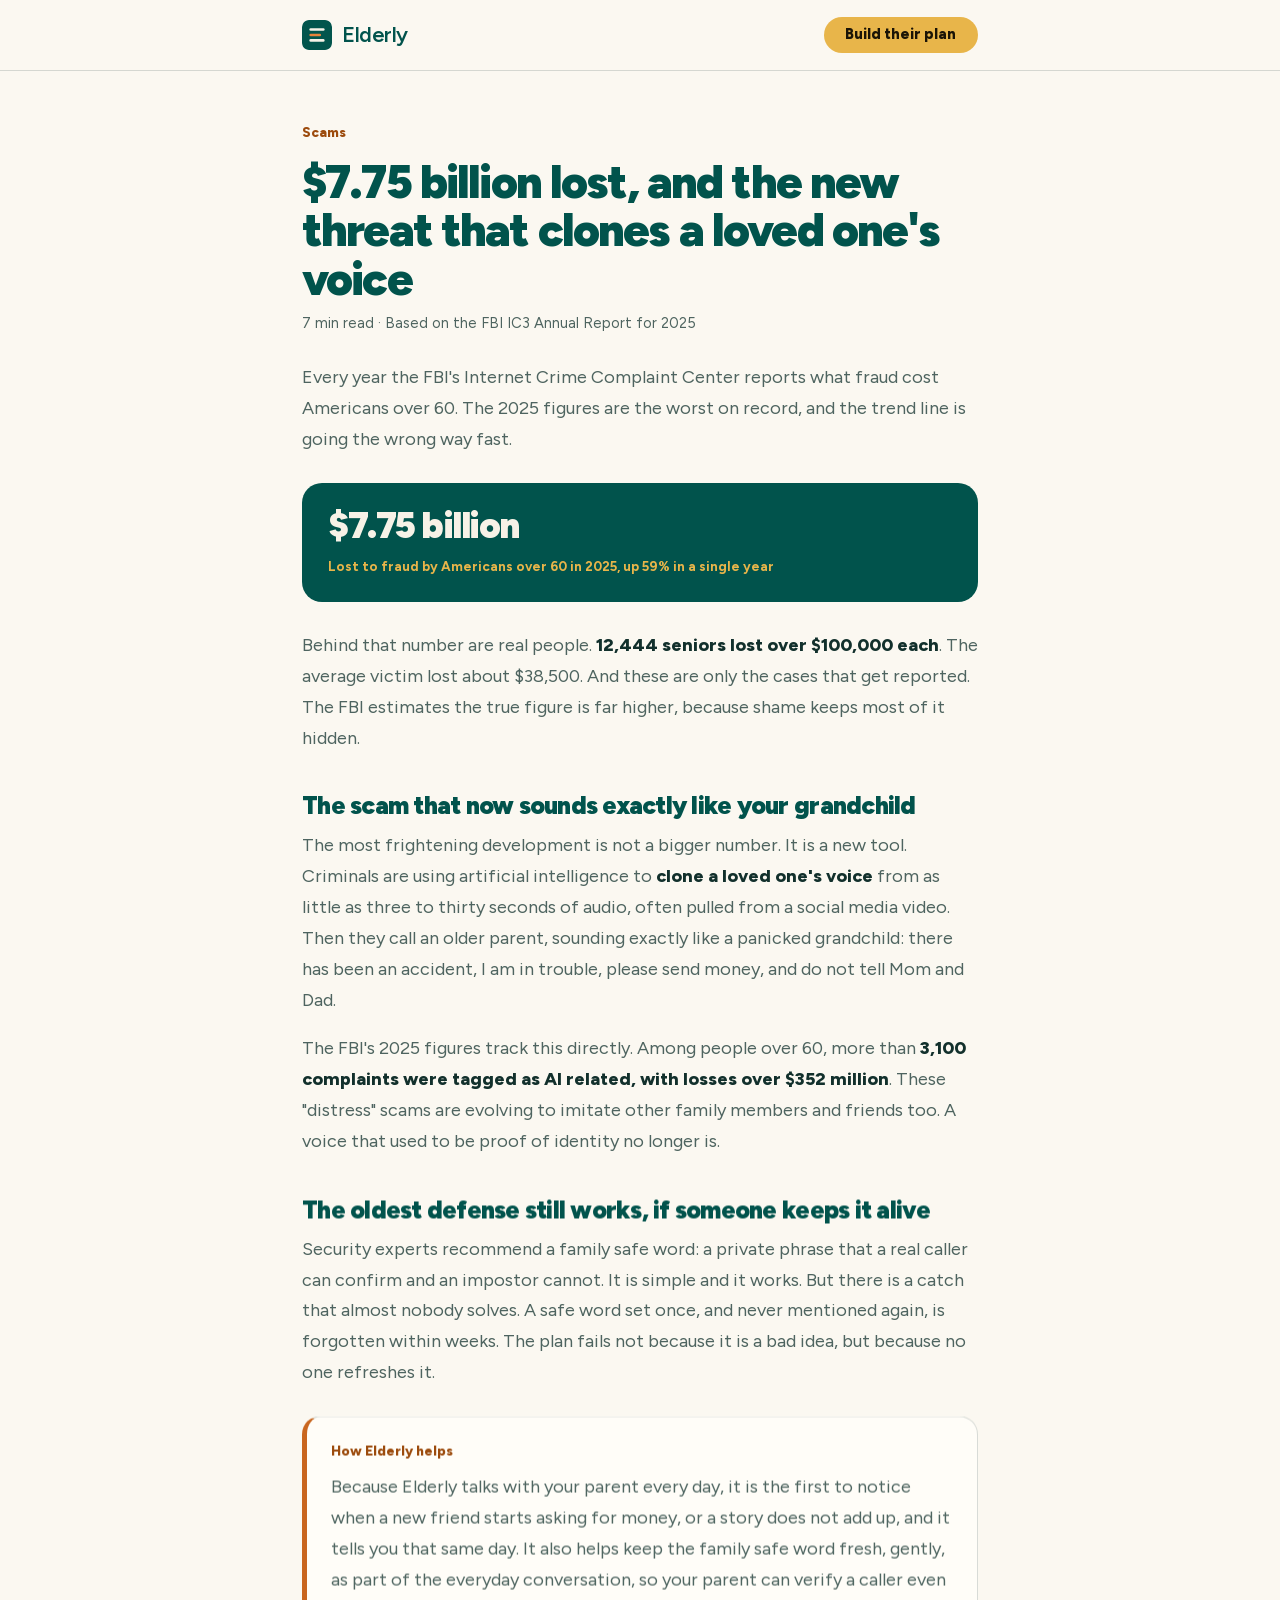
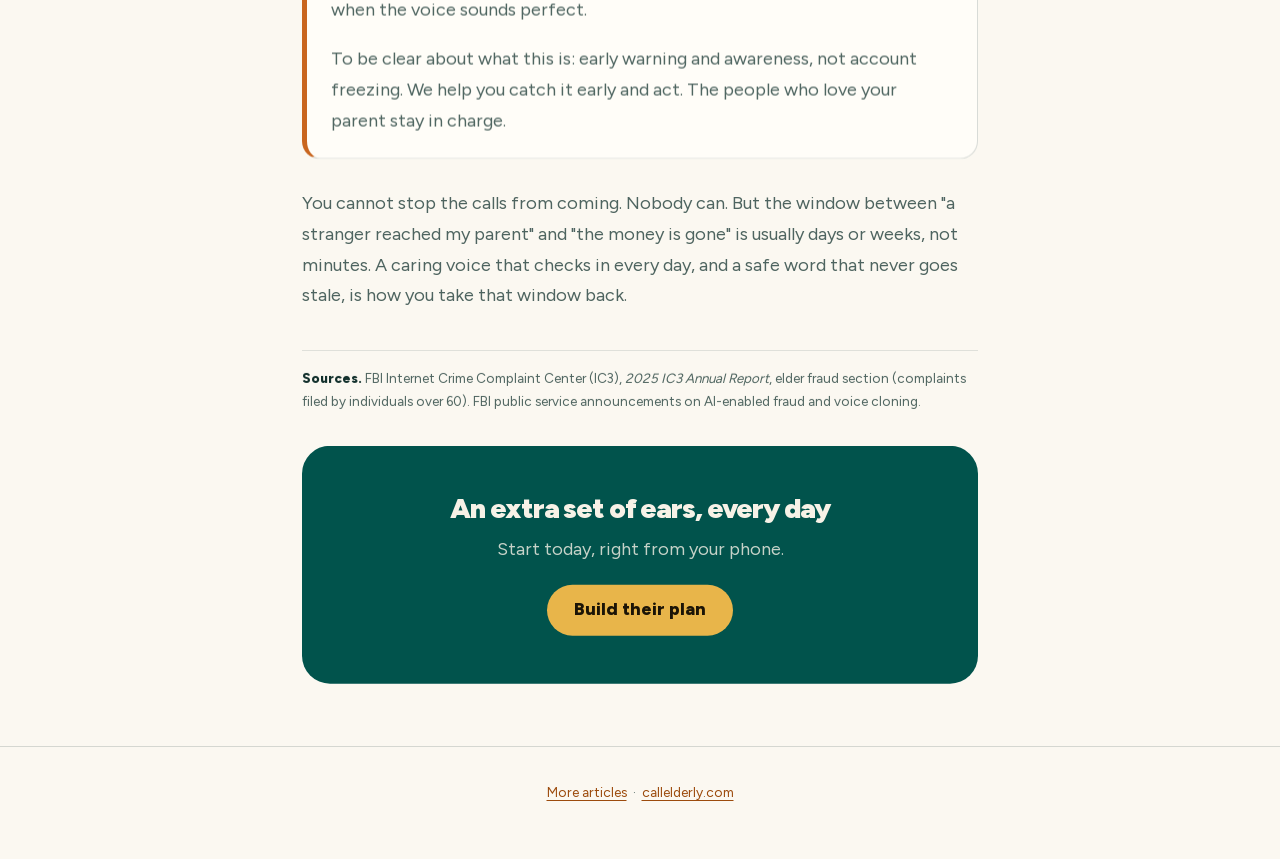
<file: blog/elder-fraud.html>
<!doctype html>
<html lang="en">
<head>
<meta charset="utf-8">
<meta name="viewport" content="width=device-width, initial-scale=1">
<title>$7.75 billion lost, and the new voice-clone threat | Elderly</title>
<link rel="stylesheet" href="/motion/fx.css">
<meta name="description" content="The FBI's 2025 elder fraud numbers, the rise of AI voice-cloning scams, and how a simple family safe word fights back.">
<link rel="icon" type="image/svg+xml" href="/favicon.svg">
<link rel="canonical" href="https://www.callelderly.com/blog/elder-fraud">
<link rel="alternate" hreflang="en" href="https://www.callelderly.com/blog/elder-fraud">
<link rel="alternate" hreflang="x-default" href="https://www.callelderly.com/blog/elder-fraud">
<!-- Como se ve el enlace cuando alguien lo comparte por WhatsApp o en redes. -->
<meta property="og:type" content="article">
<meta property="og:site_name" content="Elderly">
<meta property="og:locale" content="en_US">
<meta property="og:url" content="https://www.callelderly.com/blog/elder-fraud">
<meta property="og:title" content="$7.75 billion lost, and the new voice-clone threat">
<meta property="og:description" content="The FBI's 2025 elder fraud numbers, the rise of AI voice-cloning scams, and how a simple family safe word fights back.">
<meta property="og:image" content="https://www.callelderly.com/og.jpg">
<meta property="og:image:width" content="1200">
<meta property="og:image:height" content="630">
<meta property="og:image:alt" content="An older woman smiling on the phone, outdoors.">
<meta name="twitter:card" content="summary_large_image">
<meta name="twitter:title" content="$7.75 billion lost, and the new voice-clone threat">
<meta name="twitter:description" content="The FBI's 2025 elder fraud numbers, the rise of AI voice-cloning scams, and how a simple family safe word fights back.">
<meta name="twitter:image" content="https://www.callelderly.com/og.jpg">
<meta name="twitter:image:alt" content="An older woman smiling on the phone, outdoors.">
<meta name="theme-color" content="#01534C">
<link rel="stylesheet" href="/fonts/fonts.css">
<script>try{document.documentElement.setAttribute('data-theme',localStorage.getItem('theme')||'light')}catch(e){document.documentElement.setAttribute('data-theme','light')}</script>
<style>
:root{
  --teal:#01534C; --forest:#06342F; --cream:#F7F2E7; --amber:#F0913E;
  --honey:#E8B54A; --amber-dp:#C9661F; --amber-tx:#9C4B0D;
  --oat:#F0E8DA; --soft:#FBF8F1; --paper:#FFFDF8;
  --ink:#12302C; --ink-soft:rgba(18,48,44,.74);
  --rule:rgba(18,48,44,.16); --rule-c:rgba(247,242,231,.24);
  --error:#A8320F;
  /* fx.css pinta la barra de lectura con var(--accent): sin esto usa su color de reserva viejo. */
  --accent:#C9661F;
  --bg:#FBF8F1; --surface:#FFFDF8; --line:rgba(18,48,44,.16);
  --sans:"Figtree",-apple-system,BlinkMacSystemFont,"Segoe UI",Roboto,Arial,sans-serif;
  --serif:"Instrument Serif",Georgia,serif;
}
*{box-sizing:border-box;}
body{margin:0;background:var(--soft);color:var(--ink);font-family:var(--sans);font-size:18px;line-height:1.72;-webkit-font-smoothing:antialiased;}
a{color:var(--amber-tx);text-underline-offset:3px;}
:focus-visible{outline:3px solid var(--amber-tx);outline-offset:3px;}
.nav{position:sticky;top:0;z-index:10;background:color-mix(in srgb,var(--soft) 92%,transparent);backdrop-filter:blur(10px);border-bottom:1px solid var(--rule);}
.nav .in{max-width:720px;margin:0 auto;padding:0 22px;height:70px;display:flex;align-items:center;justify-content:space-between;gap:14px;}
.brand{font-weight:600;font-size:1.35rem;letter-spacing:-.02em;text-decoration:none;color:var(--teal);display:inline-flex;align-items:center;gap:10px;}
.brand .bmark{width:30px;height:30px;display:block;flex:none;border-radius:7px;}
/* Un solo boton primario por pantalla en la barra: este. */
.nav a.cta{background:var(--honey);color:#1B1406;text-decoration:none;font-weight:800;font-size:.92rem;padding:.6rem 1.35rem;border-radius:999px;line-height:1.2;transition:background .18s ease;}
.nav a.cta:hover{background:var(--amber);}
.wrap{max-width:720px;margin:0 auto;padding:0 22px;}
article{padding:50px 0 20px;}
.cat{font-weight:800;font-size:.84rem;color:var(--amber-tx);margin:0;}
h1{font-weight:900;font-size:clamp(2rem,5vw,2.9rem);line-height:1.04;letter-spacing:-.04em;margin:14px 0 8px;color:var(--teal);}
.meta{color:var(--ink-soft);font-size:.92rem;margin-bottom:26px;}
article h2{font-weight:900;font-size:1.55rem;letter-spacing:-.03em;line-height:1.14;margin:38px 0 10px;color:var(--teal);}
article p{margin:0 0 18px;color:var(--ink-soft);}
article strong,article b{color:var(--ink);font-weight:800;}
/* Instrument Serif solo aca: es la cita destacada. */
.pull{font-family:var(--serif);font-style:italic;font-weight:400;font-size:1.65rem;line-height:1.3;color:var(--ink);border-left:4px solid var(--honey);padding-left:22px;margin:30px 0;}
.stat{background:var(--teal);color:var(--cream);border-radius:20px;padding:24px 26px;margin:28px 0;}
.stat b{font-weight:900;font-size:2.3rem;display:block;color:var(--cream);line-height:1.02;letter-spacing:-.04em;}
.stat span{font-size:.84rem;color:var(--honey);font-weight:700;display:block;margin-top:10px;}
.solve{background:var(--paper);border:1px solid var(--rule);border-left:5px solid var(--amber-dp);border-radius:18px;padding:22px 24px;margin:28px 0;}
.solve b{font-weight:800;font-size:.86rem;color:var(--amber-tx);display:block;margin-bottom:8px;}
.solve p{color:var(--ink-soft);}
.solve p:last-child{margin-bottom:0;}
.src{font-size:.84rem;color:var(--ink-soft);border-top:1px solid var(--rule);margin-top:38px;padding-top:16px;}
.src a{color:var(--amber-tx);}
.endcta{background:var(--teal);color:var(--cream);text-align:center;padding:48px 24px;margin:32px 0 0;border-radius:28px;}
.endcta h3{font-weight:900;font-size:1.75rem;letter-spacing:-.04em;line-height:1.06;margin:0 0 10px;color:var(--cream);}
.endcta p{color:rgba(247,242,231,.8);margin:0 0 20px;}
.endcta a{background:var(--honey);color:#1B1406;text-decoration:none;font-weight:800;padding:.92rem 1.7rem;border-radius:999px;display:inline-block;line-height:1.2;transition:background .18s ease;}
.endcta a:hover{background:var(--amber);}
footer{padding:34px 22px 54px;text-align:center;color:var(--ink-soft);font-size:.86rem;border-top:1px solid var(--rule);margin-top:44px;}
footer a{color:var(--amber-tx);}
</style>
</head>
<body>
<div class="nav"><div class="in"><a class="brand" href="/" aria-label="Elderly home"><svg class="bmark" viewBox="0 0 1932 1932" aria-hidden="true"><rect width="1932" height="1932" rx="360" fill="#02554D"/><rect x="476" y="533" width="978" height="164" rx="82" fill="#F6F2E7"/><rect x="476" y="884" width="754" height="164" rx="82" fill="#E8843A"/><rect x="476" y="1231" width="978" height="164" rx="82" fill="#F6F2E7"/></svg>Elderly</a><a class="cta" href="/#price">Build their plan</a></div></div>
<div class="wrap">
<article>
  <p class="cat">Scams</p>
  <h1>$7.75 billion lost, and the new threat that clones a loved one's voice</h1>
  <p class="meta">7 min read · Based on the FBI IC3 Annual Report for 2025</p>

  <p>Every year the FBI's Internet Crime Complaint Center reports what fraud cost Americans over 60. The 2025 figures are the worst on record, and the trend line is going the wrong way fast.</p>

  <div class="stat"><b>$7.75 billion</b><span>Lost to fraud by Americans over 60 in 2025, up 59% in a single year</span></div>

  <p>Behind that number are real people. <strong>12,444 seniors lost over $100,000 each</strong>. The average victim lost about $38,500. And these are only the cases that get reported. The FBI estimates the true figure is far higher, because shame keeps most of it hidden.</p>

  <h2>The scam that now sounds exactly like your grandchild</h2>

  <p>The most frightening development is not a bigger number. It is a new tool. Criminals are using artificial intelligence to <strong>clone a loved one's voice</strong> from as little as three to thirty seconds of audio, often pulled from a social media video. Then they call an older parent, sounding exactly like a panicked grandchild: there has been an accident, I am in trouble, please send money, and do not tell Mom and Dad.</p>

  <p>The FBI's 2025 figures track this directly. Among people over 60, more than <strong>3,100 complaints were tagged as AI related, with losses over $352 million</strong>. These "distress" scams are evolving to imitate other family members and friends too. A voice that used to be proof of identity no longer is.</p>

  <h2>The oldest defense still works, if someone keeps it alive</h2>

  <p>Security experts recommend a family safe word: a private phrase that a real caller can confirm and an impostor cannot. It is simple and it works. But there is a catch that almost nobody solves. A safe word set once, and never mentioned again, is forgotten within weeks. The plan fails not because it is a bad idea, but because no one refreshes it.</p>

  <div class="solve">
    <b>How Elderly helps</b>
    <p>Because Elderly talks with your parent every day, it is the first to notice when a new friend starts asking for money, or a story does not add up, and it tells you that same day. It also helps keep the family safe word fresh, gently, as part of the everyday conversation, so your parent can verify a caller even when the voice sounds perfect.</p>
    <p>To be clear about what this is: early warning and awareness, not account freezing. We help you catch it early and act. The people who love your parent stay in charge.</p>
  </div>

  <p>You cannot stop the calls from coming. Nobody can. But the window between "a stranger reached my parent" and "the money is gone" is usually days or weeks, not minutes. A caring voice that checks in every day, and a safe word that never goes stale, is how you take that window back.</p>

  <div class="src"><strong>Sources.</strong> FBI Internet Crime Complaint Center (IC3), <em>2025 IC3 Annual Report</em>, elder fraud section (complaints filed by individuals over 60). FBI public service announcements on AI-enabled fraud and voice cloning.</div>

  <div class="endcta"><h3>An extra set of ears, every day</h3><p>Start today, right from your phone.</p><a href="/#price">Build their plan</a></div>
</article>
</div>
<footer><a href="/blog">More articles</a> &nbsp;·&nbsp; <a href="/">callelderly.com</a></footer>
<script src="/motion/motion.js" defer></script>
<script src="/motion/fx.js" defer></script>
</body>
</html>
</file>
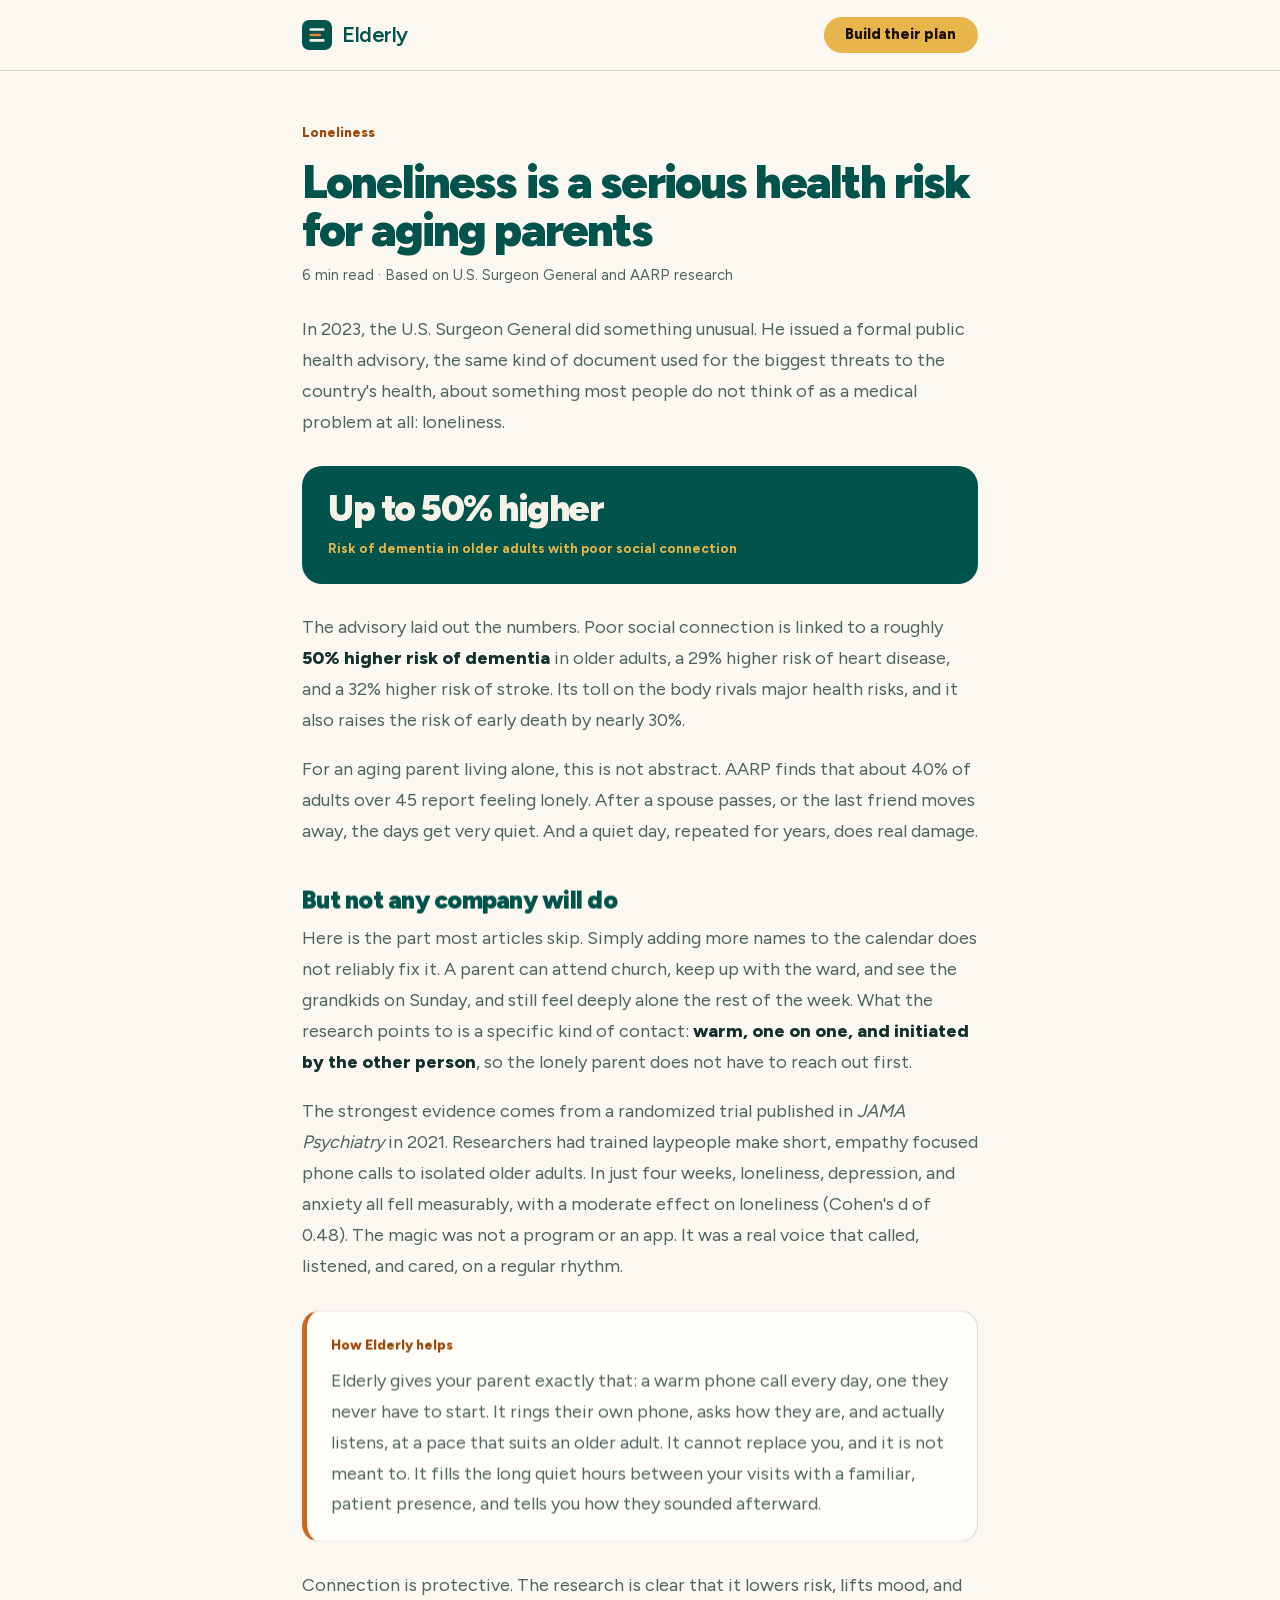
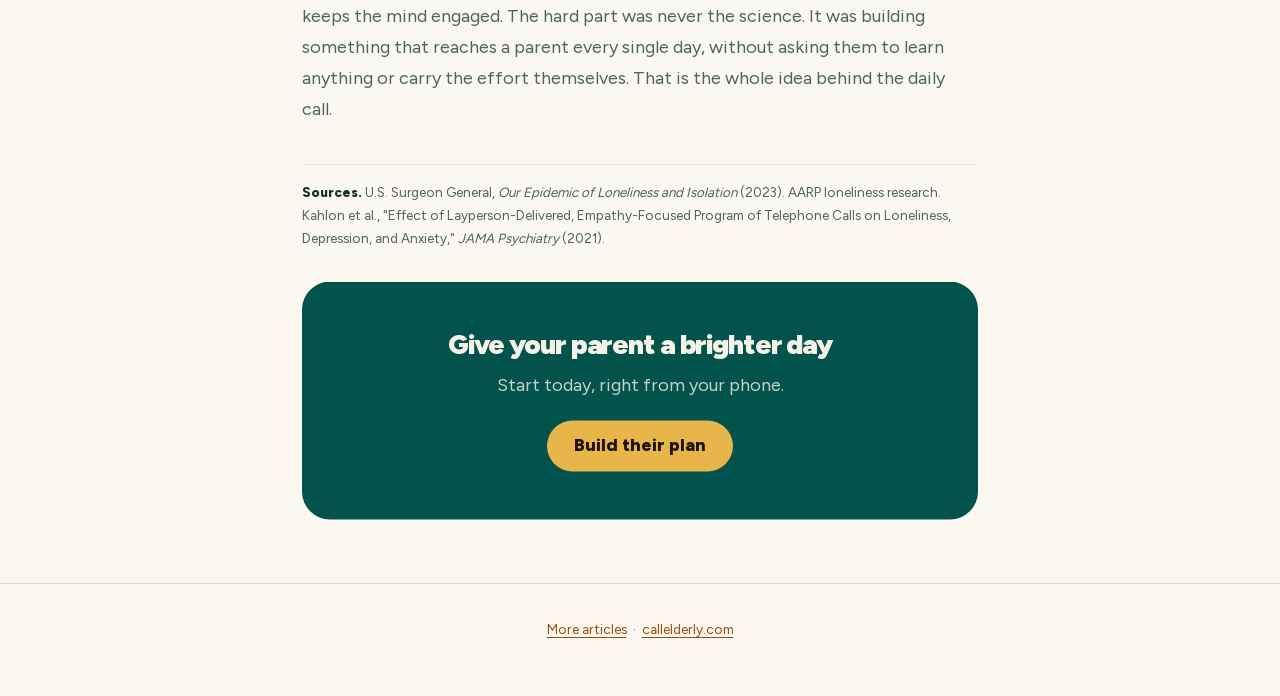
<file: blog/loneliness.html>
<!doctype html>
<html lang="en">
<head>
<meta charset="utf-8">
<meta name="viewport" content="width=device-width, initial-scale=1">
<title>Why loneliness is a serious health risk for aging parents | Elderly</title>
<link rel="stylesheet" href="/motion/fx.css">
<meta name="description" content="What the U.S. Surgeon General found about loneliness in older adults, and the kind of daily contact that actually helps.">
<link rel="icon" type="image/svg+xml" href="/favicon.svg">
<link rel="canonical" href="https://www.callelderly.com/blog/loneliness">
<link rel="alternate" hreflang="en" href="https://www.callelderly.com/blog/loneliness">
<link rel="alternate" hreflang="x-default" href="https://www.callelderly.com/blog/loneliness">
<!-- Como se ve el enlace cuando alguien lo comparte por WhatsApp o en redes. -->
<meta property="og:type" content="article">
<meta property="og:site_name" content="Elderly">
<meta property="og:locale" content="en_US">
<meta property="og:url" content="https://www.callelderly.com/blog/loneliness">
<meta property="og:title" content="Why isolation raises dementia risk by 50%">
<meta property="og:description" content="What the U.S. Surgeon General found about loneliness in older adults, and the kind of daily contact that actually helps.">
<meta property="og:image" content="https://www.callelderly.com/og.jpg">
<meta property="og:image:width" content="1200">
<meta property="og:image:height" content="630">
<meta property="og:image:alt" content="An older woman smiling on the phone, outdoors.">
<meta name="twitter:card" content="summary_large_image">
<meta name="twitter:title" content="Why isolation raises dementia risk by 50%">
<meta name="twitter:description" content="What the U.S. Surgeon General found about loneliness in older adults, and the kind of daily contact that actually helps.">
<meta name="twitter:image" content="https://www.callelderly.com/og.jpg">
<meta name="twitter:image:alt" content="An older woman smiling on the phone, outdoors.">
<meta name="theme-color" content="#01534C">
<link rel="stylesheet" href="/fonts/fonts.css">
<script>try{document.documentElement.setAttribute('data-theme',localStorage.getItem('theme')||'light')}catch(e){document.documentElement.setAttribute('data-theme','light')}</script>
<style>
:root{
  --teal:#01534C; --forest:#06342F; --cream:#F7F2E7; --amber:#F0913E;
  --honey:#E8B54A; --amber-dp:#C9661F; --amber-tx:#9C4B0D;
  --oat:#F0E8DA; --soft:#FBF8F1; --paper:#FFFDF8;
  --ink:#12302C; --ink-soft:rgba(18,48,44,.74);
  --rule:rgba(18,48,44,.16); --rule-c:rgba(247,242,231,.24);
  --error:#A8320F;
  /* fx.css pinta la barra de lectura con var(--accent): sin esto usa su color de reserva viejo. */
  --accent:#C9661F;
  --bg:#FBF8F1; --surface:#FFFDF8; --line:rgba(18,48,44,.16);
  --sans:"Figtree",-apple-system,BlinkMacSystemFont,"Segoe UI",Roboto,Arial,sans-serif;
  --serif:"Instrument Serif",Georgia,serif;
}
*{box-sizing:border-box;}
body{margin:0;background:var(--soft);color:var(--ink);font-family:var(--sans);font-size:18px;line-height:1.72;-webkit-font-smoothing:antialiased;}
a{color:var(--amber-tx);text-underline-offset:3px;}
:focus-visible{outline:3px solid var(--amber-tx);outline-offset:3px;}
.nav{position:sticky;top:0;z-index:10;background:color-mix(in srgb,var(--soft) 92%,transparent);backdrop-filter:blur(10px);border-bottom:1px solid var(--rule);}
.nav .in{max-width:720px;margin:0 auto;padding:0 22px;height:70px;display:flex;align-items:center;justify-content:space-between;gap:14px;}
.brand{font-weight:600;font-size:1.35rem;letter-spacing:-.02em;text-decoration:none;color:var(--teal);display:inline-flex;align-items:center;gap:10px;}
.brand .bmark{width:30px;height:30px;display:block;flex:none;border-radius:7px;}
/* Un solo boton primario por pantalla en la barra: este. */
.nav a.cta{background:var(--honey);color:#1B1406;text-decoration:none;font-weight:800;font-size:.92rem;padding:.6rem 1.35rem;border-radius:999px;line-height:1.2;transition:background .18s ease;}
.nav a.cta:hover{background:var(--amber);}
.wrap{max-width:720px;margin:0 auto;padding:0 22px;}
article{padding:50px 0 20px;}
.cat{font-weight:800;font-size:.84rem;color:var(--amber-tx);margin:0;}
h1{font-weight:900;font-size:clamp(2rem,5vw,2.9rem);line-height:1.04;letter-spacing:-.04em;margin:14px 0 8px;color:var(--teal);}
.meta{color:var(--ink-soft);font-size:.92rem;margin-bottom:26px;}
article h2{font-weight:900;font-size:1.55rem;letter-spacing:-.03em;line-height:1.14;margin:38px 0 10px;color:var(--teal);}
article p{margin:0 0 18px;color:var(--ink-soft);}
article strong,article b{color:var(--ink);font-weight:800;}
/* Instrument Serif solo aca: es la cita destacada. */
.pull{font-family:var(--serif);font-style:italic;font-weight:400;font-size:1.65rem;line-height:1.3;color:var(--ink);border-left:4px solid var(--honey);padding-left:22px;margin:30px 0;}
.stat{background:var(--teal);color:var(--cream);border-radius:20px;padding:24px 26px;margin:28px 0;}
.stat b{font-weight:900;font-size:2.3rem;display:block;color:var(--cream);line-height:1.02;letter-spacing:-.04em;}
.stat span{font-size:.84rem;color:var(--honey);font-weight:700;display:block;margin-top:10px;}
.solve{background:var(--paper);border:1px solid var(--rule);border-left:5px solid var(--amber-dp);border-radius:18px;padding:22px 24px;margin:28px 0;}
.solve b{font-weight:800;font-size:.86rem;color:var(--amber-tx);display:block;margin-bottom:8px;}
.solve p{color:var(--ink-soft);}
.solve p:last-child{margin-bottom:0;}
.src{font-size:.84rem;color:var(--ink-soft);border-top:1px solid var(--rule);margin-top:38px;padding-top:16px;}
.src a{color:var(--amber-tx);}
.endcta{background:var(--teal);color:var(--cream);text-align:center;padding:48px 24px;margin:32px 0 0;border-radius:28px;}
.endcta h3{font-weight:900;font-size:1.75rem;letter-spacing:-.04em;line-height:1.06;margin:0 0 10px;color:var(--cream);}
.endcta p{color:rgba(247,242,231,.8);margin:0 0 20px;}
.endcta a{background:var(--honey);color:#1B1406;text-decoration:none;font-weight:800;padding:.92rem 1.7rem;border-radius:999px;display:inline-block;line-height:1.2;transition:background .18s ease;}
.endcta a:hover{background:var(--amber);}
footer{padding:34px 22px 54px;text-align:center;color:var(--ink-soft);font-size:.86rem;border-top:1px solid var(--rule);margin-top:44px;}
footer a{color:var(--amber-tx);}
</style>
</head>
<body>
<div class="nav"><div class="in"><a class="brand" href="/" aria-label="Elderly home"><svg class="bmark" viewBox="0 0 1932 1932" aria-hidden="true"><rect width="1932" height="1932" rx="360" fill="#02554D"/><rect x="476" y="533" width="978" height="164" rx="82" fill="#F6F2E7"/><rect x="476" y="884" width="754" height="164" rx="82" fill="#E8843A"/><rect x="476" y="1231" width="978" height="164" rx="82" fill="#F6F2E7"/></svg>Elderly</a><a class="cta" href="/#price">Build their plan</a></div></div>
<div class="wrap">
<article>
  <p class="cat">Loneliness</p>
  <h1>Loneliness is a serious health risk for aging parents</h1>
  <p class="meta">6 min read · Based on U.S. Surgeon General and AARP research</p>

  <p>In 2023, the U.S. Surgeon General did something unusual. He issued a formal public health advisory, the same kind of document used for the biggest threats to the country's health, about something most people do not think of as a medical problem at all: loneliness.</p>

  <div class="stat"><b>Up to 50% higher</b><span>Risk of dementia in older adults with poor social connection</span></div>

  <p>The advisory laid out the numbers. Poor social connection is linked to a roughly <strong>50% higher risk of dementia</strong> in older adults, a 29% higher risk of heart disease, and a 32% higher risk of stroke. Its toll on the body rivals major health risks, and it also raises the risk of early death by nearly 30%.</p>

  <p>For an aging parent living alone, this is not abstract. AARP finds that about 40% of adults over 45 report feeling lonely. After a spouse passes, or the last friend moves away, the days get very quiet. And a quiet day, repeated for years, does real damage.</p>

  <h2>But not any company will do</h2>

  <p>Here is the part most articles skip. Simply adding more names to the calendar does not reliably fix it. A parent can attend church, keep up with the ward, and see the grandkids on Sunday, and still feel deeply alone the rest of the week. What the research points to is a specific kind of contact: <strong>warm, one on one, and initiated by the other person</strong>, so the lonely parent does not have to reach out first.</p>

  <p>The strongest evidence comes from a randomized trial published in <em>JAMA Psychiatry</em> in 2021. Researchers had trained laypeople make short, empathy focused phone calls to isolated older adults. In just four weeks, loneliness, depression, and anxiety all fell measurably, with a moderate effect on loneliness (Cohen's d of 0.48). The magic was not a program or an app. It was a real voice that called, listened, and cared, on a regular rhythm.</p>

  <div class="solve">
    <b>How Elderly helps</b>
    <p>Elderly gives your parent exactly that: a warm phone call every day, one they never have to start. It rings their own phone, asks how they are, and actually listens, at a pace that suits an older adult. It cannot replace you, and it is not meant to. It fills the long quiet hours between your visits with a familiar, patient presence, and tells you how they sounded afterward.</p>
  </div>

  <p>Connection is protective. The research is clear that it lowers risk, lifts mood, and keeps the mind engaged. The hard part was never the science. It was building something that reaches a parent every single day, without asking them to learn anything or carry the effort themselves. That is the whole idea behind the daily call.</p>

  <div class="src"><strong>Sources.</strong> U.S. Surgeon General, <em>Our Epidemic of Loneliness and Isolation</em> (2023). AARP loneliness research. Kahlon et al., "Effect of Layperson-Delivered, Empathy-Focused Program of Telephone Calls on Loneliness, Depression, and Anxiety," <em>JAMA Psychiatry</em> (2021).</div>

  <div class="endcta"><h3>Give your parent a brighter day</h3><p>Start today, right from your phone.</p><a href="/#price">Build their plan</a></div>
</article>
</div>
<footer><a href="/blog">More articles</a> &nbsp;·&nbsp; <a href="/">callelderly.com</a></footer>
<script src="/motion/motion.js" defer></script>
<script src="/motion/fx.js" defer></script>
</body>
</html>
</file>
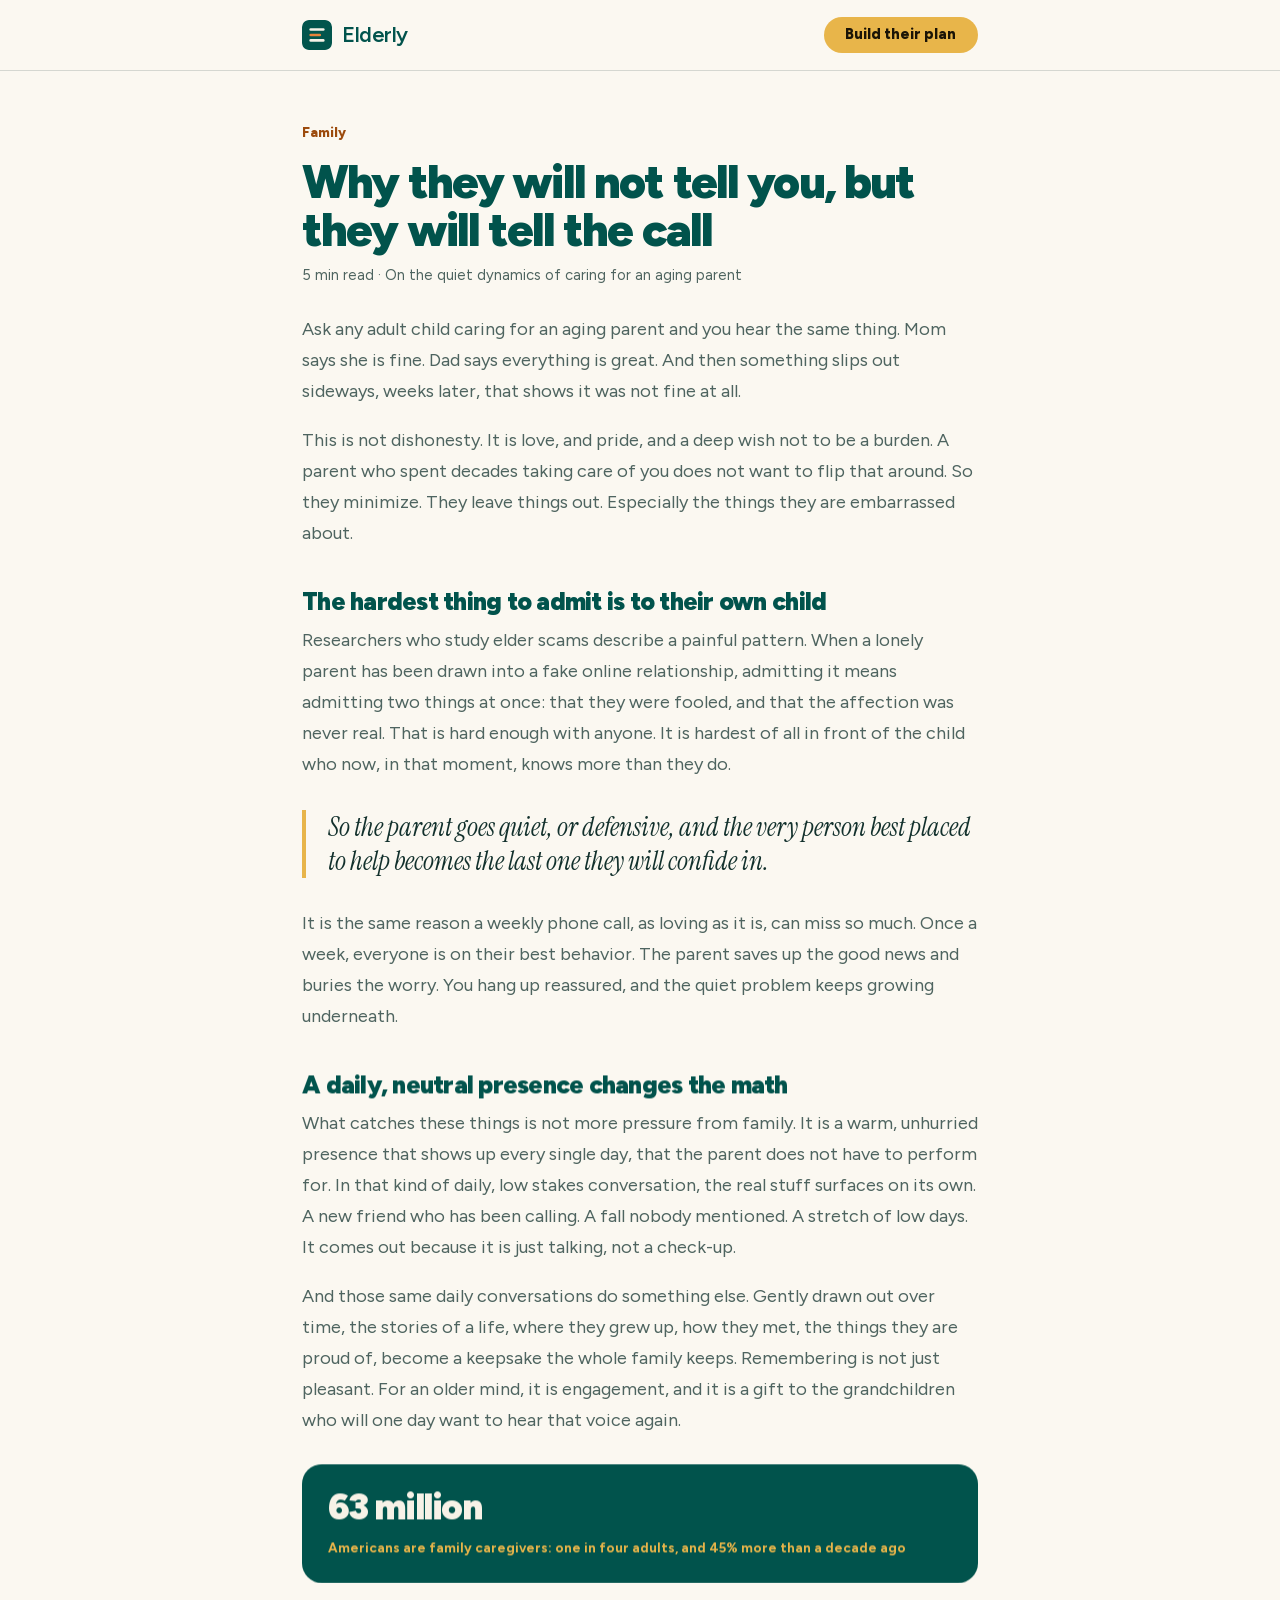
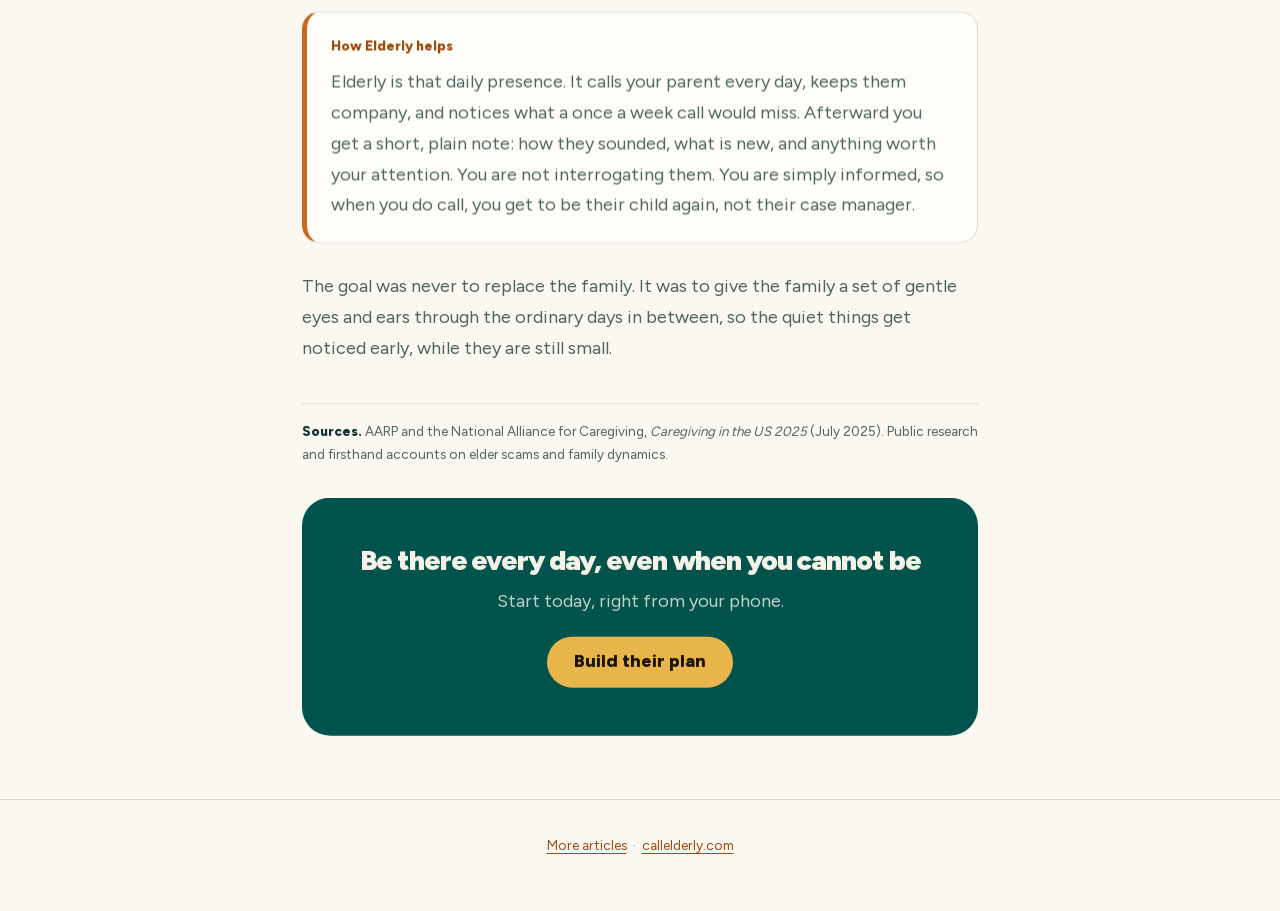
<file: blog/why-daily-call.html>
<!doctype html>
<html lang="en">
<head>
<meta charset="utf-8">
<meta name="viewport" content="width=device-width, initial-scale=1">
<title>Why they will not tell you, but they will tell the call | Elderly</title>
<link rel="stylesheet" href="/motion/fx.css">
<meta name="description" content="Aging parents often hide what is wrong from their own children. The quiet reason a daily check-in catches what a weekly phone call misses.">
<link rel="icon" type="image/svg+xml" href="/favicon.svg">
<link rel="canonical" href="https://www.callelderly.com/blog/why-daily-call">
<link rel="alternate" hreflang="en" href="https://www.callelderly.com/blog/why-daily-call">
<link rel="alternate" hreflang="x-default" href="https://www.callelderly.com/blog/why-daily-call">
<!-- Como se ve el enlace cuando alguien lo comparte por WhatsApp o en redes. -->
<meta property="og:type" content="article">
<meta property="og:site_name" content="Elderly">
<meta property="og:locale" content="en_US">
<meta property="og:url" content="https://www.callelderly.com/blog/why-daily-call">
<meta property="og:title" content="Why they will not tell you, but they will tell the call">
<meta property="og:description" content="Aging parents often hide what is wrong from their own children. The quiet reason a daily check-in catches what a weekly phone call misses.">
<meta property="og:image" content="https://www.callelderly.com/og.jpg">
<meta property="og:image:width" content="1200">
<meta property="og:image:height" content="630">
<meta property="og:image:alt" content="An older woman smiling on the phone, outdoors.">
<meta name="twitter:card" content="summary_large_image">
<meta name="twitter:title" content="Why they will not tell you, but they will tell the call">
<meta name="twitter:description" content="Aging parents often hide what is wrong from their own children. The quiet reason a daily check-in catches what a weekly phone call misses.">
<meta name="twitter:image" content="https://www.callelderly.com/og.jpg">
<meta name="twitter:image:alt" content="An older woman smiling on the phone, outdoors.">
<meta name="theme-color" content="#01534C">
<link rel="stylesheet" href="/fonts/fonts.css">
<script>try{document.documentElement.setAttribute('data-theme',localStorage.getItem('theme')||'light')}catch(e){document.documentElement.setAttribute('data-theme','light')}</script>
<style>
:root{
  --teal:#01534C; --forest:#06342F; --cream:#F7F2E7; --amber:#F0913E;
  --honey:#E8B54A; --amber-dp:#C9661F; --amber-tx:#9C4B0D;
  --oat:#F0E8DA; --soft:#FBF8F1; --paper:#FFFDF8;
  --ink:#12302C; --ink-soft:rgba(18,48,44,.74);
  --rule:rgba(18,48,44,.16); --rule-c:rgba(247,242,231,.24);
  --error:#A8320F;
  /* fx.css pinta la barra de lectura con var(--accent): sin esto usa su color de reserva viejo. */
  --accent:#C9661F;
  --bg:#FBF8F1; --surface:#FFFDF8; --line:rgba(18,48,44,.16);
  --sans:"Figtree",-apple-system,BlinkMacSystemFont,"Segoe UI",Roboto,Arial,sans-serif;
  --serif:"Instrument Serif",Georgia,serif;
}
*{box-sizing:border-box;}
body{margin:0;background:var(--soft);color:var(--ink);font-family:var(--sans);font-size:18px;line-height:1.72;-webkit-font-smoothing:antialiased;}
a{color:var(--amber-tx);text-underline-offset:3px;}
:focus-visible{outline:3px solid var(--amber-tx);outline-offset:3px;}
.nav{position:sticky;top:0;z-index:10;background:color-mix(in srgb,var(--soft) 92%,transparent);backdrop-filter:blur(10px);border-bottom:1px solid var(--rule);}
.nav .in{max-width:720px;margin:0 auto;padding:0 22px;height:70px;display:flex;align-items:center;justify-content:space-between;gap:14px;}
.brand{font-weight:600;font-size:1.35rem;letter-spacing:-.02em;text-decoration:none;color:var(--teal);display:inline-flex;align-items:center;gap:10px;}
.brand .bmark{width:30px;height:30px;display:block;flex:none;border-radius:7px;}
/* Un solo boton primario por pantalla en la barra: este. */
.nav a.cta{background:var(--honey);color:#1B1406;text-decoration:none;font-weight:800;font-size:.92rem;padding:.6rem 1.35rem;border-radius:999px;line-height:1.2;transition:background .18s ease;}
.nav a.cta:hover{background:var(--amber);}
.wrap{max-width:720px;margin:0 auto;padding:0 22px;}
article{padding:50px 0 20px;}
.cat{font-weight:800;font-size:.84rem;color:var(--amber-tx);margin:0;}
h1{font-weight:900;font-size:clamp(2rem,5vw,2.9rem);line-height:1.04;letter-spacing:-.04em;margin:14px 0 8px;color:var(--teal);}
.meta{color:var(--ink-soft);font-size:.92rem;margin-bottom:26px;}
article h2{font-weight:900;font-size:1.55rem;letter-spacing:-.03em;line-height:1.14;margin:38px 0 10px;color:var(--teal);}
article p{margin:0 0 18px;color:var(--ink-soft);}
article strong,article b{color:var(--ink);font-weight:800;}
/* Instrument Serif solo aca: es la cita destacada. */
.pull{font-family:var(--serif);font-style:italic;font-weight:400;font-size:1.65rem;line-height:1.3;color:var(--ink);border-left:4px solid var(--honey);padding-left:22px;margin:30px 0;}
.stat{background:var(--teal);color:var(--cream);border-radius:20px;padding:24px 26px;margin:28px 0;}
.stat b{font-weight:900;font-size:2.3rem;display:block;color:var(--cream);line-height:1.02;letter-spacing:-.04em;}
.stat span{font-size:.84rem;color:var(--honey);font-weight:700;display:block;margin-top:10px;}
.solve{background:var(--paper);border:1px solid var(--rule);border-left:5px solid var(--amber-dp);border-radius:18px;padding:22px 24px;margin:28px 0;}
.solve b{font-weight:800;font-size:.86rem;color:var(--amber-tx);display:block;margin-bottom:8px;}
.solve p{color:var(--ink-soft);}
.solve p:last-child{margin-bottom:0;}
.src{font-size:.84rem;color:var(--ink-soft);border-top:1px solid var(--rule);margin-top:38px;padding-top:16px;}
.src a{color:var(--amber-tx);}
.endcta{background:var(--teal);color:var(--cream);text-align:center;padding:48px 24px;margin:32px 0 0;border-radius:28px;}
.endcta h3{font-weight:900;font-size:1.75rem;letter-spacing:-.04em;line-height:1.06;margin:0 0 10px;color:var(--cream);}
.endcta p{color:rgba(247,242,231,.8);margin:0 0 20px;}
.endcta a{background:var(--honey);color:#1B1406;text-decoration:none;font-weight:800;padding:.92rem 1.7rem;border-radius:999px;display:inline-block;line-height:1.2;transition:background .18s ease;}
.endcta a:hover{background:var(--amber);}
footer{padding:34px 22px 54px;text-align:center;color:var(--ink-soft);font-size:.86rem;border-top:1px solid var(--rule);margin-top:44px;}
footer a{color:var(--amber-tx);}
</style>
</head>
<body>
<div class="nav"><div class="in"><a class="brand" href="/" aria-label="Elderly home"><svg class="bmark" viewBox="0 0 1932 1932" aria-hidden="true"><rect width="1932" height="1932" rx="360" fill="#02554D"/><rect x="476" y="533" width="978" height="164" rx="82" fill="#F6F2E7"/><rect x="476" y="884" width="754" height="164" rx="82" fill="#E8843A"/><rect x="476" y="1231" width="978" height="164" rx="82" fill="#F6F2E7"/></svg>Elderly</a><a class="cta" href="/#price">Build their plan</a></div></div>
<div class="wrap">
<article>
  <p class="cat">Family</p>
  <h1>Why they will not tell you, but they will tell the call</h1>
  <p class="meta">5 min read · On the quiet dynamics of caring for an aging parent</p>

  <p>Ask any adult child caring for an aging parent and you hear the same thing. Mom says she is fine. Dad says everything is great. And then something slips out sideways, weeks later, that shows it was not fine at all.</p>

  <p>This is not dishonesty. It is love, and pride, and a deep wish not to be a burden. A parent who spent decades taking care of you does not want to flip that around. So they minimize. They leave things out. Especially the things they are embarrassed about.</p>

  <h2>The hardest thing to admit is to their own child</h2>

  <p>Researchers who study elder scams describe a painful pattern. When a lonely parent has been drawn into a fake online relationship, admitting it means admitting two things at once: that they were fooled, and that the affection was never real. That is hard enough with anyone. It is hardest of all in front of the child who now, in that moment, knows more than they do.</p>

  <p class="pull">So the parent goes quiet, or defensive, and the very person best placed to help becomes the last one they will confide in.</p>

  <p>It is the same reason a weekly phone call, as loving as it is, can miss so much. Once a week, everyone is on their best behavior. The parent saves up the good news and buries the worry. You hang up reassured, and the quiet problem keeps growing underneath.</p>

  <h2>A daily, neutral presence changes the math</h2>

  <p>What catches these things is not more pressure from family. It is a warm, unhurried presence that shows up every single day, that the parent does not have to perform for. In that kind of daily, low stakes conversation, the real stuff surfaces on its own. A new friend who has been calling. A fall nobody mentioned. A stretch of low days. It comes out because it is just talking, not a check-up.</p>

  <p>And those same daily conversations do something else. Gently drawn out over time, the stories of a life, where they grew up, how they met, the things they are proud of, become a keepsake the whole family keeps. Remembering is not just pleasant. For an older mind, it is engagement, and it is a gift to the grandchildren who will one day want to hear that voice again.</p>

  <div class="stat"><b>63 million</b><span>Americans are family caregivers: one in four adults, and 45% more than a decade ago</span></div>

  <div class="solve">
    <b>How Elderly helps</b>
    <p>Elderly is that daily presence. It calls your parent every day, keeps them company, and notices what a once a week call would miss. Afterward you get a short, plain note: how they sounded, what is new, and anything worth your attention. You are not interrogating them. You are simply informed, so when you do call, you get to be their child again, not their case manager.</p>
  </div>

  <p>The goal was never to replace the family. It was to give the family a set of gentle eyes and ears through the ordinary days in between, so the quiet things get noticed early, while they are still small.</p>

  <div class="src"><strong>Sources.</strong> AARP and the National Alliance for Caregiving, <em>Caregiving in the US 2025</em> (July 2025). Public research and firsthand accounts on elder scams and family dynamics.</div>

  <div class="endcta"><h3>Be there every day, even when you cannot be</h3><p>Start today, right from your phone.</p><a href="/#price">Build their plan</a></div>
</article>
</div>
<footer><a href="/blog">More articles</a> &nbsp;·&nbsp; <a href="/">callelderly.com</a></footer>
<script src="/motion/motion.js" defer></script>
<script src="/motion/fx.js" defer></script>
</body>
</html>
</file>
<file: motion/fx.css>
/* ------------------------------------------------------------------
   Elderly · Motion FX
   Spring curves generated with Motion's generate-css-easing
   (motion.dev AI Kit, free tier). Pure CSS: no runtime cost.

   --fx-spring : perceptual 0.35s, bounce 0.15  -> hover / lift
   --fx-press  : perceptual 0.22s, bounce 0.30  -> press / tap
   --fx-glide  : perceptual 0.60s, bounce 0     -> calm, no overshoot
   Time sibling animations off the perceptual duration, not the total.
   ------------------------------------------------------------------ */

:root{
  --fx-spring: 650ms linear(0, 0.0824, 0.2537, 0.4405, 0.6071, 0.7402, 0.8387, 0.907, 0.9517, 0.979, 0.9946, 1.0024, 1.0056, 1.0063, 1.0057, 1.0045, 1.0034, 1.0024, 1.0015, 1.001, 1.0005, 1);
  --fx-press: 500ms linear(0, 0.1927, 0.5259, 0.7992, 0.9616, 1.0316, 1.0459, 1.0359, 1.0206, 1.0084, 1.0013, 0.9984, 1, 0.9984, 0.9991, 0.9997, 1);
  --fx-glide: 1050ms linear(0, 0.0304, 0.1023, 0.1943, 0.2929, 0.3899, 0.4805, 0.5624, 0.6346, 0.6971, 0.7504, 0.7955, 0.8332, 0.8645, 0.8903, 0.9115, 0.9288, 0.9428, 0.9542, 0.9634, 0.9708, 0.9768, 0.9816, 0.9854, 0.9884, 0.9908, 0.9927, 0.9943, 0.9955, 0.9964, 0.9972, 0.9978, 0.9983, 0.9986, 1);
}

/* ---------- Reading progress ---------- */

.fx-progress{
  position:fixed; top:0; left:0; right:0; height:3px; z-index:1000;
  /* --accent, not --brand: it has to read against both the cream page and
     the dark green belief bar that sits at the top of the landing. */
  background:var(--accent, #2E7D6B);
  transform:scaleX(0); transform-origin:0 50%;
  pointer-events:none;
}

/* ---------- Primary actions ---------- */

.btn, .hdr-build, .fc-play, .endcta a, .cta{
  transition:transform var(--fx-spring), box-shadow var(--fx-spring), filter var(--fx-spring);
}
.btn:hover, .hdr-build:hover, .endcta a:hover, .cta:hover{
  transform:translateY(-2px);
  box-shadow:0 10px 22px -10px rgba(23,80,69,.45);
}
.btn:active, .hdr-build:active, .fc-play:active, .endcta a:active, .cta:active{
  transform:scale(.97) translateY(0);
  transition:transform var(--fx-press);
}
.fc-play:hover{ transform:scale(1.06) }

/* ---------- Secondary controls ---------- */

.wt, .ftab, .cdot, .hnav, .hdr-login, .lang-pill button{
  transition:transform var(--fx-spring), background-color var(--fx-spring), color var(--fx-spring), border-color var(--fx-spring), opacity var(--fx-spring);
}
.wt:active, .ftab:active, .hnav:active, .lang-pill button:active{
  transform:scale(.95);
  transition:transform var(--fx-press);
}
.cdot:hover{ transform:scale(1.35) }
.hnav:hover{ transform:scale(1.08) }

/* ---------- Cards ---------- */

.proof, .stat, .bc, .fullcall, .fc-chips span{
  transition:transform var(--fx-spring), box-shadow var(--fx-spring), border-color var(--fx-spring);
}
.proof:hover, .stat:hover{
  transform:translateY(-3px);
}
.bc:hover{
  transform:translateY(-4px);
  box-shadow:0 18px 38px -20px rgba(28,51,45,.38);
}

/* ---------- Links ---------- */

.blist .bc .top, .src a{
  transition:color var(--fx-spring);
}

/* ---------- Reveal safety net ----------
   Elements are hidden by JS, never by CSS: if the script fails to load
   the page still renders in full. This class marks the ones the failsafe
   brought back; the inline styles are cleared at the same time, so no
   !important is needed and :hover keeps working. */

.fx-shown{ opacity:1; transform:none; transition:opacity 300ms ease-out }

/* ---------- Reduced motion ---------- */

@media (prefers-reduced-motion: reduce){
  :root{ --fx-spring:1ms linear; --fx-press:1ms linear; --fx-glide:1ms linear }
  .fx-progress{ display:none }
  .btn:hover, .hdr-build:hover, .proof:hover, .stat:hover, .bc:hover,
  .endcta a:hover, .cta:hover, .cdot:hover, .hnav:hover, .fc-play:hover{
    transform:none;
  }
}
</file>
<file: fonts/fonts.css>
/* Tipografias de Elderly, servidas desde el propio sitio.
   Antes venian de fonts.googleapis.com, y eso le daba a Google la IP y el navegador
   de cada visitante en cada visita. Ahora no sale nada hacia Google por las fuentes.

   Figtree - (c) 2022 The Figtree Project Authors - SIL Open Font License 1.1 (OFL-Figtree.txt)
   Instrument Serif - (c) 2022 The Instrument Serif Project Authors - SIL OFL 1.1 (OFL-InstrumentSerif.txt)

   Archivos: los mismos woff2 que servia Google, subseteados a latin y latin-ext, con los
   mismos unicode-range. El latin cubre los acentos, la n con tilde, los signos de apertura
   ¿ ¡ y las comillas tipograficas " " ' '.

   Figtree es una fuente variable: un solo archivo por subset cubre 400 a 900. */

/* ---------- Figtree (variable, 400-900) ---------- */

/* latin-ext */
@font-face {
  font-family: 'Figtree';
  font-style: normal;
  font-weight: 400 900;
  font-display: swap;
  src: url(/fonts/figtree-latin-ext.woff2) format('woff2');
  unicode-range: U+0100-02BA, U+02BD-02C5, U+02C7-02CC, U+02CE-02D7, U+02DD-02FF, U+0304, U+0308, U+0329, U+1D00-1DBF, U+1E00-1E9F, U+1EF2-1EFF, U+2020, U+20A0-20AB, U+20AD-20C0, U+2113, U+2C60-2C7F, U+A720-A7FF;
}
/* latin */
@font-face {
  font-family: 'Figtree';
  font-style: normal;
  font-weight: 400 900;
  font-display: swap;
  src: url(/fonts/figtree-latin.woff2) format('woff2');
  unicode-range: U+0000-00FF, U+0131, U+0152-0153, U+02BB-02BC, U+02C6, U+02DA, U+02DC, U+0304, U+0308, U+0329, U+2000-206F, U+20AC, U+2122, U+2191, U+2193, U+2212, U+2215, U+FEFF, U+FFFD;
}

/* ---------- Instrument Serif (400, normal e italica) ---------- */

/* latin-ext */
@font-face {
  font-family: 'Instrument Serif';
  font-style: normal;
  font-weight: 400;
  font-display: swap;
  src: url(/fonts/instrument-serif-latin-ext.woff2) format('woff2');
  unicode-range: U+0100-02BA, U+02BD-02C5, U+02C7-02CC, U+02CE-02D7, U+02DD-02FF, U+0304, U+0308, U+0329, U+1D00-1DBF, U+1E00-1E9F, U+1EF2-1EFF, U+2020, U+20A0-20AB, U+20AD-20C0, U+2113, U+2C60-2C7F, U+A720-A7FF;
}
/* latin */
@font-face {
  font-family: 'Instrument Serif';
  font-style: normal;
  font-weight: 400;
  font-display: swap;
  src: url(/fonts/instrument-serif-latin.woff2) format('woff2');
  unicode-range: U+0000-00FF, U+0131, U+0152-0153, U+02BB-02BC, U+02C6, U+02DA, U+02DC, U+0304, U+0308, U+0329, U+2000-206F, U+20AC, U+2122, U+2191, U+2193, U+2212, U+2215, U+FEFF, U+FFFD;
}
/* latin-ext */
@font-face {
  font-family: 'Instrument Serif';
  font-style: italic;
  font-weight: 400;
  font-display: swap;
  src: url(/fonts/instrument-serif-italic-latin-ext.woff2) format('woff2');
  unicode-range: U+0100-02BA, U+02BD-02C5, U+02C7-02CC, U+02CE-02D7, U+02DD-02FF, U+0304, U+0308, U+0329, U+1D00-1DBF, U+1E00-1E9F, U+1EF2-1EFF, U+2020, U+20A0-20AB, U+20AD-20C0, U+2113, U+2C60-2C7F, U+A720-A7FF;
}
/* latin */
@font-face {
  font-family: 'Instrument Serif';
  font-style: italic;
  font-weight: 400;
  font-display: swap;
  src: url(/fonts/instrument-serif-italic-latin.woff2) format('woff2');
  unicode-range: U+0000-00FF, U+0131, U+0152-0153, U+02BB-02BC, U+02C6, U+02DA, U+02DC, U+0304, U+0308, U+0329, U+2000-206F, U+20AC, U+2122, U+2191, U+2193, U+2212, U+2215, U+FEFF, U+FFFD;
}
</file>
